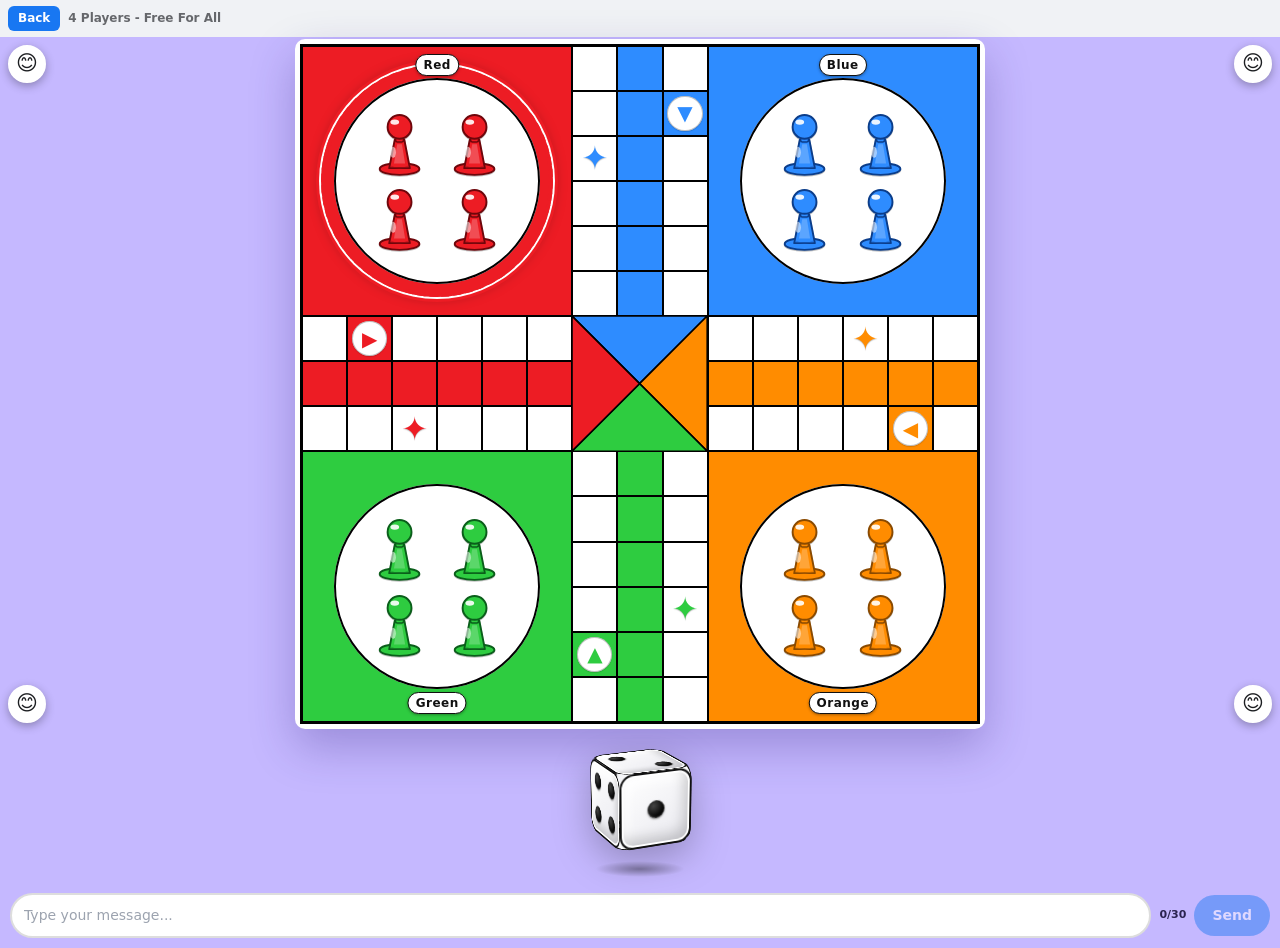
<file: Ludo-Game-Direct-English.html>
<!DOCTYPE html>
<html lang="en">
<head>
<meta charset="UTF-8">
<meta name="viewport" content="width=device-width, initial-scale=1, maximum-scale=1, user-scalable=no, viewport-fit=cover">
<title>Play Game</title>
<style>
/* ===== LOBBY (Style_1.css - unchanged) ===== */
*, ::before, ::after {
  --tw-border-spacing-x: 0;
  --tw-border-spacing-y: 0;
  --tw-translate-x: 0;
  --tw-translate-y: 0;
  --tw-rotate: 0;
  --tw-skew-x: 0;
  --tw-skew-y: 0;
  --tw-scale-x: 1;
  --tw-scale-y: 1;
  --tw-pan-x:  ;
  --tw-pan-y:  ;
  --tw-pinch-zoom:  ;
  --tw-scroll-snap-strictness: proximity;
  --tw-gradient-from-position:  ;
  --tw-gradient-via-position:  ;
  --tw-gradient-to-position:  ;
  --tw-ordinal:  ;
  --tw-slashed-zero:  ;
  --tw-numeric-figure:  ;
  --tw-numeric-spacing:  ;
  --tw-numeric-fraction:  ;
  --tw-ring-inset:  ;
  --tw-ring-offset-width: 0px;
  --tw-ring-offset-color: #fff;
  --tw-ring-color: rgb(59 130 246 / 0.5);
  --tw-ring-offset-shadow: 0 0 #0000;
  --tw-ring-shadow: 0 0 #0000;
  --tw-shadow: 0 0 #0000;
  --tw-shadow-colored: 0 0 #0000;
  --tw-blur:  ;
  --tw-brightness:  ;
  --tw-contrast:  ;
  --tw-grayscale:  ;
  --tw-hue-rotate:  ;
  --tw-invert:  ;
  --tw-saturate:  ;
  --tw-sepia:  ;
  --tw-drop-shadow:  ;
  --tw-backdrop-blur:  ;
  --tw-backdrop-brightness:  ;
  --tw-backdrop-contrast:  ;
  --tw-backdrop-grayscale:  ;
  --tw-backdrop-hue-rotate:  ;
  --tw-backdrop-invert:  ;
  --tw-backdrop-opacity:  ;
  --tw-backdrop-saturate:  ;
  --tw-backdrop-sepia:  ;
  --tw-contain-size:  ;
  --tw-contain-layout:  ;
  --tw-contain-paint:  ;
  --tw-contain-style:  ;
}

::backdrop {
  --tw-border-spacing-x: 0;
  --tw-border-spacing-y: 0;
  --tw-translate-x: 0;
  --tw-translate-y: 0;
  --tw-rotate: 0;
  --tw-skew-x: 0;
  --tw-skew-y: 0;
  --tw-scale-x: 1;
  --tw-scale-y: 1;
  --tw-pan-x:  ;
  --tw-pan-y:  ;
  --tw-pinch-zoom:  ;
  --tw-scroll-snap-strictness: proximity;
  --tw-gradient-from-position:  ;
  --tw-gradient-via-position:  ;
  --tw-gradient-to-position:  ;
  --tw-ordinal:  ;
  --tw-slashed-zero:  ;
  --tw-numeric-figure:  ;
  --tw-numeric-spacing:  ;
  --tw-numeric-fraction:  ;
  --tw-ring-inset:  ;
  --tw-ring-offset-width: 0px;
  --tw-ring-offset-color: #fff;
  --tw-ring-color: rgb(59 130 246 / 0.5);
  --tw-ring-offset-shadow: 0 0 #0000;
  --tw-ring-shadow: 0 0 #0000;
  --tw-shadow: 0 0 #0000;
  --tw-shadow-colored: 0 0 #0000;
  --tw-blur:  ;
  --tw-brightness:  ;
  --tw-contrast:  ;
  --tw-grayscale:  ;
  --tw-hue-rotate:  ;
  --tw-invert:  ;
  --tw-saturate:  ;
  --tw-sepia:  ;
  --tw-drop-shadow:  ;
  --tw-backdrop-blur:  ;
  --tw-backdrop-brightness:  ;
  --tw-backdrop-contrast:  ;
  --tw-backdrop-grayscale:  ;
  --tw-backdrop-hue-rotate:  ;
  --tw-backdrop-invert:  ;
  --tw-backdrop-opacity:  ;
  --tw-backdrop-saturate:  ;
  --tw-backdrop-sepia:  ;
  --tw-contain-size:  ;
  --tw-contain-layout:  ;
  --tw-contain-paint:  ;
  --tw-contain-style:  ;
}

/*
! tailwindcss v3.4.18 | MIT License | https://tailwindcss.com
*/

/*
1. Prevent padding and border from affecting element width. (https://github.com/mozdevs/cssremedy/issues/4)
2. Allow adding a border to an element by just adding a border-width. (https://github.com/tailwindcss/tailwindcss/pull/116)
*/

*,
::before,
::after {
  box-sizing: border-box;
  /* 1 */
  border-width: 0;
  /* 2 */
  border-style: solid;
  /* 2 */
  border-color: #e5e7eb;
  /* 2 */
}

::before,
::after {
  --tw-content: '';
}

/*
1. Use a consistent sensible line-height in all browsers.
2. Prevent adjustments of font size after orientation changes in iOS.
3. Use a more readable tab size.
4. Use the user's configured `sans` font-family by default.
5. Use the user's configured `sans` font-feature-settings by default.
6. Use the user's configured `sans` font-variation-settings by default.
7. Disable tap highlights on iOS
*/

html,
:host {
  line-height: 1.5;
  /* 1 */
  -webkit-text-size-adjust: 100%;
  /* 2 */
  -moz-tab-size: 4;
  /* 3 */
  -o-tab-size: 4;
     tab-size: 4;
  /* 3 */
  font-family: ui-sans-serif, system-ui, sans-serif, "Apple Color Emoji", "Segoe UI Emoji", "Segoe UI Symbol", "Noto Color Emoji";
  /* 4 */
  font-feature-settings: normal;
  /* 5 */
  font-variation-settings: normal;
  /* 6 */
  -webkit-tap-highlight-color: transparent;
  /* 7 */
}

/*
1. Remove the margin in all browsers.
2. Inherit line-height from `html` so users can set them as a class directly on the `html` element.
*/

body {
  margin: 0;
  /* 1 */
  line-height: inherit;
  /* 2 */
}

/*
1. Add the correct height in Firefox.
2. Correct the inheritance of border color in Firefox. (https://bugzilla.mozilla.org/show_bug.cgi?id=190655)
3. Ensure horizontal rules are visible by default.
*/

hr {
  height: 0;
  /* 1 */
  color: inherit;
  /* 2 */
  border-top-width: 1px;
  /* 3 */
}

/*
Add the correct text decoration in Chrome, Edge, and Safari.
*/

abbr:where([title]) {
  -webkit-text-decoration: underline dotted;
          text-decoration: underline dotted;
}

/*
Remove the default font size and weight for headings.
*/

h1,
h2,
h3,
h4,
h5,
h6 {
  font-size: inherit;
  font-weight: inherit;
}

/*
Reset links to optimize for opt-in styling instead of opt-out.
*/

a {
  color: inherit;
  text-decoration: inherit;
}

/*
Add the correct font weight in Edge and Safari.
*/

b,
strong {
  font-weight: bolder;
}

/*
1. Use the user's configured `mono` font-family by default.
2. Use the user's configured `mono` font-feature-settings by default.
3. Use the user's configured `mono` font-variation-settings by default.
4. Correct the odd `em` font sizing in all browsers.
*/

code,
kbd,
samp,
pre {
  font-family: ui-monospace, SFMono-Regular, Menlo, Monaco, Consolas, "Liberation Mono", "Courier New", monospace;
  /* 1 */
  font-feature-settings: normal;
  /* 2 */
  font-variation-settings: normal;
  /* 3 */
  font-size: 1em;
  /* 4 */
}

/*
Add the correct font size in all browsers.
*/

small {
  font-size: 80%;
}

/*
Prevent `sub` and `sup` elements from affecting the line height in all browsers.
*/

sub,
sup {
  font-size: 75%;
  line-height: 0;
  position: relative;
  vertical-align: baseline;
}

sub {
  bottom: -0.25em;
}

sup {
  top: -0.5em;
}

/*
1. Remove text indentation from table contents in Chrome and Safari. (https://bugs.chromium.org/p/chromium/issues/detail?id=999088, https://bugs.webkit.org/show_bug.cgi?id=201297)
2. Correct table border color inheritance in all Chrome and Safari. (https://bugs.chromium.org/p/chromium/issues/detail?id=935729, https://bugs.webkit.org/show_bug.cgi?id=195016)
3. Remove gaps between table borders by default.
*/

table {
  text-indent: 0;
  /* 1 */
  border-color: inherit;
  /* 2 */
  border-collapse: collapse;
  /* 3 */
}

/*
1. Change the font styles in all browsers.
2. Remove the margin in Firefox and Safari.
3. Remove default padding in all browsers.
*/

button,
input,
optgroup,
select,
textarea {
  font-family: inherit;
  /* 1 */
  font-feature-settings: inherit;
  /* 1 */
  font-variation-settings: inherit;
  /* 1 */
  font-size: 100%;
  /* 1 */
  font-weight: inherit;
  /* 1 */
  line-height: inherit;
  /* 1 */
  letter-spacing: inherit;
  /* 1 */
  color: inherit;
  /* 1 */
  margin: 0;
  /* 2 */
  padding: 0;
  /* 3 */
}

/*
Remove the inheritance of text transform in Edge and Firefox.
*/

button,
select {
  text-transform: none;
}

/*
1. Correct the inability to style clickable types in iOS and Safari.
2. Remove default button styles.
*/

button,
input:where([type='button']),
input:where([type='reset']),
input:where([type='submit']) {
  -webkit-appearance: button;
  /* 1 */
  background-color: transparent;
  /* 2 */
  background-image: none;
  /* 2 */
}

/*
Use the modern Firefox focus style for all focusable elements.
*/

:-moz-focusring {
  outline: auto;
}

/*
Remove the additional `:invalid` styles in Firefox. (https://github.com/mozilla/gecko-dev/blob/2f9eacd9d3d995c937b4251a5557d95d494c9be1/layout/style/res/forms.css#L728-L737)
*/

:-moz-ui-invalid {
  box-shadow: none;
}

/*
Add the correct vertical alignment in Chrome and Firefox.
*/

progress {
  vertical-align: baseline;
}

/*
Correct the cursor style of increment and decrement buttons in Safari.
*/

::-webkit-inner-spin-button,
::-webkit-outer-spin-button {
  height: auto;
}

/*
1. Correct the odd appearance in Chrome and Safari.
2. Correct the outline style in Safari.
*/

[type='search'] {
  -webkit-appearance: textfield;
  /* 1 */
  outline-offset: -2px;
  /* 2 */
}

/*
Remove the inner padding in Chrome and Safari on macOS.
*/

::-webkit-search-decoration {
  -webkit-appearance: none;
}

/*
1. Correct the inability to style clickable types in iOS and Safari.
2. Change font properties to `inherit` in Safari.
*/

::-webkit-file-upload-button {
  -webkit-appearance: button;
  /* 1 */
  font: inherit;
  /* 2 */
}

/*
Add the correct display in Chrome and Safari.
*/

summary {
  display: list-item;
}

/*
Removes the default spacing and border for appropriate elements.
*/

blockquote,
dl,
dd,
h1,
h2,
h3,
h4,
h5,
h6,
hr,
figure,
p,
pre {
  margin: 0;
}

fieldset {
  margin: 0;
  padding: 0;
}

legend {
  padding: 0;
}

ol,
ul,
menu {
  list-style: none;
  margin: 0;
  padding: 0;
}

/*
Reset default styling for dialogs.
*/

dialog {
  padding: 0;
}

/*
Prevent resizing textareas horizontally by default.
*/

textarea {
  resize: vertical;
}

/*
1. Reset the default placeholder opacity in Firefox. (https://github.com/tailwindlabs/tailwindcss/issues/3300)
2. Set the default placeholder color to the user's configured gray 400 color.
*/

input::-moz-placeholder, textarea::-moz-placeholder {
  opacity: 1;
  /* 1 */
  color: #9ca3af;
  /* 2 */
}

input::placeholder,
textarea::placeholder {
  opacity: 1;
  /* 1 */
  color: #9ca3af;
  /* 2 */
}

/*
Set the default cursor for buttons.
*/

button,
[role="button"] {
  cursor: pointer;
}

/*
Make sure disabled buttons don't get the pointer cursor.
*/

:disabled {
  cursor: default;
}

/*
1. Make replaced elements `display: block` by default. (https://github.com/mozdevs/cssremedy/issues/14)
2. Add `vertical-align: middle` to align replaced elements more sensibly by default. (https://github.com/jensimmons/cssremedy/issues/14#issuecomment-634934210)
   This can trigger a poorly considered lint error in some tools but is included by design.
*/

img,
svg,
video,
canvas,
audio,
iframe,
embed,
object {
  display: block;
  /* 1 */
  vertical-align: middle;
  /* 2 */
}

/*
Constrain images and videos to the parent width and preserve their intrinsic aspect ratio. (https://github.com/mozdevs/cssremedy/issues/14)
*/

img,
video {
  max-width: 100%;
  height: auto;
}

/* Make elements with the HTML hidden attribute stay hidden by default */

[hidden]:where(:not([hidden="until-found"])) {
  display: none;
}

.fixed {
  position: fixed;
}

.absolute {
  position: absolute;
}

.relative {
  position: relative;
}

.sticky {
  position: sticky;
}

.inset-0 {
  inset: 0px;
}

.bottom-5 {
  bottom: 1.25rem;
}

.left-1\/2 {
  left: 50%;
}

.right-3 {
  right: 0.75rem;
}

.top-1\/2 {
  top: 50%;
}

.top-\[var\(--safe-area-inset-top\)\] {
  top: var(--safe-area-inset-top);
}

.z-20 {
  z-index: 20;
}

.z-50 {
  z-index: 50;
}

.mx-auto {
  margin-left: auto;
  margin-right: auto;
}

.mb-2 {
  margin-bottom: 0.5rem;
}

.mb-4 {
  margin-bottom: 1rem;
}

.mb-5 {
  margin-bottom: 1.25rem;
}

.mt-1 {
  margin-top: 0.25rem;
}

.mt-2 {
  margin-top: 0.5rem;
}

.mt-3 {
  margin-top: 0.75rem;
}

.mt-4 {
  margin-top: 1rem;
}

.mt-5 {
  margin-top: 1.25rem;
}

.block {
  display: block;
}

.flex {
  display: flex;
}

.inline-flex {
  display: inline-flex;
}

.table {
  display: table;
}

.grid {
  display: grid;
}

.h-1\.5 {
  height: 0.375rem;
}

.h-11 {
  height: 2.75rem;
}

.h-12 {
  height: 3rem;
}

.h-14 {
  height: 3.5rem;
}

.h-2 {
  height: 0.5rem;
}

.h-9 {
  height: 2.25rem;
}

.h-full {
  height: 100%;
}

.max-h-\[560px\] {
  max-height: 560px;
}

.min-h-\[calc\(100vh-var\(--safe-area-inset-top\)\)\] {
  min-height: calc(100vh - var(--safe-area-inset-top));
}

.min-h-screen {
  min-height: 100vh;
}

.w-1\.5 {
  width: 0.375rem;
}

.w-11 {
  width: 2.75rem;
}

.w-12 {
  width: 3rem;
}

.w-14 {
  width: 3.5rem;
}

.w-2 {
  width: 0.5rem;
}

.w-9 {
  width: 2.25rem;
}

.w-\[calc\(100\%-2rem\)\] {
  width: calc(100% - 2rem);
}

.w-full {
  width: 100%;
}

.min-w-0 {
  min-width: 0px;
}

.min-w-\[560px\] {
  min-width: 560px;
}

.max-w-\[140px\] {
  max-width: 140px;
}

.max-w-\[240px\] {
  max-width: 240px;
}

.max-w-\[420px\] {
  max-width: 420px;
}

.max-w-\[680px\] {
  max-width: 680px;
}

.max-w-\[980px\] {
  max-width: 980px;
}

.max-w-md {
  max-width: 28rem;
}

.max-w-sm {
  max-width: 24rem;
}

.flex-1 {
  flex: 1 1 0%;
}

.shrink-0 {
  flex-shrink: 0;
}

.border-collapse {
  border-collapse: collapse;
}

.-translate-x-1\/2 {
  --tw-translate-x: -50%;
  transform: translate(var(--tw-translate-x), var(--tw-translate-y)) rotate(var(--tw-rotate)) skewX(var(--tw-skew-x)) skewY(var(--tw-skew-y)) scaleX(var(--tw-scale-x)) scaleY(var(--tw-scale-y));
}

.-translate-y-1\/2 {
  --tw-translate-y: -50%;
  transform: translate(var(--tw-translate-x), var(--tw-translate-y)) rotate(var(--tw-rotate)) skewX(var(--tw-skew-x)) skewY(var(--tw-skew-y)) scaleX(var(--tw-scale-x)) scaleY(var(--tw-scale-y));
}

@keyframes ping {
  75%, 100% {
    transform: scale(2);
    opacity: 0;
  }
}

.animate-ping {
  animation: ping 1s cubic-bezier(0, 0, 0.2, 1) infinite;
}

@keyframes spin {
  to {
    transform: rotate(360deg);
  }
}

.animate-spin {
  animation: spin 1s linear infinite;
}

.grid-cols-1 {
  grid-template-columns: repeat(1, minmax(0, 1fr));
}

.grid-cols-3 {
  grid-template-columns: repeat(3, minmax(0, 1fr));
}

.flex-col {
  flex-direction: column;
}

.items-start {
  align-items: flex-start;
}

.items-center {
  align-items: center;
}

.justify-center {
  justify-content: center;
}

.justify-between {
  justify-content: space-between;
}

.gap-1 {
  gap: 0.25rem;
}

.gap-1\.5 {
  gap: 0.375rem;
}

.gap-2 {
  gap: 0.5rem;
}

.gap-3 {
  gap: 0.75rem;
}

.gap-4 {
  gap: 1rem;
}

.gap-8 {
  gap: 2rem;
}

.space-y-3 > :not([hidden]) ~ :not([hidden]) {
  --tw-space-y-reverse: 0;
  margin-top: calc(0.75rem * calc(1 - var(--tw-space-y-reverse)));
  margin-bottom: calc(0.75rem * var(--tw-space-y-reverse));
}

.divide-y > :not([hidden]) ~ :not([hidden]) {
  --tw-divide-y-reverse: 0;
  border-top-width: calc(1px * calc(1 - var(--tw-divide-y-reverse)));
  border-bottom-width: calc(1px * var(--tw-divide-y-reverse));
}

.divide-\[\#eee\] > :not([hidden]) ~ :not([hidden]) {
  --tw-divide-opacity: 1;
  border-color: rgb(238 238 238 / var(--tw-divide-opacity, 1));
}

.overflow-auto {
  overflow: auto;
}

.overflow-hidden {
  overflow: hidden;
}

.overflow-x-clip {
  overflow-x: clip;
}

.truncate {
  overflow: hidden;
  text-overflow: ellipsis;
  white-space: nowrap;
}

.rounded {
  border-radius: 0.25rem;
}

.rounded-full {
  border-radius: 9999px;
}

.rounded-md {
  border-radius: 0.375rem;
}

.border {
  border-width: 1px;
}

.border-4 {
  border-width: 4px;
}

.border-b {
  border-bottom-width: 1px;
}

.border-t {
  border-top-width: 1px;
}

.border-\[\#ddd\] {
  --tw-border-opacity: 1;
  border-color: rgb(221 221 221 / var(--tw-border-opacity, 1));
}

.border-\[\#e4e6eb\] {
  --tw-border-opacity: 1;
  border-color: rgb(228 230 235 / var(--tw-border-opacity, 1));
}

.border-\[\#eee\] {
  --tw-border-opacity: 1;
  border-color: rgb(238 238 238 / var(--tw-border-opacity, 1));
}

.border-t-\[\#1877f2\] {
  --tw-border-opacity: 1;
  border-top-color: rgb(24 119 242 / var(--tw-border-opacity, 1));
}

.bg-\[\#1877f2\] {
  --tw-bg-opacity: 1;
  background-color: rgb(24 119 242 / var(--tw-bg-opacity, 1));
}

.bg-\[\#2f9e1f\] {
  --tw-bg-opacity: 1;
  background-color: rgb(47 158 31 / var(--tw-bg-opacity, 1));
}

.bg-\[\#42b72a\] {
  --tw-bg-opacity: 1;
  background-color: rgb(66 183 42 / var(--tw-bg-opacity, 1));
}

.bg-\[\#e4e6eb\] {
  --tw-bg-opacity: 1;
  background-color: rgb(228 230 235 / var(--tw-bg-opacity, 1));
}

.bg-\[\#e7f3ff\] {
  --tw-bg-opacity: 1;
  background-color: rgb(231 243 255 / var(--tw-bg-opacity, 1));
}

.bg-\[\#e7f9e2\] {
  --tw-bg-opacity: 1;
  background-color: rgb(231 249 226 / var(--tw-bg-opacity, 1));
}

.bg-\[\#f0f2f5\] {
  --tw-bg-opacity: 1;
  background-color: rgb(240 242 245 / var(--tw-bg-opacity, 1));
}

.bg-\[\#ffe7e7\] {
  --tw-bg-opacity: 1;
  background-color: rgb(255 231 231 / var(--tw-bg-opacity, 1));
}

.bg-black\/50 {
  background-color: rgb(0 0 0 / 0.5);
}

.bg-white {
  --tw-bg-opacity: 1;
  background-color: rgb(255 255 255 / var(--tw-bg-opacity, 1));
}

.p-1 {
  padding: 0.25rem;
}

.p-4 {
  padding: 1rem;
}

.p-5 {
  padding: 1.25rem;
}

.p-6 {
  padding: 1.5rem;
}

.px-1 {
  padding-left: 0.25rem;
  padding-right: 0.25rem;
}

.px-2 {
  padding-left: 0.5rem;
  padding-right: 0.5rem;
}

.px-2\.5 {
  padding-left: 0.625rem;
  padding-right: 0.625rem;
}

.px-3 {
  padding-left: 0.75rem;
  padding-right: 0.75rem;
}

.px-4 {
  padding-left: 1rem;
  padding-right: 1rem;
}

.px-5 {
  padding-left: 1.25rem;
  padding-right: 1.25rem;
}

.py-0\.5 {
  padding-top: 0.125rem;
  padding-bottom: 0.125rem;
}

.py-1 {
  padding-top: 0.25rem;
  padding-bottom: 0.25rem;
}

.py-1\.5 {
  padding-top: 0.375rem;
  padding-bottom: 0.375rem;
}

.py-2 {
  padding-top: 0.5rem;
  padding-bottom: 0.5rem;
}

.py-3 {
  padding-top: 0.75rem;
  padding-bottom: 0.75rem;
}

.py-6 {
  padding-top: 1.5rem;
  padding-bottom: 1.5rem;
}

.pr-12 {
  padding-right: 3rem;
}

.pt-\[var\(--safe-area-inset-top\)\] {
  padding-top: var(--safe-area-inset-top);
}

.text-left {
  text-align: left;
}

.text-center {
  text-align: center;
}

.text-right {
  text-align: right;
}

.text-2xl {
  font-size: 1.5rem;
  line-height: 2rem;
}

.text-3xl {
  font-size: 1.875rem;
  line-height: 2.25rem;
}

.text-5xl {
  font-size: 3rem;
  line-height: 1;
}

.text-\[10px\] {
  font-size: 10px;
}

.text-\[11px\] {
  font-size: 11px;
}

.text-base {
  font-size: 1rem;
  line-height: 1.5rem;
}

.text-lg {
  font-size: 1.125rem;
  line-height: 1.75rem;
}

.text-sm {
  font-size: 0.875rem;
  line-height: 1.25rem;
}

.text-xl {
  font-size: 1.25rem;
  line-height: 1.75rem;
}

.text-xs {
  font-size: 0.75rem;
  line-height: 1rem;
}

.font-bold {
  font-weight: 700;
}

.font-semibold {
  font-weight: 600;
}

.uppercase {
  text-transform: uppercase;
}

.leading-5 {
  line-height: 1.25rem;
}

.leading-6 {
  line-height: 1.5rem;
}

.leading-8 {
  line-height: 2rem;
}

.leading-none {
  line-height: 1;
}

.leading-tight {
  line-height: 1.25;
}

.text-\[\#1877f2\] {
  --tw-text-opacity: 1;
  color: rgb(24 119 242 / var(--tw-text-opacity, 1));
}

.text-\[\#1c1e21\] {
  --tw-text-opacity: 1;
  color: rgb(28 30 33 / var(--tw-text-opacity, 1));
}

.text-\[\#1d7a1d\] {
  --tw-text-opacity: 1;
  color: rgb(29 122 29 / var(--tw-text-opacity, 1));
}

.text-\[\#65676b\] {
  --tw-text-opacity: 1;
  color: rgb(101 103 107 / var(--tw-text-opacity, 1));
}

.text-\[\#b00020\] {
  --tw-text-opacity: 1;
  color: rgb(176 0 32 / var(--tw-text-opacity, 1));
}

.text-white {
  --tw-text-opacity: 1;
  color: rgb(255 255 255 / var(--tw-text-opacity, 1));
}

.opacity-75 {
  opacity: 0.75;
}

.shadow {
  --tw-shadow: 0 1px 3px 0 rgb(0 0 0 / 0.1), 0 1px 2px -1px rgb(0 0 0 / 0.1);
  --tw-shadow-colored: 0 1px 3px 0 var(--tw-shadow-color), 0 1px 2px -1px var(--tw-shadow-color);
  box-shadow: var(--tw-ring-offset-shadow, 0 0 #0000), var(--tw-ring-shadow, 0 0 #0000), var(--tw-shadow);
}

.filter {
  filter: var(--tw-blur) var(--tw-brightness) var(--tw-contrast) var(--tw-grayscale) var(--tw-hue-rotate) var(--tw-invert) var(--tw-saturate) var(--tw-sepia) var(--tw-drop-shadow);
}

.transition-all {
  transition-property: all;
  transition-timing-function: cubic-bezier(0.4, 0, 0.2, 1);
  transition-duration: 150ms;
}

.duration-500 {
  transition-duration: 500ms;
}

:root{
  --bg:#f0f2f5;
  --surface:#ffffff;
  --surface-2:#f0f2f5;
  --line:#ddd;
  --text:#1c1e21;
  --muted:#65676b;
  --blue:#1877f2;
  --green:#42b72a;
}

@media (prefers-color-scheme: dark){
  :root{
    --bg:#f0f2f5;
    --surface:#ffffff;
    --surface-2:#f0f2f5;
    --text:#1c1e21;
    --muted:#65676b;
  }
}

*{
  box-sizing:border-box;
}

html,body,#root{
  min-height:100%;
}

body{
  margin:0;
  background:var(--bg);
  color:var(--text);
  font-family:system-ui,-apple-system,BlinkMacSystemFont,"Segoe UI",Helvetica,Arial,sans-serif;
}

button,input{
  font:inherit;
}

button{
  cursor:pointer;
}

.card{
  background:#fff;
  border:1px solid #ddd;
  border-radius:8px;
  box-shadow:0 1px 2px rgba(0,0,0,.1);
}

.input{
  width:100%;
  background:#fff;
  border:1px solid #ddd;
  color:var(--text);
  border-radius:6px;
  padding:14px 15px;
  outline:none;
}

.input:focus{
  border-color:#1877f2;
  box-shadow:0 0 0 1px #1877f2;
}

.input::-moz-placeholder{
  color:#65676b;
}

.input::placeholder{
  color:#65676b;
}

.btn-main{
  background:#1877f2;
  color:#fff;
}

.btn-main:hover{
  background:#166fe5;
}

.btn-secondary{
  background:#e4e6eb;
  color:#1c1e21;
}

.btn-secondary:hover{
  background:#d8dadf;
}

.toggle{
  width:52px;
  height:28px;
  border-radius:99px;
  padding:3px;
  background:#ccd0d5;
  border:1px solid #ccd0d5;
  position:relative;
}

.toggle.on{
  background:#1877f2;
  border-color:#1877f2;
}

.toggle span{
  display:block;
  width:20px;
  height:20px;
  border-radius:50%;
  background:white;
}

.toggle.on span{
  transform:translateX(24px);
}

.hover\:bg-\[\#f0f2f5\]:hover {
  --tw-bg-opacity: 1;
  background-color: rgb(240 242 245 / var(--tw-bg-opacity, 1));
}

.hover\:bg-\[\#f5f6f7\]:hover {
  --tw-bg-opacity: 1;
  background-color: rgb(245 246 247 / var(--tw-bg-opacity, 1));
}

.hover\:underline:hover {
  text-decoration-line: underline;
}

@media (min-width: 640px) {
  .sm\:max-w-none {
    max-width: none;
  }

  .sm\:grid-cols-2 {
    grid-template-columns: repeat(2, minmax(0, 1fr));
  }

  .sm\:p-6 {
    padding: 1.5rem;
  }

  .sm\:text-2xl {
    font-size: 1.5rem;
    line-height: 2rem;
  }

  .sm\:text-3xl {
    font-size: 1.875rem;
    line-height: 2.25rem;
  }

  .sm\:text-6xl {
    font-size: 3.75rem;
    line-height: 1;
  }
}

@media (min-width: 768px) {
  .md\:mx-0 {
    margin-left: 0px;
    margin-right: 0px;
  }

  .md\:grid-cols-2 {
    grid-template-columns: repeat(2, minmax(0, 1fr));
  }

  .md\:text-left {
    text-align: left;
  }
}

/* ===== LUDO GAME (Style.css - unchanged) ===== */
*, ::before, ::after {
  --tw-border-spacing-x: 0;
  --tw-border-spacing-y: 0;
  --tw-translate-x: 0;
  --tw-translate-y: 0;
  --tw-rotate: 0;
  --tw-skew-x: 0;
  --tw-skew-y: 0;
  --tw-scale-x: 1;
  --tw-scale-y: 1;
  --tw-pan-x:  ;
  --tw-pan-y:  ;
  --tw-pinch-zoom:  ;
  --tw-scroll-snap-strictness: proximity;
  --tw-gradient-from-position:  ;
  --tw-gradient-via-position:  ;
  --tw-gradient-to-position:  ;
  --tw-ordinal:  ;
  --tw-slashed-zero:  ;
  --tw-numeric-figure:  ;
  --tw-numeric-spacing:  ;
  --tw-numeric-fraction:  ;
  --tw-ring-inset:  ;
  --tw-ring-offset-width: 0px;
  --tw-ring-offset-color: #fff;
  --tw-ring-color: rgb(59 130 246 / 0.5);
  --tw-ring-offset-shadow: 0 0 #0000;
  --tw-ring-shadow: 0 0 #0000;
  --tw-shadow: 0 0 #0000;
  --tw-shadow-colored: 0 0 #0000;
  --tw-blur:  ;
  --tw-brightness:  ;
  --tw-contrast:  ;
  --tw-grayscale:  ;
  --tw-hue-rotate:  ;
  --tw-invert:  ;
  --tw-saturate:  ;
  --tw-sepia:  ;
  --tw-drop-shadow:  ;
  --tw-backdrop-blur:  ;
  --tw-backdrop-brightness:  ;
  --tw-backdrop-contrast:  ;
  --tw-backdrop-grayscale:  ;
  --tw-backdrop-hue-rotate:  ;
  --tw-backdrop-invert:  ;
  --tw-backdrop-opacity:  ;
  --tw-backdrop-saturate:  ;
  --tw-backdrop-sepia:  ;
  --tw-contain-size:  ;
  --tw-contain-layout:  ;
  --tw-contain-paint:  ;
  --tw-contain-style:  ;
}

::backdrop {
  --tw-border-spacing-x: 0;
  --tw-border-spacing-y: 0;
  --tw-translate-x: 0;
  --tw-translate-y: 0;
  --tw-rotate: 0;
  --tw-skew-x: 0;
  --tw-skew-y: 0;
  --tw-scale-x: 1;
  --tw-scale-y: 1;
  --tw-pan-x:  ;
  --tw-pan-y:  ;
  --tw-pinch-zoom:  ;
  --tw-scroll-snap-strictness: proximity;
  --tw-gradient-from-position:  ;
  --tw-gradient-via-position:  ;
  --tw-gradient-to-position:  ;
  --tw-ordinal:  ;
  --tw-slashed-zero:  ;
  --tw-numeric-figure:  ;
  --tw-numeric-spacing:  ;
  --tw-numeric-fraction:  ;
  --tw-ring-inset:  ;
  --tw-ring-offset-width: 0px;
  --tw-ring-offset-color: #fff;
  --tw-ring-color: rgb(59 130 246 / 0.5);
  --tw-ring-offset-shadow: 0 0 #0000;
  --tw-ring-shadow: 0 0 #0000;
  --tw-shadow: 0 0 #0000;
  --tw-shadow-colored: 0 0 #0000;
  --tw-blur:  ;
  --tw-brightness:  ;
  --tw-contrast:  ;
  --tw-grayscale:  ;
  --tw-hue-rotate:  ;
  --tw-invert:  ;
  --tw-saturate:  ;
  --tw-sepia:  ;
  --tw-drop-shadow:  ;
  --tw-backdrop-blur:  ;
  --tw-backdrop-brightness:  ;
  --tw-backdrop-contrast:  ;
  --tw-backdrop-grayscale:  ;
  --tw-backdrop-hue-rotate:  ;
  --tw-backdrop-invert:  ;
  --tw-backdrop-opacity:  ;
  --tw-backdrop-saturate:  ;
  --tw-backdrop-sepia:  ;
  --tw-contain-size:  ;
  --tw-contain-layout:  ;
  --tw-contain-paint:  ;
  --tw-contain-style:  ;
}

/*
! tailwindcss v3.4.18 | MIT License | https://tailwindcss.com
*/

/*
1. Prevent padding and border from affecting element width. (https://github.com/mozdevs/cssremedy/issues/4)
2. Allow adding a border to an element by just adding a border-width. (https://github.com/tailwindcss/tailwindcss/pull/116)
*/

*,
::before,
::after {
  box-sizing: border-box;
  /* 1 */
  border-width: 0;
  /* 2 */
  border-style: solid;
  /* 2 */
  border-color: #e5e7eb;
  /* 2 */
}

::before,
::after {
  --tw-content: '';
}

/*
1. Use a consistent sensible line-height in all browsers.
2. Prevent adjustments of font size after orientation changes in iOS.
3. Use a more readable tab size.
4. Use the user's configured `sans` font-family by default.
5. Use the user's configured `sans` font-feature-settings by default.
6. Use the user's configured `sans` font-variation-settings by default.
7. Disable tap highlights on iOS
*/

html,
:host {
  line-height: 1.5;
  /* 1 */
  -webkit-text-size-adjust: 100%;
  /* 2 */
  -moz-tab-size: 4;
  /* 3 */
  -o-tab-size: 4;
     tab-size: 4;
  /* 3 */
  font-family: ui-sans-serif, system-ui, sans-serif, "Apple Color Emoji", "Segoe UI Emoji", "Segoe UI Symbol", "Noto Color Emoji";
  /* 4 */
  font-feature-settings: normal;
  /* 5 */
  font-variation-settings: normal;
  /* 6 */
  -webkit-tap-highlight-color: transparent;
  /* 7 */
}

/*
1. Remove the margin in all browsers.
2. Inherit line-height from `html` so users can set them as a class directly on the `html` element.
*/

body {
  margin: 0;
  /* 1 */
  line-height: inherit;
  /* 2 */
}

/*
1. Add the correct height in Firefox.
2. Correct the inheritance of border color in Firefox. (https://bugzilla.mozilla.org/show_bug.cgi?id=190655)
3. Ensure horizontal rules are visible by default.
*/

hr {
  height: 0;
  /* 1 */
  color: inherit;
  /* 2 */
  border-top-width: 1px;
  /* 3 */
}

/*
Add the correct text decoration in Chrome, Edge, and Safari.
*/

abbr:where([title]) {
  -webkit-text-decoration: underline dotted;
          text-decoration: underline dotted;
}

/*
Remove the default font size and weight for headings.
*/

h1,
h2,
h3,
h4,
h5,
h6 {
  font-size: inherit;
  font-weight: inherit;
}

/*
Reset links to optimize for opt-in styling instead of opt-out.
*/

a {
  color: inherit;
  text-decoration: inherit;
}

/*
Add the correct font weight in Edge and Safari.
*/

b,
strong {
  font-weight: bolder;
}

/*
1. Use the user's configured `mono` font-family by default.
2. Use the user's configured `mono` font-feature-settings by default.
3. Use the user's configured `mono` font-variation-settings by default.
4. Correct the odd `em` font sizing in all browsers.
*/

code,
kbd,
samp,
pre {
  font-family: ui-monospace, SFMono-Regular, Menlo, Monaco, Consolas, "Liberation Mono", "Courier New", monospace;
  /* 1 */
  font-feature-settings: normal;
  /* 2 */
  font-variation-settings: normal;
  /* 3 */
  font-size: 1em;
  /* 4 */
}

/*
Add the correct font size in all browsers.
*/

small {
  font-size: 80%;
}

/*
Prevent `sub` and `sup` elements from affecting the line height in all browsers.
*/

sub,
sup {
  font-size: 75%;
  line-height: 0;
  position: relative;
  vertical-align: baseline;
}

sub {
  bottom: -0.25em;
}

sup {
  top: -0.5em;
}

/*
1. Remove text indentation from table contents in Chrome and Safari. (https://bugs.chromium.org/p/chromium/issues/detail?id=999088, https://bugs.webkit.org/show_bug.cgi?id=201297)
2. Correct table border color inheritance in all Chrome and Safari. (https://bugs.chromium.org/p/chromium/issues/detail?id=935729, https://bugs.webkit.org/show_bug.cgi?id=195016)
3. Remove gaps between table borders by default.
*/

table {
  text-indent: 0;
  /* 1 */
  border-color: inherit;
  /* 2 */
  border-collapse: collapse;
  /* 3 */
}

/*
1. Change the font styles in all browsers.
2. Remove the margin in Firefox and Safari.
3. Remove default padding in all browsers.
*/

button,
input,
optgroup,
select,
textarea {
  font-family: inherit;
  /* 1 */
  font-feature-settings: inherit;
  /* 1 */
  font-variation-settings: inherit;
  /* 1 */
  font-size: 100%;
  /* 1 */
  font-weight: inherit;
  /* 1 */
  line-height: inherit;
  /* 1 */
  letter-spacing: inherit;
  /* 1 */
  color: inherit;
  /* 1 */
  margin: 0;
  /* 2 */
  padding: 0;
  /* 3 */
}

/*
Remove the inheritance of text transform in Edge and Firefox.
*/

button,
select {
  text-transform: none;
}

/*
1. Correct the inability to style clickable types in iOS and Safari.
2. Remove default button styles.
*/

button,
input:where([type='button']),
input:where([type='reset']),
input:where([type='submit']) {
  -webkit-appearance: button;
  /* 1 */
  background-color: transparent;
  /* 2 */
  background-image: none;
  /* 2 */
}

/*
Use the modern Firefox focus style for all focusable elements.
*/

:-moz-focusring {
  outline: auto;
}

/*
Remove the additional `:invalid` styles in Firefox. (https://github.com/mozilla/gecko-dev/blob/2f9eacd9d3d995c937b4251a5557d95d494c9be1/layout/style/res/forms.css#L728-L737)
*/

:-moz-ui-invalid {
  box-shadow: none;
}

/*
Add the correct vertical alignment in Chrome and Firefox.
*/

progress {
  vertical-align: baseline;
}

/*
Correct the cursor style of increment and decrement buttons in Safari.
*/

::-webkit-inner-spin-button,
::-webkit-outer-spin-button {
  height: auto;
}

/*
1. Correct the odd appearance in Chrome and Safari.
2. Correct the outline style in Safari.
*/

[type='search'] {
  -webkit-appearance: textfield;
  /* 1 */
  outline-offset: -2px;
  /* 2 */
}

/*
Remove the inner padding in Chrome and Safari on macOS.
*/

::-webkit-search-decoration {
  -webkit-appearance: none;
}

/*
1. Correct the inability to style clickable types in iOS and Safari.
2. Change font properties to `inherit` in Safari.
*/

::-webkit-file-upload-button {
  -webkit-appearance: button;
  /* 1 */
  font: inherit;
  /* 2 */
}

/*
Add the correct display in Chrome and Safari.
*/

summary {
  display: list-item;
}

/*
Removes the default spacing and border for appropriate elements.
*/

blockquote,
dl,
dd,
h1,
h2,
h3,
h4,
h5,
h6,
hr,
figure,
p,
pre {
  margin: 0;
}

fieldset {
  margin: 0;
  padding: 0;
}

legend {
  padding: 0;
}

ol,
ul,
menu {
  list-style: none;
  margin: 0;
  padding: 0;
}

/*
Reset default styling for dialogs.
*/

dialog {
  padding: 0;
}

/*
Prevent resizing textareas horizontally by default.
*/

textarea {
  resize: vertical;
}

/*
1. Reset the default placeholder opacity in Firefox. (https://github.com/tailwindlabs/tailwindcss/issues/3300)
2. Set the default placeholder color to the user's configured gray 400 color.
*/

input::-moz-placeholder, textarea::-moz-placeholder {
  opacity: 1;
  /* 1 */
  color: #9ca3af;
  /* 2 */
}

input::placeholder,
textarea::placeholder {
  opacity: 1;
  /* 1 */
  color: #9ca3af;
  /* 2 */
}

/*
Set the default cursor for buttons.
*/

button,
[role="button"] {
  cursor: pointer;
}

/*
Make sure disabled buttons don't get the pointer cursor.
*/

:disabled {
  cursor: default;
}

/*
1. Make replaced elements `display: block` by default. (https://github.com/mozdevs/cssremedy/issues/14)
2. Add `vertical-align: middle` to align replaced elements more sensibly by default. (https://github.com/jensimmons/cssremedy/issues/14#issuecomment-634934210)
   This can trigger a poorly considered lint error in some tools but is included by design.
*/

img,
svg,
video,
canvas,
audio,
iframe,
embed,
object {
  display: block;
  /* 1 */
  vertical-align: middle;
  /* 2 */
}

/*
Constrain images and videos to the parent width and preserve their intrinsic aspect ratio. (https://github.com/mozdevs/cssremedy/issues/14)
*/

img,
video {
  max-width: 100%;
  height: auto;
}

/* Make elements with the HTML hidden attribute stay hidden by default */

[hidden]:where(:not([hidden="until-found"])) {
  display: none;
}

.visible {
  visibility: visible;
}

.absolute {
  position: absolute;
}

.relative {
  position: relative;
}

.inset-0 {
  inset: 0px;
}

.z-10 {
  z-index: 10;
}

.block {
  display: block;
}

.flex {
  display: flex;
}

.grid {
  display: grid;
}

.hidden {
  display: none;
}

.aspect-square {
  aspect-ratio: 1 / 1;
}

.h-24 {
  height: 6rem;
}

.h-\[34\%\] {
  height: 34%;
}

.h-\[76\%\] {
  height: 76%;
}

.h-\[86\%\] {
  height: 86%;
}

.h-full {
  height: 100%;
}

.min-h-0 {
  min-height: 0px;
}

.min-h-screen {
  min-height: 100vh;
}

.w-24 {
  width: 6rem;
}

.w-\[22\%\] {
  width: 22%;
}

.w-\[76\%\] {
  width: 76%;
}

.w-\[86\%\] {
  width: 86%;
}

.w-full {
  width: 100%;
}

.min-w-0 {
  min-width: 0px;
}

.max-w-\[640px\] {
  max-width: 640px;
}

.shrink-0 {
  flex-shrink: 0;
}

.transform {
  transform: translate(var(--tw-translate-x), var(--tw-translate-y)) rotate(var(--tw-rotate)) skewX(var(--tw-skew-x)) skewY(var(--tw-skew-y)) scaleX(var(--tw-scale-x)) scaleY(var(--tw-scale-y));
}

.cursor-pointer {
  cursor: pointer;
}

.select-none {
  -webkit-user-select: none;
     -moz-user-select: none;
          user-select: none;
}

.grid-cols-2 {
  grid-template-columns: repeat(2, minmax(0, 1fr));
}

.grid-cols-3 {
  grid-template-columns: repeat(3, minmax(0, 1fr));
}

.grid-rows-2 {
  grid-template-rows: repeat(2, minmax(0, 1fr));
}

.grid-rows-3 {
  grid-template-rows: repeat(3, minmax(0, 1fr));
}

.flex-col {
  flex-direction: column;
}

.place-items-center {
  place-items: center;
}

.items-start {
  align-items: flex-start;
}

.items-center {
  align-items: center;
}

.justify-center {
  justify-content: center;
}

.gap-1 {
  gap: 0.25rem;
}

.gap-4 {
  gap: 1rem;
}

.gap-5 {
  gap: 1.25rem;
}

.overflow-hidden {
  overflow: hidden;
}

.rounded-2xl {
  border-radius: 1rem;
}

.rounded-full {
  border-radius: 9999px;
}

.border-2 {
  border-width: 2px;
}

.border-4 {
  border-width: 4px;
}

.border-black {
  --tw-border-opacity: 1;
  border-color: rgb(0 0 0 / var(--tw-border-opacity, 1));
}

.bg-\[var\(--lavender\)\] {
  background-color: var(--lavender);
}

.bg-black {
  --tw-bg-opacity: 1;
  background-color: rgb(0 0 0 / var(--tw-bg-opacity, 1));
}

.bg-transparent {
  background-color: transparent;
}

.bg-white {
  --tw-bg-opacity: 1;
  background-color: rgb(255 255 255 / var(--tw-bg-opacity, 1));
}

.p-3 {
  padding: 0.75rem;
}

.p-\[10\%\] {
  padding: 10%;
}

.p-\[14px\] {
  padding: 14px;
}

.p-\[2px\] {
  padding: 2px;
}

.px-3 {
  padding-left: 0.75rem;
  padding-right: 0.75rem;
}

.px-8 {
  padding-left: 2rem;
  padding-right: 2rem;
}

.py-3 {
  padding-top: 0.75rem;
  padding-bottom: 0.75rem;
}

.py-4 {
  padding-top: 1rem;
  padding-bottom: 1rem;
}

.text-base {
  font-size: 1rem;
  line-height: 1.5rem;
}

.font-black {
  font-weight: 900;
}

.leading-none {
  line-height: 1;
}

.text-white {
  --tw-text-opacity: 1;
  color: rgb(255 255 255 / var(--tw-text-opacity, 1));
}

.shadow-\[0_10px_24px_rgba\(0\2c 0\2c 0\2c 0\.25\)\] {
  --tw-shadow: 0 10px 24px rgba(0,0,0,0.25);
  --tw-shadow-colored: 0 10px 24px var(--tw-shadow-color);
  box-shadow: var(--tw-ring-offset-shadow, 0 0 #0000), var(--tw-ring-shadow, 0 0 #0000), var(--tw-shadow);
}

.shadow-\[0_18px_45px_rgba\(43\2c 24\2c 120\2c 0\.28\)\] {
  --tw-shadow: 0 18px 45px rgba(43,24,120,0.28);
  --tw-shadow-colored: 0 18px 45px var(--tw-shadow-color);
  box-shadow: var(--tw-ring-offset-shadow, 0 0 #0000), var(--tw-ring-shadow, 0 0 #0000), var(--tw-shadow);
}

.outline {
  outline-style: solid;
}

.drop-shadow {
  --tw-drop-shadow: drop-shadow(0 1px 2px rgb(0 0 0 / 0.1)) drop-shadow(0 1px 1px rgb(0 0 0 / 0.06));
  filter: var(--tw-blur) var(--tw-brightness) var(--tw-contrast) var(--tw-grayscale) var(--tw-hue-rotate) var(--tw-invert) var(--tw-saturate) var(--tw-sepia) var(--tw-drop-shadow);
}

.drop-shadow-\[0_1px_0_rgba\(0\2c 0\2c 0\2c 0\.25\)\] {
  --tw-drop-shadow: drop-shadow(0 1px 0 rgba(0,0,0,0.25));
  filter: var(--tw-blur) var(--tw-brightness) var(--tw-contrast) var(--tw-grayscale) var(--tw-hue-rotate) var(--tw-invert) var(--tw-saturate) var(--tw-sepia) var(--tw-drop-shadow);
}

.filter {
  filter: var(--tw-blur) var(--tw-brightness) var(--tw-contrast) var(--tw-grayscale) var(--tw-hue-rotate) var(--tw-invert) var(--tw-saturate) var(--tw-sepia) var(--tw-drop-shadow);
}

.transition {
  transition-property: color, background-color, border-color, text-decoration-color, fill, stroke, opacity, box-shadow, transform, filter, backdrop-filter;
  transition-timing-function: cubic-bezier(0.4, 0, 0.2, 1);
  transition-duration: 150ms;
}

.transition-transform {
  transition-property: transform;
  transition-timing-function: cubic-bezier(0.4, 0, 0.2, 1);
  transition-duration: 150ms;
}

:root {
  --lavender: #c5b8ff;
  --red: #ed1c24;
  --blue: #2e8cff;
  --green: #2ecc40;
  --orange: #ff8c00;
}

* {
  box-sizing: border-box;
}

html, body, #root {
  margin: 0;
  min-height: 100%;
}

body {
  background: var(--lavender);
  font-family: ui-sans-serif, system-ui, -apple-system, "Segoe UI", sans-serif;
}

.board-grid {
  display: grid;
  grid-template-columns: repeat(15, minmax(0, 1fr));
  grid-template-rows: repeat(15, minmax(0, 1fr));
}

.arm-cell {
  box-shadow: inset 0 0 0 1px #000;
  display: flex;
  align-items: center;
  justify-content: center;
  line-height: 1;
  min-width: 0;
  min-height: 0;
}

.base-circle {
  box-shadow: inset 0 0 0 2px #000;
}

@keyframes token-pulse {
  0%, 100% {
    transform: scale(1);
    filter: drop-shadow(0 0 0 rgba(0,0,0,0.35));
  }

  50% {
    transform: scale(1.08);
    filter: drop-shadow(0 0 6px rgba(0,0,0,0.55));
  }
}

@keyframes dice-shake {
  0%, 100% {
    transform: rotate(-4deg);
  }

  50% {
    transform: rotate(4deg) scale(1.04);
  }
}

@keyframes turn-spin{to{transform:rotate(360deg)}}
.turn-ring{position:absolute;width:86%;height:86%;border-radius:50%;border:4px dashed var(--ring-color,#111);box-shadow:0 0 0 2px #fff,0 0 0 5px var(--ring-color,#111),0 0 14px rgba(0,0,0,.35);animation:turn-spin 1.4s linear infinite;pointer-events:none;z-index:2}
.house-name.house-green,.house-name.house-orange{top:auto;bottom:3%}.house-name{position:absolute;left:50%;top:3%;transform:translateX(-50%);z-index:3;background:#fff;color:#111;font-weight:900;letter-spacing:.5px;white-space:nowrap;border-radius:9999px;padding:1px 7px;font-size:clamp(9px,2.1vw,12px);line-height:1.5;box-shadow:0 1px 3px rgba(0,0,0,.35);border:1.5px solid var(--ring-color,#111);pointer-events:none}
.token-movable {
  animation: token-pulse 0.85s ease-in-out infinite;
}

.dice-rolling {
  animation: dice-shake 0.18s linear infinite;
}

@media (prefers-color-scheme: dark) {
  :root {
    --lavender: #3b2f6b;
  }
}

.hover\:scale-105:hover {
  --tw-scale-x: 1.05;
  --tw-scale-y: 1.05;
  transform: translate(var(--tw-translate-x), var(--tw-translate-y)) rotate(var(--tw-rotate)) skewX(var(--tw-skew-x)) skewY(var(--tw-skew-y)) scaleX(var(--tw-scale-x)) scaleY(var(--tw-scale-y));
}

.hover\:opacity-90:hover {
  opacity: 0.9;
}

.active\:scale-95:active {
  --tw-scale-x: .95;
  --tw-scale-y: .95;
  transform: translate(var(--tw-translate-x), var(--tw-translate-y)) rotate(var(--tw-rotate)) skewX(var(--tw-skew-x)) skewY(var(--tw-skew-y)) scaleX(var(--tw-scale-x)) scaleY(var(--tw-scale-y));
}

.disabled\:cursor-not-allowed:disabled {
  cursor: not-allowed;
}

.disabled\:opacity-40:disabled {
  opacity: 0.4;
}

@media (min-width: 640px) {
  .sm\:items-center {
    align-items: center;
  }

  .sm\:p-\[16px\] {
    padding: 16px;
  }
}

@media (min-width: 1024px) {
  .lg\:w-\[640px\] {
    width: 640px;
  }
}

/* REAL 3D DICE */
.dice-stage{perspective:900px;width:110px;height:110px;display:flex;align-items:center;justify-content:center}
.dice-3d{position:relative;width:76px;height:76px;transform-style:preserve-3d;transition:transform .9s cubic-bezier(.2,.9,.25,1)}
.dice-3d.rolling{animation:dice-tumble .9s cubic-bezier(.3,.7,.4,1) infinite}
@keyframes dice-tumble{0%{transform:rotateX(0) rotateY(0) translateY(0)}25%{transform:rotateX(180deg) rotateY(90deg) translateY(-18px)}50%{transform:rotateX(360deg) rotateY(270deg) translateY(0)}75%{transform:rotateX(540deg) rotateY(360deg) translateY(-12px)}100%{transform:rotateX(720deg) rotateY(540deg) translateY(0)}}
.dice-face{position:absolute;inset:0;background:linear-gradient(145deg,#ffffff,#e8e8ee);border:2px solid #111;border-radius:14px;box-shadow:inset 0 0 0 2px #fff, inset -6px -8px 14px rgba(0,0,0,.18), inset 6px 8px 12px rgba(255,255,255,.9);display:grid;grid-template-columns:repeat(3,1fr);grid-template-rows:repeat(3,1fr);padding:10px;backface-visibility:visible}
.dice-face i{display:block;width:100%;height:100%;border-radius:9999px;background:radial-gradient(circle at 35% 30%, #444, #000 70%);box-shadow:0 1px 2px rgba(0,0,0,.5), inset 0 -1px 2px rgba(255,255,255,.2)}
.dice-face i.off{background:transparent;box-shadow:none}
.dice-face.f1{transform:translateZ(38px)}
.dice-face.f6{transform:rotateY(180deg) translateZ(38px)}
.dice-face.f3{transform:rotateY(90deg) translateZ(38px)}
.dice-face.f4{transform:rotateY(-90deg) translateZ(38px)}
.dice-face.f2{transform:rotateX(90deg) translateZ(38px)}
.dice-face.f5{transform:rotateX(-90deg) translateZ(38px)}
.dice-shadow{width:90px;height:16px;background:radial-gradient(ellipse,rgba(0,0,0,.35),transparent 70%);border-radius:50%;margin-top:2px;transition:transform .3s}
.dice-stage.rolling + .dice-shadow, .rolling-shadow{animation:shadow-pulse .9s infinite}
@keyframes shadow-pulse{0%,100%{transform:scaleX(1);opacity:.9}50%{transform:scaleX(.6);opacity:.4}}
.dice-wrap{display:flex;flex-direction:column;align-items:center;gap:6px}


/* --- MOBILE FIX: centered, no cut --- */
html,body,#root{width:100%;max-width:100%;overflow-x:hidden}
*,*::before,*::after{box-sizing:border-box}
@media (max-width: 640px){
  main{ padding-left:0 !important; padding-right:0 !important; padding-top:max(6px, env(safe-area-inset-top)) !important; width:100% !important; max-width:100% !important; margin:0 auto !important; overflow-x:hidden !important; }
  main > div{ width:100% !important; max-width:100% !important; margin:0 auto !important; padding-left:0 !important; padding-right:0 !important; }
  /* White card around board: tiny padding only, centered */
  main > div > div:first-child{ width:calc(100% - 12px) !important; max-width:calc(100% - 12px) !important; margin:0 auto !important; padding:6px !important; border-radius:14px !important; }
  /* Board: 100% of its card, NOT 100vw - so border+padding never push it off-screen */
  .board-grid{ width:100% !important; height:auto !important; max-width:100% !important; margin:0 auto !important; border-width:2px !important; }
  /* Dice centered - tap dice to roll */
  section[aria-label="Dice controls"]{ width:calc(100% - 12px) !important; margin:0 auto !important; }
  .dice-stage{ width:118px !important; height:118px !important; }
  .dice-3d{ width:84px !important; height:84px !important; }
  .dice-face.f1{ transform:translateZ(42px) !important; }
  .dice-face.f6{ transform:rotateY(180deg) translateZ(42px) !important; }
  .dice-face.f3{ transform:rotateY(90deg) translateZ(42px) !important; }
  .dice-face.f4{ transform:rotateY(-90deg) translateZ(42px) !important; }
  .dice-face.f2{ transform:rotateX(90deg) translateZ(42px) !important; }
  .dice-face.f5{ transform:rotateX(-90deg) translateZ(42px) !important; }
}

#game-topbar{display:flex;align-items:center;gap:8px;padding:6px 8px;background:#f0f2f5}
#back-to-lobby{padding:4px 10px;border:0;border-radius:6px;background:#1877f2;color:#fff;font-size:12px;font-weight:700;line-height:1.4;cursor:pointer}
#game-mode-label{font-size:12px;font-weight:700;color:#65676b}
#team-select{position:fixed;inset:0;z-index:9999;display:none;align-items:center;justify-content:center;background:rgba(0,0,0,.55);padding:16px}
.team-card{background:#fff;border-radius:14px;padding:20px;width:100%;max-width:360px;text-align:center}
.team-card h3{margin:0 0 4px;font-size:20px}
.team-sub{margin:0 0 14px;font-size:13px;color:#65676b}
.team-btn{display:block;width:100%;padding:12px;margin-bottom:8px;border:2px solid #ddd;border-radius:10px;background:#fff;font-size:16px;font-weight:700;cursor:pointer}
.team-btn span{display:block;font-size:12px;font-weight:600;color:#65676b;margin-top:2px}
.team-btn.selected{border-color:#1877f2;background:#e7f3ff}
.team-start{width:100%;padding:12px;border:0;border-radius:10px;background:#1877f2;color:#fff;font-size:16px;font-weight:700;cursor:pointer;margin-top:4px}
.team-start:disabled{opacity:.45;cursor:not-allowed}
.team-cancel{width:100%;padding:10px;border:0;background:none;color:#65676b;font-size:14px;font-weight:700;cursor:pointer;margin-top:2px}
#root>div{min-height:100dvh;display:flex;flex-direction:column}
#root main{flex:1!important;width:100%!important;display:flex!important;align-items:center!important;justify-content:center!important;margin:auto!important;min-height:0!important}
#root main>section{margin:auto!important}
#root main{padding-left:16px!important;padding-right:16px!important}
#root section{padding-left:6px!important;padding-right:6px!important}
#game-root{padding-left:0;padding-right:0}
/* ===== BOARD BIG: use the free space below ===== */
#game-wrap{min-height:100dvh;display:flex;flex-direction:column;background:var(--lavender)}
#game-wrap #game-root{flex:1;display:flex;flex-direction:column;justify-content:center}
#game-root main{min-height:0!important;padding:2px 0 6px!important;margin:0 auto!important;width:100%!important;max-width:100%!important;align-items:center!important;justify-content:center!important}
#game-root main>div{width:100%!important;max-width:100%!important;gap:10px!important}
#game-root main>div>div:first-child{width:min(calc(100vw - 8px),calc(100dvh - 210px))!important;max-width:calc(100vw - 8px)!important;margin:0 auto!important;padding:5px!important;border-radius:10px!important}
#game-root .board-grid{width:100%!important;max-width:100%!important}
#game-root section[aria-label="Dice controls"]{width:calc(100% - 8px)!important;margin:4px auto 0!important}
@media (max-width:640px){
  #game-root main>div>div:first-child{width:calc(100vw - 8px)!important;padding:5px!important}
  #game-root main{padding:2px 0 8px!important}
}
/* ===== CHAT: free space below ===== */
#game-chat{display:none}
.chat-row{display:flex;gap:8px;align-items:center;background:var(--lavender);padding:10px}
#chat-input{flex:1;padding:10px 12px;border:2px solid #ddd;border-radius:999px;font-size:14px;outline:none;min-width:0}
#chat-input:focus{border-color:#1877f2}
#chat-count{font-size:11px;font-weight:700;color:#2b2350;white-space:nowrap}
#chat-send{padding:10px 18px;border:0;border-radius:999px;background:#1877f2;color:#fff;font-size:14px;font-weight:800;cursor:pointer;white-space:nowrap}
#chat-send:active{transform:scale(.95)}
#chat-send:disabled{opacity:.45}
/* Message bubble near the house - for 7 seconds */
.chat-bubble{position:fixed;z-index:10010;pointer-events:none;max-width:170px;background:#fff;border:2px solid #111;border-radius:14px;padding:6px 10px;font-size:13px;font-weight:700;line-height:1.3;box-shadow:0 4px 14px rgba(0,0,0,.3);word-break:break-word;animation:chatPop .25s ease-out,chatFade 1s ease-in 6s forwards}
.chat-bubble::after{content:"";position:absolute;left:14px;bottom:-7px;width:12px;height:12px;background:#fff;border-right:2px solid #111;border-bottom:2px solid #111;transform:rotate(45deg)}
@keyframes chatPop{from{transform:scale(.7);opacity:0}to{transform:scale(1);opacity:1}}
@keyframes chatFade{to{opacity:0}}
</style>

<style id="emoji-only-css">
#emoji-houses{position:fixed;inset:0;pointer-events:none;z-index:9998;display:none}
.emoji-house{position:absolute;pointer-events:auto;text-align:center}
.eh-toggle{width:38px;height:38px;border-radius:50%;border:2px solid #fff;background:#fff;font-size:21px;line-height:1;cursor:pointer;box-shadow:0 3px 10px rgba(0,0,0,.3);padding:0}
.eh-toggle:active{transform:scale(.9)}
/* List: chhota box, 3 lines (rows) me, left-right */
.eh-list{display:none;position:absolute;top:42px;background:#fff;border-radius:14px;padding:7px;box-shadow:0 6px 20px rgba(0,0,0,.3);z-index:10;
  grid-template-columns:repeat(10,1fr);gap:4px;width:268px;justify-content:center}
.eh-list.open{display:grid}
/* Left houses open from the left edge, right houses from the right edge - so nothing gets cut off */
.eh-red .eh-list,.eh-green .eh-list{left:0}
.eh-blue .eh-list,.eh-orange .eh-list{right:0}
.eh-list button{font-size:20px;line-height:1;border:0;background:#f0f2f5;border-radius:999px;width:24px;height:24px;cursor:pointer;padding:0}
.eh-list button:active{transform:scale(.9)}
.eh-red{top:64px;left:8px}.eh-blue{top:64px;right:8px}.eh-green{left:8px}.eh-orange{right:8px} /* top JS se: board ke corner pe */
/* Bottom houses are inside the board at the bottom corner, so their list opens UPWARD (it will not go outside the board below) */
.eh-green .eh-list,.eh-orange .eh-list{top:auto;bottom:42px}
.emoji-fly{position:fixed;z-index:10003;pointer-events:none;font-size:22px;transition:all 2.8s ease-out;will-change:transform,opacity}
@media(max-width:480px){.eh-toggle{width:34px;height:34px;font-size:19px}.eh-list{width:236px;grid-template-columns:repeat(10,1fr)}.eh-list button{width:21px;height:21px;font-size:18px}}
</style>
</head>
<body>
<div id="root" style="display:none"></div>
<div id="game-wrap" style="display:none">
<div id="emoji-houses">
  <div class="emoji-house eh-red" data-house="red"><button class="eh-toggle" aria-label="Red emojis">😊</button><div class="eh-list"><button data-emoji="😊">😊</button><button data-emoji="😂">😂</button><button data-emoji="🤣">🤣</button><button data-emoji="😅">😅</button><button data-emoji="😬">😬</button><button data-emoji="😕">😕</button><button data-emoji="🙄">🙄</button><button data-emoji="🤕">🤕</button><button data-emoji="🥳">🥳</button><button data-emoji="😭">😭</button><button data-emoji="🤗">🤗</button><button data-emoji="☹">☹</button><button data-emoji="😢">😢</button><button data-emoji="😡">😡</button><button data-emoji="😤">😤</button><button data-emoji="👻">👻</button><button data-emoji="🙏">🙏</button><button data-emoji="🤝">🤝</button><button data-emoji="🐍">🐍</button><button data-emoji="🐢">🐢</button><button data-emoji="🔪">🔪</button><button data-emoji="😋">😋</button><button data-emoji="🤪">🤪</button><button data-emoji="😐">😐</button><button data-emoji="🤔">🤔</button><button data-emoji="😒">😒</button><button data-emoji="🤨">🤨</button><button data-emoji="😱">😱</button></div></div>
  <div class="emoji-house eh-blue" data-house="blue"><button class="eh-toggle" aria-label="Blue emojis">😊</button><div class="eh-list"><button data-emoji="😊">😊</button><button data-emoji="😂">😂</button><button data-emoji="🤣">🤣</button><button data-emoji="😅">😅</button><button data-emoji="😬">😬</button><button data-emoji="😕">😕</button><button data-emoji="🙄">🙄</button><button data-emoji="🤕">🤕</button><button data-emoji="🥳">🥳</button><button data-emoji="😭">😭</button><button data-emoji="🤗">🤗</button><button data-emoji="☹">☹</button><button data-emoji="😢">😢</button><button data-emoji="😡">😡</button><button data-emoji="😤">😤</button><button data-emoji="👻">👻</button><button data-emoji="🙏">🙏</button><button data-emoji="🤝">🤝</button><button data-emoji="🐍">🐍</button><button data-emoji="🐢">🐢</button><button data-emoji="🔪">🔪</button><button data-emoji="😋">😋</button><button data-emoji="🤪">🤪</button><button data-emoji="😐">😐</button><button data-emoji="🤔">🤔</button><button data-emoji="😒">😒</button><button data-emoji="🤨">🤨</button><button data-emoji="😱">😱</button></div></div>
  <div class="emoji-house eh-green" data-house="green"><button class="eh-toggle" aria-label="Green emojis">😊</button><div class="eh-list"><button data-emoji="😊">😊</button><button data-emoji="😂">😂</button><button data-emoji="🤣">🤣</button><button data-emoji="😅">😅</button><button data-emoji="😬">😬</button><button data-emoji="😕">😕</button><button data-emoji="🙄">🙄</button><button data-emoji="🤕">🤕</button><button data-emoji="🥳">🥳</button><button data-emoji="😭">😭</button><button data-emoji="🤗">🤗</button><button data-emoji="☹">☹</button><button data-emoji="😢">😢</button><button data-emoji="😡">😡</button><button data-emoji="😤">😤</button><button data-emoji="👻">👻</button><button data-emoji="🙏">🙏</button><button data-emoji="🤝">🤝</button><button data-emoji="🐍">🐍</button><button data-emoji="🐢">🐢</button><button data-emoji="🔪">🔪</button><button data-emoji="😋">😋</button><button data-emoji="🤪">🤪</button><button data-emoji="😐">😐</button><button data-emoji="🤔">🤔</button><button data-emoji="😒">😒</button><button data-emoji="🤨">🤨</button><button data-emoji="😱">😱</button></div></div>
  <div class="emoji-house eh-orange" data-house="orange"><button class="eh-toggle" aria-label="Orange emojis">😊</button><div class="eh-list"><button data-emoji="😊">😊</button><button data-emoji="😂">😂</button><button data-emoji="🤣">🤣</button><button data-emoji="😅">😅</button><button data-emoji="😬">😬</button><button data-emoji="😕">😕</button><button data-emoji="🙄">🙄</button><button data-emoji="🤕">🤕</button><button data-emoji="🥳">🥳</button><button data-emoji="😭">😭</button><button data-emoji="🤗">🤗</button><button data-emoji="☹">☹</button><button data-emoji="😢">😢</button><button data-emoji="😡">😡</button><button data-emoji="😤">😤</button><button data-emoji="👻">👻</button><button data-emoji="🙏">🙏</button><button data-emoji="🤝">🤝</button><button data-emoji="🐍">🐍</button><button data-emoji="🐢">🐢</button><button data-emoji="🔪">🔪</button><button data-emoji="😋">😋</button><button data-emoji="🤪">🤪</button><button data-emoji="😐">😐</button><button data-emoji="🤔">🤔</button><button data-emoji="😒">😒</button><button data-emoji="🤨">🤨</button><button data-emoji="😱">😱</button></div></div>
</div>

<div id="game-topbar"><button id="back-to-lobby" style="display:none">Back</button><span id="game-mode-label">Play Game</span></div>
<div id="game-root"></div>
<div id="game-chat">
  </div>
  <div class="chat-row">
    <input id="chat-input" type="text" maxlength="30" placeholder="Type your message..." autocomplete="off">
    <span id="chat-count">0/30</span>
    <button type="button" id="chat-send">Send</button>
  </div>
</div>
</div>
<div id="team-select" style="display:none">
<div class="team-card">
<h3>Select Your Team</h3>
<p class="team-sub">Select a team. Tap again to unselect it.</p>
<button type="button" id="team-btn-a" class="team-btn">Team A <span>Red + Orange</span></button>
<button type="button" id="team-btn-b" class="team-btn">Team B <span>Blue + Green</span></button>
<button type="button" id="team-start-btn" class="team-start" disabled>Start</button>
<button type="button" class="team-cancel">Cancel</button>
</div>
</div>
<script>
window.__ludoActive=["red","blue","orange","green"]; window.__teamChoice=null;
window.__launchLudo=function(active,label){window.__ludoActive=active;var r=document.getElementById("root");if(r)r.style.display="none";var w=document.getElementById("game-wrap");if(w)w.style.display="block";var l=document.getElementById("game-mode-label");if(l)l.textContent=label||"Play Game";if(window.__startLudoGame)window.__startLudoGame();};
window.__pickTeam=function(team){window.__teamChoice=(window.__teamChoice===team)?null:team;var a=document.getElementById("team-btn-a");var b=document.getElementById("team-btn-b");if(a)a.classList.toggle("selected",window.__teamChoice==="A");if(b)b.classList.toggle("selected",window.__teamChoice==="B");var s=document.getElementById("team-start-btn");if(s)s.disabled=!window.__teamChoice;};
window.__confirmTeam=function(){if(!window.__teamChoice)return;document.getElementById("team-select").style.display="none";var label=window.__teamChoice==="A"?"2 Vs 2 - You: Team A (Red + Orange) vs Team B (Blue + Green)":"2 Vs 2 - You: Team B (Blue + Green) vs Team A (Red + Orange)";window.__launchLudo(["red","blue","orange","green"],label);};
document.addEventListener("DOMContentLoaded",function(){var bk=document.getElementById("back-to-lobby");if(bk)bk.addEventListener("click",function(){if(window.__stopLudoGame)window.__stopLudoGame();document.getElementById("game-wrap").style.display="none";document.getElementById("root").style.display="block";});var a=document.getElementById("team-btn-a");if(a)a.addEventListener("click",function(){window.__pickTeam("A");});var b=document.getElementById("team-btn-b");if(b)b.addEventListener("click",function(){window.__pickTeam("B");});var st=document.getElementById("team-start-btn");if(st)st.addEventListener("click",window.__confirmTeam);var c=document.querySelector(".team-cancel");if(c)c.addEventListener("click",function(){document.getElementById("team-select").style.display="none";});});
</script>
<script>
/* ===== LOBBY (App.js - unchanged except 4 Players instant-start patch) ===== */
(function(){ 
var _f=Object.create;var{getPrototypeOf:Pf,defineProperty:jl,getOwnPropertyNames:zf}=Object;var Tf=Object.prototype.hasOwnProperty;var Qe=(e,t,n)=>{n=e!=null?_f(Pf(e)):{};let r=t||!e||!e.__esModule?jl(n,"default",{value:e,enumerable:!0}):n;for(let l of zf(e))if(!Tf.call(r,l))jl(r,l,{get:()=>e[l],enumerable:!0});return r};var Er=(e,t)=>()=>(t||e((t={exports:{}}).exports,t),t.exports);var Lf=(e,t)=>{for(var n in t)jl(e,n,{get:t[n],enumerable:!0,configurable:!0,set:(r)=>t[n]=()=>r})};var Mf=(e,t)=>()=>(e&&(t=e(e=0)),t);var xt=Er((Gf)=>{var kn=Symbol.for("react.element"),Rf=Symbol.for("react.portal"),Of=Symbol.for("react.fragment"),Ff=Symbol.for("react.strict_mode"),If=Symbol.for("react.profiler"),Df=Symbol.for("react.provider"),Uf=Symbol.for("react.context"),Af=Symbol.for("react.forward_ref"),Vf=Symbol.for("react.suspense"),Bf=Symbol.for("react.memo"),$f=Symbol.for("react.lazy"),Cu=Symbol.iterator;function Hf(e){if(e===null||typeof e!=="object")return null;return e=Cu&&e[Cu]||e["@@iterator"],typeof e==="function"?e:null}var zu={isMounted:function(){return!1},enqueueForceUpdate:function(){},enqueueReplaceState:function(){},enqueueSetState:function(){}},Tu=Object.assign,Lu={};function Ht(e,t,n){this.props=e,this.context=t,this.refs=Lu,this.updater=n||zu}Ht.prototype.isReactComponent={};Ht.prototype.setState=function(e,t){if(typeof e!=="object"&&typeof e!=="function"&&e!=null)throw Error("setState(...): takes an object of state variables to update or a function which returns an object of state variables.");this.updater.enqueueSetState(this,e,t,"setState")};Ht.prototype.forceUpdate=function(e){this.updater.enqueueForceUpdate(this,e,"forceUpdate")};function Mu(){}Mu.prototype=Ht.prototype;function eo(e,t,n){this.props=e,this.context=t,this.refs=Lu,this.updater=n||zu}var to=eo.prototype=new Mu;to.constructor=eo;Tu(to,Ht.prototype);to.isPureReactComponent=!0;var _u=Array.isArray,Ru=Object.prototype.hasOwnProperty,no={current:null},Ou={key:!0,ref:!0,__self:!0,__source:!0};function Fu(e,t,n){var r,l={},o=null,i=null;if(t!=null)for(r in t.ref!==void 0&&(i=t.ref),t.key!==void 0&&(o=""+t.key),t)Ru.call(t,r)&&!Ou.hasOwnProperty(r)&&(l[r]=t[r]);var u=arguments.length-2;if(u===1)l.children=n;else if(1<u){for(var a=Array(u),c=0;c<u;c++)a[c]=arguments[c+2];l.children=a}if(e&&e.defaultProps)for(r in u=e.defaultProps,u)l[r]===void 0&&(l[r]=u[r]);return{$$typeof:kn,type:e,key:o,ref:i,props:l,_owner:no.current}}function Qf(e,t){return{$$typeof:kn,type:e.type,key:t,ref:e.ref,props:e.props,_owner:e._owner}}function ro(e){return typeof e==="object"&&e!==null&&e.$$typeof===kn}function Wf(e){var t={"=":"=0",":":"=2"};return"$"+e.replace(/[=:]/g,function(n){return t[n]})}var Pu=/\/+/g;function bl(e,t){return typeof e==="object"&&e!==null&&e.key!=null?Wf(""+e.key):t.toString(36)}function _r(e,t,n,r,l){var o=typeof e;if(o==="undefined"||o==="boolean")e=null;var i=!1;if(e===null)i=!0;else switch(o){case"string":case"number":i=!0;break;case"object":switch(e.$$typeof){case kn:case Rf:i=!0}}if(i)return i=e,l=l(i),e=r===""?"."+bl(i,0):r,_u(l)?(n="",e!=null&&(n=e.replace(Pu,"$&/")+"/"),_r(l,t,n,"",function(c){return c})):l!=null&&(ro(l)&&(l=Qf(l,n+(!l.key||i&&i.key===l.key?"":(""+l.key).replace(Pu,"$&/")+"/")+e)),t.push(l)),1;if(i=0,r=r===""?".":r+":",_u(e))for(var u=0;u<e.length;u++){o=e[u];var a=r+bl(o,u);i+=_r(o,t,n,a,l)}else if(a=Hf(e),typeof a==="function")for(e=a.call(e),u=0;!(o=e.next()).done;)o=o.value,a=r+bl(o,u++),i+=_r(o,t,n,a,l);else if(o==="object")throw t=String(e),Error("Objects are not valid as a React child (found: "+(t==="[object Object]"?"object with keys {"+Object.keys(e).join(", ")+"}":t)+"). If you meant to render a collection of children, use an array instead.");return i}function Cr(e,t,n){if(e==null)return e;var r=[],l=0;return _r(e,r,"","",function(o){return t.call(n,o,l++)}),r}function Kf(e){if(e._status===-1){var t=e._result;t=t(),t.then(function(n){if(e._status===0||e._status===-1)e._status=1,e._result=n},function(n){if(e._status===0||e._status===-1)e._status=2,e._result=n}),e._status===-1&&(e._status=0,e._result=t)}if(e._status===1)return e._result.default;throw e._result}var ae={current:null},Pr={transition:null},Yf={ReactCurrentDispatcher:ae,ReactCurrentBatchConfig:Pr,ReactCurrentOwner:no};function Iu(){throw Error("act(...) is not supported in production builds of React.")}Gf.Children={map:Cr,forEach:function(e,t,n){Cr(e,function(){t.apply(this,arguments)},n)},count:function(e){var t=0;return Cr(e,function(){t++}),t},toArray:function(e){return Cr(e,function(t){return t})||[]},only:function(e){if(!ro(e))throw Error("React.Children.only expected to receive a single React element child.");return e}};Gf.Component=Ht;Gf.Fragment=Of;Gf.Profiler=If;Gf.PureComponent=eo;Gf.StrictMode=Ff;Gf.Suspense=Vf;Gf.__SECRET_INTERNALS_DO_NOT_USE_OR_YOU_WILL_BE_FIRED=Yf;Gf.act=Iu;Gf.cloneElement=function(e,t,n){if(e===null||e===void 0)throw Error("React.cloneElement(...): The argument must be a React element, but you passed "+e+".");var r=Tu({},e.props),l=e.key,o=e.ref,i=e._owner;if(t!=null){if(t.ref!==void 0&&(o=t.ref,i=no.current),t.key!==void 0&&(l=""+t.key),e.type&&e.type.defaultProps)var u=e.type.defaultProps;for(a in t)Ru.call(t,a)&&!Ou.hasOwnProperty(a)&&(r[a]=t[a]===void 0&&u!==void 0?u[a]:t[a])}var a=arguments.length-2;if(a===1)r.children=n;else if(1<a){u=Array(a);for(var c=0;c<a;c++)u[c]=arguments[c+2];r.children=u}return{$$typeof:kn,type:e.type,key:l,ref:o,props:r,_owner:i}};Gf.createContext=function(e){return e={$$typeof:Uf,_currentValue:e,_currentValue2:e,_threadCount:0,Provider:null,Consumer:null,_defaultValue:null,_globalName:null},e.Provider={$$typeof:Df,_context:e},e.Consumer=e};Gf.createElement=Fu;Gf.createFactory=function(e){var t=Fu.bind(null,e);return t.type=e,t};Gf.createRef=function(){return{current:null}};Gf.forwardRef=function(e){return{$$typeof:Af,render:e}};Gf.isValidElement=ro;Gf.lazy=function(e){return{$$typeof:$f,_payload:{_status:-1,_result:e},_init:Kf}};Gf.memo=function(e,t){return{$$typeof:Bf,type:e,compare:t===void 0?null:t}};Gf.startTransition=function(e){var t=Pr.transition;Pr.transition={};try{e()}finally{Pr.transition=t}};Gf.unstable_act=Iu;Gf.useCallback=function(e,t){return ae.current.useCallback(e,t)};Gf.useContext=function(e){return ae.current.useContext(e)};Gf.useDebugValue=function(){};Gf.useDeferredValue=function(e){return ae.current.useDeferredValue(e)};Gf.useEffect=function(e,t){return ae.current.useEffect(e,t)};Gf.useId=function(){return ae.current.useId()};Gf.useImperativeHandle=function(e,t,n){return ae.current.useImperativeHandle(e,t,n)};Gf.useInsertionEffect=function(e,t){return ae.current.useInsertionEffect(e,t)};Gf.useLayoutEffect=function(e,t){return ae.current.useLayoutEffect(e,t)};Gf.useMemo=function(e,t){return ae.current.useMemo(e,t)};Gf.useReducer=function(e,t,n){return ae.current.useReducer(e,t,n)};Gf.useRef=function(e){return ae.current.useRef(e)};Gf.useState=function(e){return ae.current.useState(e)};Gf.useSyncExternalStore=function(e,t,n){return ae.current.useSyncExternalStore(e,t,n)};Gf.useTransition=function(){return ae.current.useTransition()};Gf.version="18.3.1"});var Hu=Er((Md)=>{function oo(e,t){var n=e.length;e.push(t);e:for(;0<n;){var r=n-1>>>1,l=e[r];if(0<zr(l,t))e[r]=t,e[n]=l,n=r;else break e}}function Te(e){return e.length===0?null:e[0]}function Rr(e){if(e.length===0)return null;var t=e[0],n=e.pop();if(n!==t){e[0]=n;e:for(var r=0,l=e.length,o=l>>>1;r<o;){var i=2*(r+1)-1,u=e[i],a=i+1,c=e[a];if(0>zr(u,n))a<l&&0>zr(c,u)?(e[r]=c,e[a]=n,r=a):(e[r]=u,e[i]=n,r=i);else if(a<l&&0>zr(c,n))e[r]=c,e[a]=n,r=a;else break e}}return t}function zr(e,t){var n=e.sortIndex-t.sortIndex;return n!==0?n:e.id-t.id}if(typeof performance==="object"&&typeof performance.now==="function")io=performance,Md.unstable_now=function(){return io.now()};else Tr=Date,uo=Tr.now(),Md.unstable_now=function(){return Tr.now()-uo};var io,Tr,uo,Ue=[],tt=[],Ld=1,ke=null,ne=3,Or=!1,Nt=!1,Nn=!1,Uu=typeof setTimeout==="function"?setTimeout:null,Au=typeof clearTimeout==="function"?clearTimeout:null,Du=typeof setImmediate<"u"?setImmediate:null;typeof navigator<"u"&&navigator.scheduling!==void 0&&navigator.scheduling.isInputPending!==void 0&&navigator.scheduling.isInputPending.bind(navigator.scheduling);function ao(e){for(var t=Te(tt);t!==null;){if(t.callback===null)Rr(tt);else if(t.startTime<=e)Rr(tt),t.sortIndex=t.expirationTime,oo(Ue,t);else break;t=Te(tt)}}function co(e){if(Nn=!1,ao(e),!Nt)if(Te(Ue)!==null)Nt=!0,po(fo);else{var t=Te(tt);t!==null&&mo(co,t.startTime-e)}}function fo(e,t){Nt=!1,Nn&&(Nn=!1,Au(En),En=-1),Or=!0;var n=ne;try{ao(t);for(ke=Te(Ue);ke!==null&&(!(ke.expirationTime>t)||e&&!$u());){var r=ke.callback;if(typeof r==="function"){ke.callback=null,ne=ke.priorityLevel;var l=r(ke.expirationTime<=t);t=Md.unstable_now(),typeof l==="function"?ke.callback=l:ke===Te(Ue)&&Rr(Ue),ao(t)}else Rr(Ue);ke=Te(Ue)}if(ke!==null)var o=!0;else{var i=Te(tt);i!==null&&mo(co,i.startTime-t),o=!1}return o}finally{ke=null,ne=n,Or=!1}}var Fr=!1,Lr=null,En=-1,Vu=5,Bu=-1;function $u(){return Md.unstable_now()-Bu<Vu?!1:!0}function lo(){if(Lr!==null){var e=Md.unstable_now();Bu=e;var t=!0;try{t=Lr(!0,e)}finally{t?xn():(Fr=!1,Lr=null)}}else Fr=!1}var xn;if(typeof Du==="function")xn=function(){Du(lo)};else if(typeof MessageChannel<"u")Mr=new MessageChannel,so=Mr.port2,Mr.port1.onmessage=lo,xn=function(){so.postMessage(null)};else xn=function(){Uu(lo,0)};var Mr,so;function po(e){Lr=e,Fr||(Fr=!0,xn())}function mo(e,t){En=Uu(function(){e(Md.unstable_now())},t)}Md.unstable_IdlePriority=5;Md.unstable_ImmediatePriority=1;Md.unstable_LowPriority=4;Md.unstable_NormalPriority=3;Md.unstable_Profiling=null;Md.unstable_UserBlockingPriority=2;Md.unstable_cancelCallback=function(e){e.callback=null};Md.unstable_continueExecution=function(){Nt||Or||(Nt=!0,po(fo))};Md.unstable_forceFrameRate=function(e){0>e||125<e?console.error("forceFrameRate takes a positive int between 0 and 125, forcing frame rates higher than 125 fps is not supported"):Vu=0<e?Math.floor(1000/e):5};Md.unstable_getCurrentPriorityLevel=function(){return ne};Md.unstable_getFirstCallbackNode=function(){return Te(Ue)};Md.unstable_next=function(e){switch(ne){case 1:case 2:case 3:var t=3;break;default:t=ne}var n=ne;ne=t;try{return e()}finally{ne=n}};Md.unstable_pauseExecution=function(){};Md.unstable_requestPaint=function(){};Md.unstable_runWithPriority=function(e,t){switch(e){case 1:case 2:case 3:case 4:case 5:break;default:e=3}var n=ne;ne=e;try{return t()}finally{ne=n}};Md.unstable_scheduleCallback=function(e,t,n){var r=Md.unstable_now();switch(typeof n==="object"&&n!==null?(n=n.delay,n=typeof n==="number"&&0<n?r+n:r):n=r,e){case 1:var l=-1;break;case 2:l=250;break;case 5:l=1073741823;break;case 4:l=1e4;break;default:l=5000}return l=n+l,e={id:Ld++,callback:t,priorityLevel:e,startTime:n,expirationTime:l,sortIndex:-1},n>r?(e.sortIndex=n,oo(tt,e),Te(Ue)===null&&e===Te(tt)&&(Nn?(Au(En),En=-1):Nn=!0,mo(co,n-r))):(e.sortIndex=l,oo(Ue,e),Nt||Or||(Nt=!0,po(fo))),e};Md.unstable_shouldYield=$u;Md.unstable_wrapCallback=function(e){var t=ne;return function(){var n=ne;ne=t;try{return e.apply(this,arguments)}finally{ne=n}}}});var Su={};Lf(Su,{version:()=>nf,unstable_renderSubtreeIntoContainer:()=>tf,unstable_batchedUpdates:()=>ef,unmountComponentAtNode:()=>bc,render:()=>jc,hydrateRoot:()=>qc,hydrate:()=>Jc,flushSync:()=>Zc,findDOMNode:()=>Xc,createRoot:()=>Gc,createPortal:()=>Yc,__SECRET_INTERNALS_DO_NOT_USE_OR_YOU_WILL_BE_FIRED:()=>Kc});function g(e){for(var t="https://reactjs.org/docs/error-decoder.html?invariant="+e,n=1;n<arguments.length;n++)t+="&args[]="+encodeURIComponent(arguments[n]);return"Minified React error #"+e+"; visit "+t+" for the full message or use the non-minified dev environment for full errors and additional helpful warnings."}function Ut(e,t){fn(e,t),fn(e+"Capture",t)}function fn(e,t){Zn[e]=t;for(e=0;e<t.length;e++)Xa.add(t[e])}function qd(e){if(Do.call(Wu,e))return!0;if(Do.call(Qu,e))return!1;if(Jd.test(e))return Wu[e]=!0;return Qu[e]=!0,!1}function jd(e,t,n,r){if(n!==null&&n.type===0)return!1;switch(typeof t){case"function":case"symbol":return!0;case"boolean":if(r)return!1;if(n!==null)return!n.acceptsBooleans;return e=e.toLowerCase().slice(0,5),e!=="data-"&&e!=="aria-";default:return!1}}function bd(e,t,n,r){if(t===null||typeof t>"u"||jd(e,t,n,r))return!0;if(r)return!1;if(n!==null)switch(n.type){case 3:return!t;case 4:return t===!1;case 5:return isNaN(t);case 6:return isNaN(t)||1>t}return!1}function fe(e,t,n,r,l,o,i){this.acceptsBooleans=t===2||t===3||t===4,this.attributeName=r,this.attributeNamespace=l,this.mustUseProperty=n,this.propertyName=e,this.type=t,this.sanitizeURL=o,this.removeEmptyString=i}function Mi(e){return e[1].toUpperCase()}function Ri(e,t,n,r){var l=j.hasOwnProperty(t)?j[t]:null;if(l!==null?l.type!==0:r||!(2<t.length)||t[0]!=="o"&&t[0]!=="O"||t[1]!=="n"&&t[1]!=="N")bd(t,n,l,r)&&(n=null),r||l===null?qd(t)&&(n===null?e.removeAttribute(t):e.setAttribute(t,""+n)):l.mustUseProperty?e[l.propertyName]=n===null?l.type===3?!1:"":n:(t=l.attributeName,r=l.attributeNamespace,n===null?e.removeAttribute(t):(l=l.type,n=l===3||l===4&&n===!0?"":""+n,r?e.setAttributeNS(r,t,n):e.setAttribute(t,n)))}function Cn(e){if(e===null||typeof e!=="object")return null;return e=Ku&&e[Ku]||e["@@iterator"],typeof e==="function"?e:null}function Rn(e){if(ho===void 0)try{throw Error()}catch(n){var t=n.stack.trim().match(/\n( *(at )?)/);ho=t&&t[1]||""}return`
`+ho+e}function yo(e,t){if(!e||vo)return"";vo=!0;var n=Error.prepareStackTrace;Error.prepareStackTrace=void 0;try{if(t)if(t=function(){throw Error()},Object.defineProperty(t.prototype,"props",{set:function(){throw Error()}}),typeof Reflect==="object"&&Reflect.construct){try{Reflect.construct(t,[])}catch(c){var r=c}Reflect.construct(e,[],t)}else{try{t.call()}catch(c){r=c}e.call(t.prototype)}else{try{throw Error()}catch(c){r=c}e()}}catch(c){if(c&&r&&typeof c.stack==="string"){for(var l=c.stack.split(`
`),o=r.stack.split(`
`),i=l.length-1,u=o.length-1;1<=i&&0<=u&&l[i]!==o[u];)u--;for(;1<=i&&0<=u;i--,u--)if(l[i]!==o[u]){if(i!==1||u!==1)do if(i--,u--,0>u||l[i]!==o[u]){var a=`
`+l[i].replace(" at new "," at ");return e.displayName&&a.includes("<anonymous>")&&(a=a.replace("<anonymous>",e.displayName)),a}while(1<=i&&0<=u);break}}}finally{vo=!1,Error.prepareStackTrace=n}return(e=e?e.displayName||e.name:"")?Rn(e):""}function ep(e){switch(e.tag){case 5:return Rn(e.type);case 16:return Rn("Lazy");case 13:return Rn("Suspense");case 19:return Rn("SuspenseList");case 0:case 2:case 15:return e=yo(e.type,!1),e;case 11:return e=yo(e.type.render,!1),e;case 1:return e=yo(e.type,!0),e;default:return""}}function Bo(e){if(e==null)return null;if(typeof e==="function")return e.displayName||e.name||null;if(typeof e==="string")return e;switch(e){case Gt:return"Fragment";case Yt:return"Portal";case Uo:return"Profiler";case Oi:return"StrictMode";case Ao:return"Suspense";case Vo:return"SuspenseList"}if(typeof e==="object")switch(e.$$typeof){case Ja:return(e.displayName||"Context")+".Consumer";case Za:return(e._context.displayName||"Context")+".Provider";case Fi:var t=e.render;return e=e.displayName,e||(e=t.displayName||t.name||"",e=e!==""?"ForwardRef("+e+")":"ForwardRef"),e;case Ii:return t=e.displayName||null,t!==null?t:Bo(e.type)||"Memo";case rt:t=e._payload,e=e._init;try{return Bo(e(t))}catch(n){}}return null}function tp(e){var t=e.type;switch(e.tag){case 24:return"Cache";case 9:return(t.displayName||"Context")+".Consumer";case 10:return(t._context.displayName||"Context")+".Provider";case 18:return"DehydratedFragment";case 11:return e=t.render,e=e.displayName||e.name||"",t.displayName||(e!==""?"ForwardRef("+e+")":"ForwardRef");case 7:return"Fragment";case 5:return t;case 4:return"Portal";case 3:return"Root";case 6:return"Text";case 16:return Bo(t);case 8:return t===Oi?"StrictMode":"Mode";case 22:return"Offscreen";case 12:return"Profiler";case 21:return"Scope";case 13:return"Suspense";case 19:return"SuspenseList";case 25:return"TracingMarker";case 1:case 0:case 17:case 2:case 14:case 15:if(typeof t==="function")return t.displayName||t.name||null;if(typeof t==="string")return t}return null}function yt(e){switch(typeof e){case"boolean":case"number":case"string":case"undefined":return e;case"object":return e;default:return""}}function ja(e){var t=e.type;return(e=e.nodeName)&&e.toLowerCase()==="input"&&(t==="checkbox"||t==="radio")}function np(e){var t=ja(e)?"checked":"value",n=Object.getOwnPropertyDescriptor(e.constructor.prototype,t),r=""+e[t];if(!e.hasOwnProperty(t)&&typeof n<"u"&&typeof n.get==="function"&&typeof n.set==="function"){var{get:l,set:o}=n;return Object.defineProperty(e,t,{configurable:!0,get:function(){return l.call(this)},set:function(i){r=""+i,o.call(this,i)}}),Object.defineProperty(e,t,{enumerable:n.enumerable}),{getValue:function(){return r},setValue:function(i){r=""+i},stopTracking:function(){e._valueTracker=null,delete e[t]}}}}function Dr(e){e._valueTracker||(e._valueTracker=np(e))}function ba(e){if(!e)return!1;var t=e._valueTracker;if(!t)return!0;var n=t.getValue(),r="";return e&&(r=ja(e)?e.checked?"true":"false":e.value),e=r,e!==n?(t.setValue(e),!0):!1}function ul(e){if(e=e||(typeof document<"u"?document:void 0),typeof e>"u")return null;try{return e.activeElement||e.body}catch(t){return e.body}}function $o(e,t){var n=t.checked;return $({},t,{defaultChecked:void 0,defaultValue:void 0,value:void 0,checked:n!=null?n:e._wrapperState.initialChecked})}function Yu(e,t){var n=t.defaultValue==null?"":t.defaultValue,r=t.checked!=null?t.checked:t.defaultChecked;n=yt(t.value!=null?t.value:n),e._wrapperState={initialChecked:r,initialValue:n,controlled:t.type==="checkbox"||t.type==="radio"?t.checked!=null:t.value!=null}}function es(e,t){t=t.checked,t!=null&&Ri(e,"checked",t,!1)}function Ho(e,t){es(e,t);var n=yt(t.value),r=t.type;if(n!=null)if(r==="number"){if(n===0&&e.value===""||e.value!=n)e.value=""+n}else e.value!==""+n&&(e.value=""+n);else if(r==="submit"||r==="reset"){e.removeAttribute("value");return}t.hasOwnProperty("value")?Qo(e,t.type,n):t.hasOwnProperty("defaultValue")&&Qo(e,t.type,yt(t.defaultValue)),t.checked==null&&t.defaultChecked!=null&&(e.defaultChecked=!!t.defaultChecked)}function Gu(e,t,n){if(t.hasOwnProperty("value")||t.hasOwnProperty("defaultValue")){var r=t.type;if(!(r!=="submit"&&r!=="reset"||t.value!==void 0&&t.value!==null))return;t=""+e._wrapperState.initialValue,n||t===e.value||(e.value=t),e.defaultValue=t}n=e.name,n!==""&&(e.name=""),e.defaultChecked=!!e._wrapperState.initialChecked,n!==""&&(e.name=n)}function Qo(e,t,n){if(t!=="number"||ul(e.ownerDocument)!==e)n==null?e.defaultValue=""+e._wrapperState.initialValue:e.defaultValue!==""+n&&(e.defaultValue=""+n)}function ln(e,t,n,r){if(e=e.options,t){t={};for(var l=0;l<n.length;l++)t["$"+n[l]]=!0;for(n=0;n<e.length;n++)l=t.hasOwnProperty("$"+e[n].value),e[n].selected!==l&&(e[n].selected=l),l&&r&&(e[n].defaultSelected=!0)}else{n=""+yt(n),t=null;for(l=0;l<e.length;l++){if(e[l].value===n){e[l].selected=!0,r&&(e[l].defaultSelected=!0);return}t!==null||e[l].disabled||(t=e[l])}t!==null&&(t.selected=!0)}}function Wo(e,t){if(t.dangerouslySetInnerHTML!=null)throw Error(g(91));return $({},t,{value:void 0,defaultValue:void 0,children:""+e._wrapperState.initialValue})}function Xu(e,t){var n=t.value;if(n==null){if(n=t.children,t=t.defaultValue,n!=null){if(t!=null)throw Error(g(92));if(On(n)){if(1<n.length)throw Error(g(93));n=n[0]}t=n}t==null&&(t=""),n=t}e._wrapperState={initialValue:yt(n)}}function ts(e,t){var n=yt(t.value),r=yt(t.defaultValue);n!=null&&(n=""+n,n!==e.value&&(e.value=n),t.defaultValue==null&&e.defaultValue!==n&&(e.defaultValue=n)),r!=null&&(e.defaultValue=""+r)}function Zu(e){var t=e.textContent;t===e._wrapperState.initialValue&&t!==""&&t!==null&&(e.value=t)}function ns(e){switch(e){case"svg":return"http://www.w3.org/2000/svg";case"math":return"http://www.w3.org/1998/Math/MathML";default:return"http://www.w3.org/1999/xhtml"}}function Ko(e,t){return e==null||e==="http://www.w3.org/1999/xhtml"?ns(t):e==="http://www.w3.org/2000/svg"&&t==="foreignObject"?"http://www.w3.org/1999/xhtml":e}function Jn(e,t){if(t){var n=e.firstChild;if(n&&n===e.lastChild&&n.nodeType===3){n.nodeValue=t;return}}e.textContent=t}function ls(e,t,n){return t==null||typeof t==="boolean"||t===""?"":n||typeof t!=="number"||t===0||Bn.hasOwnProperty(e)&&Bn[e]?(""+t).trim():t+"px"}function os(e,t){e=e.style;for(var n in t)if(t.hasOwnProperty(n)){var r=n.indexOf("--")===0,l=ls(n,t[n],r);n==="float"&&(n="cssFloat"),r?e.setProperty(n,l):e[n]=l}}function Yo(e,t){if(t){if(lp[e]&&(t.children!=null||t.dangerouslySetInnerHTML!=null))throw Error(g(137,e));if(t.dangerouslySetInnerHTML!=null){if(t.children!=null)throw Error(g(60));if(typeof t.dangerouslySetInnerHTML!=="object"||!("__html"in t.dangerouslySetInnerHTML))throw Error(g(61))}if(t.style!=null&&typeof t.style!=="object")throw Error(g(62))}}function Go(e,t){if(e.indexOf("-")===-1)return typeof t.is==="string";switch(e){case"annotation-xml":case"color-profile":case"font-face":case"font-face-src":case"font-face-uri":case"font-face-format":case"font-face-name":case"missing-glyph":return!1;default:return!0}}function Di(e){return e=e.target||e.srcElement||window,e.correspondingUseElement&&(e=e.correspondingUseElement),e.nodeType===3?e.parentNode:e}function Ju(e){if(e=mr(e)){if(typeof Zo!=="function")throw Error(g(280));var t=e.stateNode;t&&(t=Il(t),Zo(e.stateNode,e.type,t))}}function is(e){on?un?un.push(e):un=[e]:on=e}function us(){if(on){var e=on,t=un;if(un=on=null,Ju(e),t)for(e=0;e<t.length;e++)Ju(t[e])}}function as(e,t){return e(t)}function ss(){}function cs(e,t,n){if(go)return e(t,n);go=!0;try{return as(e,t,n)}finally{if(go=!1,on!==null||un!==null)ss(),us()}}function qn(e,t){var n=e.stateNode;if(n===null)return null;var r=Il(n);if(r===null)return null;n=r[t];e:switch(t){case"onClick":case"onClickCapture":case"onDoubleClick":case"onDoubleClickCapture":case"onMouseDown":case"onMouseDownCapture":case"onMouseMove":case"onMouseMoveCapture":case"onMouseUp":case"onMouseUpCapture":case"onMouseEnter":(r=!r.disabled)||(e=e.type,r=!(e==="button"||e==="input"||e==="select"||e==="textarea")),e=!r;break e;default:e=!1}if(e)return null;if(n&&typeof n!=="function")throw Error(g(231,t,typeof n));return n}function op(e,t,n,r,l,o,i,u,a){var c=Array.prototype.slice.call(arguments,3);try{t.apply(n,c)}catch(m){this.onError(m)}}function up(e,t,n,r,l,o,i,u,a){$n=!1,al=null,op.apply(ip,arguments)}function ap(e,t,n,r,l,o,i,u,a){if(up.apply(this,arguments),$n){if($n){var c=al;$n=!1,al=null}else throw Error(g(198));sl||(sl=!0,qo=c)}}function At(e){var t=e,n=e;if(e.alternate)for(;t.return;)t=t.return;else{e=t;do t=e,(t.flags&4098)!==0&&(n=t.return),e=t.return;while(e)}return t.tag===3?n:null}function fs(e){if(e.tag===13){var t=e.memoizedState;if(t===null&&(e=e.alternate,e!==null&&(t=e.memoizedState)),t!==null)return t.dehydrated}return null}function qu(e){if(At(e)!==e)throw Error(g(188))}function sp(e){var t=e.alternate;if(!t){if(t=At(e),t===null)throw Error(g(188));return t!==e?null:e}for(var n=e,r=t;;){var l=n.return;if(l===null)break;var o=l.alternate;if(o===null){if(r=l.return,r!==null){n=r;continue}break}if(l.child===o.child){for(o=l.child;o;){if(o===n)return qu(l),e;if(o===r)return qu(l),t;o=o.sibling}throw Error(g(188))}if(n.return!==r.return)n=l,r=o;else{for(var i=!1,u=l.child;u;){if(u===n){i=!0,n=l,r=o;break}if(u===r){i=!0,r=l,n=o;break}u=u.sibling}if(!i){for(u=o.child;u;){if(u===n){i=!0,n=o,r=l;break}if(u===r){i=!0,r=o,n=l;break}u=u.sibling}if(!i)throw Error(g(189))}}if(n.alternate!==r)throw Error(g(190))}if(n.tag!==3)throw Error(g(188));return n.stateNode.current===n?e:t}function ds(e){return e=sp(e),e!==null?ps(e):null}function ps(e){if(e.tag===5||e.tag===6)return e;for(e=e.child;e!==null;){var t=ps(e);if(t!==null)return t;e=e.sibling}return null}function mp(e){if($e&&typeof $e.onCommitFiberRoot==="function")try{$e.onCommitFiberRoot(Ml,e,void 0,(e.current.flags&128)===128)}catch(t){}}function yp(e){return e>>>=0,e===0?32:31-(hp(e)/vp|0)|0}function Fn(e){switch(e&-e){case 1:return 1;case 2:return 2;case 4:return 4;case 8:return 8;case 16:return 16;case 32:return 32;case 64:case 128:case 256:case 512:case 1024:case 2048:case 4096:case 8192:case 16384:case 32768:case 65536:case 131072:case 262144:case 524288:case 1048576:case 2097152:return e&4194240;case 4194304:case 8388608:case 16777216:case 33554432:case 67108864:return e&130023424;case 134217728:return 134217728;case 268435456:return 268435456;case 536870912:return 536870912;case 1073741824:return 1073741824;default:return e}}function fl(e,t){var n=e.pendingLanes;if(n===0)return 0;var r=0,l=e.suspendedLanes,o=e.pingedLanes,i=n&268435455;if(i!==0){var u=i&~l;u!==0?r=Fn(u):(o&=i,o!==0&&(r=Fn(o)))}else i=n&~l,i!==0?r=Fn(i):o!==0&&(r=Fn(o));if(r===0)return 0;if(t!==0&&t!==r&&(t&l)===0&&(l=r&-r,o=t&-t,l>=o||l===16&&(o&4194240)!==0))return t;if((r&4)!==0&&(r|=n&16),t=e.entangledLanes,t!==0)for(e=e.entanglements,t&=r;0<t;)n=31-Fe(t),l=1<<n,r|=e[n],t&=~l;return r}function gp(e,t){switch(e){case 1:case 2:case 4:return t+250;case 8:case 16:case 32:case 64:case 128:case 256:case 512:case 1024:case 2048:case 4096:case 8192:case 16384:case 32768:case 65536:case 131072:case 262144:case 524288:case 1048576:case 2097152:return t+5000;case 4194304:case 8388608:case 16777216:case 33554432:case 67108864:return-1;case 134217728:case 268435456:case 536870912:case 1073741824:return-1;default:return-1}}function wp(e,t){for(var{suspendedLanes:n,pingedLanes:r,expirationTimes:l,pendingLanes:o}=e;0<o;){var i=31-Fe(o),u=1<<i,a=l[i];if(a===-1){if((u&n)===0||(u&r)!==0)l[i]=gp(u,t)}else a<=t&&(e.expiredLanes|=u);o&=~u}}function jo(e){return e=e.pendingLanes&-1073741825,e!==0?e:e&1073741824?1073741824:0}function ys(){var e=Ar;return Ar<<=1,(Ar&4194240)===0&&(Ar=64),e}function wo(e){for(var t=[],n=0;31>n;n++)t.push(e);return t}function dr(e,t,n){e.pendingLanes|=t,t!==536870912&&(e.suspendedLanes=0,e.pingedLanes=0),e=e.eventTimes,t=31-Fe(t),e[t]=n}function Sp(e,t){var n=e.pendingLanes&~t;e.pendingLanes=t,e.suspendedLanes=0,e.pingedLanes=0,e.expiredLanes&=t,e.mutableReadLanes&=t,e.entangledLanes&=t,t=e.entanglements;var r=e.eventTimes;for(e=e.expirationTimes;0<n;){var l=31-Fe(n),o=1<<l;t[l]=0,r[l]=-1,e[l]=-1,n&=~o}}function Ai(e,t){var n=e.entangledLanes|=t;for(e=e.entanglements;n;){var r=31-Fe(n),l=1<<r;l&t|e[r]&t&&(e[r]|=t),n&=~l}}function gs(e){return e&=-e,1<e?4<e?(e&268435455)!==0?16:536870912:4:1}function bu(e,t){switch(e){case"focusin":case"focusout":st=null;break;case"dragenter":case"dragleave":ct=null;break;case"mouseover":case"mouseout":ft=null;break;case"pointerover":case"pointerout":jn.delete(t.pointerId);break;case"gotpointercapture":case"lostpointercapture":bn.delete(t.pointerId)}}function _n(e,t,n,r,l,o){if(e===null||e.nativeEvent!==o)return e={blockedOn:t,domEventName:n,eventSystemFlags:r,nativeEvent:o,targetContainers:[l]},t!==null&&(t=mr(t),t!==null&&Vi(t)),e;return e.eventSystemFlags|=r,t=e.targetContainers,l!==null&&t.indexOf(l)===-1&&t.push(l),e}function xp(e,t,n,r,l){switch(t){case"focusin":return st=_n(st,e,t,n,r,l),!0;case"dragenter":return ct=_n(ct,e,t,n,r,l),!0;case"mouseover":return ft=_n(ft,e,t,n,r,l),!0;case"pointerover":var o=l.pointerId;return jn.set(o,_n(jn.get(o)||null,e,t,n,r,l)),!0;case"gotpointercapture":return o=l.pointerId,bn.set(o,_n(bn.get(o)||null,e,t,n,r,l)),!0}return!1}function Ns(e){var t=Pt(e.target);if(t!==null){var n=At(t);if(n!==null){if(t=n.tag,t===13){if(t=fs(n),t!==null){e.blockedOn=t,xs(e.priority,function(){Ss(n)});return}}else if(t===3&&n.stateNode.current.memoizedState.isDehydrated){e.blockedOn=n.tag===3?n.stateNode.containerInfo:null;return}}}e.blockedOn=null}function Jr(e){if(e.blockedOn!==null)return!1;for(var t=e.targetContainers;0<t.length;){var n=ei(e.domEventName,e.eventSystemFlags,t[0],e.nativeEvent);if(n===null){n=e.nativeEvent;var r=new n.constructor(n.type,n);Xo=r,n.target.dispatchEvent(r),Xo=null}else return t=mr(n),t!==null&&Vi(t),e.blockedOn=n,!1;t.shift()}return!0}function ea(e,t,n){Jr(e)&&n.delete(t)}function Np(){bo=!1,st!==null&&Jr(st)&&(st=null),ct!==null&&Jr(ct)&&(ct=null),ft!==null&&Jr(ft)&&(ft=null),jn.forEach(ea),bn.forEach(ea)}function Pn(e,t){e.blockedOn===t&&(e.blockedOn=null,bo||(bo=!0,U.unstable_scheduleCallback(U.unstable_NormalPriority,Np)))}function er(e){function t(l){return Pn(l,e)}if(0<Br.length){Pn(Br[0],e);for(var n=1;n<Br.length;n++){var r=Br[n];r.blockedOn===e&&(r.blockedOn=null)}}st!==null&&Pn(st,e),ct!==null&&Pn(ct,e),ft!==null&&Pn(ft,e),jn.forEach(t),bn.forEach(t);for(n=0;n<ot.length;n++)r=ot[n],r.blockedOn===e&&(r.blockedOn=null);for(;0<ot.length&&(n=ot[0],n.blockedOn===null);)Ns(n),n.blockedOn===null&&ot.shift()}function Ep(e,t,n,r){var l=M,o=an.transition;an.transition=null;try{M=1,Bi(e,t,n,r)}finally{M=l,an.transition=o}}function Cp(e,t,n,r){var l=M,o=an.transition;an.transition=null;try{M=4,Bi(e,t,n,r)}finally{M=l,an.transition=o}}function Bi(e,t,n,r){if(dl){var l=ei(e,t,n,r);if(l===null)Co(e,t,r,pl,n),bu(e,r);else if(xp(l,e,t,n,r))r.stopPropagation();else if(bu(e,r),t&4&&-1<kp.indexOf(e)){for(;l!==null;){var o=mr(l);if(o!==null&&ws(o),o=ei(e,t,n,r),o===null&&Co(e,t,r,pl,n),o===l)break;l=o}l!==null&&r.stopPropagation()}else Co(e,t,r,null,n)}}function ei(e,t,n,r){if(pl=null,e=Di(r),e=Pt(e),e!==null)if(t=At(e),t===null)e=null;else if(n=t.tag,n===13){if(e=fs(t),e!==null)return e;e=null}else if(n===3){if(t.stateNode.current.memoizedState.isDehydrated)return t.tag===3?t.stateNode.containerInfo:null;e=null}else t!==e&&(e=null);return pl=e,null}function Es(e){switch(e){case"cancel":case"click":case"close":case"contextmenu":case"copy":case"cut":case"auxclick":case"dblclick":case"dragend":case"dragstart":case"drop":case"focusin":case"focusout":case"input":case"invalid":case"keydown":case"keypress":case"keyup":case"mousedown":case"mouseup":case"paste":case"pause":case"play":case"pointercancel":case"pointerdown":case"pointerup":case"ratechange":case"reset":case"resize":case"seeked":case"submit":case"touchcancel":case"touchend":case"touchstart":case"volumechange":case"change":case"selectionchange":case"textInput":case"compositionstart":case"compositionend":case"compositionupdate":case"beforeblur":case"afterblur":case"beforeinput":case"blur":case"fullscreenchange":case"focus":case"hashchange":case"popstate":case"select":case"selectstart":return 1;case"drag":case"dragenter":case"dragexit":case"dragleave":case"dragover":case"mousemove":case"mouseout":case"mouseover":case"pointermove":case"pointerout":case"pointerover":case"scroll":case"toggle":case"touchmove":case"wheel":case"mouseenter":case"mouseleave":case"pointerenter":case"pointerleave":return 4;case"message":switch(dp()){case Ui:return 1;case hs:return 4;case cl:case pp:return 16;case vs:return 536870912;default:return 16}default:return 16}}function Cs(){if(qr)return qr;var e,t=$i,n=t.length,r,l="value"in ut?ut.value:ut.textContent,o=l.length;for(e=0;e<n&&t[e]===l[e];e++);var i=n-e;for(r=1;r<=i&&t[n-r]===l[o-r];r++);return qr=l.slice(e,1<r?1-r:void 0)}function jr(e){var t=e.keyCode;return"charCode"in e?(e=e.charCode,e===0&&t===13&&(e=13)):e=t,e===10&&(e=13),32<=e||e===13?e:0}function $r(){return!0}function ta(){return!1}function Se(e){function t(n,r,l,o,i){this._reactName=n,this._targetInst=l,this.type=r,this.nativeEvent=o,this.target=i,this.currentTarget=null;for(var u in e)e.hasOwnProperty(u)&&(n=e[u],this[u]=n?n(o):o[u]);return this.isDefaultPrevented=(o.defaultPrevented!=null?o.defaultPrevented:o.returnValue===!1)?$r:ta,this.isPropagationStopped=ta,this}return $(t.prototype,{preventDefault:function(){this.defaultPrevented=!0;var n=this.nativeEvent;n&&(n.preventDefault?n.preventDefault():typeof n.returnValue!=="unknown"&&(n.returnValue=!1),this.isDefaultPrevented=$r)},stopPropagation:function(){var n=this.nativeEvent;n&&(n.stopPropagation?n.stopPropagation():typeof n.cancelBubble!=="unknown"&&(n.cancelBubble=!0),this.isPropagationStopped=$r)},persist:function(){},isPersistent:$r}),t}function Ap(e){var t=this.nativeEvent;return t.getModifierState?t.getModifierState(e):(e=Up[e])?!!t[e]:!1}function Qi(){return Ap}function Ps(e,t){switch(e){case"keyup":return Xp.indexOf(t.keyCode)!==-1;case"keydown":return t.keyCode!==229;case"keypress":case"mousedown":case"focusout":return!0;default:return!1}}function zs(e){return e=e.detail,typeof e==="object"&&"data"in e?e.data:null}function Jp(e,t){switch(e){case"compositionend":return zs(t);case"keypress":if(t.which!==32)return null;return ia=!0,oa;case"textInput":return e=t.data,e===oa&&ia?null:e;default:return null}}function qp(e,t){if(Xt)return e==="compositionend"||!Wi&&Ps(e,t)?(e=Cs(),qr=$i=ut=null,Xt=!1,e):null;switch(e){case"paste":return null;case"keypress":if(!(t.ctrlKey||t.altKey||t.metaKey)||t.ctrlKey&&t.altKey){if(t.char&&1<t.char.length)return t.char;if(t.which)return String.fromCharCode(t.which)}return null;case"compositionend":return _s&&t.locale!=="ko"?null:t.data;default:return null}}function ua(e){var t=e&&e.nodeName&&e.nodeName.toLowerCase();return t==="input"?!!jp[e.type]:t==="textarea"?!0:!1}function Ts(e,t,n,r){is(r),t=ml(t,"onChange"),0<t.length&&(n=new Hi("onChange","change",null,n,r),e.push({event:n,listeners:t}))}function bp(e){Bs(e,0)}function Ol(e){var t=qt(e);if(ba(t))return e}function em(e,t){if(e==="change")return t}function aa(){Qn&&(Qn.detachEvent("onpropertychange",Ms),tr=Qn=null)}function Ms(e){if(e.propertyName==="value"&&Ol(tr)){var t=[];Ts(t,tr,e,Di(e)),cs(bp,t)}}function tm(e,t,n){e==="focusin"?(aa(),Qn=t,tr=n,Qn.attachEvent("onpropertychange",Ms)):e==="focusout"&&aa()}function nm(e){if(e==="selectionchange"||e==="keyup"||e==="keydown")return Ol(tr)}function rm(e,t){if(e==="click")return Ol(t)}function lm(e,t){if(e==="input"||e==="change")return Ol(t)}function om(e,t){return e===t&&(e!==0||1/e===1/t)||e!==e&&t!==t}function nr(e,t){if(De(e,t))return!0;if(typeof e!=="object"||e===null||typeof t!=="object"||t===null)return!1;var n=Object.keys(e),r=Object.keys(t);if(n.length!==r.length)return!1;for(r=0;r<n.length;r++){var l=n[r];if(!Do.call(t,l)||!De(e[l],t[l]))return!1}return!0}function sa(e){for(;e&&e.firstChild;)e=e.firstChild;return e}function ca(e,t){var n=sa(e);e=0;for(var r;n;){if(n.nodeType===3){if(r=e+n.textContent.length,e<=t&&r>=t)return{node:n,offset:t-e};e=r}e:{for(;n;){if(n.nextSibling){n=n.nextSibling;break e}n=n.parentNode}n=void 0}n=sa(n)}}function Rs(e,t){return e&&t?e===t?!0:e&&e.nodeType===3?!1:t&&t.nodeType===3?Rs(e,t.parentNode):("contains"in e)?e.contains(t):e.compareDocumentPosition?!!(e.compareDocumentPosition(t)&16):!1:!1}function Os(){for(var e=window,t=ul();t instanceof e.HTMLIFrameElement;){try{var n=typeof t.contentWindow.location.href==="string"}catch(r){n=!1}if(n)e=t.contentWindow;else break;t=ul(e.document)}return t}function Ki(e){var t=e&&e.nodeName&&e.nodeName.toLowerCase();return t&&(t==="input"&&(e.type==="text"||e.type==="search"||e.type==="tel"||e.type==="url"||e.type==="password")||t==="textarea"||e.contentEditable==="true")}function im(e){var t=Os(),n=e.focusedElem,r=e.selectionRange;if(t!==n&&n&&n.ownerDocument&&Rs(n.ownerDocument.documentElement,n)){if(r!==null&&Ki(n)){if(t=r.start,e=r.end,e===void 0&&(e=t),"selectionStart"in n)n.selectionStart=t,n.selectionEnd=Math.min(e,n.value.length);else if(e=(t=n.ownerDocument||document)&&t.defaultView||window,e.getSelection){e=e.getSelection();var l=n.textContent.length,o=Math.min(r.start,l);r=r.end===void 0?o:Math.min(r.end,l),!e.extend&&o>r&&(l=r,r=o,o=l),l=ca(n,o);var i=ca(n,r);l&&i&&(e.rangeCount!==1||e.anchorNode!==l.node||e.anchorOffset!==l.offset||e.focusNode!==i.node||e.focusOffset!==i.offset)&&(t=t.createRange(),t.setStart(l.node,l.offset),e.removeAllRanges(),o>r?(e.addRange(t),e.extend(i.node,i.offset)):(t.setEnd(i.node,i.offset),e.addRange(t)))}}t=[];for(e=n;e=e.parentNode;)e.nodeType===1&&t.push({element:e,left:e.scrollLeft,top:e.scrollTop});typeof n.focus==="function"&&n.focus();for(n=0;n<t.length;n++)e=t[n],e.element.scrollLeft=e.left,e.element.scrollTop=e.top}}function fa(e,t,n){var r=n.window===n?n.document:n.nodeType===9?n:n.ownerDocument;ni||Zt==null||Zt!==ul(r)||(r=Zt,("selectionStart"in r)&&Ki(r)?r={start:r.selectionStart,end:r.selectionEnd}:(r=(r.ownerDocument&&r.ownerDocument.defaultView||window).getSelection(),r={anchorNode:r.anchorNode,anchorOffset:r.anchorOffset,focusNode:r.focusNode,focusOffset:r.focusOffset}),Wn&&nr(Wn,r)||(Wn=r,r=ml(ti,"onSelect"),0<r.length&&(t=new Hi("onSelect","select",null,t,n),e.push({event:t,listeners:r}),t.target=Zt)))}function Hr(e,t){var n={};return n[e.toLowerCase()]=t.toLowerCase(),n["Webkit"+e]="webkit"+t,n["Moz"+e]="moz"+t,n}function Fl(e){if(No[e])return No[e];if(!Jt[e])return e;var t=Jt[e],n;for(n in t)if(t.hasOwnProperty(n)&&n in Fs)return No[e]=t[n];return e}function wt(e,t){Vs.set(e,t),Ut(t,[e])}function pa(e,t,n){var r=e.type||"unknown-event";e.currentTarget=n,ap(r,t,void 0,e),e.currentTarget=null}function Bs(e,t){t=(t&4)!==0;for(var n=0;n<e.length;n++){var r=e[n],l=r.event;r=r.listeners;e:{var o=void 0;if(t)for(var i=r.length-1;0<=i;i--){var u=r[i],a=u.instance,c=u.currentTarget;if(u=u.listener,a!==o&&l.isPropagationStopped())break e;pa(l,u,c),o=a}else for(i=0;i<r.length;i++){if(u=r[i],a=u.instance,c=u.currentTarget,u=u.listener,a!==o&&l.isPropagationStopped())break e;pa(l,u,c),o=a}}}if(sl)throw e=qo,sl=!1,qo=null,e}function O(e,t){var n=t[si];n===void 0&&(n=t[si]=new Set);var r=e+"__bubble";n.has(r)||($s(t,e,2,!1),n.add(r))}function Eo(e,t,n){var r=0;t&&(r|=4),$s(n,e,r,t)}function rr(e){if(!e[Qr]){e[Qr]=!0,Xa.forEach(function(n){n!=="selectionchange"&&(am.has(n)||Eo(n,!1,e),Eo(n,!0,e))});var t=e.nodeType===9?e:e.ownerDocument;t===null||t[Qr]||(t[Qr]=!0,Eo("selectionchange",!1,t))}}function $s(e,t,n,r){switch(Es(t)){case 1:var l=Ep;break;case 4:l=Cp;break;default:l=Bi}n=l.bind(null,t,n,e),l=void 0,!Jo||t!=="touchstart"&&t!=="touchmove"&&t!=="wheel"||(l=!0),r?l!==void 0?e.addEventListener(t,n,{capture:!0,passive:l}):e.addEventListener(t,n,!0):l!==void 0?e.addEventListener(t,n,{passive:l}):e.addEventListener(t,n,!1)}function Co(e,t,n,r,l){var o=r;if((t&1)===0&&(t&2)===0&&r!==null)e:for(;;){if(r===null)return;var i=r.tag;if(i===3||i===4){var u=r.stateNode.containerInfo;if(u===l||u.nodeType===8&&u.parentNode===l)break;if(i===4)for(i=r.return;i!==null;){var a=i.tag;if(a===3||a===4){if(a=i.stateNode.containerInfo,a===l||a.nodeType===8&&a.parentNode===l)return}i=i.return}for(;u!==null;){if(i=Pt(u),i===null)return;if(a=i.tag,a===5||a===6){r=o=i;continue e}u=u.parentNode}}r=r.return}cs(function(){var c=o,m=Di(n),v=[];e:{var p=Vs.get(e);if(p!==void 0){var w=Hi,S=e;switch(e){case"keypress":if(jr(n)===0)break e;case"keydown":case"keyup":w=Bp;break;case"focusin":S="focus",w=xo;break;case"focusout":S="blur",w=xo;break;case"beforeblur":case"afterblur":w=xo;break;case"click":if(n.button===2)break e;case"auxclick":case"dblclick":case"mousedown":case"mousemove":case"mouseup":case"mouseout":case"mouseover":case"contextmenu":w=na;break;case"drag":case"dragend":case"dragenter":case"dragexit":case"dragleave":case"dragover":case"dragstart":case"drop":w=zp;break;case"touchcancel":case"touchend":case"touchmove":case"touchstart":w=Qp;break;case Is:case Ds:case Us:w=Mp;break;case As:w=Kp;break;case"scroll":w=_p;break;case"wheel":w=Gp;break;case"copy":case"cut":case"paste":w=Op;break;case"gotpointercapture":case"lostpointercapture":case"pointercancel":case"pointerdown":case"pointermove":case"pointerout":case"pointerover":case"pointerup":w=la}var k=(t&4)!==0,A=!k&&e==="scroll",f=k?p!==null?p+"Capture":null:p;k=[];for(var s=c,d;s!==null;){d=s;var y=d.stateNode;if(d.tag===5&&y!==null&&(d=y,f!==null&&(y=qn(s,f),y!=null&&k.push(lr(s,y,d)))),A)break;s=s.return}0<k.length&&(p=new w(p,S,null,n,m),v.push({event:p,listeners:k}))}}if((t&7)===0){e:{if(p=e==="mouseover"||e==="pointerover",w=e==="mouseout"||e==="pointerout",p&&n!==Xo&&(S=n.relatedTarget||n.fromElement)&&(Pt(S)||S[Je]))break e;if(w||p){if(p=m.window===m?m:(p=m.ownerDocument)?p.defaultView||p.parentWindow:window,w){if(S=n.relatedTarget||n.toElement,w=c,S=S?Pt(S):null,S!==null&&(A=At(S),S!==A||S.tag!==5&&S.tag!==6))S=null}else w=null,S=c;if(w!==S){if(k=na,y="onMouseLeave",f="onMouseEnter",s="mouse",e==="pointerout"||e==="pointerover")k=la,y="onPointerLeave",f="onPointerEnter",s="pointer";if(A=w==null?p:qt(w),d=S==null?p:qt(S),p=new k(y,s+"leave",w,n,m),p.target=A,p.relatedTarget=d,y=null,Pt(m)===c&&(k=new k(f,s+"enter",S,n,m),k.target=d,k.relatedTarget=A,y=k),A=y,w&&S)t:{k=w,f=S,s=0;for(d=k;d;d=Wt(d))s++;d=0;for(y=f;y;y=Wt(y))d++;for(;0<s-d;)k=Wt(k),s--;for(;0<d-s;)f=Wt(f),d--;for(;s--;){if(k===f||f!==null&&k===f.alternate)break t;k=Wt(k),f=Wt(f)}k=null}else k=null;w!==null&&ma(v,p,w,k,!1),S!==null&&A!==null&&ma(v,A,S,k,!0)}}}e:{if(p=c?qt(c):window,w=p.nodeName&&p.nodeName.toLowerCase(),w==="select"||w==="input"&&p.type==="file")var x=em;else if(ua(p))if(Ls)x=lm;else{x=nm;var P=tm}else(w=p.nodeName)&&w.toLowerCase()==="input"&&(p.type==="checkbox"||p.type==="radio")&&(x=rm);if(x&&(x=x(e,c))){Ts(v,x,n,m);break e}P&&P(e,p,c),e==="focusout"&&(P=p._wrapperState)&&P.controlled&&p.type==="number"&&Qo(p,"number",p.value)}switch(P=c?qt(c):window,e){case"focusin":if(ua(P)||P.contentEditable==="true")Zt=P,ti=c,Wn=null;break;case"focusout":Wn=ti=Zt=null;break;case"mousedown":ni=!0;break;case"contextmenu":case"mouseup":case"dragend":ni=!1,fa(v,n,m);break;case"selectionchange":if(um)break;case"keydown":case"keyup":fa(v,n,m)}var C;if(Wi)e:{switch(e){case"compositionstart":var z="onCompositionStart";break e;case"compositionend":z="onCompositionEnd";break e;case"compositionupdate":z="onCompositionUpdate";break e}z=void 0}else Xt?Ps(e,n)&&(z="onCompositionEnd"):e==="keydown"&&n.keyCode===229&&(z="onCompositionStart");if(z&&(_s&&n.locale!=="ko"&&(Xt||z!=="onCompositionStart"?z==="onCompositionEnd"&&Xt&&(C=Cs()):(ut=m,$i=("value"in ut)?ut.value:ut.textContent,Xt=!0)),P=ml(c,z),0<P.length&&(z=new ra(z,e,null,n,m),v.push({event:z,listeners:P}),C?z.data=C:(C=zs(n),C!==null&&(z.data=C)))),C=Zp?Jp(e,n):qp(e,n))c=ml(c,"onBeforeInput"),0<c.length&&(m=new ra("onBeforeInput","beforeinput",null,n,m),v.push({event:m,listeners:c}),m.data=C)}Bs(v,t)})}function lr(e,t,n){return{instance:e,listener:t,currentTarget:n}}function ml(e,t){for(var n=t+"Capture",r=[];e!==null;){var l=e,o=l.stateNode;l.tag===5&&o!==null&&(l=o,o=qn(e,n),o!=null&&r.unshift(lr(e,o,l)),o=qn(e,t),o!=null&&r.push(lr(e,o,l))),e=e.return}return r}function Wt(e){if(e===null)return null;do e=e.return;while(e&&e.tag!==5);return e?e:null}function ma(e,t,n,r,l){for(var o=t._reactName,i=[];n!==null&&n!==r;){var u=n,a=u.alternate,c=u.stateNode;if(a!==null&&a===r)break;u.tag===5&&c!==null&&(u=c,l?(a=qn(n,o),a!=null&&i.unshift(lr(n,a,u))):l||(a=qn(n,o),a!=null&&i.push(lr(n,a,u)))),n=n.return}i.length!==0&&e.push({event:t,listeners:i})}function ha(e){return(typeof e==="string"?e:""+e).replace(sm,`
`).replace(cm,"")}function Wr(e,t,n){if(t=ha(t),ha(e)!==t&&n)throw Error(g(425))}function hl(){}function ui(e,t){return e==="textarea"||e==="noscript"||typeof t.children==="string"||typeof t.children==="number"||typeof t.dangerouslySetInnerHTML==="object"&&t.dangerouslySetInnerHTML!==null&&t.dangerouslySetInnerHTML.__html!=null}function pm(e){setTimeout(function(){throw e})}function _o(e,t){var n=t,r=0;do{var l=n.nextSibling;if(e.removeChild(n),l&&l.nodeType===8)if(n=l.data,n==="/$"){if(r===0){e.removeChild(l),er(t);return}r--}else n!=="$"&&n!=="$?"&&n!=="$!"||r++;n=l}while(n);er(t)}function dt(e){for(;e!=null;e=e.nextSibling){var t=e.nodeType;if(t===1||t===3)break;if(t===8){if(t=e.data,t==="$"||t==="$!"||t==="$?")break;if(t==="/$")return null}}return e}function ya(e){e=e.previousSibling;for(var t=0;e;){if(e.nodeType===8){var n=e.data;if(n==="$"||n==="$!"||n==="$?"){if(t===0)return e;t--}else n==="/$"&&t++}e=e.previousSibling}return null}function Pt(e){var t=e[Be];if(t)return t;for(var n=e.parentNode;n;){if(t=n[Je]||n[Be]){if(n=t.alternate,t.child!==null||n!==null&&n.child!==null)for(e=ya(e);e!==null;){if(n=e[Be])return n;e=ya(e)}return t}e=n,n=e.parentNode}return null}function mr(e){return e=e[Be]||e[Je],!e||e.tag!==5&&e.tag!==6&&e.tag!==13&&e.tag!==3?null:e}function qt(e){if(e.tag===5||e.tag===6)return e.stateNode;throw Error(g(33))}function Il(e){return e[or]||null}function St(e){return{current:e}}function F(e){0>jt||(e.current=ci[jt],ci[jt]=null,jt--)}function R(e,t){jt++,ci[jt]=e.current,e.current=t}function dn(e,t){var n=e.type.contextTypes;if(!n)return gt;var r=e.stateNode;if(r&&r.__reactInternalMemoizedUnmaskedChildContext===t)return r.__reactInternalMemoizedMaskedChildContext;var l={},o;for(o in n)l[o]=t[o];return r&&(e=e.stateNode,e.__reactInternalMemoizedUnmaskedChildContext=t,e.__reactInternalMemoizedMaskedChildContext=l),l}function he(e){return e=e.childContextTypes,e!==null&&e!==void 0}function vl(){F(me),F(ie)}function ga(e,t,n){if(ie.current!==gt)throw Error(g(168));R(ie,t),R(me,n)}function Hs(e,t,n){var r=e.stateNode;if(t=t.childContextTypes,typeof r.getChildContext!=="function")return n;r=r.getChildContext();for(var l in r)if(!(l in t))throw Error(g(108,tp(e)||"Unknown",l));return $({},n,r)}function yl(e){return e=(e=e.stateNode)&&e.__reactInternalMemoizedMergedChildContext||gt,Rt=ie.current,R(ie,e),R(me,me.current),!0}function wa(e,t,n){var r=e.stateNode;if(!r)throw Error(g(169));n?(e=Hs(e,t,Rt),r.__reactInternalMemoizedMergedChildContext=e,F(me),F(ie),R(ie,e)):F(me),R(me,n)}function Qs(e){Ke===null?Ke=[e]:Ke.push(e)}function vm(e){Dl=!0,Qs(e)}function kt(){if(!Po&&Ke!==null){Po=!0;var e=0,t=M;try{var n=Ke;for(M=1;e<n.length;e++){var r=n[e];do r=r(!0);while(r!==null)}Ke=null,Dl=!1}catch(l){throw Ke!==null&&(Ke=Ke.slice(e+1)),ms(Ui,kt),l}finally{M=t,Po=!1}}return null}function Ct(e,t){bt[en++]=wl,bt[en++]=gl,gl=e,wl=t}function Ws(e,t,n){xe[Ne++]=Ye,xe[Ne++]=Ge,xe[Ne++]=Ot,Ot=e;var r=Ye;e=Ge;var l=32-Fe(r)-1;r&=~(1<<l),n+=1;var o=32-Fe(t)+l;if(30<o){var i=l-l%5;o=(r&(1<<i)-1).toString(32),r>>=i,l-=i,Ye=1<<32-Fe(t)+l|n<<l|r,Ge=o+e}else Ye=1<<o|n<<l|r,Ge=e}function Yi(e){e.return!==null&&(Ct(e,1),Ws(e,1,0))}function Gi(e){for(;e===gl;)gl=bt[--en],bt[en]=null,wl=bt[--en],bt[en]=null;for(;e===Ot;)Ot=xe[--Ne],xe[Ne]=null,Ge=xe[--Ne],xe[Ne]=null,Ye=xe[--Ne],xe[Ne]=null}function Ks(e,t){var n=Ee(5,null,null,0);n.elementType="DELETED",n.stateNode=t,n.return=e,t=e.deletions,t===null?(e.deletions=[n],e.flags|=16):t.push(n)}function Sa(e,t){switch(e.tag){case 5:var n=e.type;return t=t.nodeType!==1||n.toLowerCase()!==t.nodeName.toLowerCase()?null:t,t!==null?(e.stateNode=t,we=e,ge=dt(t.firstChild),!0):!1;case 6:return t=e.pendingProps===""||t.nodeType!==3?null:t,t!==null?(e.stateNode=t,we=e,ge=null,!0):!1;case 13:return t=t.nodeType!==8?null:t,t!==null?(n=Ot!==null?{id:Ye,overflow:Ge}:null,e.memoizedState={dehydrated:t,treeContext:n,retryLane:1073741824},n=Ee(18,null,null,0),n.stateNode=t,n.return=e,e.child=n,we=e,ge=null,!0):!1;default:return!1}}function fi(e){return(e.mode&1)!==0&&(e.flags&128)===0}function di(e){if(D){var t=ge;if(t){var n=t;if(!Sa(e,t)){if(fi(e))throw Error(g(418));t=dt(n.nextSibling);var r=we;t&&Sa(e,t)?Ks(r,n):(e.flags=e.flags&-4097|2,D=!1,we=e)}}else{if(fi(e))throw Error(g(418));e.flags=e.flags&-4097|2,D=!1,we=e}}}function ka(e){for(e=e.return;e!==null&&e.tag!==5&&e.tag!==3&&e.tag!==13;)e=e.return;we=e}function Kr(e){if(e!==we)return!1;if(!D)return ka(e),D=!0,!1;var t;if((t=e.tag!==3)&&!(t=e.tag!==5)&&(t=e.type,t=t!=="head"&&t!=="body"&&!ui(e.type,e.memoizedProps)),t&&(t=ge)){if(fi(e))throw Ys(),Error(g(418));for(;t;)Ks(e,t),t=dt(t.nextSibling)}if(ka(e),e.tag===13){if(e=e.memoizedState,e=e!==null?e.dehydrated:null,!e)throw Error(g(317));e:{e=e.nextSibling;for(t=0;e;){if(e.nodeType===8){var n=e.data;if(n==="/$"){if(t===0){ge=dt(e.nextSibling);break e}t--}else n!=="$"&&n!=="$!"&&n!=="$?"||t++}e=e.nextSibling}ge=null}}else ge=we?dt(e.stateNode.nextSibling):null;return!0}function Ys(){for(var e=ge;e;)e=dt(e.nextSibling)}function pn(){ge=we=null,D=!1}function Xi(e){Oe===null?Oe=[e]:Oe.push(e)}function Tn(e,t,n){if(e=n.ref,e!==null&&typeof e!=="function"&&typeof e!=="object"){if(n._owner){if(n=n._owner,n){if(n.tag!==1)throw Error(g(309));var r=n.stateNode}if(!r)throw Error(g(147,e));var l=r,o=""+e;if(t!==null&&t.ref!==null&&typeof t.ref==="function"&&t.ref._stringRef===o)return t.ref;return t=function(i){var u=l.refs;i===null?delete u[o]:u[o]=i},t._stringRef=o,t}if(typeof e!=="string")throw Error(g(284));if(!n._owner)throw Error(g(290,e))}return e}function Yr(e,t){throw e=Object.prototype.toString.call(t),Error(g(31,e==="[object Object]"?"object with keys {"+Object.keys(t).join(", ")+"}":e))}function xa(e){var t=e._init;return t(e._payload)}function Gs(e){function t(f,s){if(e){var d=f.deletions;d===null?(f.deletions=[s],f.flags|=16):d.push(s)}}function n(f,s){if(!e)return null;for(;s!==null;)t(f,s),s=s.sibling;return null}function r(f,s){for(f=new Map;s!==null;)s.key!==null?f.set(s.key,s):f.set(s.index,s),s=s.sibling;return f}function l(f,s){return f=vt(f,s),f.index=0,f.sibling=null,f}function o(f,s,d){if(f.index=d,!e)return f.flags|=1048576,s;if(d=f.alternate,d!==null)return d=d.index,d<s?(f.flags|=2,s):d;return f.flags|=2,s}function i(f){return e&&f.alternate===null&&(f.flags|=2),f}function u(f,s,d,y){if(s===null||s.tag!==6)return s=Fo(d,f.mode,y),s.return=f,s;return s=l(s,d),s.return=f,s}function a(f,s,d,y){var x=d.type;if(x===Gt)return m(f,s,d.props.children,y,d.key);if(s!==null&&(s.elementType===x||typeof x==="object"&&x!==null&&x.$$typeof===rt&&xa(x)===s.type))return y=l(s,d.props),y.ref=Tn(f,s,d),y.return=f,y;return y=il(d.type,d.key,d.props,null,f.mode,y),y.ref=Tn(f,s,d),y.return=f,y}function c(f,s,d,y){if(s===null||s.tag!==4||s.stateNode.containerInfo!==d.containerInfo||s.stateNode.implementation!==d.implementation)return s=Io(d,f.mode,y),s.return=f,s;return s=l(s,d.children||[]),s.return=f,s}function m(f,s,d,y,x){if(s===null||s.tag!==7)return s=Mt(d,f.mode,y,x),s.return=f,s;return s=l(s,d),s.return=f,s}function v(f,s,d){if(typeof s==="string"&&s!==""||typeof s==="number")return s=Fo(""+s,f.mode,d),s.return=f,s;if(typeof s==="object"&&s!==null){switch(s.$$typeof){case Ir:return d=il(s.type,s.key,s.props,null,f.mode,d),d.ref=Tn(f,null,s),d.return=f,d;case Yt:return s=Io(s,f.mode,d),s.return=f,s;case rt:var y=s._init;return v(f,y(s._payload),d)}if(On(s)||Cn(s))return s=Mt(s,f.mode,d,null),s.return=f,s;Yr(f,s)}return null}function p(f,s,d,y){var x=s!==null?s.key:null;if(typeof d==="string"&&d!==""||typeof d==="number")return x!==null?null:u(f,s,""+d,y);if(typeof d==="object"&&d!==null){switch(d.$$typeof){case Ir:return d.key===x?a(f,s,d,y):null;case Yt:return d.key===x?c(f,s,d,y):null;case rt:return x=d._init,p(f,s,x(d._payload),y)}if(On(d)||Cn(d))return x!==null?null:m(f,s,d,y,null);Yr(f,d)}return null}function w(f,s,d,y,x){if(typeof y==="string"&&y!==""||typeof y==="number")return f=f.get(d)||null,u(s,f,""+y,x);if(typeof y==="object"&&y!==null){switch(y.$$typeof){case Ir:return f=f.get(y.key===null?d:y.key)||null,a(s,f,y,x);case Yt:return f=f.get(y.key===null?d:y.key)||null,c(s,f,y,x);case rt:var P=y._init;return w(f,s,d,P(y._payload),x)}if(On(y)||Cn(y))return f=f.get(d)||null,m(s,f,y,x,null);Yr(s,y)}return null}function S(f,s,d,y){for(var x=null,P=null,C=s,z=s=0,Q=null;C!==null&&z<d.length;z++){C.index>z?(Q=C,C=null):Q=C.sibling;var T=p(f,C,d[z],y);if(T===null){C===null&&(C=Q);break}e&&C&&T.alternate===null&&t(f,C),s=o(T,s,z),P===null?x=T:P.sibling=T,P=T,C=Q}if(z===d.length)return n(f,C),D&&Ct(f,z),x;if(C===null){for(;z<d.length;z++)C=v(f,d[z],y),C!==null&&(s=o(C,s,z),P===null?x=C:P.sibling=C,P=C);return D&&Ct(f,z),x}for(C=r(f,C);z<d.length;z++)Q=w(C,f,z,d[z],y),Q!==null&&(e&&Q.alternate!==null&&C.delete(Q.key===null?z:Q.key),s=o(Q,s,z),P===null?x=Q:P.sibling=Q,P=Q);return e&&C.forEach(function(ue){return t(f,ue)}),D&&Ct(f,z),x}function k(f,s,d,y){var x=Cn(d);if(typeof x!=="function")throw Error(g(150));if(d=x.call(d),d==null)throw Error(g(151));for(var P=x=null,C=s,z=s=0,Q=null,T=d.next();C!==null&&!T.done;z++,T=d.next()){C.index>z?(Q=C,C=null):Q=C.sibling;var ue=p(f,C,T.value,y);if(ue===null){C===null&&(C=Q);break}e&&C&&ue.alternate===null&&t(f,C),s=o(ue,s,z),P===null?x=ue:P.sibling=ue,P=ue,C=Q}if(T.done)return n(f,C),D&&Ct(f,z),x;if(C===null){for(;!T.done;z++,T=d.next())T=v(f,T.value,y),T!==null&&(s=o(T,s,z),P===null?x=T:P.sibling=T,P=T);return D&&Ct(f,z),x}for(C=r(f,C);!T.done;z++,T=d.next())T=w(C,f,z,T.value,y),T!==null&&(e&&T.alternate!==null&&C.delete(T.key===null?z:T.key),s=o(T,s,z),P===null?x=T:P.sibling=T,P=T);return e&&C.forEach(function(Vt){return t(f,Vt)}),D&&Ct(f,z),x}function A(f,s,d,y){if(typeof d==="object"&&d!==null&&d.type===Gt&&d.key===null&&(d=d.props.children),typeof d==="object"&&d!==null){switch(d.$$typeof){case Ir:e:{for(var x=d.key,P=s;P!==null;){if(P.key===x){if(x=d.type,x===Gt){if(P.tag===7){n(f,P.sibling),s=l(P,d.props.children),s.return=f,f=s;break e}}else if(P.elementType===x||typeof x==="object"&&x!==null&&x.$$typeof===rt&&xa(x)===P.type){n(f,P.sibling),s=l(P,d.props),s.ref=Tn(f,P,d),s.return=f,f=s;break e}n(f,P);break}else t(f,P);P=P.sibling}d.type===Gt?(s=Mt(d.props.children,f.mode,y,d.key),s.return=f,f=s):(y=il(d.type,d.key,d.props,null,f.mode,y),y.ref=Tn(f,s,d),y.return=f,f=y)}return i(f);case Yt:e:{for(P=d.key;s!==null;){if(s.key===P)if(s.tag===4&&s.stateNode.containerInfo===d.containerInfo&&s.stateNode.implementation===d.implementation){n(f,s.sibling),s=l(s,d.children||[]),s.return=f,f=s;break e}else{n(f,s);break}else t(f,s);s=s.sibling}s=Io(d,f.mode,y),s.return=f,f=s}return i(f);case rt:return P=d._init,A(f,s,P(d._payload),y)}if(On(d))return S(f,s,d,y);if(Cn(d))return k(f,s,d,y);Yr(f,d)}return typeof d==="string"&&d!==""||typeof d==="number"?(d=""+d,s!==null&&s.tag===6?(n(f,s.sibling),s=l(s,d),s.return=f,f=s):(n(f,s),s=Fo(d,f.mode,y),s.return=f,f=s),i(f)):n(f,s)}return A}function Ji(){Zi=tn=kl=null}function qi(e){var t=Sl.current;F(Sl),e._currentValue=t}function pi(e,t,n){for(;e!==null;){var r=e.alternate;if((e.childLanes&t)!==t?(e.childLanes|=t,r!==null&&(r.childLanes|=t)):r!==null&&(r.childLanes&t)!==t&&(r.childLanes|=t),e===n)break;e=e.return}}function sn(e,t){kl=e,Zi=tn=null,e=e.dependencies,e!==null&&e.firstContext!==null&&((e.lanes&t)!==0&&(pe=!0),e.firstContext=null)}function _e(e){var t=e._currentValue;if(Zi!==e)if(e={context:e,memoizedValue:t,next:null},tn===null){if(kl===null)throw Error(g(308));tn=e,kl.dependencies={lanes:0,firstContext:e}}else tn=tn.next=e;return t}function ji(e){zt===null?zt=[e]:zt.push(e)}function Zs(e,t,n,r){var l=t.interleaved;return l===null?(n.next=n,ji(t)):(n.next=l.next,l.next=n),t.interleaved=n,qe(e,r)}function qe(e,t){e.lanes|=t;var n=e.alternate;n!==null&&(n.lanes|=t),n=e;for(e=e.return;e!==null;)e.childLanes|=t,n=e.alternate,n!==null&&(n.childLanes|=t),n=e,e=e.return;return n.tag===3?n.stateNode:null}function bi(e){e.updateQueue={baseState:e.memoizedState,firstBaseUpdate:null,lastBaseUpdate:null,shared:{pending:null,interleaved:null,lanes:0},effects:null}}function Js(e,t){e=e.updateQueue,t.updateQueue===e&&(t.updateQueue={baseState:e.baseState,firstBaseUpdate:e.firstBaseUpdate,lastBaseUpdate:e.lastBaseUpdate,shared:e.shared,effects:e.effects})}function Xe(e,t){return{eventTime:e,lane:t,tag:0,payload:null,callback:null,next:null}}function pt(e,t,n){var r=e.updateQueue;if(r===null)return null;if(r=r.shared,(L&2)!==0){var l=r.pending;return l===null?t.next=t:(t.next=l.next,l.next=t),r.pending=t,qe(e,n)}return l=r.interleaved,l===null?(t.next=t,ji(r)):(t.next=l.next,l.next=t),r.interleaved=t,qe(e,n)}function el(e,t,n){if(t=t.updateQueue,t!==null&&(t=t.shared,(n&4194240)!==0)){var r=t.lanes;r&=e.pendingLanes,n|=r,t.lanes=n,Ai(e,n)}}function Na(e,t){var{updateQueue:n,alternate:r}=e;if(r!==null&&(r=r.updateQueue,n===r)){var l=null,o=null;if(n=n.firstBaseUpdate,n!==null){do{var i={eventTime:n.eventTime,lane:n.lane,tag:n.tag,payload:n.payload,callback:n.callback,next:null};o===null?l=o=i:o=o.next=i,n=n.next}while(n!==null);o===null?l=o=t:o=o.next=t}else l=o=t;n={baseState:r.baseState,firstBaseUpdate:l,lastBaseUpdate:o,shared:r.shared,effects:r.effects},e.updateQueue=n;return}e=n.lastBaseUpdate,e===null?n.firstBaseUpdate=t:e.next=t,n.lastBaseUpdate=t}function xl(e,t,n,r){var l=e.updateQueue;lt=!1;var{firstBaseUpdate:o,lastBaseUpdate:i}=l,u=l.shared.pending;if(u!==null){l.shared.pending=null;var a=u,c=a.next;a.next=null,i===null?o=c:i.next=c,i=a;var m=e.alternate;m!==null&&(m=m.updateQueue,u=m.lastBaseUpdate,u!==i&&(u===null?m.firstBaseUpdate=c:u.next=c,m.lastBaseUpdate=a))}if(o!==null){var v=l.baseState;i=0,m=c=a=null,u=o;do{var{lane:p,eventTime:w}=u;if((r&p)===p){m!==null&&(m=m.next={eventTime:w,lane:0,tag:u.tag,payload:u.payload,callback:u.callback,next:null});e:{var S=e,k=u;switch(p=t,w=n,k.tag){case 1:if(S=k.payload,typeof S==="function"){v=S.call(w,v,p);break e}v=S;break e;case 3:S.flags=S.flags&-65537|128;case 0:if(S=k.payload,p=typeof S==="function"?S.call(w,v,p):S,p===null||p===void 0)break e;v=$({},v,p);break e;case 2:lt=!0}}u.callback!==null&&u.lane!==0&&(e.flags|=64,p=l.effects,p===null?l.effects=[u]:p.push(u))}else w={eventTime:w,lane:p,tag:u.tag,payload:u.payload,callback:u.callback,next:null},m===null?(c=m=w,a=v):m=m.next=w,i|=p;if(u=u.next,u===null)if(u=l.shared.pending,u===null)break;else p=u,u=p.next,p.next=null,l.lastBaseUpdate=p,l.shared.pending=null}while(1);if(m===null&&(a=v),l.baseState=a,l.firstBaseUpdate=c,l.lastBaseUpdate=m,t=l.shared.interleaved,t!==null){l=t;do i|=l.lane,l=l.next;while(l!==t)}else o===null&&(l.shared.lanes=0);It|=i,e.lanes=i,e.memoizedState=v}}function Ea(e,t,n){if(e=t.effects,t.effects=null,e!==null)for(t=0;t<e.length;t++){var r=e[t],l=r.callback;if(l!==null){if(r.callback=null,r=n,typeof l!=="function")throw Error(g(191,l));l.call(r)}}}function Tt(e){if(e===hr)throw Error(g(174));return e}function eu(e,t){switch(R(ur,t),R(ir,e),R(He,hr),e=t.nodeType,e){case 9:case 11:t=(t=t.documentElement)?t.namespaceURI:Ko(null,"");break;default:e=e===8?t.parentNode:t,t=e.namespaceURI||null,e=e.tagName,t=Ko(t,e)}F(He),R(He,t)}function hn(){F(He),F(ir),F(ur)}function qs(e){Tt(ur.current);var t=Tt(He.current),n=Ko(t,e.type);t!==n&&(R(ir,e),R(He,n))}function tu(e){ir.current===e&&(F(He),F(ir))}function Nl(e){for(var t=e;t!==null;){if(t.tag===13){var n=t.memoizedState;if(n!==null&&(n=n.dehydrated,n===null||n.data==="$?"||n.data==="$!"))return t}else if(t.tag===19&&t.memoizedProps.revealOrder!==void 0){if((t.flags&128)!==0)return t}else if(t.child!==null){t.child.return=t,t=t.child;continue}if(t===e)break;for(;t.sibling===null;){if(t.return===null||t.return===e)return null;t=t.return}t.sibling.return=t.return,t=t.sibling}return null}function nu(){for(var e=0;e<zo.length;e++)zo[e]._workInProgressVersionPrimary=null;zo.length=0}function re(){throw Error(g(321))}function ru(e,t){if(t===null)return!1;for(var n=0;n<t.length&&n<e.length;n++)if(!De(e[n],t[n]))return!1;return!0}function lu(e,t,n,r,l,o){if(Ft=o,B=t,t.memoizedState=null,t.updateQueue=null,t.lanes=0,tl.current=e===null||e.memoizedState===null?xm:Nm,e=n(r,l),Kn){o=0;do{if(Kn=!1,ar=0,25<=o)throw Error(g(301));o+=1,X=Y=null,t.updateQueue=null,tl.current=Em,e=n(r,l)}while(Kn)}if(tl.current=Cl,t=Y!==null&&Y.next!==null,Ft=0,X=Y=B=null,El=!1,t)throw Error(g(300));return e}function ou(){var e=ar!==0;return ar=0,e}function Ve(){var e={memoizedState:null,baseState:null,baseQueue:null,queue:null,next:null};return X===null?B.memoizedState=X=e:X=X.next=e,X}function Pe(){if(Y===null){var e=B.alternate;e=e!==null?e.memoizedState:null}else e=Y.next;var t=X===null?B.memoizedState:X.next;if(t!==null)X=t,Y=e;else{if(e===null)throw Error(g(310));Y=e,e={memoizedState:Y.memoizedState,baseState:Y.baseState,baseQueue:Y.baseQueue,queue:Y.queue,next:null},X===null?B.memoizedState=X=e:X=X.next=e}return X}function sr(e,t){return typeof t==="function"?t(e):t}function Lo(e){var t=Pe(),n=t.queue;if(n===null)throw Error(g(311));n.lastRenderedReducer=e;var r=Y,l=r.baseQueue,o=n.pending;if(o!==null){if(l!==null){var i=l.next;l.next=o.next,o.next=i}r.baseQueue=l=o,n.pending=null}if(l!==null){o=l.next,r=r.baseState;var u=i=null,a=null,c=o;do{var m=c.lane;if((Ft&m)===m)a!==null&&(a=a.next={lane:0,action:c.action,hasEagerState:c.hasEagerState,eagerState:c.eagerState,next:null}),r=c.hasEagerState?c.eagerState:e(r,c.action);else{var v={lane:m,action:c.action,hasEagerState:c.hasEagerState,eagerState:c.eagerState,next:null};a===null?(u=a=v,i=r):a=a.next=v,B.lanes|=m,It|=m}c=c.next}while(c!==null&&c!==o);a===null?i=r:a.next=u,De(r,t.memoizedState)||(pe=!0),t.memoizedState=r,t.baseState=i,t.baseQueue=a,n.lastRenderedState=r}if(e=n.interleaved,e!==null){l=e;do o=l.lane,B.lanes|=o,It|=o,l=l.next;while(l!==e)}else l===null&&(n.lanes=0);return[t.memoizedState,n.dispatch]}function Mo(e){var t=Pe(),n=t.queue;if(n===null)throw Error(g(311));n.lastRenderedReducer=e;var{dispatch:r,pending:l}=n,o=t.memoizedState;if(l!==null){n.pending=null;var i=l=l.next;do o=e(o,i.action),i=i.next;while(i!==l);De(o,t.memoizedState)||(pe=!0),t.memoizedState=o,t.baseQueue===null&&(t.baseState=o),n.lastRenderedState=o}return[o,r]}function js(){}function bs(e,t){var n=B,r=Pe(),l=t(),o=!De(r.memoizedState,l);if(o&&(r.memoizedState=l,pe=!0),r=r.queue,iu(nc.bind(null,n,r,e),[e]),r.getSnapshot!==t||o||X!==null&&X.memoizedState.tag&1){if(n.flags|=2048,cr(9,tc.bind(null,n,r,l,t),void 0,null),Z===null)throw Error(g(349));(Ft&30)!==0||ec(n,t,l)}return l}function ec(e,t,n){e.flags|=16384,e={getSnapshot:t,value:n},t=B.updateQueue,t===null?(t={lastEffect:null,stores:null},B.updateQueue=t,t.stores=[e]):(n=t.stores,n===null?t.stores=[e]:n.push(e))}function tc(e,t,n,r){t.value=n,t.getSnapshot=r,rc(t)&&lc(e)}function nc(e,t,n){return n(function(){rc(t)&&lc(e)})}function rc(e){var t=e.getSnapshot;e=e.value;try{var n=t();return!De(e,n)}catch(r){return!0}}function lc(e){var t=qe(e,1);t!==null&&Ie(t,e,1,-1)}function Ca(e){var t=Ve();return typeof e==="function"&&(e=e()),t.memoizedState=t.baseState=e,e={pending:null,interleaved:null,lanes:0,dispatch:null,lastRenderedReducer:sr,lastRenderedState:e},t.queue=e,e=e.dispatch=km.bind(null,B,e),[t.memoizedState,e]}function cr(e,t,n,r){return e={tag:e,create:t,destroy:n,deps:r,next:null},t=B.updateQueue,t===null?(t={lastEffect:null,stores:null},B.updateQueue=t,t.lastEffect=e.next=e):(n=t.lastEffect,n===null?t.lastEffect=e.next=e:(r=n.next,n.next=e,e.next=r,t.lastEffect=e)),e}function oc(){return Pe().memoizedState}function nl(e,t,n,r){var l=Ve();B.flags|=e,l.memoizedState=cr(1|t,n,void 0,r===void 0?null:r)}function Ul(e,t,n,r){var l=Pe();r=r===void 0?null:r;var o=void 0;if(Y!==null){var i=Y.memoizedState;if(o=i.destroy,r!==null&&ru(r,i.deps)){l.memoizedState=cr(t,n,o,r);return}}B.flags|=e,l.memoizedState=cr(1|t,n,o,r)}function _a(e,t){return nl(8390656,8,e,t)}function iu(e,t){return Ul(2048,8,e,t)}function ic(e,t){return Ul(4,2,e,t)}function uc(e,t){return Ul(4,4,e,t)}function ac(e,t){if(typeof t==="function")return e=e(),t(e),function(){t(null)};if(t!==null&&t!==void 0)return e=e(),t.current=e,function(){t.current=null}}function sc(e,t,n){return n=n!==null&&n!==void 0?n.concat([e]):null,Ul(4,4,ac.bind(null,t,e),n)}function uu(){}function cc(e,t){var n=Pe();t=t===void 0?null:t;var r=n.memoizedState;if(r!==null&&t!==null&&ru(t,r[1]))return r[0];return n.memoizedState=[e,t],e}function fc(e,t){var n=Pe();t=t===void 0?null:t;var r=n.memoizedState;if(r!==null&&t!==null&&ru(t,r[1]))return r[0];return e=e(),n.memoizedState=[e,t],e}function dc(e,t,n){if((Ft&21)===0)return e.baseState&&(e.baseState=!1,pe=!0),e.memoizedState=n;return De(n,t)||(n=ys(),B.lanes|=n,It|=n,e.baseState=!0),t}function wm(e,t){var n=M;M=n!==0&&4>n?n:4,e(!0);var r=To.transition;To.transition={};try{e(!1),t()}finally{M=n,To.transition=r}}function pc(){return Pe().memoizedState}function Sm(e,t,n){var r=ht(e);if(n={lane:r,action:n,hasEagerState:!1,eagerState:null,next:null},mc(e))hc(t,n);else if(n=Zs(e,t,n,r),n!==null){var l=ce();Ie(n,e,r,l),vc(n,t,r)}}function km(e,t,n){var r=ht(e),l={lane:r,action:n,hasEagerState:!1,eagerState:null,next:null};if(mc(e))hc(t,l);else{var o=e.alternate;if(e.lanes===0&&(o===null||o.lanes===0)&&(o=t.lastRenderedReducer,o!==null))try{var i=t.lastRenderedState,u=o(i,n);if(l.hasEagerState=!0,l.eagerState=u,De(u,i)){var a=t.interleaved;a===null?(l.next=l,ji(t)):(l.next=a.next,a.next=l),t.interleaved=l;return}}catch(c){}finally{}n=Zs(e,t,l,r),n!==null&&(l=ce(),Ie(n,e,r,l),vc(n,t,r))}}function mc(e){var t=e.alternate;return e===B||t!==null&&t===B}function hc(e,t){Kn=El=!0;var n=e.pending;n===null?t.next=t:(t.next=n.next,n.next=t),e.pending=t}function vc(e,t,n){if((n&4194240)!==0){var r=t.lanes;r&=e.pendingLanes,n|=r,t.lanes=n,Ai(e,n)}}function Me(e,t){if(e&&e.defaultProps){t=$({},t),e=e.defaultProps;for(var n in e)t[n]===void 0&&(t[n]=e[n]);return t}return t}function mi(e,t,n,r){t=e.memoizedState,n=n(r,t),n=n===null||n===void 0?t:$({},t,n),e.memoizedState=n,e.lanes===0&&(e.updateQueue.baseState=n)}function Pa(e,t,n,r,l,o,i){return e=e.stateNode,typeof e.shouldComponentUpdate==="function"?e.shouldComponentUpdate(r,o,i):t.prototype&&t.prototype.isPureReactComponent?!nr(n,r)||!nr(l,o):!0}function yc(e,t,n){var r=!1,l=gt,o=t.contextType;return typeof o==="object"&&o!==null?o=_e(o):(l=he(t)?Rt:ie.current,r=t.contextTypes,o=(r=r!==null&&r!==void 0)?dn(e,l):gt),t=new t(n,o),e.memoizedState=t.state!==null&&t.state!==void 0?t.state:null,t.updater=Al,e.stateNode=t,t._reactInternals=e,r&&(e=e.stateNode,e.__reactInternalMemoizedUnmaskedChildContext=l,e.__reactInternalMemoizedMaskedChildContext=o),t}function za(e,t,n,r){e=t.state,typeof t.componentWillReceiveProps==="function"&&t.componentWillReceiveProps(n,r),typeof t.UNSAFE_componentWillReceiveProps==="function"&&t.UNSAFE_componentWillReceiveProps(n,r),t.state!==e&&Al.enqueueReplaceState(t,t.state,null)}function hi(e,t,n,r){var l=e.stateNode;l.props=n,l.state=e.memoizedState,l.refs={},bi(e);var o=t.contextType;typeof o==="object"&&o!==null?l.context=_e(o):(o=he(t)?Rt:ie.current,l.context=dn(e,o)),l.state=e.memoizedState,o=t.getDerivedStateFromProps,typeof o==="function"&&(mi(e,t,o,n),l.state=e.memoizedState),typeof t.getDerivedStateFromProps==="function"||typeof l.getSnapshotBeforeUpdate==="function"||typeof l.UNSAFE_componentWillMount!=="function"&&typeof l.componentWillMount!=="function"||(t=l.state,typeof l.componentWillMount==="function"&&l.componentWillMount(),typeof l.UNSAFE_componentWillMount==="function"&&l.UNSAFE_componentWillMount(),t!==l.state&&Al.enqueueReplaceState(l,l.state,null),xl(e,n,l,r),l.state=e.memoizedState),typeof l.componentDidMount==="function"&&(e.flags|=4194308)}function vn(e,t){try{var n="",r=t;do n+=ep(r),r=r.return;while(r);var l=n}catch(o){l=`
Error generating stack: `+o.message+`
`+o.stack}return{value:e,source:t,stack:l,digest:null}}function Ro(e,t,n){return{value:e,source:null,stack:n!=null?n:null,digest:t!=null?t:null}}function vi(e,t){try{console.error(t.value)}catch(n){setTimeout(function(){throw n})}}function gc(e,t,n){n=Xe(-1,n),n.tag=3,n.payload={element:null};var r=t.value;return n.callback=function(){Pl||(Pl=!0,_i=r),vi(e,t)},n}function wc(e,t,n){n=Xe(-1,n),n.tag=3;var r=e.type.getDerivedStateFromError;if(typeof r==="function"){var l=t.value;n.payload=function(){return r(l)},n.callback=function(){vi(e,t)}}var o=e.stateNode;return o!==null&&typeof o.componentDidCatch==="function"&&(n.callback=function(){vi(e,t),typeof r!=="function"&&(mt===null?mt=new Set([this]):mt.add(this));var i=t.stack;this.componentDidCatch(t.value,{componentStack:i!==null?i:""})}),n}function Ta(e,t,n){var r=e.pingCache;if(r===null){r=e.pingCache=new Cm;var l=new Set;r.set(t,l)}else l=r.get(t),l===void 0&&(l=new Set,r.set(t,l));l.has(n)||(l.add(n),e=Vm.bind(null,e,t,n),t.then(e,e))}function La(e){do{var t;if(t=e.tag===13)t=e.memoizedState,t=t!==null?t.dehydrated!==null?!0:!1:!0;if(t)return e;e=e.return}while(e!==null);return null}function Ma(e,t,n,r,l){if((e.mode&1)===0)return e===t?e.flags|=65536:(e.flags|=128,n.flags|=131072,n.flags&=-52805,n.tag===1&&(n.alternate===null?n.tag=17:(t=Xe(-1,1),t.tag=2,pt(n,t,1))),n.lanes|=1),e;return e.flags|=65536,e.lanes=l,e}function se(e,t,n,r){t.child=e===null?Xs(t,null,n,r):mn(t,e.child,n,r)}function Ra(e,t,n,r,l){n=n.render;var o=t.ref;if(sn(t,l),r=lu(e,t,n,r,o,l),n=ou(),e!==null&&!pe)return t.updateQueue=e.updateQueue,t.flags&=-2053,e.lanes&=~l,je(e,t,l);return D&&n&&Yi(t),t.flags|=1,se(e,t,r,l),t.child}function Oa(e,t,n,r,l){if(e===null){var o=n.type;if(typeof o==="function"&&!hu(o)&&o.defaultProps===void 0&&n.compare===null&&n.defaultProps===void 0)return t.tag=15,t.type=o,Sc(e,t,o,r,l);return e=il(n.type,null,r,t,t.mode,l),e.ref=t.ref,e.return=t,t.child=e}if(o=e.child,(e.lanes&l)===0){var i=o.memoizedProps;if(n=n.compare,n=n!==null?n:nr,n(i,r)&&e.ref===t.ref)return je(e,t,l)}return t.flags|=1,e=vt(o,r),e.ref=t.ref,e.return=t,t.child=e}function Sc(e,t,n,r,l){if(e!==null){var o=e.memoizedProps;if(nr(o,r)&&e.ref===t.ref)if(pe=!1,t.pendingProps=r=o,(e.lanes&l)!==0)(e.flags&131072)!==0&&(pe=!0);else return t.lanes=e.lanes,je(e,t,l)}return yi(e,t,n,r,l)}function kc(e,t,n){var r=t.pendingProps,l=r.children,o=e!==null?e.memoizedState:null;if(r.mode==="hidden")if((t.mode&1)===0)t.memoizedState={baseLanes:0,cachePool:null,transitions:null},R(rn,ye),ye|=n;else{if((n&1073741824)===0)return e=o!==null?o.baseLanes|n:n,t.lanes=t.childLanes=1073741824,t.memoizedState={baseLanes:e,cachePool:null,transitions:null},t.updateQueue=null,R(rn,ye),ye|=e,null;t.memoizedState={baseLanes:0,cachePool:null,transitions:null},r=o!==null?o.baseLanes:n,R(rn,ye),ye|=r}else o!==null?(r=o.baseLanes|n,t.memoizedState=null):r=n,R(rn,ye),ye|=r;return se(e,t,l,n),t.child}function xc(e,t){var n=t.ref;if(e===null&&n!==null||e!==null&&e.ref!==n)t.flags|=512,t.flags|=2097152}function yi(e,t,n,r,l){var o=he(n)?Rt:ie.current;if(o=dn(t,o),sn(t,l),n=lu(e,t,n,r,o,l),r=ou(),e!==null&&!pe)return t.updateQueue=e.updateQueue,t.flags&=-2053,e.lanes&=~l,je(e,t,l);return D&&r&&Yi(t),t.flags|=1,se(e,t,n,l),t.child}function Fa(e,t,n,r,l){if(he(n)){var o=!0;yl(t)}else o=!1;if(sn(t,l),t.stateNode===null)rl(e,t),yc(t,n,r),hi(t,n,r,l),r=!0;else if(e===null){var{stateNode:i,memoizedProps:u}=t;i.props=u;var a=i.context,c=n.contextType;typeof c==="object"&&c!==null?c=_e(c):(c=he(n)?Rt:ie.current,c=dn(t,c));var m=n.getDerivedStateFromProps,v=typeof m==="function"||typeof i.getSnapshotBeforeUpdate==="function";v||typeof i.UNSAFE_componentWillReceiveProps!=="function"&&typeof i.componentWillReceiveProps!=="function"||(u!==r||a!==c)&&za(t,i,r,c),lt=!1;var p=t.memoizedState;i.state=p,xl(t,r,i,l),a=t.memoizedState,u!==r||p!==a||me.current||lt?(typeof m==="function"&&(mi(t,n,m,r),a=t.memoizedState),(u=lt||Pa(t,n,u,r,p,a,c))?(v||typeof i.UNSAFE_componentWillMount!=="function"&&typeof i.componentWillMount!=="function"||(typeof i.componentWillMount==="function"&&i.componentWillMount(),typeof i.UNSAFE_componentWillMount==="function"&&i.UNSAFE_componentWillMount()),typeof i.componentDidMount==="function"&&(t.flags|=4194308)):(typeof i.componentDidMount==="function"&&(t.flags|=4194308),t.memoizedProps=r,t.memoizedState=a),i.props=r,i.state=a,i.context=c,r=u):(typeof i.componentDidMount==="function"&&(t.flags|=4194308),r=!1)}else{i=t.stateNode,Js(e,t),u=t.memoizedProps,c=t.type===t.elementType?u:Me(t.type,u),i.props=c,v=t.pendingProps,p=i.context,a=n.contextType,typeof a==="object"&&a!==null?a=_e(a):(a=he(n)?Rt:ie.current,a=dn(t,a));var w=n.getDerivedStateFromProps;(m=typeof w==="function"||typeof i.getSnapshotBeforeUpdate==="function")||typeof i.UNSAFE_componentWillReceiveProps!=="function"&&typeof i.componentWillReceiveProps!=="function"||(u!==v||p!==a)&&za(t,i,r,a),lt=!1,p=t.memoizedState,i.state=p,xl(t,r,i,l);var S=t.memoizedState;u!==v||p!==S||me.current||lt?(typeof w==="function"&&(mi(t,n,w,r),S=t.memoizedState),(c=lt||Pa(t,n,c,r,p,S,a)||!1)?(m||typeof i.UNSAFE_componentWillUpdate!=="function"&&typeof i.componentWillUpdate!=="function"||(typeof i.componentWillUpdate==="function"&&i.componentWillUpdate(r,S,a),typeof i.UNSAFE_componentWillUpdate==="function"&&i.UNSAFE_componentWillUpdate(r,S,a)),typeof i.componentDidUpdate==="function"&&(t.flags|=4),typeof i.getSnapshotBeforeUpdate==="function"&&(t.flags|=1024)):(typeof i.componentDidUpdate!=="function"||u===e.memoizedProps&&p===e.memoizedState||(t.flags|=4),typeof i.getSnapshotBeforeUpdate!=="function"||u===e.memoizedProps&&p===e.memoizedState||(t.flags|=1024),t.memoizedProps=r,t.memoizedState=S),i.props=r,i.state=S,i.context=a,r=c):(typeof i.componentDidUpdate!=="function"||u===e.memoizedProps&&p===e.memoizedState||(t.flags|=4),typeof i.getSnapshotBeforeUpdate!=="function"||u===e.memoizedProps&&p===e.memoizedState||(t.flags|=1024),r=!1)}return gi(e,t,n,r,o,l)}function gi(e,t,n,r,l,o){xc(e,t);var i=(t.flags&128)!==0;if(!r&&!i)return l&&wa(t,n,!1),je(e,t,o);r=t.stateNode,_m.current=t;var u=i&&typeof n.getDerivedStateFromError!=="function"?null:r.render();return t.flags|=1,e!==null&&i?(t.child=mn(t,e.child,null,o),t.child=mn(t,null,u,o)):se(e,t,u,o),t.memoizedState=r.state,l&&wa(t,n,!0),t.child}function Nc(e){var t=e.stateNode;t.pendingContext?ga(e,t.pendingContext,t.pendingContext!==t.context):t.context&&ga(e,t.context,!1),eu(e,t.containerInfo)}function Ia(e,t,n,r,l){return pn(),Xi(l),t.flags|=256,se(e,t,n,r),t.child}function Si(e){return{baseLanes:e,cachePool:null,transitions:null}}function Ec(e,t,n){var r=t.pendingProps,l=V.current,o=!1,i=(t.flags&128)!==0,u;if((u=i)||(u=e!==null&&e.memoizedState===null?!1:(l&2)!==0),u)o=!0,t.flags&=-129;else if(e===null||e.memoizedState!==null)l|=1;if(R(V,l&1),e===null){if(di(t),e=t.memoizedState,e!==null&&(e=e.dehydrated,e!==null))return(t.mode&1)===0?t.lanes=1:e.data==="$!"?t.lanes=8:t.lanes=1073741824,null;return i=r.children,e=r.fallback,o?(r=t.mode,o=t.child,i={mode:"hidden",children:i},(r&1)===0&&o!==null?(o.childLanes=0,o.pendingProps=i):o=$l(i,r,0,null),e=Mt(e,r,n,null),o.return=t,e.return=t,o.sibling=e,t.child=o,t.child.memoizedState=Si(n),t.memoizedState=wi,e):au(t,i)}if(l=e.memoizedState,l!==null&&(u=l.dehydrated,u!==null))return Pm(e,t,i,r,u,l,n);if(o){o=r.fallback,i=t.mode,l=e.child,u=l.sibling;var a={mode:"hidden",children:r.children};return(i&1)===0&&t.child!==l?(r=t.child,r.childLanes=0,r.pendingProps=a,t.deletions=null):(r=vt(l,a),r.subtreeFlags=l.subtreeFlags&14680064),u!==null?o=vt(u,o):(o=Mt(o,i,n,null),o.flags|=2),o.return=t,r.return=t,r.sibling=o,t.child=r,r=o,o=t.child,i=e.child.memoizedState,i=i===null?Si(n):{baseLanes:i.baseLanes|n,cachePool:null,transitions:i.transitions},o.memoizedState=i,o.childLanes=e.childLanes&~n,t.memoizedState=wi,r}return o=e.child,e=o.sibling,r=vt(o,{mode:"visible",children:r.children}),(t.mode&1)===0&&(r.lanes=n),r.return=t,r.sibling=null,e!==null&&(n=t.deletions,n===null?(t.deletions=[e],t.flags|=16):n.push(e)),t.child=r,t.memoizedState=null,r}function au(e,t){return t=$l({mode:"visible",children:t},e.mode,0,null),t.return=e,e.child=t}function Gr(e,t,n,r){return r!==null&&Xi(r),mn(t,e.child,null,n),e=au(t,t.pendingProps.children),e.flags|=2,t.memoizedState=null,e}function Pm(e,t,n,r,l,o,i){if(n){if(t.flags&256)return t.flags&=-257,r=Ro(Error(g(422))),Gr(e,t,i,r);if(t.memoizedState!==null)return t.child=e.child,t.flags|=128,null;return o=r.fallback,l=t.mode,r=$l({mode:"visible",children:r.children},l,0,null),o=Mt(o,l,i,null),o.flags|=2,r.return=t,o.return=t,r.sibling=o,t.child=r,(t.mode&1)!==0&&mn(t,e.child,null,i),t.child.memoizedState=Si(i),t.memoizedState=wi,o}if((t.mode&1)===0)return Gr(e,t,i,null);if(l.data==="$!"){if(r=l.nextSibling&&l.nextSibling.dataset,r)var u=r.dgst;return r=u,o=Error(g(419)),r=Ro(o,r,void 0),Gr(e,t,i,r)}if(u=(i&e.childLanes)!==0,pe||u){if(r=Z,r!==null){switch(i&-i){case 4:l=2;break;case 16:l=8;break;case 64:case 128:case 256:case 512:case 1024:case 2048:case 4096:case 8192:case 16384:case 32768:case 65536:case 131072:case 262144:case 524288:case 1048576:case 2097152:case 4194304:case 8388608:case 16777216:case 33554432:case 67108864:l=32;break;case 536870912:l=268435456;break;default:l=0}l=(l&(r.suspendedLanes|i))!==0?0:l,l!==0&&l!==o.retryLane&&(o.retryLane=l,qe(e,l),Ie(r,e,l,-1))}return mu(),r=Ro(Error(g(421))),Gr(e,t,i,r)}if(l.data==="$?")return t.flags|=128,t.child=e.child,t=Bm.bind(null,e),l._reactRetry=t,null;return e=o.treeContext,ge=dt(l.nextSibling),we=t,D=!0,Oe=null,e!==null&&(xe[Ne++]=Ye,xe[Ne++]=Ge,xe[Ne++]=Ot,Ye=e.id,Ge=e.overflow,Ot=t),t=au(t,r.children),t.flags|=4096,t}function Da(e,t,n){e.lanes|=t;var r=e.alternate;r!==null&&(r.lanes|=t),pi(e.return,t,n)}function Oo(e,t,n,r,l){var o=e.memoizedState;o===null?e.memoizedState={isBackwards:t,rendering:null,renderingStartTime:0,last:r,tail:n,tailMode:l}:(o.isBackwards=t,o.rendering=null,o.renderingStartTime=0,o.last=r,o.tail=n,o.tailMode=l)}function Cc(e,t,n){var r=t.pendingProps,l=r.revealOrder,o=r.tail;if(se(e,t,r.children,n),r=V.current,(r&2)!==0)r=r&1|2,t.flags|=128;else{if(e!==null&&(e.flags&128)!==0)e:for(e=t.child;e!==null;){if(e.tag===13)e.memoizedState!==null&&Da(e,n,t);else if(e.tag===19)Da(e,n,t);else if(e.child!==null){e.child.return=e,e=e.child;continue}if(e===t)break e;for(;e.sibling===null;){if(e.return===null||e.return===t)break e;e=e.return}e.sibling.return=e.return,e=e.sibling}r&=1}if(R(V,r),(t.mode&1)===0)t.memoizedState=null;else switch(l){case"forwards":n=t.child;for(l=null;n!==null;)e=n.alternate,e!==null&&Nl(e)===null&&(l=n),n=n.sibling;n=l,n===null?(l=t.child,t.child=null):(l=n.sibling,n.sibling=null),Oo(t,!1,l,n,o);break;case"backwards":n=null,l=t.child;for(t.child=null;l!==null;){if(e=l.alternate,e!==null&&Nl(e)===null){t.child=l;break}e=l.sibling,l.sibling=n,n=l,l=e}Oo(t,!0,n,null,o);break;case"together":Oo(t,!1,null,null,void 0);break;default:t.memoizedState=null}return t.child}function rl(e,t){(t.mode&1)===0&&e!==null&&(e.alternate=null,t.alternate=null,t.flags|=2)}function je(e,t,n){if(e!==null&&(t.dependencies=e.dependencies),It|=t.lanes,(n&t.childLanes)===0)return null;if(e!==null&&t.child!==e.child)throw Error(g(153));if(t.child!==null){e=t.child,n=vt(e,e.pendingProps),t.child=n;for(n.return=t;e.sibling!==null;)e=e.sibling,n=n.sibling=vt(e,e.pendingProps),n.return=t;n.sibling=null}return t.child}function zm(e,t,n){switch(t.tag){case 3:Nc(t),pn();break;case 5:qs(t);break;case 1:he(t.type)&&yl(t);break;case 4:eu(t,t.stateNode.containerInfo);break;case 10:var r=t.type._context,l=t.memoizedProps.value;R(Sl,r._currentValue),r._currentValue=l;break;case 13:if(r=t.memoizedState,r!==null){if(r.dehydrated!==null)return R(V,V.current&1),t.flags|=128,null;if((n&t.child.childLanes)!==0)return Ec(e,t,n);return R(V,V.current&1),e=je(e,t,n),e!==null?e.sibling:null}R(V,V.current&1);break;case 19:if(r=(n&t.childLanes)!==0,(e.flags&128)!==0){if(r)return Cc(e,t,n);t.flags|=128}if(l=t.memoizedState,l!==null&&(l.rendering=null,l.tail=null,l.lastEffect=null),R(V,V.current),r)break;else return null;case 22:case 23:return t.lanes=0,kc(e,t,n)}return je(e,t,n)}function Ln(e,t){if(!D)switch(e.tailMode){case"hidden":t=e.tail;for(var n=null;t!==null;)t.alternate!==null&&(n=t),t=t.sibling;n===null?e.tail=null:n.sibling=null;break;case"collapsed":n=e.tail;for(var r=null;n!==null;)n.alternate!==null&&(r=n),n=n.sibling;r===null?t||e.tail===null?e.tail=null:e.tail.sibling=null:r.sibling=null}}function le(e){var t=e.alternate!==null&&e.alternate.child===e.child,n=0,r=0;if(t)for(var l=e.child;l!==null;)n|=l.lanes|l.childLanes,r|=l.subtreeFlags&14680064,r|=l.flags&14680064,l.return=e,l=l.sibling;else for(l=e.child;l!==null;)n|=l.lanes|l.childLanes,r|=l.subtreeFlags,r|=l.flags,l.return=e,l=l.sibling;return e.subtreeFlags|=r,e.childLanes=n,t}function Tm(e,t,n){var r=t.pendingProps;switch(Gi(t),t.tag){case 2:case 16:case 15:case 0:case 11:case 7:case 8:case 12:case 9:case 14:return le(t),null;case 1:return he(t.type)&&vl(),le(t),null;case 3:if(r=t.stateNode,hn(),F(me),F(ie),nu(),r.pendingContext&&(r.context=r.pendingContext,r.pendingContext=null),e===null||e.child===null)Kr(t)?t.flags|=4:e===null||e.memoizedState.isDehydrated&&(t.flags&256)===0||(t.flags|=1024,Oe!==null&&(Ti(Oe),Oe=null));return ki(e,t),le(t),null;case 5:tu(t);var l=Tt(ur.current);if(n=t.type,e!==null&&t.stateNode!=null)Pc(e,t,n,r,l),e.ref!==t.ref&&(t.flags|=512,t.flags|=2097152);else{if(!r){if(t.stateNode===null)throw Error(g(166));return le(t),null}if(e=Tt(He.current),Kr(t)){r=t.stateNode,n=t.type;var o=t.memoizedProps;switch(r[Be]=t,r[or]=o,e=(t.mode&1)!==0,n){case"dialog":O("cancel",r),O("close",r);break;case"iframe":case"object":case"embed":O("load",r);break;case"video":case"audio":for(l=0;l<Vn.length;l++)O(Vn[l],r);break;case"source":O("error",r);break;case"img":case"image":case"link":O("error",r),O("load",r);break;case"details":O("toggle",r);break;case"input":Yu(r,o),O("invalid",r);break;case"select":r._wrapperState={wasMultiple:!!o.multiple},O("invalid",r);break;case"textarea":Xu(r,o),O("invalid",r)}Yo(n,o),l=null;for(var i in o)if(o.hasOwnProperty(i)){var u=o[i];i==="children"?typeof u==="string"?r.textContent!==u&&(o.suppressHydrationWarning!==!0&&Wr(r.textContent,u,e),l=["children",u]):typeof u==="number"&&r.textContent!==""+u&&(o.suppressHydrationWarning!==!0&&Wr(r.textContent,u,e),l=["children",""+u]):Zn.hasOwnProperty(i)&&u!=null&&i==="onScroll"&&O("scroll",r)}switch(n){case"input":Dr(r),Gu(r,o,!0);break;case"textarea":Dr(r),Zu(r);break;case"select":case"option":break;default:typeof o.onClick==="function"&&(r.onclick=hl)}r=l,t.updateQueue=r,r!==null&&(t.flags|=4)}else{i=l.nodeType===9?l:l.ownerDocument,e==="http://www.w3.org/1999/xhtml"&&(e=ns(n)),e==="http://www.w3.org/1999/xhtml"?n==="script"?(e=i.createElement("div"),e.innerHTML="<script><\/script>",e=e.removeChild(e.firstChild)):typeof r.is==="string"?e=i.createElement(n,{is:r.is}):(e=i.createElement(n),n==="select"&&(i=e,r.multiple?i.multiple=!0:r.size&&(i.size=r.size))):e=i.createElementNS(e,n),e[Be]=t,e[or]=r,_c(e,t,!1,!1),t.stateNode=e;e:{switch(i=Go(n,r),n){case"dialog":O("cancel",e),O("close",e),l=r;break;case"iframe":case"object":case"embed":O("load",e),l=r;break;case"video":case"audio":for(l=0;l<Vn.length;l++)O(Vn[l],e);l=r;break;case"source":O("error",e),l=r;break;case"img":case"image":case"link":O("error",e),O("load",e),l=r;break;case"details":O("toggle",e),l=r;break;case"input":Yu(e,r),l=$o(e,r),O("invalid",e);break;case"option":l=r;break;case"select":e._wrapperState={wasMultiple:!!r.multiple},l=$({},r,{value:void 0}),O("invalid",e);break;case"textarea":Xu(e,r),l=Wo(e,r),O("invalid",e);break;default:l=r}Yo(n,l),u=l;for(o in u)if(u.hasOwnProperty(o)){var a=u[o];o==="style"?os(e,a):o==="dangerouslySetInnerHTML"?(a=a?a.__html:void 0,a!=null&&rs(e,a)):o==="children"?typeof a==="string"?(n!=="textarea"||a!=="")&&Jn(e,a):typeof a==="number"&&Jn(e,""+a):o!=="suppressContentEditableWarning"&&o!=="suppressHydrationWarning"&&o!=="autoFocus"&&(Zn.hasOwnProperty(o)?a!=null&&o==="onScroll"&&O("scroll",e):a!=null&&Ri(e,o,a,i))}switch(n){case"input":Dr(e),Gu(e,r,!1);break;case"textarea":Dr(e),Zu(e);break;case"option":r.value!=null&&e.setAttribute("value",""+yt(r.value));break;case"select":e.multiple=!!r.multiple,o=r.value,o!=null?ln(e,!!r.multiple,o,!1):r.defaultValue!=null&&ln(e,!!r.multiple,r.defaultValue,!0);break;default:typeof l.onClick==="function"&&(e.onclick=hl)}switch(n){case"button":case"input":case"select":case"textarea":r=!!r.autoFocus;break e;case"img":r=!0;break e;default:r=!1}}r&&(t.flags|=4)}t.ref!==null&&(t.flags|=512,t.flags|=2097152)}return le(t),null;case 6:if(e&&t.stateNode!=null)zc(e,t,e.memoizedProps,r);else{if(typeof r!=="string"&&t.stateNode===null)throw Error(g(166));if(n=Tt(ur.current),Tt(He.current),Kr(t)){if(r=t.stateNode,n=t.memoizedProps,r[Be]=t,o=r.nodeValue!==n){if(e=we,e!==null)switch(e.tag){case 3:Wr(r.nodeValue,n,(e.mode&1)!==0);break;case 5:e.memoizedProps.suppressHydrationWarning!==!0&&Wr(r.nodeValue,n,(e.mode&1)!==0)}}o&&(t.flags|=4)}else r=(n.nodeType===9?n:n.ownerDocument).createTextNode(r),r[Be]=t,t.stateNode=r}return le(t),null;case 13:if(F(V),r=t.memoizedState,e===null||e.memoizedState!==null&&e.memoizedState.dehydrated!==null){if(D&&ge!==null&&(t.mode&1)!==0&&(t.flags&128)===0)Ys(),pn(),t.flags|=98560,o=!1;else if(o=Kr(t),r!==null&&r.dehydrated!==null){if(e===null){if(!o)throw Error(g(318));if(o=t.memoizedState,o=o!==null?o.dehydrated:null,!o)throw Error(g(317));o[Be]=t}else pn(),(t.flags&128)===0&&(t.memoizedState=null),t.flags|=4;le(t),o=!1}else Oe!==null&&(Ti(Oe),Oe=null),o=!0;if(!o)return t.flags&65536?t:null}if((t.flags&128)!==0)return t.lanes=n,t;return r=r!==null,r!==(e!==null&&e.memoizedState!==null)&&r&&(t.child.flags|=8192,(t.mode&1)!==0&&(e===null||(V.current&1)!==0?G===0&&(G=3):mu())),t.updateQueue!==null&&(t.flags|=4),le(t),null;case 4:return hn(),ki(e,t),e===null&&rr(t.stateNode.containerInfo),le(t),null;case 10:return qi(t.type._context),le(t),null;case 17:return he(t.type)&&vl(),le(t),null;case 19:if(F(V),o=t.memoizedState,o===null)return le(t),null;if(r=(t.flags&128)!==0,i=o.rendering,i===null)if(r)Ln(o,!1);else{if(G!==0||e!==null&&(e.flags&128)!==0)for(e=t.child;e!==null;){if(i=Nl(e),i!==null){t.flags|=128,Ln(o,!1),r=i.updateQueue,r!==null&&(t.updateQueue=r,t.flags|=4),t.subtreeFlags=0,r=n;for(n=t.child;n!==null;)o=n,e=r,o.flags&=14680066,i=o.alternate,i===null?(o.childLanes=0,o.lanes=e,o.child=null,o.subtreeFlags=0,o.memoizedProps=null,o.memoizedState=null,o.updateQueue=null,o.dependencies=null,o.stateNode=null):(o.childLanes=i.childLanes,o.lanes=i.lanes,o.child=i.child,o.subtreeFlags=0,o.deletions=null,o.memoizedProps=i.memoizedProps,o.memoizedState=i.memoizedState,o.updateQueue=i.updateQueue,o.type=i.type,e=i.dependencies,o.dependencies=e===null?null:{lanes:e.lanes,firstContext:e.firstContext}),n=n.sibling;return R(V,V.current&1|2),t.child}e=e.sibling}o.tail!==null&&W()>yn&&(t.flags|=128,r=!0,Ln(o,!1),t.lanes=4194304)}else{if(!r)if(e=Nl(i),e!==null){if(t.flags|=128,r=!0,n=e.updateQueue,n!==null&&(t.updateQueue=n,t.flags|=4),Ln(o,!0),o.tail===null&&o.tailMode==="hidden"&&!i.alternate&&!D)return le(t),null}else 2*W()-o.renderingStartTime>yn&&n!==1073741824&&(t.flags|=128,r=!0,Ln(o,!1),t.lanes=4194304);o.isBackwards?(i.sibling=t.child,t.child=i):(n=o.last,n!==null?n.sibling=i:t.child=i,o.last=i)}if(o.tail!==null)return t=o.tail,o.rendering=t,o.tail=t.sibling,o.renderingStartTime=W(),t.sibling=null,n=V.current,R(V,r?n&1|2:n&1),t;return le(t),null;case 22:case 23:return pu(),r=t.memoizedState!==null,e!==null&&e.memoizedState!==null!==r&&(t.flags|=8192),r&&(t.mode&1)!==0?(ye&1073741824)!==0&&(le(t),t.subtreeFlags&6&&(t.flags|=8192)):le(t),null;case 24:return null;case 25:return null}throw Error(g(156,t.tag))}function Lm(e,t){switch(Gi(t),t.tag){case 1:return he(t.type)&&vl(),e=t.flags,e&65536?(t.flags=e&-65537|128,t):null;case 3:return hn(),F(me),F(ie),nu(),e=t.flags,(e&65536)!==0&&(e&128)===0?(t.flags=e&-65537|128,t):null;case 5:return tu(t),null;case 13:if(F(V),e=t.memoizedState,e!==null&&e.dehydrated!==null){if(t.alternate===null)throw Error(g(340));pn()}return e=t.flags,e&65536?(t.flags=e&-65537|128,t):null;case 19:return F(V),null;case 4:return hn(),null;case 10:return qi(t.type._context),null;case 22:case 23:return pu(),null;case 24:return null;default:return null}}function nn(e,t){var n=e.ref;if(n!==null)if(typeof n==="function")try{n(null)}catch(r){H(e,t,r)}else n.current=null}function xi(e,t,n){try{n()}catch(r){H(e,t,r)}}function Rm(e,t){if(oi=dl,e=Os(),Ki(e)){if("selectionStart"in e)var n={start:e.selectionStart,end:e.selectionEnd};else e:{n=(n=e.ownerDocument)&&n.defaultView||window;var r=n.getSelection&&n.getSelection();if(r&&r.rangeCount!==0){n=r.anchorNode;var{anchorOffset:l,focusNode:o}=r;r=r.focusOffset;try{n.nodeType,o.nodeType}catch(y){n=null;break e}var i=0,u=-1,a=-1,c=0,m=0,v=e,p=null;t:for(;;){for(var w;;){if(v!==n||l!==0&&v.nodeType!==3||(u=i+l),v!==o||r!==0&&v.nodeType!==3||(a=i+r),v.nodeType===3&&(i+=v.nodeValue.length),(w=v.firstChild)===null)break;p=v,v=w}for(;;){if(v===e)break t;if(p===n&&++c===l&&(u=i),p===o&&++m===r&&(a=i),(w=v.nextSibling)!==null)break;v=p,p=v.parentNode}v=w}n=u===-1||a===-1?null:{start:u,end:a}}else n=null}n=n||{start:0,end:0}}else n=null;ii={focusedElem:e,selectionRange:n},dl=!1;for(N=t;N!==null;)if(t=N,e=t.child,(t.subtreeFlags&1028)!==0&&e!==null)e.return=t,N=e;else for(;N!==null;){t=N;try{var S=t.alternate;if((t.flags&1024)!==0)switch(t.tag){case 0:case 11:case 15:break;case 1:if(S!==null){var{memoizedProps:k,memoizedState:A}=S,f=t.stateNode,s=f.getSnapshotBeforeUpdate(t.elementType===t.type?k:Me(t.type,k),A);f.__reactInternalSnapshotBeforeUpdate=s}break;case 3:var d=t.stateNode.containerInfo;d.nodeType===1?d.textContent="":d.nodeType===9&&d.documentElement&&d.removeChild(d.documentElement);break;case 5:case 6:case 4:case 17:break;default:throw Error(g(163))}}catch(y){H(t,t.return,y)}if(e=t.sibling,e!==null){e.return=t.return,N=e;break}N=t.return}return S=Ua,Ua=!1,S}function Yn(e,t,n){var r=t.updateQueue;if(r=r!==null?r.lastEffect:null,r!==null){var l=r=r.next;do{if((l.tag&e)===e){var o=l.destroy;l.destroy=void 0,o!==void 0&&xi(t,n,o)}l=l.next}while(l!==r)}}function Vl(e,t){if(t=t.updateQueue,t=t!==null?t.lastEffect:null,t!==null){var n=t=t.next;do{if((n.tag&e)===e){var r=n.create;n.destroy=r()}n=n.next}while(n!==t)}}function Ni(e){var t=e.ref;if(t!==null){var n=e.stateNode;switch(e.tag){case 5:e=n;break;default:e=n}typeof t==="function"?t(e):t.current=e}}function Tc(e){var t=e.alternate;t!==null&&(e.alternate=null,Tc(t)),e.child=null,e.deletions=null,e.sibling=null,e.tag===5&&(t=e.stateNode,t!==null&&(delete t[Be],delete t[or],delete t[si],delete t[mm],delete t[hm])),e.stateNode=null,e.return=null,e.dependencies=null,e.memoizedProps=null,e.memoizedState=null,e.pendingProps=null,e.stateNode=null,e.updateQueue=null}function Lc(e){return e.tag===5||e.tag===3||e.tag===4}function Aa(e){e:for(;;){for(;e.sibling===null;){if(e.return===null||Lc(e.return))return null;e=e.return}e.sibling.return=e.return;for(e=e.sibling;e.tag!==5&&e.tag!==6&&e.tag!==18;){if(e.flags&2)continue e;if(e.child===null||e.tag===4)continue e;else e.child.return=e,e=e.child}if(!(e.flags&2))return e.stateNode}}function Ei(e,t,n){var r=e.tag;if(r===5||r===6)e=e.stateNode,t?n.nodeType===8?n.parentNode.insertBefore(e,t):n.insertBefore(e,t):(n.nodeType===8?(t=n.parentNode,t.insertBefore(e,n)):(t=n,t.appendChild(e)),n=n._reactRootContainer,n!==null&&n!==void 0||t.onclick!==null||(t.onclick=hl));else if(r!==4&&(e=e.child,e!==null))for(Ei(e,t,n),e=e.sibling;e!==null;)Ei(e,t,n),e=e.sibling}function Ci(e,t,n){var r=e.tag;if(r===5||r===6)e=e.stateNode,t?n.insertBefore(e,t):n.appendChild(e);else if(r!==4&&(e=e.child,e!==null))for(Ci(e,t,n),e=e.sibling;e!==null;)Ci(e,t,n),e=e.sibling}function nt(e,t,n){for(n=n.child;n!==null;)Mc(e,t,n),n=n.sibling}function Mc(e,t,n){if($e&&typeof $e.onCommitFiberUnmount==="function")try{$e.onCommitFiberUnmount(Ml,n)}catch(u){}switch(n.tag){case 5:oe||nn(n,t);case 6:var r=J,l=Re;J=null,nt(e,t,n),J=r,Re=l,J!==null&&(Re?(e=J,n=n.stateNode,e.nodeType===8?e.parentNode.removeChild(n):e.removeChild(n)):J.removeChild(n.stateNode));break;case 18:J!==null&&(Re?(e=J,n=n.stateNode,e.nodeType===8?_o(e.parentNode,n):e.nodeType===1&&_o(e,n),er(e)):_o(J,n.stateNode));break;case 4:r=J,l=Re,J=n.stateNode.containerInfo,Re=!0,nt(e,t,n),J=r,Re=l;break;case 0:case 11:case 14:case 15:if(!oe&&(r=n.updateQueue,r!==null&&(r=r.lastEffect,r!==null))){l=r=r.next;do{var o=l,i=o.destroy;o=o.tag,i!==void 0&&((o&2)!==0?xi(n,t,i):(o&4)!==0&&xi(n,t,i)),l=l.next}while(l!==r)}nt(e,t,n);break;case 1:if(!oe&&(nn(n,t),r=n.stateNode,typeof r.componentWillUnmount==="function"))try{r.props=n.memoizedProps,r.state=n.memoizedState,r.componentWillUnmount()}catch(u){H(n,t,u)}nt(e,t,n);break;case 21:nt(e,t,n);break;case 22:n.mode&1?(oe=(r=oe)||n.memoizedState!==null,nt(e,t,n),oe=r):nt(e,t,n);break;default:nt(e,t,n)}}function Va(e){var t=e.updateQueue;if(t!==null){e.updateQueue=null;var n=e.stateNode;n===null&&(n=e.stateNode=new Mm),t.forEach(function(r){var l=$m.bind(null,e,r);n.has(r)||(n.add(r),r.then(l,l))})}}function Le(e,t){var n=t.deletions;if(n!==null)for(var r=0;r<n.length;r++){var l=n[r];try{var o=e,i=t,u=i;e:for(;u!==null;){switch(u.tag){case 5:J=u.stateNode,Re=!1;break e;case 3:J=u.stateNode.containerInfo,Re=!0;break e;case 4:J=u.stateNode.containerInfo,Re=!0;break e}u=u.return}if(J===null)throw Error(g(160));Mc(o,i,l),J=null,Re=!1;var a=l.alternate;a!==null&&(a.return=null),l.return=null}catch(c){H(l,t,c)}}if(t.subtreeFlags&12854)for(t=t.child;t!==null;)Rc(t,e),t=t.sibling}function Rc(e,t){var{alternate:n,flags:r}=e;switch(e.tag){case 0:case 11:case 14:case 15:if(Le(t,e),Ae(e),r&4){try{Yn(3,e,e.return),Vl(3,e)}catch(k){H(e,e.return,k)}try{Yn(5,e,e.return)}catch(k){H(e,e.return,k)}}break;case 1:Le(t,e),Ae(e),r&512&&n!==null&&nn(n,n.return);break;case 5:if(Le(t,e),Ae(e),r&512&&n!==null&&nn(n,n.return),e.flags&32){var l=e.stateNode;try{Jn(l,"")}catch(k){H(e,e.return,k)}}if(r&4&&(l=e.stateNode,l!=null)){var o=e.memoizedProps,i=n!==null?n.memoizedProps:o,u=e.type,a=e.updateQueue;if(e.updateQueue=null,a!==null)try{u==="input"&&o.type==="radio"&&o.name!=null&&es(l,o),Go(u,i);var c=Go(u,o);for(i=0;i<a.length;i+=2){var m=a[i],v=a[i+1];m==="style"?os(l,v):m==="dangerouslySetInnerHTML"?rs(l,v):m==="children"?Jn(l,v):Ri(l,m,v,c)}switch(u){case"input":Ho(l,o);break;case"textarea":ts(l,o);break;case"select":var p=l._wrapperState.wasMultiple;l._wrapperState.wasMultiple=!!o.multiple;var w=o.value;w!=null?ln(l,!!o.multiple,w,!1):p!==!!o.multiple&&(o.defaultValue!=null?ln(l,!!o.multiple,o.defaultValue,!0):ln(l,!!o.multiple,o.multiple?[]:"",!1))}l[or]=o}catch(k){H(e,e.return,k)}}break;case 6:if(Le(t,e),Ae(e),r&4){if(e.stateNode===null)throw Error(g(162));l=e.stateNode,o=e.memoizedProps;try{l.nodeValue=o}catch(k){H(e,e.return,k)}}break;case 3:if(Le(t,e),Ae(e),r&4&&n!==null&&n.memoizedState.isDehydrated)try{er(t.containerInfo)}catch(k){H(e,e.return,k)}break;case 4:Le(t,e),Ae(e);break;case 13:Le(t,e),Ae(e),l=e.child,l.flags&8192&&(o=l.memoizedState!==null,l.stateNode.isHidden=o,!o||l.alternate!==null&&l.alternate.memoizedState!==null||(fu=W())),r&4&&Va(e);break;case 22:if(m=n!==null&&n.memoizedState!==null,e.mode&1?(oe=(c=oe)||m,Le(t,e),oe=c):Le(t,e),Ae(e),r&8192){if(c=e.memoizedState!==null,(e.stateNode.isHidden=c)&&!m&&(e.mode&1)!==0)for(N=e,m=e.child;m!==null;){for(v=N=m;N!==null;){switch(p=N,w=p.child,p.tag){case 0:case 11:case 14:case 15:Yn(4,p,p.return);break;case 1:nn(p,p.return);var S=p.stateNode;if(typeof S.componentWillUnmount==="function"){r=p,n=p.return;try{t=r,S.props=t.memoizedProps,S.state=t.memoizedState,S.componentWillUnmount()}catch(k){H(r,n,k)}}break;case 5:nn(p,p.return);break;case 22:if(p.memoizedState!==null){$a(v);continue}}w!==null?(w.return=p,N=w):$a(v)}m=m.sibling}e:for(m=null,v=e;;){if(v.tag===5){if(m===null){m=v;try{l=v.stateNode,c?(o=l.style,typeof o.setProperty==="function"?o.setProperty("display","none","important"):o.display="none"):(u=v.stateNode,a=v.memoizedProps.style,i=a!==void 0&&a!==null&&a.hasOwnProperty("display")?a.display:null,u.style.display=ls("display",i))}catch(k){H(e,e.return,k)}}}else if(v.tag===6){if(m===null)try{v.stateNode.nodeValue=c?"":v.memoizedProps}catch(k){H(e,e.return,k)}}else if((v.tag!==22&&v.tag!==23||v.memoizedState===null||v===e)&&v.child!==null){v.child.return=v,v=v.child;continue}if(v===e)break e;for(;v.sibling===null;){if(v.return===null||v.return===e)break e;m===v&&(m=null),v=v.return}m===v&&(m=null),v.sibling.return=v.return,v=v.sibling}}break;case 19:Le(t,e),Ae(e),r&4&&Va(e);break;case 21:break;default:Le(t,e),Ae(e)}}function Ae(e){var t=e.flags;if(t&2){try{e:{for(var n=e.return;n!==null;){if(Lc(n)){var r=n;break e}n=n.return}throw Error(g(160))}switch(r.tag){case 5:var l=r.stateNode;r.flags&32&&(Jn(l,""),r.flags&=-33);var o=Aa(e);Ci(e,o,l);break;case 3:case 4:var i=r.stateNode.containerInfo,u=Aa(e);Ei(e,u,i);break;default:throw Error(g(161))}}catch(a){H(e,e.return,a)}e.flags&=-3}t&4096&&(e.flags&=-4097)}function Om(e,t,n){N=e,Oc(e,t,n)}function Oc(e,t,n){for(var r=(e.mode&1)!==0;N!==null;){var l=N,o=l.child;if(l.tag===22&&r){var i=l.memoizedState!==null||Xr;if(!i){var u=l.alternate,a=u!==null&&u.memoizedState!==null||oe;u=Xr;var c=oe;if(Xr=i,(oe=a)&&!c)for(N=l;N!==null;)i=N,a=i.child,i.tag===22&&i.memoizedState!==null?Ha(l):a!==null?(a.return=i,N=a):Ha(l);for(;o!==null;)N=o,Oc(o,t,n),o=o.sibling;N=l,Xr=u,oe=c}Ba(e,t,n)}else(l.subtreeFlags&8772)!==0&&o!==null?(o.return=l,N=o):Ba(e,t,n)}}function Ba(e){for(;N!==null;){var t=N;if((t.flags&8772)!==0){var n=t.alternate;try{if((t.flags&8772)!==0)switch(t.tag){case 0:case 11:case 15:oe||Vl(5,t);break;case 1:var r=t.stateNode;if(t.flags&4&&!oe)if(n===null)r.componentDidMount();else{var l=t.elementType===t.type?n.memoizedProps:Me(t.type,n.memoizedProps);r.componentDidUpdate(l,n.memoizedState,r.__reactInternalSnapshotBeforeUpdate)}var o=t.updateQueue;o!==null&&Ea(t,o,r);break;case 3:var i=t.updateQueue;if(i!==null){if(n=null,t.child!==null)switch(t.child.tag){case 5:n=t.child.stateNode;break;case 1:n=t.child.stateNode}Ea(t,i,n)}break;case 5:var u=t.stateNode;if(n===null&&t.flags&4){n=u;var a=t.memoizedProps;switch(t.type){case"button":case"input":case"select":case"textarea":a.autoFocus&&n.focus();break;case"img":a.src&&(n.src=a.src)}}break;case 6:break;case 4:break;case 12:break;case 13:if(t.memoizedState===null){var c=t.alternate;if(c!==null){var m=c.memoizedState;if(m!==null){var v=m.dehydrated;v!==null&&er(v)}}}break;case 19:case 17:case 21:case 22:case 23:case 25:break;default:throw Error(g(163))}oe||t.flags&512&&Ni(t)}catch(p){H(t,t.return,p)}}if(t===e){N=null;break}if(n=t.sibling,n!==null){n.return=t.return,N=n;break}N=t.return}}function $a(e){for(;N!==null;){var t=N;if(t===e){N=null;break}var n=t.sibling;if(n!==null){n.return=t.return,N=n;break}N=t.return}}function Ha(e){for(;N!==null;){var t=N;try{switch(t.tag){case 0:case 11:case 15:var n=t.return;try{Vl(4,t)}catch(a){H(t,n,a)}break;case 1:var r=t.stateNode;if(typeof r.componentDidMount==="function"){var l=t.return;try{r.componentDidMount()}catch(a){H(t,l,a)}}var o=t.return;try{Ni(t)}catch(a){H(t,o,a)}break;case 5:var i=t.return;try{Ni(t)}catch(a){H(t,i,a)}}}catch(a){H(t,t.return,a)}if(t===e){N=null;break}var u=t.sibling;if(u!==null){u.return=t.return,N=u;break}N=t.return}}function ce(){return(L&6)!==0?W():ll!==-1?ll:ll=W()}function ht(e){if((e.mode&1)===0)return 1;if((L&2)!==0&&q!==0)return q&-q;if(ym.transition!==null)return ol===0&&(ol=ys()),ol;if(e=M,e!==0)return e;return e=window.event,e=e===void 0?16:Es(e.type),e}function Ie(e,t,n,r){if(50<Xn)throw Xn=0,Pi=null,Error(g(185));if(dr(e,n,r),(L&2)===0||e!==Z)e===Z&&((L&2)===0&&(Bl|=n),G===4&&it(e,q)),ve(e,r),n===1&&L===0&&(t.mode&1)===0&&(yn=W()+500,Dl&&kt())}function ve(e,t){var n=e.callbackNode;wp(e,t);var r=fl(e,e===Z?q:0);if(r===0)n!==null&&ju(n),e.callbackNode=null,e.callbackPriority=0;else if(t=r&-r,e.callbackPriority!==t){if(n!=null&&ju(n),t===1)e.tag===0?vm(Qa.bind(null,e)):Qs(Qa.bind(null,e)),dm(function(){(L&6)===0&&kt()}),n=null;else{switch(gs(r)){case 1:n=Ui;break;case 4:n=hs;break;case 16:n=cl;break;case 536870912:n=vs;break;default:n=cl}n=$c(n,Fc.bind(null,e))}e.callbackPriority=t,e.callbackNode=n}}function Fc(e,t){if(ll=-1,ol=0,(L&6)!==0)throw Error(g(327));var n=e.callbackNode;if(cn()&&e.callbackNode!==n)return null;var r=fl(e,e===Z?q:0);if(r===0)return null;if((r&30)!==0||(r&e.expiredLanes)!==0||t)t=Tl(e,r);else{t=r;var l=L;L|=2;var o=Dc();if(Z!==e||q!==t)We=null,yn=W()+500,Lt(e,t);do try{Um();break}catch(u){Ic(e,u)}while(1);Ji(),_l.current=o,L=l,K!==null?t=0:(Z=null,q=0,t=G)}if(t!==0){if(t===2&&(l=jo(e),l!==0&&(r=l,t=zi(e,l))),t===1)throw n=fr,Lt(e,0),it(e,r),ve(e,W()),n;if(t===6)it(e,r);else{if(l=e.current.alternate,(r&30)===0&&!Im(l)&&(t=Tl(e,r),t===2&&(o=jo(e),o!==0&&(r=o,t=zi(e,o))),t===1))throw n=fr,Lt(e,0),it(e,r),ve(e,W()),n;switch(e.finishedWork=l,e.finishedLanes=r,t){case 0:case 1:throw Error(g(345));case 2:_t(e,de,We);break;case 3:if(it(e,r),(r&130023424)===r&&(t=fu+500-W(),10<t)){if(fl(e,0)!==0)break;if(l=e.suspendedLanes,(l&r)!==r){ce(),e.pingedLanes|=e.suspendedLanes&l;break}e.timeoutHandle=ai(_t.bind(null,e,de,We),t);break}_t(e,de,We);break;case 4:if(it(e,r),(r&4194240)===r)break;t=e.eventTimes;for(l=-1;0<r;){var i=31-Fe(r);o=1<<i,i=t[i],i>l&&(l=i),r&=~o}if(r=l,r=W()-r,r=(120>r?120:480>r?480:1080>r?1080:1920>r?1920:3000>r?3000:4320>r?4320:1960*Fm(r/1960))-r,10<r){e.timeoutHandle=ai(_t.bind(null,e,de,We),r);break}_t(e,de,We);break;case 5:_t(e,de,We);break;default:throw Error(g(329))}}}return ve(e,W()),e.callbackNode===n?Fc.bind(null,e):null}function zi(e,t){var n=Gn;return e.current.memoizedState.isDehydrated&&(Lt(e,t).flags|=256),e=Tl(e,t),e!==2&&(t=de,de=n,t!==null&&Ti(t)),e}function Ti(e){de===null?de=e:de.push.apply(de,e)}function Im(e){for(var t=e;;){if(t.flags&16384){var n=t.updateQueue;if(n!==null&&(n=n.stores,n!==null))for(var r=0;r<n.length;r++){var l=n[r],o=l.getSnapshot;l=l.value;try{if(!De(o(),l))return!1}catch(i){return!1}}}if(n=t.child,t.subtreeFlags&16384&&n!==null)n.return=t,t=n;else{if(t===e)break;for(;t.sibling===null;){if(t.return===null||t.return===e)return!0;t=t.return}t.sibling.return=t.return,t=t.sibling}}return!0}function it(e,t){t&=~cu,t&=~Bl,e.suspendedLanes|=t,e.pingedLanes&=~t;for(e=e.expirationTimes;0<t;){var n=31-Fe(t),r=1<<n;e[n]=-1,t&=~r}}function Qa(e){if((L&6)!==0)throw Error(g(327));cn();var t=fl(e,0);if((t&1)===0)return ve(e,W()),null;var n=Tl(e,t);if(e.tag!==0&&n===2){var r=jo(e);r!==0&&(t=r,n=zi(e,r))}if(n===1)throw n=fr,Lt(e,0),it(e,t),ve(e,W()),n;if(n===6)throw Error(g(345));return e.finishedWork=e.current.alternate,e.finishedLanes=t,_t(e,de,We),ve(e,W()),null}function du(e,t){var n=L;L|=1;try{return e(t)}finally{L=n,L===0&&(yn=W()+500,Dl&&kt())}}function Dt(e){at!==null&&at.tag===0&&(L&6)===0&&cn();var t=L;L|=1;var n=Ce.transition,r=M;try{if(Ce.transition=null,M=1,e)return e()}finally{M=r,Ce.transition=n,L=t,(L&6)===0&&kt()}}function pu(){ye=rn.current,F(rn)}function Lt(e,t){e.finishedWork=null,e.finishedLanes=0;var n=e.timeoutHandle;if(n!==-1&&(e.timeoutHandle=-1,fm(n)),K!==null)for(n=K.return;n!==null;){var r=n;switch(Gi(r),r.tag){case 1:r=r.type.childContextTypes,r!==null&&r!==void 0&&vl();break;case 3:hn(),F(me),F(ie),nu();break;case 5:tu(r);break;case 4:hn();break;case 13:F(V);break;case 19:F(V);break;case 10:qi(r.type._context);break;case 22:case 23:pu()}n=n.return}if(Z=e,K=e=vt(e.current,null),q=ye=t,G=0,fr=null,cu=Bl=It=0,de=Gn=null,zt!==null){for(t=0;t<zt.length;t++)if(n=zt[t],r=n.interleaved,r!==null){n.interleaved=null;var l=r.next,o=n.pending;if(o!==null){var i=o.next;o.next=l,r.next=i}n.pending=r}zt=null}return e}function Ic(e,t){do{var n=K;try{if(Ji(),tl.current=Cl,El){for(var r=B.memoizedState;r!==null;){var l=r.queue;l!==null&&(l.pending=null),r=r.next}El=!1}if(Ft=0,X=Y=B=null,Kn=!1,ar=0,su.current=null,n===null||n.return===null){G=1,fr=t,K=null;break}e:{var o=e,i=n.return,u=n,a=t;if(t=q,u.flags|=32768,a!==null&&typeof a==="object"&&typeof a.then==="function"){var c=a,m=u,v=m.tag;if((m.mode&1)===0&&(v===0||v===11||v===15)){var p=m.alternate;p?(m.updateQueue=p.updateQueue,m.memoizedState=p.memoizedState,m.lanes=p.lanes):(m.updateQueue=null,m.memoizedState=null)}var w=La(i);if(w!==null){w.flags&=-257,Ma(w,i,u,o,t),w.mode&1&&Ta(o,c,t),t=w,a=c;var S=t.updateQueue;if(S===null){var k=new Set;k.add(a),t.updateQueue=k}else S.add(a);break e}else{if((t&1)===0){Ta(o,c,t),mu();break e}a=Error(g(426))}}else if(D&&u.mode&1){var A=La(i);if(A!==null){(A.flags&65536)===0&&(A.flags|=256),Ma(A,i,u,o,t),Xi(vn(a,u));break e}}o=a=vn(a,u),G!==4&&(G=2),Gn===null?Gn=[o]:Gn.push(o),o=i;do{switch(o.tag){case 3:o.flags|=65536,t&=-t,o.lanes|=t;var f=gc(o,a,t);Na(o,f);break e;case 1:u=a;var{type:s,stateNode:d}=o;if((o.flags&128)===0&&(typeof s.getDerivedStateFromError==="function"||d!==null&&typeof d.componentDidCatch==="function"&&(mt===null||!mt.has(d)))){o.flags|=65536,t&=-t,o.lanes|=t;var y=wc(o,u,t);Na(o,y);break e}}o=o.return}while(o!==null)}Ac(n)}catch(x){t=x,K===n&&n!==null&&(K=n=n.return);continue}break}while(1)}function Dc(){var e=_l.current;return _l.current=Cl,e===null?Cl:e}function mu(){if(G===0||G===3||G===2)G=4;Z===null||(It&268435455)===0&&(Bl&268435455)===0||it(Z,q)}function Tl(e,t){var n=L;L|=2;var r=Dc();if(Z!==e||q!==t)We=null,Lt(e,t);do try{Dm();break}catch(l){Ic(e,l)}while(1);if(Ji(),L=n,_l.current=r,K!==null)throw Error(g(261));return Z=null,q=0,G}function Dm(){for(;K!==null;)Uc(K)}function Um(){for(;K!==null&&!cp();)Uc(K)}function Uc(e){var t=Bc(e.alternate,e,ye);e.memoizedProps=e.pendingProps,t===null?Ac(e):K=t,su.current=null}function Ac(e){var t=e;do{var n=t.alternate;if(e=t.return,(t.flags&32768)===0){if(n=Tm(n,t,ye),n!==null){K=n;return}}else{if(n=Lm(n,t),n!==null){n.flags&=32767,K=n;return}if(e!==null)e.flags|=32768,e.subtreeFlags=0,e.deletions=null;else{G=6,K=null;return}}if(t=t.sibling,t!==null){K=t;return}K=t=e}while(t!==null);G===0&&(G=5)}function _t(e,t,n){var r=M,l=Ce.transition;try{Ce.transition=null,M=1,Am(e,t,n,r)}finally{Ce.transition=l,M=r}return null}function Am(e,t,n,r){do cn();while(at!==null);if((L&6)!==0)throw Error(g(327));n=e.finishedWork;var l=e.finishedLanes;if(n===null)return null;if(e.finishedWork=null,e.finishedLanes=0,n===e.current)throw Error(g(177));e.callbackNode=null,e.callbackPriority=0;var o=n.lanes|n.childLanes;if(Sp(e,o),e===Z&&(K=Z=null,q=0),(n.subtreeFlags&2064)===0&&(n.flags&2064)===0||Zr||(Zr=!0,$c(cl,function(){return cn(),null})),o=(n.flags&15990)!==0,(n.subtreeFlags&15990)!==0||o){o=Ce.transition,Ce.transition=null;var i=M;M=1;var u=L;L|=4,su.current=null,Rm(e,n),Rc(n,e),im(ii),dl=!!oi,ii=oi=null,e.current=n,Om(n,e,l),fp(),L=u,M=i,Ce.transition=o}else e.current=n;if(Zr&&(Zr=!1,at=e,zl=l),o=e.pendingLanes,o===0&&(mt=null),mp(n.stateNode,r),ve(e,W()),t!==null)for(r=e.onRecoverableError,n=0;n<t.length;n++)l=t[n],r(l.value,{componentStack:l.stack,digest:l.digest});if(Pl)throw Pl=!1,e=_i,_i=null,e;return(zl&1)!==0&&e.tag!==0&&cn(),o=e.pendingLanes,(o&1)!==0?e===Pi?Xn++:(Xn=0,Pi=e):Xn=0,kt(),null}function cn(){if(at!==null){var e=gs(zl),t=Ce.transition,n=M;try{if(Ce.transition=null,M=16>e?16:e,at===null)var r=!1;else{if(e=at,at=null,zl=0,(L&6)!==0)throw Error(g(331));var l=L;L|=4;for(N=e.current;N!==null;){var o=N,i=o.child;if((N.flags&16)!==0){var u=o.deletions;if(u!==null){for(var a=0;a<u.length;a++){var c=u[a];for(N=c;N!==null;){var m=N;switch(m.tag){case 0:case 11:case 15:Yn(8,m,o)}var v=m.child;if(v!==null)v.return=m,N=v;else for(;N!==null;){m=N;var{sibling:p,return:w}=m;if(Tc(m),m===c){N=null;break}if(p!==null){p.return=w,N=p;break}N=w}}}var S=o.alternate;if(S!==null){var k=S.child;if(k!==null){S.child=null;do{var A=k.sibling;k.sibling=null,k=A}while(k!==null)}}N=o}}if((o.subtreeFlags&2064)!==0&&i!==null)i.return=o,N=i;else e:for(;N!==null;){if(o=N,(o.flags&2048)!==0)switch(o.tag){case 0:case 11:case 15:Yn(9,o,o.return)}var f=o.sibling;if(f!==null){f.return=o.return,N=f;break e}N=o.return}}var s=e.current;for(N=s;N!==null;){i=N;var d=i.child;if((i.subtreeFlags&2064)!==0&&d!==null)d.return=i,N=d;else e:for(i=s;N!==null;){if(u=N,(u.flags&2048)!==0)try{switch(u.tag){case 0:case 11:case 15:Vl(9,u)}}catch(x){H(u,u.return,x)}if(u===i){N=null;break e}var y=u.sibling;if(y!==null){y.return=u.return,N=y;break e}N=u.return}}if(L=l,kt(),$e&&typeof $e.onPostCommitFiberRoot==="function")try{$e.onPostCommitFiberRoot(Ml,e)}catch(x){}r=!0}return r}finally{M=n,Ce.transition=t}}return!1}function Wa(e,t,n){t=vn(n,t),t=gc(e,t,1),e=pt(e,t,1),t=ce(),e!==null&&(dr(e,1,t),ve(e,t))}function H(e,t,n){if(e.tag===3)Wa(e,e,n);else for(;t!==null;){if(t.tag===3){Wa(t,e,n);break}else if(t.tag===1){var r=t.stateNode;if(typeof t.type.getDerivedStateFromError==="function"||typeof r.componentDidCatch==="function"&&(mt===null||!mt.has(r))){e=vn(n,e),e=wc(t,e,1),t=pt(t,e,1),e=ce(),t!==null&&(dr(t,1,e),ve(t,e));break}}t=t.return}}function Vm(e,t,n){var r=e.pingCache;r!==null&&r.delete(t),t=ce(),e.pingedLanes|=e.suspendedLanes&n,Z===e&&(q&n)===n&&(G===4||G===3&&(q&130023424)===q&&500>W()-fu?Lt(e,0):cu|=n),ve(e,t)}function Vc(e,t){t===0&&((e.mode&1)===0?t=1:(t=Vr,Vr<<=1,(Vr&130023424)===0&&(Vr=4194304)));var n=ce();e=qe(e,t),e!==null&&(dr(e,t,n),ve(e,n))}function Bm(e){var t=e.memoizedState,n=0;t!==null&&(n=t.retryLane),Vc(e,n)}function $m(e,t){var n=0;switch(e.tag){case 13:var{stateNode:r,memoizedState:l}=e;l!==null&&(n=l.retryLane);break;case 19:r=e.stateNode;break;default:throw Error(g(314))}r!==null&&r.delete(t),Vc(e,n)}function $c(e,t){return ms(e,t)}function Hm(e,t,n,r){this.tag=e,this.key=n,this.sibling=this.child=this.return=this.stateNode=this.type=this.elementType=null,this.index=0,this.ref=null,this.pendingProps=t,this.dependencies=this.memoizedState=this.updateQueue=this.memoizedProps=null,this.mode=r,this.subtreeFlags=this.flags=0,this.deletions=null,this.childLanes=this.lanes=0,this.alternate=null}function Ee(e,t,n,r){return new Hm(e,t,n,r)}function hu(e){return e=e.prototype,!(!e||!e.isReactComponent)}function Qm(e){if(typeof e==="function")return hu(e)?1:0;if(e!==void 0&&e!==null){if(e=e.$$typeof,e===Fi)return 11;if(e===Ii)return 14}return 2}function vt(e,t){var n=e.alternate;return n===null?(n=Ee(e.tag,t,e.key,e.mode),n.elementType=e.elementType,n.type=e.type,n.stateNode=e.stateNode,n.alternate=e,e.alternate=n):(n.pendingProps=t,n.type=e.type,n.flags=0,n.subtreeFlags=0,n.deletions=null),n.flags=e.flags&14680064,n.childLanes=e.childLanes,n.lanes=e.lanes,n.child=e.child,n.memoizedProps=e.memoizedProps,n.memoizedState=e.memoizedState,n.updateQueue=e.updateQueue,t=e.dependencies,n.dependencies=t===null?null:{lanes:t.lanes,firstContext:t.firstContext},n.sibling=e.sibling,n.index=e.index,n.ref=e.ref,n}function il(e,t,n,r,l,o){var i=2;if(r=e,typeof e==="function")hu(e)&&(i=1);else if(typeof e==="string")i=5;else e:switch(e){case Gt:return Mt(n.children,l,o,t);case Oi:i=8,l|=8;break;case Uo:return e=Ee(12,n,t,l|2),e.elementType=Uo,e.lanes=o,e;case Ao:return e=Ee(13,n,t,l),e.elementType=Ao,e.lanes=o,e;case Vo:return e=Ee(19,n,t,l),e.elementType=Vo,e.lanes=o,e;case qa:return $l(n,l,o,t);default:if(typeof e==="object"&&e!==null)switch(e.$$typeof){case Za:i=10;break e;case Ja:i=9;break e;case Fi:i=11;break e;case Ii:i=14;break e;case rt:i=16,r=null;break e}throw Error(g(130,e==null?e:typeof e,""))}return t=Ee(i,n,t,l),t.elementType=e,t.type=r,t.lanes=o,t}function Mt(e,t,n,r){return e=Ee(7,e,r,t),e.lanes=n,e}function $l(e,t,n,r){return e=Ee(22,e,r,t),e.elementType=qa,e.lanes=n,e.stateNode={isHidden:!1},e}function Fo(e,t,n){return e=Ee(6,e,null,t),e.lanes=n,e}function Io(e,t,n){return t=Ee(4,e.children!==null?e.children:[],e.key,t),t.lanes=n,t.stateNode={containerInfo:e.containerInfo,pendingChildren:null,implementation:e.implementation},t}function Wm(e,t,n,r,l){this.tag=t,this.containerInfo=e,this.finishedWork=this.pingCache=this.current=this.pendingChildren=null,this.timeoutHandle=-1,this.callbackNode=this.pendingContext=this.context=null,this.callbackPriority=0,this.eventTimes=wo(0),this.expirationTimes=wo(-1),this.entangledLanes=this.finishedLanes=this.mutableReadLanes=this.expiredLanes=this.pingedLanes=this.suspendedLanes=this.pendingLanes=0,this.entanglements=wo(0),this.identifierPrefix=r,this.onRecoverableError=l,this.mutableSourceEagerHydrationData=null}function vu(e,t,n,r,l,o,i,u,a){return e=new Wm(e,t,n,u,a),t===1?(t=1,o===!0&&(t|=8)):t=0,o=Ee(3,null,null,t),e.current=o,o.stateNode=e,o.memoizedState={element:r,isDehydrated:n,cache:null,transitions:null,pendingSuspenseBoundaries:null},bi(o),e}function Km(e,t,n){var r=3<arguments.length&&arguments[3]!==void 0?arguments[3]:null;return{$$typeof:Yt,key:r==null?null:""+r,children:e,containerInfo:t,implementation:n}}function Hc(e){if(!e)return gt;e=e._reactInternals;e:{if(At(e)!==e||e.tag!==1)throw Error(g(170));var t=e;do{switch(t.tag){case 3:t=t.stateNode.context;break e;case 1:if(he(t.type)){t=t.stateNode.__reactInternalMemoizedMergedChildContext;break e}}t=t.return}while(t!==null);throw Error(g(171))}if(e.tag===1){var n=e.type;if(he(n))return Hs(e,n,t)}return t}function Qc(e,t,n,r,l,o,i,u,a){return e=vu(n,r,!0,e,l,o,i,u,a),e.context=Hc(null),n=e.current,r=ce(),l=ht(n),o=Xe(r,l),o.callback=t!==void 0&&t!==null?t:null,pt(n,o,l),e.current.lanes=l,dr(e,l,r),ve(e,r),e}function Hl(e,t,n,r){var l=t.current,o=ce(),i=ht(l);return n=Hc(n),t.context===null?t.context=n:t.pendingContext=n,t=Xe(o,i),t.payload={element:e},r=r===void 0?null:r,r!==null&&(t.callback=r),e=pt(l,t,i),e!==null&&(Ie(e,l,i,o),el(e,l,i)),i}function Ll(e){if(e=e.current,!e.child)return null;switch(e.child.tag){case 5:return e.child.stateNode;default:return e.child.stateNode}}function Ka(e,t){if(e=e.memoizedState,e!==null&&e.dehydrated!==null){var n=e.retryLane;e.retryLane=n!==0&&n<t?n:t}}function yu(e,t){Ka(e,t),(e=e.alternate)&&Ka(e,t)}function Ym(){return null}function gu(e){this._internalRoot=e}function Ql(e){this._internalRoot=e}function wu(e){return!(!e||e.nodeType!==1&&e.nodeType!==9&&e.nodeType!==11)}function Wl(e){return!(!e||e.nodeType!==1&&e.nodeType!==9&&e.nodeType!==11&&(e.nodeType!==8||e.nodeValue!==" react-mount-point-unstable "))}function Ya(){}function Gm(e,t,n,r,l){if(l){if(typeof r==="function"){var o=r;r=function(){var c=Ll(i);o.call(c)}}var i=Qc(t,r,e,0,null,!1,!1,"",Ya);return e._reactRootContainer=i,e[Je]=i.current,rr(e.nodeType===8?e.parentNode:e),Dt(),i}for(;l=e.lastChild;)e.removeChild(l);if(typeof r==="function"){var u=r;r=function(){var c=Ll(a);u.call(c)}}var a=vu(e,0,!1,null,null,!1,!1,"",Ya);return e._reactRootContainer=a,e[Je]=a.current,rr(e.nodeType===8?e.parentNode:e),Dt(function(){Hl(t,a,n,r)}),a}function Kl(e,t,n,r,l){var o=n._reactRootContainer;if(o){var i=o;if(typeof l==="function"){var u=l;l=function(){var a=Ll(i);u.call(a)}}Hl(t,i,e,l)}else i=Gm(n,t,e,l,r);return Ll(i)}var Ga,U,Xa,Zn,Ze,Do,Jd,Qu,Wu,j,Li,be,Ir,Yt,Gt,Oi,Uo,Za,Ja,Fi,Ao,Vo,Ii,rt,qa,Ku,$,ho,vo=!1,On,Ur,rs,Bn,rp,lp,Xo=null,Zo=null,on=null,un=null,go=!1,Jo=!1,Et,$n=!1,al=null,sl=!1,qo=null,ip,ms,ju,cp,fp,W,dp,Ui,hs,cl,pp,vs,Ml=null,$e=null,Fe,hp,vp,Ar=64,Vr=4194304,M=0,ws,Vi,Ss,ks,xs,bo=!1,Br,st=null,ct=null,ft=null,jn,bn,ot,kp,an,dl=!0,pl=null,ut=null,$i=null,qr=null,gn,Hi,pr,_p,So,ko,zn,Rl,na,Pp,zp,Tp,xo,Lp,Mp,Rp,Op,Fp,ra,Ip,Dp,Up,Vp,Bp,$p,la,Hp,Qp,Wp,Kp,Yp,Gp,Xp,Wi,Hn=null,Zp,_s,oa,ia=!1,Xt=!1,jp,Qn=null,tr=null,Ls=!1,In,Dn,br,De,um,Zt=null,ti=null,Wn=null,ni=!1,Jt,No,Fs,Is,Ds,Us,As,Vs,da,An,ri,li,Un,Vn,am,Qr,sm,cm,oi=null,ii=null,ai,fm,va,dm,wn,Be,or,Je,si,mm,hm,ci,jt=-1,gt,ie,me,Rt,Ke=null,Dl=!1,Po=!1,bt,en=0,gl=null,wl=0,xe,Ne=0,Ot=null,Ye=1,Ge="",we=null,ge=null,D=!1,Oe=null,ym,mn,Xs,Sl,kl=null,tn=null,Zi=null,zt=null,lt=!1,hr,He,ir,ur,V,zo,tl,To,Ft=0,B=null,Y=null,X=null,El=!1,Kn=!1,ar=0,gm=0,Cl,xm,Nm,Em,Al,Cm,_m,pe=!1,wi,_c,ki,Pc,zc,Xr=!1,oe=!1,Mm,N=null,Ua=!1,J=null,Re=!1,Fm,_l,su,Ce,L=0,Z=null,K=null,q=0,ye=0,rn,G=0,fr=null,It=0,Bl=0,cu=0,Gn=null,de=null,fu=0,yn=1/0,We=null,Pl=!1,_i=null,mt=null,Zr=!1,at=null,zl=0,Xn=0,Pi=null,ll=-1,ol=0,Bc,Wc,Xm,Mn,Zm,Kt,Kc,Yc=function(e,t){var n=2<arguments.length&&arguments[2]!==void 0?arguments[2]:null;if(!wu(t))throw Error(g(200));return Km(e,t,null,n)},Gc=function(e,t){if(!wu(e))throw Error(g(299));var n=!1,r="",l=Wc;return t!==null&&t!==void 0&&(t.unstable_strictMode===!0&&(n=!0),t.identifierPrefix!==void 0&&(r=t.identifierPrefix),t.onRecoverableError!==void 0&&(l=t.onRecoverableError)),t=vu(e,1,!1,null,null,n,!1,r,l),e[Je]=t.current,rr(e.nodeType===8?e.parentNode:e),new gu(t)},Xc=function(e){if(e==null)return null;if(e.nodeType===1)return e;var t=e._reactInternals;if(t===void 0){if(typeof e.render==="function")throw Error(g(188));throw e=Object.keys(e).join(","),Error(g(268,e))}return e=ds(t),e=e===null?null:e.stateNode,e},Zc=function(e){return Dt(e)},Jc=function(e,t,n){if(!Wl(t))throw Error(g(200));return Kl(null,e,t,!0,n)},qc=function(e,t,n){if(!wu(e))throw Error(g(405));var r=n!=null&&n.hydratedSources||null,l=!1,o="",i=Wc;if(n!==null&&n!==void 0&&(n.unstable_strictMode===!0&&(l=!0),n.identifierPrefix!==void 0&&(o=n.identifierPrefix),n.onRecoverableError!==void 0&&(i=n.onRecoverableError)),t=Qc(t,null,e,1,n!=null?n:null,l,!1,o,i),e[Je]=t.current,rr(e),r)for(e=0;e<r.length;e++)n=r[e],l=n._getVersion,l=l(n._source),t.mutableSourceEagerHydrationData==null?t.mutableSourceEagerHydrationData=[n,l]:t.mutableSourceEagerHydrationData.push(n,l);return new Ql(t)},jc=function(e,t,n){if(!Wl(t))throw Error(g(200));return Kl(null,e,t,!1,n)},bc=function(e){if(!Wl(e))throw Error(g(40));return e._reactRootContainer?(Dt(function(){Kl(null,null,e,!1,function(){e._reactRootContainer=null,e[Je]=null})}),!0):!1},ef,tf=function(e,t,n,r){if(!Wl(n))throw Error(g(200));if(e==null||e._reactInternals===void 0)throw Error(g(38));return Kl(e,t,n,!1,r)},nf="18.3.1-next-f1338f8080-20240426";var rf=Mf(()=>{Ga=Qe(xt(),1),U=Qe(Hu(),1);Xa=new Set,Zn={};Ze=!(typeof window>"u"||typeof window.document>"u"||typeof window.document.createElement>"u"),Do=Object.prototype.hasOwnProperty,Jd=/^[:A-Z_a-z\u00C0-\u00D6\u00D8-\u00F6\u00F8-\u02FF\u0370-\u037D\u037F-\u1FFF\u200C-\u200D\u2070-\u218F\u2C00-\u2FEF\u3001-\uD7FF\uF900-\uFDCF\uFDF0-\uFFFD][:A-Z_a-z\u00C0-\u00D6\u00D8-\u00F6\u00F8-\u02FF\u0370-\u037D\u037F-\u1FFF\u200C-\u200D\u2070-\u218F\u2C00-\u2FEF\u3001-\uD7FF\uF900-\uFDCF\uFDF0-\uFFFD\-.0-9\u00B7\u0300-\u036F\u203F-\u2040]*$/,Qu={},Wu={};j={};"children dangerouslySetInnerHTML defaultValue defaultChecked innerHTML suppressContentEditableWarning suppressHydrationWarning style".split(" ").forEach(function(e){j[e]=new fe(e,0,!1,e,null,!1,!1)});[["acceptCharset","accept-charset"],["className","class"],["htmlFor","for"],["httpEquiv","http-equiv"]].forEach(function(e){var t=e[0];j[t]=new fe(t,1,!1,e[1],null,!1,!1)});["contentEditable","draggable","spellCheck","value"].forEach(function(e){j[e]=new fe(e,2,!1,e.toLowerCase(),null,!1,!1)});["autoReverse","externalResourcesRequired","focusable","preserveAlpha"].forEach(function(e){j[e]=new fe(e,2,!1,e,null,!1,!1)});"allowFullScreen async autoFocus autoPlay controls default defer disabled disablePictureInPicture disableRemotePlayback formNoValidate hidden loop noModule noValidate open playsInline readOnly required reversed scoped seamless itemScope".split(" ").forEach(function(e){j[e]=new fe(e,3,!1,e.toLowerCase(),null,!1,!1)});["checked","multiple","muted","selected"].forEach(function(e){j[e]=new fe(e,3,!0,e,null,!1,!1)});["capture","download"].forEach(function(e){j[e]=new fe(e,4,!1,e,null,!1,!1)});["cols","rows","size","span"].forEach(function(e){j[e]=new fe(e,6,!1,e,null,!1,!1)});["rowSpan","start"].forEach(function(e){j[e]=new fe(e,5,!1,e.toLowerCase(),null,!1,!1)});Li=/[\-:]([a-z])/g;"accent-height alignment-baseline arabic-form baseline-shift cap-height clip-path clip-rule color-interpolation color-interpolation-filters color-profile color-rendering dominant-baseline enable-background fill-opacity fill-rule flood-color flood-opacity font-family font-size font-size-adjust font-stretch font-style font-variant font-weight glyph-name glyph-orientation-horizontal glyph-orientation-vertical horiz-adv-x horiz-origin-x image-rendering letter-spacing lighting-color marker-end marker-mid marker-start overline-position overline-thickness paint-order panose-1 pointer-events rendering-intent shape-rendering stop-color stop-opacity strikethrough-position strikethrough-thickness stroke-dasharray stroke-dashoffset stroke-linecap stroke-linejoin stroke-miterlimit stroke-opacity stroke-width text-anchor text-decoration text-rendering underline-position underline-thickness unicode-bidi unicode-range units-per-em v-alphabetic v-hanging v-ideographic v-mathematical vector-effect vert-adv-y vert-origin-x vert-origin-y word-spacing writing-mode xmlns:xlink x-height".split(" ").forEach(function(e){var t=e.replace(Li,Mi);j[t]=new fe(t,1,!1,e,null,!1,!1)});"xlink:actuate xlink:arcrole xlink:role xlink:show xlink:title xlink:type".split(" ").forEach(function(e){var t=e.replace(Li,Mi);j[t]=new fe(t,1,!1,e,"http://www.w3.org/1999/xlink",!1,!1)});["xml:base","xml:lang","xml:space"].forEach(function(e){var t=e.replace(Li,Mi);j[t]=new fe(t,1,!1,e,"http://www.w3.org/XML/1998/namespace",!1,!1)});["tabIndex","crossOrigin"].forEach(function(e){j[e]=new fe(e,1,!1,e.toLowerCase(),null,!1,!1)});j.xlinkHref=new fe("xlinkHref",1,!1,"xlink:href","http://www.w3.org/1999/xlink",!0,!1);["src","href","action","formAction"].forEach(function(e){j[e]=new fe(e,1,!1,e.toLowerCase(),null,!0,!0)});be=Ga.__SECRET_INTERNALS_DO_NOT_USE_OR_YOU_WILL_BE_FIRED,Ir=Symbol.for("react.element"),Yt=Symbol.for("react.portal"),Gt=Symbol.for("react.fragment"),Oi=Symbol.for("react.strict_mode"),Uo=Symbol.for("react.profiler"),Za=Symbol.for("react.provider"),Ja=Symbol.for("react.context"),Fi=Symbol.for("react.forward_ref"),Ao=Symbol.for("react.suspense"),Vo=Symbol.for("react.suspense_list"),Ii=Symbol.for("react.memo"),rt=Symbol.for("react.lazy"),qa=Symbol.for("react.offscreen"),Ku=Symbol.iterator;$=Object.assign;On=Array.isArray;rs=function(e){return typeof MSApp<"u"&&MSApp.execUnsafeLocalFunction?function(t,n,r,l){MSApp.execUnsafeLocalFunction(function(){return e(t,n,r,l)})}:e}(function(e,t){if(e.namespaceURI!=="http://www.w3.org/2000/svg"||"innerHTML"in e)e.innerHTML=t;else{Ur=Ur||document.createElement("div"),Ur.innerHTML="<svg>"+t.valueOf().toString()+"</svg>";for(t=Ur.firstChild;e.firstChild;)e.removeChild(e.firstChild);for(;t.firstChild;)e.appendChild(t.firstChild)}});Bn={animationIterationCount:!0,aspectRatio:!0,borderImageOutset:!0,borderImageSlice:!0,borderImageWidth:!0,boxFlex:!0,boxFlexGroup:!0,boxOrdinalGroup:!0,columnCount:!0,columns:!0,flex:!0,flexGrow:!0,flexPositive:!0,flexShrink:!0,flexNegative:!0,flexOrder:!0,gridArea:!0,gridRow:!0,gridRowEnd:!0,gridRowSpan:!0,gridRowStart:!0,gridColumn:!0,gridColumnEnd:!0,gridColumnSpan:!0,gridColumnStart:!0,fontWeight:!0,lineClamp:!0,lineHeight:!0,opacity:!0,order:!0,orphans:!0,tabSize:!0,widows:!0,zIndex:!0,zoom:!0,fillOpacity:!0,floodOpacity:!0,stopOpacity:!0,strokeDasharray:!0,strokeDashoffset:!0,strokeMiterlimit:!0,strokeOpacity:!0,strokeWidth:!0},rp=["Webkit","ms","Moz","O"];Object.keys(Bn).forEach(function(e){rp.forEach(function(t){t=t+e.charAt(0).toUpperCase()+e.substring(1),Bn[t]=Bn[e]})});lp=$({menuitem:!0},{area:!0,base:!0,br:!0,col:!0,embed:!0,hr:!0,img:!0,input:!0,keygen:!0,link:!0,meta:!0,param:!0,source:!0,track:!0,wbr:!0});if(Ze)try{Et={},Object.defineProperty(Et,"passive",{get:function(){Jo=!0}}),window.addEventListener("test",Et,Et),window.removeEventListener("test",Et,Et)}catch(e){Jo=!1}ip={onError:function(e){$n=!0,al=e}};ms=U.unstable_scheduleCallback,ju=U.unstable_cancelCallback,cp=U.unstable_shouldYield,fp=U.unstable_requestPaint,W=U.unstable_now,dp=U.unstable_getCurrentPriorityLevel,Ui=U.unstable_ImmediatePriority,hs=U.unstable_UserBlockingPriority,cl=U.unstable_NormalPriority,pp=U.unstable_LowPriority,vs=U.unstable_IdlePriority;Fe=Math.clz32?Math.clz32:yp,hp=Math.log,vp=Math.LN2;Br=[],jn=new Map,bn=new Map,ot=[],kp="mousedown mouseup touchcancel touchend touchstart auxclick dblclick pointercancel pointerdown pointerup dragend dragstart drop compositionend compositionstart keydown keypress keyup input textInput copy cut paste click change contextmenu reset submit".split(" ");an=be.ReactCurrentBatchConfig;gn={eventPhase:0,bubbles:0,cancelable:0,timeStamp:function(e){return e.timeStamp||Date.now()},defaultPrevented:0,isTrusted:0},Hi=Se(gn),pr=$({},gn,{view:0,detail:0}),_p=Se(pr),Rl=$({},pr,{screenX:0,screenY:0,clientX:0,clientY:0,pageX:0,pageY:0,ctrlKey:0,shiftKey:0,altKey:0,metaKey:0,getModifierState:Qi,button:0,buttons:0,relatedTarget:function(e){return e.relatedTarget===void 0?e.fromElement===e.srcElement?e.toElement:e.fromElement:e.relatedTarget},movementX:function(e){if("movementX"in e)return e.movementX;return e!==zn&&(zn&&e.type==="mousemove"?(So=e.screenX-zn.screenX,ko=e.screenY-zn.screenY):ko=So=0,zn=e),So},movementY:function(e){return"movementY"in e?e.movementY:ko}}),na=Se(Rl),Pp=$({},Rl,{dataTransfer:0}),zp=Se(Pp),Tp=$({},pr,{relatedTarget:0}),xo=Se(Tp),Lp=$({},gn,{animationName:0,elapsedTime:0,pseudoElement:0}),Mp=Se(Lp),Rp=$({},gn,{clipboardData:function(e){return"clipboardData"in e?e.clipboardData:window.clipboardData}}),Op=Se(Rp),Fp=$({},gn,{data:0}),ra=Se(Fp),Ip={Esc:"Escape",Spacebar:" ",Left:"ArrowLeft",Up:"ArrowUp",Right:"ArrowRight",Down:"ArrowDown",Del:"Delete",Win:"OS",Menu:"ContextMenu",Apps:"ContextMenu",Scroll:"ScrollLock",MozPrintableKey:"Unidentified"},Dp={8:"Backspace",9:"Tab",12:"Clear",13:"Enter",16:"Shift",17:"Control",18:"Alt",19:"Pause",20:"CapsLock",27:"Escape",32:" ",33:"PageUp",34:"PageDown",35:"End",36:"Home",37:"ArrowLeft",38:"ArrowUp",39:"ArrowRight",40:"ArrowDown",45:"Insert",46:"Delete",112:"F1",113:"F2",114:"F3",115:"F4",116:"F5",117:"F6",118:"F7",119:"F8",120:"F9",121:"F10",122:"F11",123:"F12",144:"NumLock",145:"ScrollLock",224:"Meta"},Up={Alt:"altKey",Control:"ctrlKey",Meta:"metaKey",Shift:"shiftKey"};Vp=$({},pr,{key:function(e){if(e.key){var t=Ip[e.key]||e.key;if(t!=="Unidentified")return t}return e.type==="keypress"?(e=jr(e),e===13?"Enter":String.fromCharCode(e)):e.type==="keydown"||e.type==="keyup"?Dp[e.keyCode]||"Unidentified":""},code:0,location:0,ctrlKey:0,shiftKey:0,altKey:0,metaKey:0,repeat:0,locale:0,getModifierState:Qi,charCode:function(e){return e.type==="keypress"?jr(e):0},keyCode:function(e){return e.type==="keydown"||e.type==="keyup"?e.keyCode:0},which:function(e){return e.type==="keypress"?jr(e):e.type==="keydown"||e.type==="keyup"?e.keyCode:0}}),Bp=Se(Vp),$p=$({},Rl,{pointerId:0,width:0,height:0,pressure:0,tangentialPressure:0,tiltX:0,tiltY:0,twist:0,pointerType:0,isPrimary:0}),la=Se($p),Hp=$({},pr,{touches:0,targetTouches:0,changedTouches:0,altKey:0,metaKey:0,ctrlKey:0,shiftKey:0,getModifierState:Qi}),Qp=Se(Hp),Wp=$({},gn,{propertyName:0,elapsedTime:0,pseudoElement:0}),Kp=Se(Wp),Yp=$({},Rl,{deltaX:function(e){return"deltaX"in e?e.deltaX:("wheelDeltaX"in e)?-e.wheelDeltaX:0},deltaY:function(e){return"deltaY"in e?e.deltaY:("wheelDeltaY"in e)?-e.wheelDeltaY:("wheelDelta"in e)?-e.wheelDelta:0},deltaZ:0,deltaMode:0}),Gp=Se(Yp),Xp=[9,13,27,32],Wi=Ze&&"CompositionEvent"in window;Ze&&"documentMode"in document&&(Hn=document.documentMode);Zp=Ze&&"TextEvent"in window&&!Hn,_s=Ze&&(!Wi||Hn&&8<Hn&&11>=Hn),oa=String.fromCharCode(32);jp={color:!0,date:!0,datetime:!0,"datetime-local":!0,email:!0,month:!0,number:!0,password:!0,range:!0,search:!0,tel:!0,text:!0,time:!0,url:!0,week:!0};if(Ze){if(Ze){if(Dn="oninput"in document,!Dn)br=document.createElement("div"),br.setAttribute("oninput","return;"),Dn=typeof br.oninput==="function";In=Dn}else In=!1;Ls=In&&(!document.documentMode||9<document.documentMode)}De=typeof Object.is==="function"?Object.is:om;um=Ze&&"documentMode"in document&&11>=document.documentMode;Jt={animationend:Hr("Animation","AnimationEnd"),animationiteration:Hr("Animation","AnimationIteration"),animationstart:Hr("Animation","AnimationStart"),transitionend:Hr("Transition","TransitionEnd")},No={},Fs={};Ze&&(Fs=document.createElement("div").style,("AnimationEvent"in window)||(delete Jt.animationend.animation,delete Jt.animationiteration.animation,delete Jt.animationstart.animation),("TransitionEvent"in window)||delete Jt.transitionend.transition);Is=Fl("animationend"),Ds=Fl("animationiteration"),Us=Fl("animationstart"),As=Fl("transitionend"),Vs=new Map,da="abort auxClick cancel canPlay canPlayThrough click close contextMenu copy cut drag dragEnd dragEnter dragExit dragLeave dragOver dragStart drop durationChange emptied encrypted ended error gotPointerCapture input invalid keyDown keyPress keyUp load loadedData loadedMetadata loadStart lostPointerCapture mouseDown mouseMove mouseOut mouseOver mouseUp paste pause play playing pointerCancel pointerDown pointerMove pointerOut pointerOver pointerUp progress rateChange reset resize seeked seeking stalled submit suspend timeUpdate touchCancel touchEnd touchStart volumeChange scroll toggle touchMove waiting wheel".split(" ");for(Un=0;Un<da.length;Un++)An=da[Un],ri=An.toLowerCase(),li=An[0].toUpperCase()+An.slice(1),wt(ri,"on"+li);wt(Is,"onAnimationEnd");wt(Ds,"onAnimationIteration");wt(Us,"onAnimationStart");wt("dblclick","onDoubleClick");wt("focusin","onFocus");wt("focusout","onBlur");wt(As,"onTransitionEnd");fn("onMouseEnter",["mouseout","mouseover"]);fn("onMouseLeave",["mouseout","mouseover"]);fn("onPointerEnter",["pointerout","pointerover"]);fn("onPointerLeave",["pointerout","pointerover"]);Ut("onChange","change click focusin focusout input keydown keyup selectionchange".split(" "));Ut("onSelect","focusout contextmenu dragend focusin keydown keyup mousedown mouseup selectionchange".split(" "));Ut("onBeforeInput",["compositionend","keypress","textInput","paste"]);Ut("onCompositionEnd","compositionend focusout keydown keypress keyup mousedown".split(" "));Ut("onCompositionStart","compositionstart focusout keydown keypress keyup mousedown".split(" "));Ut("onCompositionUpdate","compositionupdate focusout keydown keypress keyup mousedown".split(" "));Vn="abort canplay canplaythrough durationchange emptied encrypted ended error loadeddata loadedmetadata loadstart pause play playing progress ratechange resize seeked seeking stalled suspend timeupdate volumechange waiting".split(" "),am=new Set("cancel close invalid load scroll toggle".split(" ").concat(Vn));Qr="_reactListening"+Math.random().toString(36).slice(2);sm=/\r\n?/g,cm=/\u0000|\uFFFD/g;ai=typeof setTimeout==="function"?setTimeout:void 0,fm=typeof clearTimeout==="function"?clearTimeout:void 0,va=typeof Promise==="function"?Promise:void 0,dm=typeof queueMicrotask==="function"?queueMicrotask:typeof va<"u"?function(e){return va.resolve(null).then(e).catch(pm)}:ai;wn=Math.random().toString(36).slice(2),Be="__reactFiber$"+wn,or="__reactProps$"+wn,Je="__reactContainer$"+wn,si="__reactEvents$"+wn,mm="__reactListeners$"+wn,hm="__reactHandles$"+wn;ci=[];gt={},ie=St(gt),me=St(!1),Rt=gt;bt=[],xe=[];ym=be.ReactCurrentBatchConfig;mn=Gs(!0),Xs=Gs(!1),Sl=St(null);hr={},He=St(hr),ir=St(hr),ur=St(hr);V=St(0);zo=[];tl=be.ReactCurrentDispatcher,To=be.ReactCurrentBatchConfig;Cl={readContext:_e,useCallback:re,useContext:re,useEffect:re,useImperativeHandle:re,useInsertionEffect:re,useLayoutEffect:re,useMemo:re,useReducer:re,useRef:re,useState:re,useDebugValue:re,useDeferredValue:re,useTransition:re,useMutableSource:re,useSyncExternalStore:re,useId:re,unstable_isNewReconciler:!1},xm={readContext:_e,useCallback:function(e,t){return Ve().memoizedState=[e,t===void 0?null:t],e},useContext:_e,useEffect:_a,useImperativeHandle:function(e,t,n){return n=n!==null&&n!==void 0?n.concat([e]):null,nl(4194308,4,ac.bind(null,t,e),n)},useLayoutEffect:function(e,t){return nl(4194308,4,e,t)},useInsertionEffect:function(e,t){return nl(4,2,e,t)},useMemo:function(e,t){var n=Ve();return t=t===void 0?null:t,e=e(),n.memoizedState=[e,t],e},useReducer:function(e,t,n){var r=Ve();return t=n!==void 0?n(t):t,r.memoizedState=r.baseState=t,e={pending:null,interleaved:null,lanes:0,dispatch:null,lastRenderedReducer:e,lastRenderedState:t},r.queue=e,e=e.dispatch=Sm.bind(null,B,e),[r.memoizedState,e]},useRef:function(e){var t=Ve();return e={current:e},t.memoizedState=e},useState:Ca,useDebugValue:uu,useDeferredValue:function(e){return Ve().memoizedState=e},useTransition:function(){var e=Ca(!1),t=e[0];return e=wm.bind(null,e[1]),Ve().memoizedState=e,[t,e]},useMutableSource:function(){},useSyncExternalStore:function(e,t,n){var r=B,l=Ve();if(D){if(n===void 0)throw Error(g(407));n=n()}else{if(n=t(),Z===null)throw Error(g(349));(Ft&30)!==0||ec(r,t,n)}l.memoizedState=n;var o={value:n,getSnapshot:t};return l.queue=o,_a(nc.bind(null,r,o,e),[e]),r.flags|=2048,cr(9,tc.bind(null,r,o,n,t),void 0,null),n},useId:function(){var e=Ve(),t=Z.identifierPrefix;if(D){var n=Ge,r=Ye;n=(r&~(1<<32-Fe(r)-1)).toString(32)+n,t=":"+t+"R"+n,n=ar++,0<n&&(t+="H"+n.toString(32)),t+=":"}else n=gm++,t=":"+t+"r"+n.toString(32)+":";return e.memoizedState=t},unstable_isNewReconciler:!1},Nm={readContext:_e,useCallback:cc,useContext:_e,useEffect:iu,useImperativeHandle:sc,useInsertionEffect:ic,useLayoutEffect:uc,useMemo:fc,useReducer:Lo,useRef:oc,useState:function(){return Lo(sr)},useDebugValue:uu,useDeferredValue:function(e){var t=Pe();return dc(t,Y.memoizedState,e)},useTransition:function(){var e=Lo(sr)[0],t=Pe().memoizedState;return[e,t]},useMutableSource:js,useSyncExternalStore:bs,useId:pc,unstable_isNewReconciler:!1},Em={readContext:_e,useCallback:cc,useContext:_e,useEffect:iu,useImperativeHandle:sc,useInsertionEffect:ic,useLayoutEffect:uc,useMemo:fc,useReducer:Mo,useRef:oc,useState:function(){return Mo(sr)},useDebugValue:uu,useDeferredValue:function(e){var t=Pe();return Y===null?t.memoizedState=e:dc(t,Y.memoizedState,e)},useTransition:function(){var e=Mo(sr)[0],t=Pe().memoizedState;return[e,t]},useMutableSource:js,useSyncExternalStore:bs,useId:pc,unstable_isNewReconciler:!1};Al={isMounted:function(e){return(e=e._reactInternals)?At(e)===e:!1},enqueueSetState:function(e,t,n){e=e._reactInternals;var r=ce(),l=ht(e),o=Xe(r,l);o.payload=t,n!==void 0&&n!==null&&(o.callback=n),t=pt(e,o,l),t!==null&&(Ie(t,e,l,r),el(t,e,l))},enqueueReplaceState:function(e,t,n){e=e._reactInternals;var r=ce(),l=ht(e),o=Xe(r,l);o.tag=1,o.payload=t,n!==void 0&&n!==null&&(o.callback=n),t=pt(e,o,l),t!==null&&(Ie(t,e,l,r),el(t,e,l))},enqueueForceUpdate:function(e,t){e=e._reactInternals;var n=ce(),r=ht(e),l=Xe(n,r);l.tag=2,t!==void 0&&t!==null&&(l.callback=t),t=pt(e,l,r),t!==null&&(Ie(t,e,r,n),el(t,e,r))}};Cm=typeof WeakMap==="function"?WeakMap:Map;_m=be.ReactCurrentOwner;wi={dehydrated:null,treeContext:null,retryLane:0};_c=function(e,t){for(var n=t.child;n!==null;){if(n.tag===5||n.tag===6)e.appendChild(n.stateNode);else if(n.tag!==4&&n.child!==null){n.child.return=n,n=n.child;continue}if(n===t)break;for(;n.sibling===null;){if(n.return===null||n.return===t)return;n=n.return}n.sibling.return=n.return,n=n.sibling}};ki=function(){};Pc=function(e,t,n,r){var l=e.memoizedProps;if(l!==r){e=t.stateNode,Tt(He.current);var o=null;switch(n){case"input":l=$o(e,l),r=$o(e,r),o=[];break;case"select":l=$({},l,{value:void 0}),r=$({},r,{value:void 0}),o=[];break;case"textarea":l=Wo(e,l),r=Wo(e,r),o=[];break;default:typeof l.onClick!=="function"&&typeof r.onClick==="function"&&(e.onclick=hl)}Yo(n,r);var i;n=null;for(c in l)if(!r.hasOwnProperty(c)&&l.hasOwnProperty(c)&&l[c]!=null)if(c==="style"){var u=l[c];for(i in u)u.hasOwnProperty(i)&&(n||(n={}),n[i]="")}else c!=="dangerouslySetInnerHTML"&&c!=="children"&&c!=="suppressContentEditableWarning"&&c!=="suppressHydrationWarning"&&c!=="autoFocus"&&(Zn.hasOwnProperty(c)?o||(o=[]):(o=o||[]).push(c,null));for(c in r){var a=r[c];if(u=l!=null?l[c]:void 0,r.hasOwnProperty(c)&&a!==u&&(a!=null||u!=null))if(c==="style")if(u){for(i in u)!u.hasOwnProperty(i)||a&&a.hasOwnProperty(i)||(n||(n={}),n[i]="");for(i in a)a.hasOwnProperty(i)&&u[i]!==a[i]&&(n||(n={}),n[i]=a[i])}else n||(o||(o=[]),o.push(c,n)),n=a;else c==="dangerouslySetInnerHTML"?(a=a?a.__html:void 0,u=u?u.__html:void 0,a!=null&&u!==a&&(o=o||[]).push(c,a)):c==="children"?typeof a!=="string"&&typeof a!=="number"||(o=o||[]).push(c,""+a):c!=="suppressContentEditableWarning"&&c!=="suppressHydrationWarning"&&(Zn.hasOwnProperty(c)?(a!=null&&c==="onScroll"&&O("scroll",e),o||u===a||(o=[])):(o=o||[]).push(c,a))}n&&(o=o||[]).push("style",n);var c=o;if(t.updateQueue=c)t.flags|=4}};zc=function(e,t,n,r){n!==r&&(t.flags|=4)};Mm=typeof WeakSet==="function"?WeakSet:Set;Fm=Math.ceil,_l=be.ReactCurrentDispatcher,su=be.ReactCurrentOwner,Ce=be.ReactCurrentBatchConfig,rn=St(0);Bc=function(e,t,n){if(e!==null)if(e.memoizedProps!==t.pendingProps||me.current)pe=!0;else{if((e.lanes&n)===0&&(t.flags&128)===0)return pe=!1,zm(e,t,n);pe=(e.flags&131072)!==0?!0:!1}else pe=!1,D&&(t.flags&1048576)!==0&&Ws(t,wl,t.index);switch(t.lanes=0,t.tag){case 2:var r=t.type;rl(e,t),e=t.pendingProps;var l=dn(t,ie.current);sn(t,n),l=lu(null,t,r,e,l,n);var o=ou();return t.flags|=1,typeof l==="object"&&l!==null&&typeof l.render==="function"&&l.$$typeof===void 0?(t.tag=1,t.memoizedState=null,t.updateQueue=null,he(r)?(o=!0,yl(t)):o=!1,t.memoizedState=l.state!==null&&l.state!==void 0?l.state:null,bi(t),l.updater=Al,t.stateNode=l,l._reactInternals=t,hi(t,r,e,n),t=gi(null,t,r,!0,o,n)):(t.tag=0,D&&o&&Yi(t),se(null,t,l,n),t=t.child),t;case 16:r=t.elementType;e:{switch(rl(e,t),e=t.pendingProps,l=r._init,r=l(r._payload),t.type=r,l=t.tag=Qm(r),e=Me(r,e),l){case 0:t=yi(null,t,r,e,n);break e;case 1:t=Fa(null,t,r,e,n);break e;case 11:t=Ra(null,t,r,e,n);break e;case 14:t=Oa(null,t,r,Me(r.type,e),n);break e}throw Error(g(306,r,""))}return t;case 0:return r=t.type,l=t.pendingProps,l=t.elementType===r?l:Me(r,l),yi(e,t,r,l,n);case 1:return r=t.type,l=t.pendingProps,l=t.elementType===r?l:Me(r,l),Fa(e,t,r,l,n);case 3:e:{if(Nc(t),e===null)throw Error(g(387));r=t.pendingProps,o=t.memoizedState,l=o.element,Js(e,t),xl(t,r,null,n);var i=t.memoizedState;if(r=i.element,o.isDehydrated)if(o={element:r,isDehydrated:!1,cache:i.cache,pendingSuspenseBoundaries:i.pendingSuspenseBoundaries,transitions:i.transitions},t.updateQueue.baseState=o,t.memoizedState=o,t.flags&256){l=vn(Error(g(423)),t),t=Ia(e,t,r,n,l);break e}else if(r!==l){l=vn(Error(g(424)),t),t=Ia(e,t,r,n,l);break e}else for(ge=dt(t.stateNode.containerInfo.firstChild),we=t,D=!0,Oe=null,n=Xs(t,null,r,n),t.child=n;n;)n.flags=n.flags&-3|4096,n=n.sibling;else{if(pn(),r===l){t=je(e,t,n);break e}se(e,t,r,n)}t=t.child}return t;case 5:return qs(t),e===null&&di(t),r=t.type,l=t.pendingProps,o=e!==null?e.memoizedProps:null,i=l.children,ui(r,l)?i=null:o!==null&&ui(r,o)&&(t.flags|=32),xc(e,t),se(e,t,i,n),t.child;case 6:return e===null&&di(t),null;case 13:return Ec(e,t,n);case 4:return eu(t,t.stateNode.containerInfo),r=t.pendingProps,e===null?t.child=mn(t,null,r,n):se(e,t,r,n),t.child;case 11:return r=t.type,l=t.pendingProps,l=t.elementType===r?l:Me(r,l),Ra(e,t,r,l,n);case 7:return se(e,t,t.pendingProps,n),t.child;case 8:return se(e,t,t.pendingProps.children,n),t.child;case 12:return se(e,t,t.pendingProps.children,n),t.child;case 10:e:{if(r=t.type._context,l=t.pendingProps,o=t.memoizedProps,i=l.value,R(Sl,r._currentValue),r._currentValue=i,o!==null)if(De(o.value,i)){if(o.children===l.children&&!me.current){t=je(e,t,n);break e}}else for(o=t.child,o!==null&&(o.return=t);o!==null;){var u=o.dependencies;if(u!==null){i=o.child;for(var a=u.firstContext;a!==null;){if(a.context===r){if(o.tag===1){a=Xe(-1,n&-n),a.tag=2;var c=o.updateQueue;if(c!==null){c=c.shared;var m=c.pending;m===null?a.next=a:(a.next=m.next,m.next=a),c.pending=a}}o.lanes|=n,a=o.alternate,a!==null&&(a.lanes|=n),pi(o.return,n,t),u.lanes|=n;break}a=a.next}}else if(o.tag===10)i=o.type===t.type?null:o.child;else if(o.tag===18){if(i=o.return,i===null)throw Error(g(341));i.lanes|=n,u=i.alternate,u!==null&&(u.lanes|=n),pi(i,n,t),i=o.sibling}else i=o.child;if(i!==null)i.return=o;else for(i=o;i!==null;){if(i===t){i=null;break}if(o=i.sibling,o!==null){o.return=i.return,i=o;break}i=i.return}o=i}se(e,t,l.children,n),t=t.child}return t;case 9:return l=t.type,r=t.pendingProps.children,sn(t,n),l=_e(l),r=r(l),t.flags|=1,se(e,t,r,n),t.child;case 14:return r=t.type,l=Me(r,t.pendingProps),l=Me(r.type,l),Oa(e,t,r,l,n);case 15:return Sc(e,t,t.type,t.pendingProps,n);case 17:return r=t.type,l=t.pendingProps,l=t.elementType===r?l:Me(r,l),rl(e,t),t.tag=1,he(r)?(e=!0,yl(t)):e=!1,sn(t,n),yc(t,r,l),hi(t,r,l,n),gi(null,t,r,!0,e,n);case 19:return Cc(e,t,n);case 22:return kc(e,t,n)}throw Error(g(156,t.tag))};Wc=typeof reportError==="function"?reportError:function(e){console.error(e)};Ql.prototype.render=gu.prototype.render=function(e){var t=this._internalRoot;if(t===null)throw Error(g(409));Hl(e,t,null,null)};Ql.prototype.unmount=gu.prototype.unmount=function(){var e=this._internalRoot;if(e!==null){this._internalRoot=null;var t=e.containerInfo;Dt(function(){Hl(null,e,null,null)}),t[Je]=null}};Ql.prototype.unstable_scheduleHydration=function(e){if(e){var t=ks();e={blockedOn:null,target:e,priority:t};for(var n=0;n<ot.length&&t!==0&&t<ot[n].priority;n++);ot.splice(n,0,e),n===0&&Ns(e)}};ws=function(e){switch(e.tag){case 3:var t=e.stateNode;if(t.current.memoizedState.isDehydrated){var n=Fn(t.pendingLanes);n!==0&&(Ai(t,n|1),ve(t,W()),(L&6)===0&&(yn=W()+500,kt()))}break;case 13:Dt(function(){var r=qe(e,1);if(r!==null){var l=ce();Ie(r,e,1,l)}}),yu(e,1)}};Vi=function(e){if(e.tag===13){var t=qe(e,134217728);if(t!==null){var n=ce();Ie(t,e,134217728,n)}yu(e,134217728)}};Ss=function(e){if(e.tag===13){var t=ht(e),n=qe(e,t);if(n!==null){var r=ce();Ie(n,e,t,r)}yu(e,t)}};ks=function(){return M};xs=function(e,t){var n=M;try{return M=e,t()}finally{M=n}};Zo=function(e,t,n){switch(t){case"input":if(Ho(e,n),t=n.name,n.type==="radio"&&t!=null){for(n=e;n.parentNode;)n=n.parentNode;n=n.querySelectorAll("input[name="+JSON.stringify(""+t)+'][type="radio"]');for(t=0;t<n.length;t++){var r=n[t];if(r!==e&&r.form===e.form){var l=Il(r);if(!l)throw Error(g(90));ba(r),Ho(r,l)}}}break;case"textarea":ts(e,n);break;case"select":t=n.value,t!=null&&ln(e,!!n.multiple,t,!1)}};as=du;ss=Dt;Xm={usingClientEntryPoint:!1,Events:[mr,qt,Il,is,us,du]},Mn={findFiberByHostInstance:Pt,bundleType:0,version:"18.3.1",rendererPackageName:"react-dom"},Zm={bundleType:Mn.bundleType,version:Mn.version,rendererPackageName:Mn.rendererPackageName,rendererConfig:Mn.rendererConfig,overrideHookState:null,overrideHookStateDeletePath:null,overrideHookStateRenamePath:null,overrideProps:null,overridePropsDeletePath:null,overridePropsRenamePath:null,setErrorHandler:null,setSuspenseHandler:null,scheduleUpdate:null,currentDispatcherRef:be.ReactCurrentDispatcher,findHostInstanceByFiber:function(e){return e=ds(e),e===null?null:e.stateNode},findFiberByHostInstance:Mn.findFiberByHostInstance||Ym,findHostInstancesForRefresh:null,scheduleRefresh:null,scheduleRoot:null,setRefreshHandler:null,getCurrentFiber:null,reconcilerVersion:"18.3.1-next-f1338f8080-20240426"};if(typeof __REACT_DEVTOOLS_GLOBAL_HOOK__<"u"){if(Kt=__REACT_DEVTOOLS_GLOBAL_HOOK__,!Kt.isDisabled&&Kt.supportsFiber)try{Ml=Kt.inject(Zm),$e=Kt}catch(e){}}Kc=Xm,ef=du});var uf=Er((s0,of)=>{rf();function lf(){if(typeof __REACT_DEVTOOLS_GLOBAL_HOOK__>"u"||typeof __REACT_DEVTOOLS_GLOBAL_HOOK__.checkDCE!=="function")return;try{__REACT_DEVTOOLS_GLOBAL_HOOK__.checkDCE(lf)}catch(e){console.error(e)}}lf(),of.exports=Su});var af=Er((qm)=>{var vr=Qe(uf(),1);qm.createRoot=vr.createRoot,qm.hydrateRoot=vr.hydrateRoot;var Jm});var hf=Qe(xt(),1),vf=Qe(af(),1);var I=Qe(xt(),1);var Gl=Qe(xt(),1);var sf=(e)=>e.replace(/([a-z0-9])([A-Z])/g,"$1-$2").toLowerCase(),Yl=(...e)=>e.filter((t,n,r)=>{return Boolean(t)&&t.trim()!==""&&r.indexOf(t)===n}).join(" ").trim();var yr=Qe(xt(),1);var cf={xmlns:"http://www.w3.org/2000/svg",width:24,height:24,viewBox:"0 0 24 24",fill:"none",stroke:"currentColor",strokeWidth:2,strokeLinecap:"round",strokeLinejoin:"round"};var ff=yr.forwardRef(({color:e="currentColor",size:t=24,strokeWidth:n=2,absoluteStrokeWidth:r,className:l="",children:o,iconNode:i,...u},a)=>{return yr.createElement("svg",{ref:a,...cf,width:t,height:t,stroke:e,strokeWidth:r?Number(n)*24/Number(t):n,className:Yl("lucide",l),...u},[...i.map(([c,m])=>yr.createElement(c,m)),...Array.isArray(o)?o:[o]])});var ze=(e,t)=>{let n=Gl.forwardRef(({className:r,...l},o)=>Gl.createElement(ff,{ref:o,iconNode:t,className:Yl(`lucide-${sf(e)}`,r),...l}));return n.displayName=`${e}`,n};var gr=ze("Check",[["path",{d:"M20 6 9 17l-5-5",key:"1gmf2c"}]]);var wr=ze("EyeOff",[["path",{d:"M10.733 5.076a10.744 10.744 0 0 1 11.205 6.575 1 1 0 0 1 0 .696 10.747 10.747 0 0 1-1.444 2.49",key:"ct8e1f"}],["path",{d:"M14.084 14.158a3 3 0 0 1-4.242-4.242",key:"151rxh"}],["path",{d:"M17.479 17.499a10.75 10.75 0 0 1-15.417-5.151 1 1 0 0 1 0-.696 10.75 10.75 0 0 1 4.446-5.143",key:"13bj9a"}],["path",{d:"m2 2 20 20",key:"1ooewy"}]]);var Sr=ze("Eye",[["path",{d:"M2.062 12.348a1 1 0 0 1 0-.696 10.75 10.75 0 0 1 19.876 0 1 1 0 0 1 0 .696 10.75 10.75 0 0 1-19.876 0",key:"1nclc0"}],["circle",{cx:"12",cy:"12",r:"3",key:"1v7zrd"}]]);var kr=ze("Users",[["path",{d:"M16 21v-2a4 4 0 0 0-4-4H6a4 4 0 0 0-4 4v2",key:"1yyitq"}],["circle",{cx:"9",cy:"7",r:"4",key:"nufk8"}],["path",{d:"M22 21v-2a4 4 0 0 0-3-3.87",key:"kshegd"}],["path",{d:"M16 3.13a4 4 0 0 1 0 7.75",key:"1da9ce"}]]);var xr=ze("Volume2",[["path",{d:"M11 4.702a.705.705 0 0 0-1.203-.498L6.413 7.587A1.4 1.4 0 0 1 5.416 8H3a1 1 0 0 0-1 1v6a1 1 0 0 0 1 1h2.416a1.4 1.4 0 0 1 .997.413l3.383 3.384A.705.705 0 0 0 11 19.298z",key:"uqj9uw"}],["path",{d:"M16 9a5 5 0 0 1 0 6",key:"1q6k2b"}],["path",{d:"M19.364 18.364a9 9 0 0 0 0-12.728",key:"ijwkga"}]]);var Nr=ze("VolumeX",[["path",{d:"M11 4.702a.705.705 0 0 0-1.203-.498L6.413 7.587A1.4 1.4 0 0 1 5.416 8H3a1 1 0 0 0-1 1v6a1 1 0 0 0 1 1h2.416a1.4 1.4 0 0 1 .997.413l3.383 3.384A.705.705 0 0 0 11 19.298z",key:"uqj9uw"}],["line",{x1:"22",x2:"16",y1:"9",y2:"15",key:"1ewh16"}],["line",{x1:"16",x2:"22",y1:"9",y2:"15",key:"5ykzw1"}]]);var df=Qe(xt(),1),jm=Symbol.for("react.element");var bm=Object.prototype.hasOwnProperty,e0=df.__SECRET_INTERNALS_DO_NOT_USE_OR_YOU_WILL_BE_FIRED.ReactCurrentOwner,t0={key:!0,ref:!0,__self:!0,__source:!0};function pf(e,t,n){var r,l={},o=null,i=null;n!==void 0&&(o=""+n),t.key!==void 0&&(o=""+t.key),t.ref!==void 0&&(i=t.ref);for(r in t)bm.call(t,r)&&!t0.hasOwnProperty(r)&&(l[r]=t[r]);if(e&&e.defaultProps)for(r in t=e.defaultProps,t)l[r]===void 0&&(l[r]=t[r]);return{$$typeof:jm,type:e,key:o,ref:i,props:l,_owner:e0.current}}var h=pf,E=pf;var mf=[{id:"1v1",title:"One Vs One",short:"1v1",desc:"Classic head-to-head. Just you and your opponent — no excuses!",players:"2 Players"},{id:"2v2",title:"Two Vs Two",short:"2v2",desc:"Team Match. Build the perfect combination with your partner.",players:"4 Players"},{id:"4p",title:"4 Players",short:"4P",desc:"Free For All. Everyone plays alone — survive until the end!",players:"4 Players"}],ku={"1v1":[1200,1500],"2v2":[800,1000],"4p":[2000,2400]},Xl=(e)=>{let[t,n]=ku[e]||[1000,1200];return t+Math.floor(Math.random()*(n-t+1))},n0=["AhmedKhan","Sara_786","BilalGamer","AyeshaPro","Usman_OP","FatimaX","AliRaza"],r0=["Connecting to server...","Searching for online players...","Players found! Creating match..."],l0=[{name:"AhmedKhan",one:45,two:30,four:25,total:100},{name:"Sara_786",one:40,two:28,four:22,total:90},{name:"BilalGamer",one:38,two:25,four:20,total:83},{name:"AyeshaPro",one:35,two:22,four:18,total:75},{name:"Usman_OP",one:30,two:20,four:15,total:65},{name:"FatimaX",one:28,two:18,four:12,total:58},{name:"AliRaza",one:25,two:15,four:10,total:50},{name:"HassanRaza",one:24,two:14,four:9,total:47},{name:"MahnoorK",one:24,two:14,four:8,total:46},{name:"ZainAli",one:22,two:13,four:8,total:43},{name:"Hira_99",one:21,two:13,four:7,total:41},{name:"DanishKing",one:20,two:12,four:7,total:39},{name:"KiranPro",one:19,two:12,four:6,total:37},{name:"Shayan_OP",one:18,two:11,four:6,total:35},{name:"NimraX",one:17,two:11,four:5,total:33},{name:"ArhamGamer",one:16,two:10,four:5,total:31},{name:"Sana_786",one:15,two:10,four:5,total:30},{name:"OmarKhan",one:14,two:9,four:5,total:28},{name:"LaibaQueen",one:13,two:9,four:4,total:26},{name:"FahadOP",one:12,two:8,four:4,total:24},{name:"IqraStar",one:11,two:8,four:3,total:22},{name:"Taha_007",one:10,two:7,four:3,total:20},{name:"AimanPro",one:9,two:7,four:3,total:19},{name:"HamzaKing",one:8,two:6,four:3,total:17},{name:"ZoyaPlay",one:7,two:6,four:2,total:15},{name:"RayyanX",one:6,two:5,four:2,total:13},{name:"Noor_786",one:5,two:4,four:2,total:11}];function o0({text:e,icon:t}){if(!e)return null;return E("div",{className:"fixed left-1/2 bottom-5 z-50 w-[calc(100%-2rem)] max-w-md -translate-x-1/2 rounded-md border border-[#ddd] bg-white px-4 py-3 text-center text-sm font-semibold text-[#1c1e21] shadow",role:"status",children:[t," ",e]})}function xu(){let[e,t]=I.useState("play"),[n,r]=I.useState(""),[l,o]=I.useState(""),[i,u]=I.useState(!1),[a,c]=I.useState(""),[m,v]=I.useState(!0),[p,w]=I.useState(null),[S,k]=I.useState(""),[A,f]=I.useState(""),[s,d]=I.useState(()=>({"1v1":Xl("1v1"),"2v2":Xl("2v2"),"4p":Xl("4p")})),[y,x]=I.useState(!1),[P,C]=I.useState(0),[z,Q]=I.useState(0),[T,ue]=I.useState(!1),[Vt,Sn]=I.useState(!1),Zl=I.useRef([]),Bt=()=>{Zl.current.forEach((_)=>window.clearTimeout(_)),Zl.current=[]};I.useEffect(()=>{let _=window.setInterval(()=>{d((b)=>{let ee={...b};return mf.forEach((te)=>{let[et,Ef]=ku[te.id],Cf=Math.floor(Math.random()*25)-12;ee[te.id]=Math.min(Ef,Math.max(et,(b[te.id]||et)+Cf))}),ee})},3000);return()=>window.clearInterval(_)},[]),I.useEffect(()=>()=>Bt(),[]);let Nu=(_)=>{f(_),window.setTimeout(()=>f(""),2600)},Jl=()=>{let _=n.trim();if(!_||!l){c("Please enter your username and password.");return}c(""),t("play"),Nu(`Welcome back, ${_}!`)},yf=()=>{Bt(),x(!1),ue(!1),Sn(!1),t("play"),r(""),o(""),u(!1),c(""),w(null),k("")},Eu=()=>{Bt(),x(!1),ue(!1),Sn(!1),t("play"),k("")},gf=(_)=>{Bt();w(_);k("");Sn(!1);C(0);Q(s[_.id]||0);ue(!1);x(!1);if(_&&_.id==="1v1"){Sn(!0);k("Game Started! Good Luck!");window.__teamChoice=null;window.__launchLudo(["red","orange"],"1 Vs 1 - You: Red vs Opponent: Orange");return}if(_&&_.id==="4p"){Sn(!0);k("Game Started! Good Luck!");window.__teamChoice=null;window.__launchLudo(["red","blue","orange","green"],"4 Players - Free For All");return}if(_&&_.id==="2v2"){Sn(!0);k("Game Started! Good Luck!");window.__teamChoice=null;var _a2=document.getElementById("team-btn-a");if(_a2)_a2.classList.remove("selected");var _b2=document.getElementById("team-btn-b");if(_b2)_b2.classList.remove("selected");var _s2=document.getElementById("team-start-btn");if(_s2)_s2.disabled=true;var _ts=document.getElementById("team-select");if(_ts)_ts.style.display="flex";return}Sn(!0);k("Game Started! Good Luck!")},wf=()=>{Bt(),x(!1),ue(!1),C(0),t("play")},Sf=()=>{Bt(),x(!1),ue(!1),Sn(!1),t("play")},kf=()=>{if(p&&p.id==="1v1"){Sn(!0),k("Game Started! Good Luck!");window.__teamChoice=null,window.__launchLudo(["red","orange"],"1 Vs 1 - You: Red vs Opponent: Orange");return}if(p&&p.id==="4p"){Sn(!0),k("Game Started! Good Luck!");window.__teamChoice=null,window.__launchLudo(["red","blue","orange","green"],"4 Players - Free For All");return}if(p&&p.id==="2v2"){Sn(!0),k("Game Started! Good Luck!");window.__teamChoice=null;var _a2=document.getElementById("team-btn-a");if(_a2)_a2.classList.remove("selected");var _b2=document.getElementById("team-btn-b");if(_b2)_b2.classList.remove("selected");var _s2=document.getElementById("team-start-btn");if(_s2)_s2.disabled=true;var _ts=document.getElementById("team-select");if(_ts)_ts.style.display="flex";return}Sn(!0),k("Game Started! Good Luck!")},xf=I.useMemo(()=>{let _={name:n.trim()||"You",one:22,two:14,four:9,total:45};return[...l0,_].filter((b)=>b.total>=1).sort((b,ee)=>ee.total-b.total)},[n]),Nf=I.useMemo(()=>{if(!p)return[];let _=n.trim()||"You",b=n0.filter((et)=>et.toLowerCase()!==_.toLowerCase()),ee=p.id==="2v2"?2:p.id==="4p"?4:0,te=[0,1,2].map((et)=>b[(ee+et)%b.length]);if(p.id==="1v1")return[{name:_,role:"You",color:"#1877f2"},{name:te[0],role:"Opponent",color:"#e91e63"}];if(p.id==="2v2")return[{name:_,role:"You • Team A",color:"#1877f2"},{name:te[0],role:"Teammate • Team A",color:"#42b72a"},{name:te[1],role:"Opponent • Team B",color:"#f5c33b"},{name:te[2],role:"Opponent • Team B",color:"#e91e63"}];return[{name:_,role:"You",color:"#1877f2"},{name:te[0],role:"Opponent",color:"#42b72a"},{name:te[1],role:"Opponent",color:"#f5c33b"},{name:te[2],role:"Opponent",color:"#e91e63"}]},[p,n]);I.useEffect(()=>{if(!y)return;let _=window.setInterval(()=>{Q((b)=>{if(!p)return b;let[ee,te]=ku[p.id],et=Math.floor(Math.random()*15)-7;return Math.min(te,Math.max(ee,b+et))})},600);return()=>window.clearInterval(_)},[y,p]);let $t=(_)=>_<=3?"font-bold":"",ql=h("button",{onClick:Eu,className:"mb-4 inline-flex items-center gap-1 rounded-md px-1 py-2 text-sm font-semibold text-[#1877f2] hover:underline",children:"< Back"});return E("div",{className:"min-h-screen overflow-x-clip bg-[#f0f2f5] pt-[var(--safe-area-inset-top)] text-[#1c1e21]",children:[null,E("main",{className:"mx-auto flex min-h-[calc(100vh-var(--safe-area-inset-top))] w-full max-w-[980px] flex-col justify-center px-4 py-6",children:[e==="login"&&E("section",{className:"mx-auto w-full max-w-[420px]",children:[null,E("div",{className:"card p-5 sm:p-6",children:[E("div",{className:"mb-4",children:[h("label",{className:"mb-2 block text-sm font-semibold",htmlFor:"username",children:"Username"}),h("input",{id:"username",value:n,onChange:(_)=>{r(_.target.value),c("")},onKeyDown:(_)=>_.key==="Enter"&&Jl(),placeholder:"Enter your username",className:"input",autoComplete:"username"})]}),E("div",{className:"mb-2",children:[h("label",{className:"mb-2 block text-sm font-semibold",htmlFor:"password",children:"Password"}),E("div",{className:"relative",children:[h("input",{id:"password",type:i?"text":"password",value:l,onChange:(_)=>{o(_.target.value),c("")},onKeyDown:(_)=>_.key==="Enter"&&Jl(),placeholder:"Enter your password",className:"input pr-12",autoComplete:"current-password"}),h("button",{type:"button",onClick:()=>u((_)=>!_),className:"absolute right-3 top-1/2 -translate-y-1/2 rounded p-1 text-[#65676b] hover:bg-[#f0f2f5]","aria-label":i?"Hide password":"Show password",children:i?h(wr,{size:20}):h(Sr,{size:20})})]})]}),a&&h("p",{className:"rounded-md bg-[#ffe7e7] px-3 py-2 text-center text-sm font-semibold text-[#b00020]",role:"alert",children:a}),h("button",{onClick:Jl,className:"btn-main mt-5 flex w-full items-center justify-center gap-2 rounded-md px-5 py-3 text-base font-bold",children:"Login"})]})]}),e==="__removed_home__"&&E("section",{className:"mx-auto w-full max-w-[680px]",children:[E("div",{className:"grid grid-cols-1 gap-3 sm:grid-cols-2",children:[E("button",{onClick:()=>t("play"),className:"card p-5 text-left hover:bg-[#f5f6f7]",children:[h("span",{className:"block text-lg font-bold",children:"Play Game"}),h("span",{className:"text-sm text-[#65676b]",children:"Start a match"}),h("span",{className:"btn-main mt-4 block rounded-md px-4 py-2 text-center text-sm font-bold",children:"PLAY"})]}),E("button",{onClick:yf,className:"card p-5 text-left hover:bg-[#f5f6f7]",children:[h("span",{className:"block text-lg font-bold",children:"Logout"}),h("span",{className:"text-sm text-[#65676b]",children:"End your session"}),h("span",{className:"btn-secondary mt-4 block rounded-md px-4 py-2 text-center text-sm font-bold",children:"EXIT"})]})]})]}),e==="play"&&E("section",{className:"mx-auto w-full max-w-[680px]",children:[null,null,h("div",{className:"space-y-3",children:mf.map((_)=>{return E("button",{onClick:()=>gf(_),className:"card w-full p-5 text-left hover:bg-[#f5f6f7]",children:[E("div",{className:"flex items-start justify-between gap-3",children:[E("div",{children:[h("h2",{className:"text-xl font-bold",children:_.title}),h("p",{className:"text-sm leading-6 text-[#65676b]",children:_.desc})]}),h("span",{className:"shrink-0 rounded-md bg-[#e4e6eb] px-3 py-1 text-xs font-bold",children:_.short})]}),E("div",{className:"mt-4 flex items-center justify-between",children:[E("span",{className:"inline-flex items-center gap-1 text-sm text-[#65676b]",children:[h(kr,{size:15})," ",_.players]}),h("span",{className:"text-sm font-bold text-[#1877f2]",children:"Start"})]})]},_.id)})}),h("p",{className:"mt-3 text-center text-sm text-[#65676b]",children:"Tap a mode to start a match."})]}),e==="__removed_match__"&&p&&E("section",{className:"mx-auto w-full max-w-[680px]",children:[h("button",{onClick:Sf,className:"mb-4 inline-flex items-center gap-1 rounded-md px-1 py-2 text-sm font-semibold text-[#1877f2] hover:underline",children:"< Back"}),E("div",{className:"mb-5",children:[E("h1",{className:"text-3xl font-bold",children:[p.title," - Match Found"]}),E("p",{className:"text-sm text-[#65676b]",children:["Your opponents are ready, ",n.trim(),"!"]})]}),E("div",{className:"card overflow-hidden",children:[h("div",{className:"border-b border-[#ddd] bg-[#f0f2f5] px-5 py-3 text-sm font-bold",children:"Matched Players"}),h("div",{className:"divide-y divide-[#eee]",children:Nf.map((_)=>E("div",{className:"flex items-center gap-3 px-5 py-3",children:[h("span",{className:"flex h-11 w-11 shrink-0 items-center justify-center rounded-full text-base font-bold text-white",style:{backgroundColor:_.color},children:_.name.charAt(0).toUpperCase()}),E("div",{className:"min-w-0 flex-1",children:[h("p",{className:"truncate font-bold",children:_.name}),h("p",{className:"text-xs text-[#65676b]",children:_.role})]}),E("span",{className:"inline-flex shrink-0 items-center gap-1.5 rounded-full bg-[#e7f9e2] px-2.5 py-1 text-[11px] font-bold text-[#1d7a1d]",children:[h("span",{className:"h-1.5 w-1.5 rounded-full bg-[#2f9e1f]"}),"Online"]})]},_.name))})]}),E("div",{className:"card mt-4 p-5 text-center",role:"status",children:[!Vt?h("p",{className:"font-bold",children:"Game Starting..."}):h("p",{className:"font-bold text-[#1d7a1d]",children:"Game Started! Good Luck!"}),h("p",{className:"mt-1 text-sm text-[#65676b]",children:Vt?`Good luck, ${n.trim()}!`:"Everyone is connected. Press Start Game when you are ready."}),!Vt&&h("button",{onClick:kf,className:"btn-main mt-4 w-full rounded-md px-5 py-3 font-bold",children:"Start Game"}),S&&Vt&&h("div",{className:"mt-4 rounded-md border border-[#ddd] bg-[#f0f2f5] px-4 py-3 text-center font-bold text-[#1c1e21]",role:"status",children:S})]})]})]}),false&&h("div",{className:"fixed inset-0 z-50 flex items-center justify-center bg-black/50 px-4",role:"dialog","aria-modal":"true","aria-label":"Finding match",children:E("div",{className:"card w-full max-w-sm p-6 text-center",children:[T?h("span",{className:"mx-auto flex h-14 w-14 items-center justify-center rounded-full bg-[#e7f9e2] text-[#1d7a1d]",children:h(gr,{size:32,strokeWidth:3})}):h("div",{className:"mx-auto h-14 w-14 animate-spin rounded-full border-4 border-[#e4e6eb] border-t-[#1877f2]","aria-label":"Loading"}),h("h2",{className:"mt-4 text-xl font-bold",children:T?"Match Found!":`Finding Match — ${p?.title||""}`}),h("p",{className:"mt-2 text-sm font-semibold text-[#1c1e21]",role:"status",children:T?"Match Found! Creating match...":r0[P]}),h("div",{className:"mx-auto mt-4 h-2 w-full max-w-[240px] overflow-hidden rounded-full bg-[#e4e6eb]",children:h("div",{className:"h-full rounded-full bg-[#1877f2] transition-all duration-500",style:{width:T?"100%":P===0?"33%":P===1?"66%":"90%"}})}),h("p",{className:"mt-3 text-sm text-[#65676b]",children:"Finding opponents..."}),E("div",{className:"mt-4 inline-flex items-center gap-2 rounded-md bg-[#e7f9e2] px-3 py-1.5 text-xs font-bold text-[#1d7a1d]",children:[E("span",{className:"relative flex h-2 w-2",children:[h("span",{className:"absolute inline-flex h-full w-full animate-ping rounded-full bg-[#42b72a] opacity-75"}),h("span",{className:"relative inline-flex h-2 w-2 rounded-full bg-[#2f9e1f]"})]}),"Online Players: ",z.toLocaleString()]}),h("button",{onClick:wf,className:"btn-secondary mt-5 w-full rounded-md px-5 py-3 text-sm font-bold",children:"Cancel Search"})]})}),h(o0,{text:A,icon:""})]})}vf.createRoot(document.getElementById("root")).render(h(hf.default.StrictMode,{children:h(xu,{})}));

/* ---- link-handler ---- */
(function(){function m(a){var h=a.getAttribute("href");if(!h)return;try{var u=new URL(h,document.baseURI);if(((u.protocol==="http:"||u.protocol==="https:")&&u.host!==location.host)||u.protocol==="mailto:"||u.protocol==="tel:"||u.protocol==="sms:"){a.target="_blank";a.rel="noopener noreferrer";}}catch(e){}}function s(){document.querySelectorAll("a[href]").forEach(m);}if(document.readyState!=="loading"){s();}else{document.addEventListener("DOMContentLoaded",s);}document.addEventListener("click",function(e){var a=e.target&&e.target.closest&&e.target.closest("a[href]");if(a){m(a);}},true);})();

})();
</script>
<script>
/* ===== LUDO GAME (Script.js - unchanged except lazy-start patch) ===== */
(function(){ 
var kf=Object.create;var{getPrototypeOf:Sf,defineProperty:uu,getOwnPropertyNames:Ef}=Object;var Cf=Object.prototype.hasOwnProperty;var Mn=(e,n,t)=>{t=e!=null?kf(Sf(e)):{};let r=n||!e||!e.__esModule?uu(t,"default",{value:e,enumerable:!0}):t;for(let l of Ef(e))if(!Cf.call(r,l))uu(r,l,{get:()=>e[l],enumerable:!0});return r};var Mr=(e,n)=>()=>(n||e((n={exports:{}}).exports,n),n.exports);var _f=(e,n)=>{for(var t in n)uu(e,t,{get:n[t],enumerable:!0,configurable:!0,set:(r)=>n[t]=()=>r})};var xf=(e,n)=>()=>(e&&(n=e(e=0)),n);var Rt=Mr((Wf)=>{var Mt=Symbol.for("react.element"),zf=Symbol.for("react.portal"),Nf=Symbol.for("react.fragment"),Pf=Symbol.for("react.strict_mode"),Tf=Symbol.for("react.profiler"),Lf=Symbol.for("react.provider"),Mf=Symbol.for("react.context"),Rf=Symbol.for("react.forward_ref"),Ff=Symbol.for("react.suspense"),Df=Symbol.for("react.memo"),Uf=Symbol.for("react.lazy"),Lo=Symbol.iterator;function Of(e){if(e===null||typeof e!=="object")return null;return e=Lo&&e[Lo]||e["@@iterator"],typeof e==="function"?e:null}var Fo={isMounted:function(){return!1},enqueueForceUpdate:function(){},enqueueReplaceState:function(){},enqueueSetState:function(){}},Do=Object.assign,Uo={};function Jn(e,n,t){this.props=e,this.context=n,this.refs=Uo,this.updater=t||Fo}Jn.prototype.isReactComponent={};Jn.prototype.setState=function(e,n){if(typeof e!=="object"&&typeof e!=="function"&&e!=null)throw Error("setState(...): takes an object of state variables to update or a function which returns an object of state variables.");this.updater.enqueueSetState(this,e,n,"setState")};Jn.prototype.forceUpdate=function(e){this.updater.enqueueForceUpdate(this,e,"forceUpdate")};function Oo(){}Oo.prototype=Jn.prototype;function ou(e,n,t){this.props=e,this.context=n,this.refs=Uo,this.updater=t||Fo}var su=ou.prototype=new Oo;su.constructor=ou;Do(su,Jn.prototype);su.isPureReactComponent=!0;var Mo=Array.isArray,Io=Object.prototype.hasOwnProperty,au={current:null},jo={key:!0,ref:!0,__self:!0,__source:!0};function $o(e,n,t){var r,l={},u=null,i=null;if(n!=null)for(r in n.ref!==void 0&&(i=n.ref),n.key!==void 0&&(u=""+n.key),n)Io.call(n,r)&&!jo.hasOwnProperty(r)&&(l[r]=n[r]);var o=arguments.length-2;if(o===1)l.children=t;else if(1<o){for(var s=Array(o),c=0;c<o;c++)s[c]=arguments[c+2];l.children=s}if(e&&e.defaultProps)for(r in o=e.defaultProps,o)l[r]===void 0&&(l[r]=o[r]);return{$$typeof:Mt,type:e,key:u,ref:i,props:l,_owner:au.current}}function If(e,n){return{$$typeof:Mt,type:e.type,key:n,ref:e.ref,props:e.props,_owner:e._owner}}function cu(e){return typeof e==="object"&&e!==null&&e.$$typeof===Mt}function jf(e){var n={"=":"=0",":":"=2"};return"$"+e.replace(/[=:]/g,function(t){return n[t]})}var Ro=/\/+/g;function iu(e,n){return typeof e==="object"&&e!==null&&e.key!=null?jf(""+e.key):n.toString(36)}function Fr(e,n,t,r,l){var u=typeof e;if(u==="undefined"||u==="boolean")e=null;var i=!1;if(e===null)i=!0;else switch(u){case"string":case"number":i=!0;break;case"object":switch(e.$$typeof){case Mt:case zf:i=!0}}if(i)return i=e,l=l(i),e=r===""?"."+iu(i,0):r,Mo(l)?(t="",e!=null&&(t=e.replace(Ro,"$&/")+"/"),Fr(l,n,t,"",function(c){return c})):l!=null&&(cu(l)&&(l=If(l,t+(!l.key||i&&i.key===l.key?"":(""+l.key).replace(Ro,"$&/")+"/")+e)),n.push(l)),1;if(i=0,r=r===""?".":r+":",Mo(e))for(var o=0;o<e.length;o++){u=e[o];var s=r+iu(u,o);i+=Fr(u,n,t,s,l)}else if(s=Of(e),typeof s==="function")for(e=s.call(e),o=0;!(u=e.next()).done;)u=u.value,s=r+iu(u,o++),i+=Fr(u,n,t,s,l);else if(u==="object")throw n=String(e),Error("Objects are not valid as a React child (found: "+(n==="[object Object]"?"object with keys {"+Object.keys(e).join(", ")+"}":n)+"). If you meant to render a collection of children, use an array instead.");return i}function Rr(e,n,t){if(e==null)return e;var r=[],l=0;return Fr(e,r,"","",function(u){return n.call(t,u,l++)}),r}function $f(e){if(e._status===-1){var n=e._result;n=n(),n.then(function(t){if(e._status===0||e._status===-1)e._status=1,e._result=t},function(t){if(e._status===0||e._status===-1)e._status=2,e._result=t}),e._status===-1&&(e._status=0,e._result=n)}if(e._status===1)return e._result.default;throw e._result}var ae={current:null},Dr={transition:null},Vf={ReactCurrentDispatcher:ae,ReactCurrentBatchConfig:Dr,ReactCurrentOwner:au};function Vo(){throw Error("act(...) is not supported in production builds of React.")}Wf.Children={map:Rr,forEach:function(e,n,t){Rr(e,function(){n.apply(this,arguments)},t)},count:function(e){var n=0;return Rr(e,function(){n++}),n},toArray:function(e){return Rr(e,function(n){return n})||[]},only:function(e){if(!cu(e))throw Error("React.Children.only expected to receive a single React element child.");return e}};Wf.Component=Jn;Wf.Fragment=Nf;Wf.Profiler=Tf;Wf.PureComponent=ou;Wf.StrictMode=Pf;Wf.Suspense=Ff;Wf.__SECRET_INTERNALS_DO_NOT_USE_OR_YOU_WILL_BE_FIRED=Vf;Wf.act=Vo;Wf.cloneElement=function(e,n,t){if(e===null||e===void 0)throw Error("React.cloneElement(...): The argument must be a React element, but you passed "+e+".");var r=Do({},e.props),l=e.key,u=e.ref,i=e._owner;if(n!=null){if(n.ref!==void 0&&(u=n.ref,i=au.current),n.key!==void 0&&(l=""+n.key),e.type&&e.type.defaultProps)var o=e.type.defaultProps;for(s in n)Io.call(n,s)&&!jo.hasOwnProperty(s)&&(r[s]=n[s]===void 0&&o!==void 0?o[s]:n[s])}var s=arguments.length-2;if(s===1)r.children=t;else if(1<s){o=Array(s);for(var c=0;c<s;c++)o[c]=arguments[c+2];r.children=o}return{$$typeof:Mt,type:e.type,key:l,ref:u,props:r,_owner:i}};Wf.createContext=function(e){return e={$$typeof:Mf,_currentValue:e,_currentValue2:e,_threadCount:0,Provider:null,Consumer:null,_defaultValue:null,_globalName:null},e.Provider={$$typeof:Lf,_context:e},e.Consumer=e};Wf.createElement=$o;Wf.createFactory=function(e){var n=$o.bind(null,e);return n.type=e,n};Wf.createRef=function(){return{current:null}};Wf.forwardRef=function(e){return{$$typeof:Rf,render:e}};Wf.isValidElement=cu;Wf.lazy=function(e){return{$$typeof:Uf,_payload:{_status:-1,_result:e},_init:$f}};Wf.memo=function(e,n){return{$$typeof:Df,type:e,compare:n===void 0?null:n}};Wf.startTransition=function(e){var n=Dr.transition;Dr.transition={};try{e()}finally{Dr.transition=n}};Wf.unstable_act=Vo;Wf.useCallback=function(e,n){return ae.current.useCallback(e,n)};Wf.useContext=function(e){return ae.current.useContext(e)};Wf.useDebugValue=function(){};Wf.useDeferredValue=function(e){return ae.current.useDeferredValue(e)};Wf.useEffect=function(e,n){return ae.current.useEffect(e,n)};Wf.useId=function(){return ae.current.useId()};Wf.useImperativeHandle=function(e,n,t){return ae.current.useImperativeHandle(e,n,t)};Wf.useInsertionEffect=function(e,n){return ae.current.useInsertionEffect(e,n)};Wf.useLayoutEffect=function(e,n){return ae.current.useLayoutEffect(e,n)};Wf.useMemo=function(e,n){return ae.current.useMemo(e,n)};Wf.useReducer=function(e,n,t){return ae.current.useReducer(e,n,t)};Wf.useRef=function(e){return ae.current.useRef(e)};Wf.useState=function(e){return ae.current.useState(e)};Wf.useSyncExternalStore=function(e,n,t){return ae.current.useSyncExternalStore(e,n,t)};Wf.useTransition=function(){return ae.current.useTransition()};Wf.version="18.3.1"});var Xo=Mr((xd)=>{function du(e,n){var t=e.length;e.push(n);e:for(;0<t;){var r=t-1>>>1,l=e[r];if(0<Ur(l,n))e[r]=n,e[t]=l,t=r;else break e}}function Re(e){return e.length===0?null:e[0]}function $r(e){if(e.length===0)return null;var n=e[0],t=e.pop();if(t!==n){e[0]=t;e:for(var r=0,l=e.length,u=l>>>1;r<u;){var i=2*(r+1)-1,o=e[i],s=i+1,c=e[s];if(0>Ur(o,t))s<l&&0>Ur(c,o)?(e[r]=c,e[s]=t,r=s):(e[r]=o,e[i]=t,r=i);else if(s<l&&0>Ur(c,t))e[r]=c,e[s]=t,r=s;else break e}}return n}function Ur(e,n){var t=e.sortIndex-n.sortIndex;return t!==0?t:e.id-n.id}if(typeof performance==="object"&&typeof performance.now==="function")pu=performance,xd.unstable_now=function(){return pu.now()};else Or=Date,mu=Or.now(),xd.unstable_now=function(){return Or.now()-mu};var pu,Or,mu,Be=[],sn=[],_d=1,Ce=null,le=3,Vr=!1,Rn=!1,Dt=!1,Qo=typeof setTimeout==="function"?setTimeout:null,Bo=typeof clearTimeout==="function"?clearTimeout:null,Wo=typeof setImmediate<"u"?setImmediate:null;typeof navigator<"u"&&navigator.scheduling!==void 0&&navigator.scheduling.isInputPending!==void 0&&navigator.scheduling.isInputPending.bind(navigator.scheduling);function hu(e){for(var n=Re(sn);n!==null;){if(n.callback===null)$r(sn);else if(n.startTime<=e)$r(sn),n.sortIndex=n.expirationTime,du(Be,n);else break;n=Re(sn)}}function yu(e){if(Dt=!1,hu(e),!Rn)if(Re(Be)!==null)Rn=!0,wu(gu);else{var n=Re(sn);n!==null&&ku(yu,n.startTime-e)}}function gu(e,n){Rn=!1,Dt&&(Dt=!1,Bo(Ut),Ut=-1),Vr=!0;var t=le;try{hu(n);for(Ce=Re(Be);Ce!==null&&(!(Ce.expirationTime>n)||e&&!Yo());){var r=Ce.callback;if(typeof r==="function"){Ce.callback=null,le=Ce.priorityLevel;var l=r(Ce.expirationTime<=n);n=xd.unstable_now(),typeof l==="function"?Ce.callback=l:Ce===Re(Be)&&$r(Be),hu(n)}else $r(Be);Ce=Re(Be)}if(Ce!==null)var u=!0;else{var i=Re(sn);i!==null&&ku(yu,i.startTime-n),u=!1}return u}finally{Ce=null,le=t,Vr=!1}}var Wr=!1,Ir=null,Ut=-1,Ho=5,Ao=-1;function Yo(){return xd.unstable_now()-Ao<Ho?!1:!0}function fu(){if(Ir!==null){var e=xd.unstable_now();Ao=e;var n=!0;try{n=Ir(!0,e)}finally{n?Ft():(Wr=!1,Ir=null)}}else Wr=!1}var Ft;if(typeof Wo==="function")Ft=function(){Wo(fu)};else if(typeof MessageChannel<"u")jr=new MessageChannel,vu=jr.port2,jr.port1.onmessage=fu,Ft=function(){vu.postMessage(null)};else Ft=function(){Qo(fu,0)};var jr,vu;function wu(e){Ir=e,Wr||(Wr=!0,Ft())}function ku(e,n){Ut=Qo(function(){e(xd.unstable_now())},n)}xd.unstable_IdlePriority=5;xd.unstable_ImmediatePriority=1;xd.unstable_LowPriority=4;xd.unstable_NormalPriority=3;xd.unstable_Profiling=null;xd.unstable_UserBlockingPriority=2;xd.unstable_cancelCallback=function(e){e.callback=null};xd.unstable_continueExecution=function(){Rn||Vr||(Rn=!0,wu(gu))};xd.unstable_forceFrameRate=function(e){0>e||125<e?console.error("forceFrameRate takes a positive int between 0 and 125, forcing frame rates higher than 125 fps is not supported"):Ho=0<e?Math.floor(1000/e):5};xd.unstable_getCurrentPriorityLevel=function(){return le};xd.unstable_getFirstCallbackNode=function(){return Re(Be)};xd.unstable_next=function(e){switch(le){case 1:case 2:case 3:var n=3;break;default:n=le}var t=le;le=n;try{return e()}finally{le=t}};xd.unstable_pauseExecution=function(){};xd.unstable_requestPaint=function(){};xd.unstable_runWithPriority=function(e,n){switch(e){case 1:case 2:case 3:case 4:case 5:break;default:e=3}var t=le;le=e;try{return n()}finally{le=t}};xd.unstable_scheduleCallback=function(e,n,t){var r=xd.unstable_now();switch(typeof t==="object"&&t!==null?(t=t.delay,t=typeof t==="number"&&0<t?r+t:r):t=r,e){case 1:var l=-1;break;case 2:l=250;break;case 5:l=1073741823;break;case 4:l=1e4;break;default:l=5000}return l=t+l,e={id:_d++,callback:n,priorityLevel:e,startTime:t,expirationTime:l,sortIndex:-1},t>r?(e.sortIndex=t,du(sn,e),Re(Be)===null&&e===Re(sn)&&(Dt?(Bo(Ut),Ut=-1):Dt=!0,ku(yu,t-r))):(e.sortIndex=l,du(Be,e),Rn||Vr||(Rn=!0,wu(gu))),e};xd.unstable_shouldYield=Yo;xd.unstable_wrapCallback=function(e){var n=le;return function(){var t=le;le=n;try{return e.apply(this,arguments)}finally{le=t}}}});var No={};_f(No,{version:()=>sf,unstable_renderSubtreeIntoContainer:()=>of,unstable_batchedUpdates:()=>uf,unmountComponentAtNode:()=>lf,render:()=>rf,hydrateRoot:()=>tf,hydrate:()=>nf,flushSync:()=>ef,findDOMNode:()=>bc,createRoot:()=>qc,createPortal:()=>Jc,__SECRET_INTERNALS_DO_NOT_USE_OR_YOU_WILL_BE_FIRED:()=>Gc});function v(e){for(var n="https://reactjs.org/docs/error-decoder.html?invariant="+e,t=1;t<arguments.length;t++)n+="&args[]="+encodeURIComponent(arguments[t]);return"Minified React error #"+e+"; visit "+n+" for the full message or use the non-minified dev environment for full errors and additional helpful warnings."}function Yn(e,n){wt(e,n),wt(e+"Capture",n)}function wt(e,n){ir[e]=n;for(e=0;e<n.length;e++)bs.add(n[e])}function Ad(e){if(Qu.call(Zo,e))return!0;if(Qu.call(Ko,e))return!1;if(Hd.test(e))return Zo[e]=!0;return Ko[e]=!0,!1}function Yd(e,n,t,r){if(t!==null&&t.type===0)return!1;switch(typeof n){case"function":case"symbol":return!0;case"boolean":if(r)return!1;if(t!==null)return!t.acceptsBooleans;return e=e.toLowerCase().slice(0,5),e!=="data-"&&e!=="aria-";default:return!1}}function Xd(e,n,t,r){if(n===null||typeof n>"u"||Yd(e,n,t,r))return!0;if(r)return!1;if(t!==null)switch(t.type){case 3:return!n;case 4:return n===!1;case 5:return isNaN(n);case 6:return isNaN(n)||1>n}return!1}function de(e,n,t,r,l,u,i){this.acceptsBooleans=n===2||n===3||n===4,this.attributeName=r,this.attributeNamespace=l,this.mustUseProperty=t,this.propertyName=e,this.type=n,this.sanitizeURL=u,this.removeEmptyString=i}function Ii(e){return e[1].toUpperCase()}function ji(e,n,t,r){var l=re.hasOwnProperty(n)?re[n]:null;if(l!==null?l.type!==0:r||!(2<n.length)||n[0]!=="o"&&n[0]!=="O"||n[1]!=="n"&&n[1]!=="N")Xd(n,t,l,r)&&(t=null),r||l===null?Ad(n)&&(t===null?e.removeAttribute(n):e.setAttribute(n,""+t)):l.mustUseProperty?e[l.propertyName]=t===null?l.type===3?!1:"":t:(n=l.attributeName,r=l.attributeNamespace,t===null?e.removeAttribute(n):(l=l.type,t=l===3||l===4&&t===!0?"":""+t,r?e.setAttributeNS(r,n,t):e.setAttribute(n,t)))}function Ot(e){if(e===null||typeof e!=="object")return null;return e=Go&&e[Go]||e["@@iterator"],typeof e==="function"?e:null}function Bt(e){if(Su===void 0)try{throw Error()}catch(t){var n=t.stack.trim().match(/\n( *(at )?)/);Su=n&&n[1]||""}return`
`+Su+e}function Cu(e,n){if(!e||Eu)return"";Eu=!0;var t=Error.prepareStackTrace;Error.prepareStackTrace=void 0;try{if(n)if(n=function(){throw Error()},Object.defineProperty(n.prototype,"props",{set:function(){throw Error()}}),typeof Reflect==="object"&&Reflect.construct){try{Reflect.construct(n,[])}catch(c){var r=c}Reflect.construct(e,[],n)}else{try{n.call()}catch(c){r=c}e.call(n.prototype)}else{try{throw Error()}catch(c){r=c}e()}}catch(c){if(c&&r&&typeof c.stack==="string"){for(var l=c.stack.split(`
`),u=r.stack.split(`
`),i=l.length-1,o=u.length-1;1<=i&&0<=o&&l[i]!==u[o];)o--;for(;1<=i&&0<=o;i--,o--)if(l[i]!==u[o]){if(i!==1||o!==1)do if(i--,o--,0>o||l[i]!==u[o]){var s=`
`+l[i].replace(" at new "," at ");return e.displayName&&s.includes("<anonymous>")&&(s=s.replace("<anonymous>",e.displayName)),s}while(1<=i&&0<=o);break}}}finally{Eu=!1,Error.prepareStackTrace=t}return(e=e?e.displayName||e.name:"")?Bt(e):""}function Kd(e){switch(e.tag){case 5:return Bt(e.type);case 16:return Bt("Lazy");case 13:return Bt("Suspense");case 19:return Bt("SuspenseList");case 0:case 2:case 15:return e=Cu(e.type,!1),e;case 11:return e=Cu(e.type.render,!1),e;case 1:return e=Cu(e.type,!0),e;default:return""}}function Yu(e){if(e==null)return null;if(typeof e==="function")return e.displayName||e.name||null;if(typeof e==="string")return e;switch(e){case tt:return"Fragment";case nt:return"Portal";case Bu:return"Profiler";case $i:return"StrictMode";case Hu:return"Suspense";case Au:return"SuspenseList"}if(typeof e==="object")switch(e.$$typeof){case na:return(e.displayName||"Context")+".Consumer";case ea:return(e._context.displayName||"Context")+".Provider";case Vi:var n=e.render;return e=e.displayName,e||(e=n.displayName||n.name||"",e=e!==""?"ForwardRef("+e+")":"ForwardRef"),e;case Wi:return n=e.displayName||null,n!==null?n:Yu(e.type)||"Memo";case cn:n=e._payload,e=e._init;try{return Yu(e(n))}catch(t){}}return null}function Zd(e){var n=e.type;switch(e.tag){case 24:return"Cache";case 9:return(n.displayName||"Context")+".Consumer";case 10:return(n._context.displayName||"Context")+".Provider";case 18:return"DehydratedFragment";case 11:return e=n.render,e=e.displayName||e.name||"",n.displayName||(e!==""?"ForwardRef("+e+")":"ForwardRef");case 7:return"Fragment";case 5:return n;case 4:return"Portal";case 3:return"Root";case 6:return"Text";case 16:return Yu(n);case 8:return n===$i?"StrictMode":"Mode";case 22:return"Offscreen";case 12:return"Profiler";case 21:return"Scope";case 13:return"Suspense";case 19:return"SuspenseList";case 25:return"TracingMarker";case 1:case 0:case 17:case 2:case 14:case 15:if(typeof n==="function")return n.displayName||n.name||null;if(typeof n==="string")return n}return null}function _n(e){switch(typeof e){case"boolean":case"number":case"string":case"undefined":return e;case"object":return e;default:return""}}function ra(e){var n=e.type;return(e=e.nodeName)&&e.toLowerCase()==="input"&&(n==="checkbox"||n==="radio")}function Gd(e){var n=ra(e)?"checked":"value",t=Object.getOwnPropertyDescriptor(e.constructor.prototype,n),r=""+e[n];if(!e.hasOwnProperty(n)&&typeof t<"u"&&typeof t.get==="function"&&typeof t.set==="function"){var{get:l,set:u}=t;return Object.defineProperty(e,n,{configurable:!0,get:function(){return l.call(this)},set:function(i){r=""+i,u.call(this,i)}}),Object.defineProperty(e,n,{enumerable:t.enumerable}),{getValue:function(){return r},setValue:function(i){r=""+i},stopTracking:function(){e._valueTracker=null,delete e[n]}}}}function Br(e){e._valueTracker||(e._valueTracker=Gd(e))}function la(e){if(!e)return!1;var n=e._valueTracker;if(!n)return!0;var t=n.getValue(),r="";return e&&(r=ra(e)?e.checked?"true":"false":e.value),e=r,e!==t?(n.setValue(e),!0):!1}function ml(e){if(e=e||(typeof document<"u"?document:void 0),typeof e>"u")return null;try{return e.activeElement||e.body}catch(n){return e.body}}function Xu(e,n){var t=n.checked;return H({},n,{defaultChecked:void 0,defaultValue:void 0,value:void 0,checked:t!=null?t:e._wrapperState.initialChecked})}function Jo(e,n){var t=n.defaultValue==null?"":n.defaultValue,r=n.checked!=null?n.checked:n.defaultChecked;t=_n(n.value!=null?n.value:t),e._wrapperState={initialChecked:r,initialValue:t,controlled:n.type==="checkbox"||n.type==="radio"?n.checked!=null:n.value!=null}}function ua(e,n){n=n.checked,n!=null&&ji(e,"checked",n,!1)}function Ku(e,n){ua(e,n);var t=_n(n.value),r=n.type;if(t!=null)if(r==="number"){if(t===0&&e.value===""||e.value!=t)e.value=""+t}else e.value!==""+t&&(e.value=""+t);else if(r==="submit"||r==="reset"){e.removeAttribute("value");return}n.hasOwnProperty("value")?Zu(e,n.type,t):n.hasOwnProperty("defaultValue")&&Zu(e,n.type,_n(n.defaultValue)),n.checked==null&&n.defaultChecked!=null&&(e.defaultChecked=!!n.defaultChecked)}function qo(e,n,t){if(n.hasOwnProperty("value")||n.hasOwnProperty("defaultValue")){var r=n.type;if(!(r!=="submit"&&r!=="reset"||n.value!==void 0&&n.value!==null))return;n=""+e._wrapperState.initialValue,t||n===e.value||(e.value=n),e.defaultValue=n}t=e.name,t!==""&&(e.name=""),e.defaultChecked=!!e._wrapperState.initialChecked,t!==""&&(e.name=t)}function Zu(e,n,t){if(n!=="number"||ml(e.ownerDocument)!==e)t==null?e.defaultValue=""+e._wrapperState.initialValue:e.defaultValue!==""+t&&(e.defaultValue=""+t)}function pt(e,n,t,r){if(e=e.options,n){n={};for(var l=0;l<t.length;l++)n["$"+t[l]]=!0;for(t=0;t<e.length;t++)l=n.hasOwnProperty("$"+e[t].value),e[t].selected!==l&&(e[t].selected=l),l&&r&&(e[t].defaultSelected=!0)}else{t=""+_n(t),n=null;for(l=0;l<e.length;l++){if(e[l].value===t){e[l].selected=!0,r&&(e[l].defaultSelected=!0);return}n!==null||e[l].disabled||(n=e[l])}n!==null&&(n.selected=!0)}}function Gu(e,n){if(n.dangerouslySetInnerHTML!=null)throw Error(v(91));return H({},n,{value:void 0,defaultValue:void 0,children:""+e._wrapperState.initialValue})}function bo(e,n){var t=n.value;if(t==null){if(t=n.children,n=n.defaultValue,t!=null){if(n!=null)throw Error(v(92));if(Ht(t)){if(1<t.length)throw Error(v(93));t=t[0]}n=t}n==null&&(n=""),t=n}e._wrapperState={initialValue:_n(t)}}function ia(e,n){var t=_n(n.value),r=_n(n.defaultValue);t!=null&&(t=""+t,t!==e.value&&(e.value=t),n.defaultValue==null&&e.defaultValue!==t&&(e.defaultValue=t)),r!=null&&(e.defaultValue=""+r)}function es(e){var n=e.textContent;n===e._wrapperState.initialValue&&n!==""&&n!==null&&(e.value=n)}function oa(e){switch(e){case"svg":return"http://www.w3.org/2000/svg";case"math":return"http://www.w3.org/1998/Math/MathML";default:return"http://www.w3.org/1999/xhtml"}}function Ju(e,n){return e==null||e==="http://www.w3.org/1999/xhtml"?oa(n):e==="http://www.w3.org/2000/svg"&&n==="foreignObject"?"http://www.w3.org/1999/xhtml":e}function or(e,n){if(n){var t=e.firstChild;if(t&&t===e.lastChild&&t.nodeType===3){t.nodeValue=n;return}}e.textContent=n}function aa(e,n,t){return n==null||typeof n==="boolean"||n===""?"":t||typeof n!=="number"||n===0||Jt.hasOwnProperty(e)&&Jt[e]?(""+n).trim():n+"px"}function ca(e,n){e=e.style;for(var t in n)if(n.hasOwnProperty(t)){var r=t.indexOf("--")===0,l=aa(t,n[t],r);t==="float"&&(t="cssFloat"),r?e.setProperty(t,l):e[t]=l}}function qu(e,n){if(n){if(qd[e]&&(n.children!=null||n.dangerouslySetInnerHTML!=null))throw Error(v(137,e));if(n.dangerouslySetInnerHTML!=null){if(n.children!=null)throw Error(v(60));if(typeof n.dangerouslySetInnerHTML!=="object"||!("__html"in n.dangerouslySetInnerHTML))throw Error(v(61))}if(n.style!=null&&typeof n.style!=="object")throw Error(v(62))}}function bu(e,n){if(e.indexOf("-")===-1)return typeof n.is==="string";switch(e){case"annotation-xml":case"color-profile":case"font-face":case"font-face-src":case"font-face-uri":case"font-face-format":case"font-face-name":case"missing-glyph":return!1;default:return!0}}function Qi(e){return e=e.target||e.srcElement||window,e.correspondingUseElement&&(e=e.correspondingUseElement),e.nodeType===3?e.parentNode:e}function ns(e){if(e=xr(e)){if(typeof ni!=="function")throw Error(v(280));var n=e.stateNode;n&&(n=Ql(n),ni(e.stateNode,e.type,n))}}function fa(e){mt?ht?ht.push(e):ht=[e]:mt=e}function da(){if(mt){var e=mt,n=ht;if(ht=mt=null,ns(e),n)for(e=0;e<n.length;e++)ns(n[e])}}function pa(e,n){return e(n)}function ma(){}function ha(e,n,t){if(_u)return e(n,t);_u=!0;try{return pa(e,n,t)}finally{if(_u=!1,mt!==null||ht!==null)ma(),da()}}function sr(e,n){var t=e.stateNode;if(t===null)return null;var r=Ql(t);if(r===null)return null;t=r[n];e:switch(n){case"onClick":case"onClickCapture":case"onDoubleClick":case"onDoubleClickCapture":case"onMouseDown":case"onMouseDownCapture":case"onMouseMove":case"onMouseMoveCapture":case"onMouseUp":case"onMouseUpCapture":case"onMouseEnter":(r=!r.disabled)||(e=e.type,r=!(e==="button"||e==="input"||e==="select"||e==="textarea")),e=!r;break e;default:e=!1}if(e)return null;if(t&&typeof t!=="function")throw Error(v(231,n,typeof t));return t}function bd(e,n,t,r,l,u,i,o,s){var c=Array.prototype.slice.call(arguments,3);try{n.apply(t,c)}catch(m){this.onError(m)}}function np(e,n,t,r,l,u,i,o,s){qt=!1,hl=null,bd.apply(ep,arguments)}function tp(e,n,t,r,l,u,i,o,s){if(np.apply(this,arguments),qt){if(qt){var c=hl;qt=!1,hl=null}else throw Error(v(198));vl||(vl=!0,ri=c)}}function Xn(e){var n=e,t=e;if(e.alternate)for(;n.return;)n=n.return;else{e=n;do n=e,(n.flags&4098)!==0&&(t=n.return),e=n.return;while(e)}return n.tag===3?t:null}function va(e){if(e.tag===13){var n=e.memoizedState;if(n===null&&(e=e.alternate,e!==null&&(n=e.memoizedState)),n!==null)return n.dehydrated}return null}function ts(e){if(Xn(e)!==e)throw Error(v(188))}function rp(e){var n=e.alternate;if(!n){if(n=Xn(e),n===null)throw Error(v(188));return n!==e?null:e}for(var t=e,r=n;;){var l=t.return;if(l===null)break;var u=l.alternate;if(u===null){if(r=l.return,r!==null){t=r;continue}break}if(l.child===u.child){for(u=l.child;u;){if(u===t)return ts(l),e;if(u===r)return ts(l),n;u=u.sibling}throw Error(v(188))}if(t.return!==r.return)t=l,r=u;else{for(var i=!1,o=l.child;o;){if(o===t){i=!0,t=l,r=u;break}if(o===r){i=!0,r=l,t=u;break}o=o.sibling}if(!i){for(o=u.child;o;){if(o===t){i=!0,t=u,r=l;break}if(o===r){i=!0,r=u,t=l;break}o=o.sibling}if(!i)throw Error(v(189))}}if(t.alternate!==r)throw Error(v(190))}if(t.tag!==3)throw Error(v(188));return t.stateNode.current===t?e:n}function ya(e){return e=rp(e),e!==null?ga(e):null}function ga(e){if(e.tag===5||e.tag===6)return e;for(e=e.child;e!==null;){var n=ga(e);if(n!==null)return n;e=e.sibling}return null}function sp(e){if(Xe&&typeof Xe.onCommitFiberRoot==="function")try{Xe.onCommitFiberRoot(jl,e,void 0,(e.current.flags&128)===128)}catch(n){}}function fp(e){return e>>>=0,e===0?32:31-(ap(e)/cp|0)|0}function At(e){switch(e&-e){case 1:return 1;case 2:return 2;case 4:return 4;case 8:return 8;case 16:return 16;case 32:return 32;case 64:case 128:case 256:case 512:case 1024:case 2048:case 4096:case 8192:case 16384:case 32768:case 65536:case 131072:case 262144:case 524288:case 1048576:case 2097152:return e&4194240;case 4194304:case 8388608:case 16777216:case 33554432:case 67108864:return e&130023424;case 134217728:return 134217728;case 268435456:return 268435456;case 536870912:return 536870912;case 1073741824:return 1073741824;default:return e}}function gl(e,n){var t=e.pendingLanes;if(t===0)return 0;var r=0,l=e.suspendedLanes,u=e.pingedLanes,i=t&268435455;if(i!==0){var o=i&~l;o!==0?r=At(o):(u&=i,u!==0&&(r=At(u)))}else i=t&~l,i!==0?r=At(i):u!==0&&(r=At(u));if(r===0)return 0;if(n!==0&&n!==r&&(n&l)===0&&(l=r&-r,u=n&-n,l>=u||l===16&&(u&4194240)!==0))return n;if((r&4)!==0&&(r|=t&16),n=e.entangledLanes,n!==0)for(e=e.entanglements,n&=r;0<n;)t=31-Ie(n),l=1<<t,r|=e[t],n&=~l;return r}function dp(e,n){switch(e){case 1:case 2:case 4:return n+250;case 8:case 16:case 32:case 64:case 128:case 256:case 512:case 1024:case 2048:case 4096:case 8192:case 16384:case 32768:case 65536:case 131072:case 262144:case 524288:case 1048576:case 2097152:return n+5000;case 4194304:case 8388608:case 16777216:case 33554432:case 67108864:return-1;case 134217728:case 268435456:case 536870912:case 1073741824:return-1;default:return-1}}function pp(e,n){for(var{suspendedLanes:t,pingedLanes:r,expirationTimes:l,pendingLanes:u}=e;0<u;){var i=31-Ie(u),o=1<<i,s=l[i];if(s===-1){if((o&t)===0||(o&r)!==0)l[i]=dp(o,n)}else s<=n&&(e.expiredLanes|=o);u&=~o}}function li(e){return e=e.pendingLanes&-1073741825,e!==0?e:e&1073741824?1073741824:0}function Ea(){var e=Ar;return Ar<<=1,(Ar&4194240)===0&&(Ar=64),e}function xu(e){for(var n=[],t=0;31>t;t++)n.push(e);return n}function Cr(e,n,t){e.pendingLanes|=n,n!==536870912&&(e.suspendedLanes=0,e.pingedLanes=0),e=e.eventTimes,n=31-Ie(n),e[n]=t}function mp(e,n){var t=e.pendingLanes&~n;e.pendingLanes=n,e.suspendedLanes=0,e.pingedLanes=0,e.expiredLanes&=n,e.mutableReadLanes&=n,e.entangledLanes&=n,n=e.entanglements;var r=e.eventTimes;for(e=e.expirationTimes;0<t;){var l=31-Ie(t),u=1<<l;n[l]=0,r[l]=-1,e[l]=-1,t&=~u}}function Hi(e,n){var t=e.entangledLanes|=n;for(e=e.entanglements;t;){var r=31-Ie(t),l=1<<r;l&n|e[r]&n&&(e[r]|=n),t&=~l}}function Ca(e){return e&=-e,1<e?4<e?(e&268435455)!==0?16:536870912:4:1}function ls(e,n){switch(e){case"focusin":case"focusout":vn=null;break;case"dragenter":case"dragleave":yn=null;break;case"mouseover":case"mouseout":gn=null;break;case"pointerover":case"pointerout":ar.delete(n.pointerId);break;case"gotpointercapture":case"lostpointercapture":cr.delete(n.pointerId)}}function It(e,n,t,r,l,u){if(e===null||e.nativeEvent!==u)return e={blockedOn:n,domEventName:t,eventSystemFlags:r,nativeEvent:u,targetContainers:[l]},n!==null&&(n=xr(n),n!==null&&Ai(n)),e;return e.eventSystemFlags|=r,n=e.targetContainers,l!==null&&n.indexOf(l)===-1&&n.push(l),e}function vp(e,n,t,r,l){switch(n){case"focusin":return vn=It(vn,e,n,t,r,l),!0;case"dragenter":return yn=It(yn,e,n,t,r,l),!0;case"mouseover":return gn=It(gn,e,n,t,r,l),!0;case"pointerover":var u=l.pointerId;return ar.set(u,It(ar.get(u)||null,e,n,t,r,l)),!0;case"gotpointercapture":return u=l.pointerId,cr.set(u,It(cr.get(u)||null,e,n,t,r,l)),!0}return!1}function Pa(e){var n=On(e.target);if(n!==null){var t=Xn(n);if(t!==null){if(n=t.tag,n===13){if(n=va(t),n!==null){e.blockedOn=n,Na(e.priority,function(){xa(t)});return}}else if(n===3&&t.stateNode.current.memoizedState.isDehydrated){e.blockedOn=t.tag===3?t.stateNode.containerInfo:null;return}}}e.blockedOn=null}function rl(e){if(e.blockedOn!==null)return!1;for(var n=e.targetContainers;0<n.length;){var t=ii(e.domEventName,e.eventSystemFlags,n[0],e.nativeEvent);if(t===null){t=e.nativeEvent;var r=new t.constructor(t.type,t);ei=r,t.target.dispatchEvent(r),ei=null}else return n=xr(t),n!==null&&Ai(n),e.blockedOn=t,!1;n.shift()}return!0}function us(e,n,t){rl(e)&&t.delete(n)}function yp(){ui=!1,vn!==null&&rl(vn)&&(vn=null),yn!==null&&rl(yn)&&(yn=null),gn!==null&&rl(gn)&&(gn=null),ar.forEach(us),cr.forEach(us)}function jt(e,n){e.blockedOn===n&&(e.blockedOn=null,ui||(ui=!0,W.unstable_scheduleCallback(W.unstable_NormalPriority,yp)))}function fr(e){function n(l){return jt(l,e)}if(0<Xr.length){jt(Xr[0],e);for(var t=1;t<Xr.length;t++){var r=Xr[t];r.blockedOn===e&&(r.blockedOn=null)}}vn!==null&&jt(vn,e),yn!==null&&jt(yn,e),gn!==null&&jt(gn,e),ar.forEach(n),cr.forEach(n);for(t=0;t<dn.length;t++)r=dn[t],r.blockedOn===e&&(r.blockedOn=null);for(;0<dn.length&&(t=dn[0],t.blockedOn===null);)Pa(t),t.blockedOn===null&&dn.shift()}function gp(e,n,t,r){var l=D,u=vt.transition;vt.transition=null;try{D=1,Yi(e,n,t,r)}finally{D=l,vt.transition=u}}function wp(e,n,t,r){var l=D,u=vt.transition;vt.transition=null;try{D=4,Yi(e,n,t,r)}finally{D=l,vt.transition=u}}function Yi(e,n,t,r){if(wl){var l=ii(e,n,t,r);if(l===null)Mu(e,n,r,kl,t),ls(e,r);else if(vp(l,e,n,t,r))r.stopPropagation();else if(ls(e,r),n&4&&-1<hp.indexOf(e)){for(;l!==null;){var u=xr(l);if(u!==null&&_a(u),u=ii(e,n,t,r),u===null&&Mu(e,n,r,kl,t),u===l)break;l=u}l!==null&&r.stopPropagation()}else Mu(e,n,r,null,t)}}function ii(e,n,t,r){if(kl=null,e=Qi(r),e=On(e),e!==null)if(n=Xn(e),n===null)e=null;else if(t=n.tag,t===13){if(e=va(n),e!==null)return e;e=null}else if(t===3){if(n.stateNode.current.memoizedState.isDehydrated)return n.tag===3?n.stateNode.containerInfo:null;e=null}else n!==e&&(e=null);return kl=e,null}function Ta(e){switch(e){case"cancel":case"click":case"close":case"contextmenu":case"copy":case"cut":case"auxclick":case"dblclick":case"dragend":case"dragstart":case"drop":case"focusin":case"focusout":case"input":case"invalid":case"keydown":case"keypress":case"keyup":case"mousedown":case"mouseup":case"paste":case"pause":case"play":case"pointercancel":case"pointerdown":case"pointerup":case"ratechange":case"reset":case"resize":case"seeked":case"submit":case"touchcancel":case"touchend":case"touchstart":case"volumechange":case"change":case"selectionchange":case"textInput":case"compositionstart":case"compositionend":case"compositionupdate":case"beforeblur":case"afterblur":case"beforeinput":case"blur":case"fullscreenchange":case"focus":case"hashchange":case"popstate":case"select":case"selectstart":return 1;case"drag":case"dragenter":case"dragexit":case"dragleave":case"dragover":case"mousemove":case"mouseout":case"mouseover":case"pointermove":case"pointerout":case"pointerover":case"scroll":case"toggle":case"touchmove":case"wheel":case"mouseenter":case"mouseleave":case"pointerenter":case"pointerleave":return 4;case"message":switch(ip()){case Bi:return 1;case ka:return 4;case yl:case op:return 16;case Sa:return 536870912;default:return 16}default:return 16}}function La(){if(ll)return ll;var e,n=Xi,t=n.length,r,l="value"in mn?mn.value:mn.textContent,u=l.length;for(e=0;e<t&&n[e]===l[e];e++);var i=t-e;for(r=1;r<=i&&n[t-r]===l[u-r];r++);return ll=l.slice(e,1<r?1-r:void 0)}function ul(e){var n=e.keyCode;return"charCode"in e?(e=e.charCode,e===0&&n===13&&(e=13)):e=n,e===10&&(e=13),32<=e||e===13?e:0}function Kr(){return!0}function is(){return!1}function Se(e){function n(t,r,l,u,i){this._reactName=t,this._targetInst=l,this.type=r,this.nativeEvent=u,this.target=i,this.currentTarget=null;for(var o in e)e.hasOwnProperty(o)&&(t=e[o],this[o]=t?t(u):u[o]);return this.isDefaultPrevented=(u.defaultPrevented!=null?u.defaultPrevented:u.returnValue===!1)?Kr:is,this.isPropagationStopped=is,this}return H(n.prototype,{preventDefault:function(){this.defaultPrevented=!0;var t=this.nativeEvent;t&&(t.preventDefault?t.preventDefault():typeof t.returnValue!=="unknown"&&(t.returnValue=!1),this.isDefaultPrevented=Kr)},stopPropagation:function(){var t=this.nativeEvent;t&&(t.stopPropagation?t.stopPropagation():typeof t.cancelBubble!=="unknown"&&(t.cancelBubble=!0),this.isPropagationStopped=Kr)},persist:function(){},isPersistent:Kr}),n}function Rp(e){var n=this.nativeEvent;return n.getModifierState?n.getModifierState(e):(e=Mp[e])?!!n[e]:!1}function Zi(){return Rp}function Ra(e,n){switch(e){case"keyup":return Qp.indexOf(n.keyCode)!==-1;case"keydown":return n.keyCode!==229;case"keypress":case"mousedown":case"focusout":return!0;default:return!1}}function Fa(e){return e=e.detail,typeof e==="object"&&"data"in e?e.data:null}function Hp(e,n){switch(e){case"compositionend":return Fa(n);case"keypress":if(n.which!==32)return null;return fs=!0,cs;case"textInput":return e=n.data,e===cs&&fs?null:e;default:return null}}function Ap(e,n){if(rt)return e==="compositionend"||!Gi&&Ra(e,n)?(e=La(),ll=Xi=mn=null,rt=!1,e):null;switch(e){case"paste":return null;case"keypress":if(!(n.ctrlKey||n.altKey||n.metaKey)||n.ctrlKey&&n.altKey){if(n.char&&1<n.char.length)return n.char;if(n.which)return String.fromCharCode(n.which)}return null;case"compositionend":return Ma&&n.locale!=="ko"?null:n.data;default:return null}}function ds(e){var n=e&&e.nodeName&&e.nodeName.toLowerCase();return n==="input"?!!Yp[e.type]:n==="textarea"?!0:!1}function Da(e,n,t,r){fa(r),n=Sl(n,"onChange"),0<n.length&&(t=new Ki("onChange","change",null,t,r),e.push({event:t,listeners:n}))}function Xp(e){Aa(e,0)}function Vl(e){var n=it(e);if(la(n))return e}function Kp(e,n){if(e==="change")return n}function ps(){er&&(er.detachEvent("onpropertychange",Oa),dr=er=null)}function Oa(e){if(e.propertyName==="value"&&Vl(dr)){var n=[];Da(n,dr,e,Qi(e)),ha(Xp,n)}}function Zp(e,n,t){e==="focusin"?(ps(),er=n,dr=t,er.attachEvent("onpropertychange",Oa)):e==="focusout"&&ps()}function Gp(e){if(e==="selectionchange"||e==="keyup"||e==="keydown")return Vl(dr)}function Jp(e,n){if(e==="click")return Vl(n)}function qp(e,n){if(e==="input"||e==="change")return Vl(n)}function bp(e,n){return e===n&&(e!==0||1/e===1/n)||e!==e&&n!==n}function pr(e,n){if($e(e,n))return!0;if(typeof e!=="object"||e===null||typeof n!=="object"||n===null)return!1;var t=Object.keys(e),r=Object.keys(n);if(t.length!==r.length)return!1;for(r=0;r<t.length;r++){var l=t[r];if(!Qu.call(n,l)||!$e(e[l],n[l]))return!1}return!0}function ms(e){for(;e&&e.firstChild;)e=e.firstChild;return e}function hs(e,n){var t=ms(e);e=0;for(var r;t;){if(t.nodeType===3){if(r=e+t.textContent.length,e<=n&&r>=n)return{node:t,offset:n-e};e=r}e:{for(;t;){if(t.nextSibling){t=t.nextSibling;break e}t=t.parentNode}t=void 0}t=ms(t)}}function Ia(e,n){return e&&n?e===n?!0:e&&e.nodeType===3?!1:n&&n.nodeType===3?Ia(e,n.parentNode):("contains"in e)?e.contains(n):e.compareDocumentPosition?!!(e.compareDocumentPosition(n)&16):!1:!1}function ja(){for(var e=window,n=ml();n instanceof e.HTMLIFrameElement;){try{var t=typeof n.contentWindow.location.href==="string"}catch(r){t=!1}if(t)e=n.contentWindow;else break;n=ml(e.document)}return n}function Ji(e){var n=e&&e.nodeName&&e.nodeName.toLowerCase();return n&&(n==="input"&&(e.type==="text"||e.type==="search"||e.type==="tel"||e.type==="url"||e.type==="password")||n==="textarea"||e.contentEditable==="true")}function e0(e){var n=ja(),t=e.focusedElem,r=e.selectionRange;if(n!==t&&t&&t.ownerDocument&&Ia(t.ownerDocument.documentElement,t)){if(r!==null&&Ji(t)){if(n=r.start,e=r.end,e===void 0&&(e=n),"selectionStart"in t)t.selectionStart=n,t.selectionEnd=Math.min(e,t.value.length);else if(e=(n=t.ownerDocument||document)&&n.defaultView||window,e.getSelection){e=e.getSelection();var l=t.textContent.length,u=Math.min(r.start,l);r=r.end===void 0?u:Math.min(r.end,l),!e.extend&&u>r&&(l=r,r=u,u=l),l=hs(t,u);var i=hs(t,r);l&&i&&(e.rangeCount!==1||e.anchorNode!==l.node||e.anchorOffset!==l.offset||e.focusNode!==i.node||e.focusOffset!==i.offset)&&(n=n.createRange(),n.setStart(l.node,l.offset),e.removeAllRanges(),u>r?(e.addRange(n),e.extend(i.node,i.offset)):(n.setEnd(i.node,i.offset),e.addRange(n)))}}n=[];for(e=t;e=e.parentNode;)e.nodeType===1&&n.push({element:e,left:e.scrollLeft,top:e.scrollTop});typeof t.focus==="function"&&t.focus();for(t=0;t<n.length;t++)e=n[t],e.element.scrollLeft=e.left,e.element.scrollTop=e.top}}function vs(e,n,t){var r=t.window===t?t.document:t.nodeType===9?t:t.ownerDocument;si||lt==null||lt!==ml(r)||(r=lt,("selectionStart"in r)&&Ji(r)?r={start:r.selectionStart,end:r.selectionEnd}:(r=(r.ownerDocument&&r.ownerDocument.defaultView||window).getSelection(),r={anchorNode:r.anchorNode,anchorOffset:r.anchorOffset,focusNode:r.focusNode,focusOffset:r.focusOffset}),nr&&pr(nr,r)||(nr=r,r=Sl(oi,"onSelect"),0<r.length&&(n=new Ki("onSelect","select",null,n,t),e.push({event:n,listeners:r}),n.target=lt)))}function Zr(e,n){var t={};return t[e.toLowerCase()]=n.toLowerCase(),t["Webkit"+e]="webkit"+n,t["Moz"+e]="moz"+n,t}function Wl(e){if(Tu[e])return Tu[e];if(!ut[e])return e;var n=ut[e],t;for(t in n)if(n.hasOwnProperty(t)&&t in $a)return Tu[e]=n[t];return e}function zn(e,n){Ha.set(e,n),Yn(n,[e])}function gs(e,n,t){var r=e.type||"unknown-event";e.currentTarget=t,tp(r,n,void 0,e),e.currentTarget=null}function Aa(e,n){n=(n&4)!==0;for(var t=0;t<e.length;t++){var r=e[t],l=r.event;r=r.listeners;e:{var u=void 0;if(n)for(var i=r.length-1;0<=i;i--){var o=r[i],s=o.instance,c=o.currentTarget;if(o=o.listener,s!==u&&l.isPropagationStopped())break e;gs(l,o,c),u=s}else for(i=0;i<r.length;i++){if(o=r[i],s=o.instance,c=o.currentTarget,o=o.listener,s!==u&&l.isPropagationStopped())break e;gs(l,o,c),u=s}}}if(vl)throw e=ri,vl=!1,ri=null,e}function j(e,n){var t=n[hi];t===void 0&&(t=n[hi]=new Set);var r=e+"__bubble";t.has(r)||(Ya(n,e,2,!1),t.add(r))}function Lu(e,n,t){var r=0;n&&(r|=4),Ya(t,e,r,n)}function mr(e){if(!e[Gr]){e[Gr]=!0,bs.forEach(function(t){t!=="selectionchange"&&(t0.has(t)||Lu(t,!1,e),Lu(t,!0,e))});var n=e.nodeType===9?e:e.ownerDocument;n===null||n[Gr]||(n[Gr]=!0,Lu("selectionchange",!1,n))}}function Ya(e,n,t,r){switch(Ta(n)){case 1:var l=gp;break;case 4:l=wp;break;default:l=Yi}t=l.bind(null,n,t,e),l=void 0,!ti||n!=="touchstart"&&n!=="touchmove"&&n!=="wheel"||(l=!0),r?l!==void 0?e.addEventListener(n,t,{capture:!0,passive:l}):e.addEventListener(n,t,!0):l!==void 0?e.addEventListener(n,t,{passive:l}):e.addEventListener(n,t,!1)}function Mu(e,n,t,r,l){var u=r;if((n&1)===0&&(n&2)===0&&r!==null)e:for(;;){if(r===null)return;var i=r.tag;if(i===3||i===4){var o=r.stateNode.containerInfo;if(o===l||o.nodeType===8&&o.parentNode===l)break;if(i===4)for(i=r.return;i!==null;){var s=i.tag;if(s===3||s===4){if(s=i.stateNode.containerInfo,s===l||s.nodeType===8&&s.parentNode===l)return}i=i.return}for(;o!==null;){if(i=On(o),i===null)return;if(s=i.tag,s===5||s===6){r=u=i;continue e}o=o.parentNode}}r=r.return}ha(function(){var c=u,m=Qi(t),h=[];e:{var p=Ha.get(e);if(p!==void 0){var g=Ki,k=e;switch(e){case"keypress":if(ul(t)===0)break e;case"keydown":case"keyup":g=Dp;break;case"focusin":k="focus",g=Pu;break;case"focusout":k="blur",g=Pu;break;case"beforeblur":case"afterblur":g=Pu;break;case"click":if(t.button===2)break e;case"auxclick":case"dblclick":case"mousedown":case"mousemove":case"mouseup":case"mouseout":case"mouseover":case"contextmenu":g=os;break;case"drag":case"dragend":case"dragenter":case"dragexit":case"dragleave":case"dragover":case"dragstart":case"drop":g=Ep;break;case"touchcancel":case"touchend":case"touchmove":case"touchstart":g=Ip;break;case Va:case Wa:case Qa:g=xp;break;case Ba:g=$p;break;case"scroll":g=kp;break;case"wheel":g=Wp;break;case"copy":case"cut":case"paste":g=Np;break;case"gotpointercapture":case"lostpointercapture":case"pointercancel":case"pointerdown":case"pointermove":case"pointerout":case"pointerover":case"pointerup":g=as}var w=(n&4)!==0,F=!w&&e==="scroll",f=w?p!==null?p+"Capture":null:p;w=[];for(var a=c,d;a!==null;){d=a;var y=d.stateNode;if(d.tag===5&&y!==null&&(d=y,f!==null&&(y=sr(a,f),y!=null&&w.push(hr(a,y,d)))),F)break;a=a.return}0<w.length&&(p=new g(p,k,null,t,m),h.push({event:p,listeners:w}))}}if((n&7)===0){e:{if(p=e==="mouseover"||e==="pointerover",g=e==="mouseout"||e==="pointerout",p&&t!==ei&&(k=t.relatedTarget||t.fromElement)&&(On(k)||k[tn]))break e;if(g||p){if(p=m.window===m?m:(p=m.ownerDocument)?p.defaultView||p.parentWindow:window,g){if(k=t.relatedTarget||t.toElement,g=c,k=k?On(k):null,k!==null&&(F=Xn(k),k!==F||k.tag!==5&&k.tag!==6))k=null}else g=null,k=c;if(g!==k){if(w=os,y="onMouseLeave",f="onMouseEnter",a="mouse",e==="pointerout"||e==="pointerover")w=as,y="onPointerLeave",f="onPointerEnter",a="pointer";if(F=g==null?p:it(g),d=k==null?p:it(k),p=new w(y,a+"leave",g,t,m),p.target=F,p.relatedTarget=d,y=null,On(m)===c&&(w=new w(f,a+"enter",k,t,m),w.target=d,w.relatedTarget=F,y=w),F=y,g&&k)n:{w=g,f=k,a=0;for(d=w;d;d=bn(d))a++;d=0;for(y=f;y;y=bn(y))d++;for(;0<a-d;)w=bn(w),a--;for(;0<d-a;)f=bn(f),d--;for(;a--;){if(w===f||f!==null&&w===f.alternate)break n;w=bn(w),f=bn(f)}w=null}else w=null;g!==null&&ws(h,p,g,w,!1),k!==null&&F!==null&&ws(h,F,k,w,!0)}}}e:{if(p=c?it(c):window,g=p.nodeName&&p.nodeName.toLowerCase(),g==="select"||g==="input"&&p.type==="file")var C=Kp;else if(ds(p))if(Ua)C=qp;else{C=Gp;var E=Zp}else(g=p.nodeName)&&g.toLowerCase()==="input"&&(p.type==="checkbox"||p.type==="radio")&&(C=Jp);if(C&&(C=C(e,c))){Da(h,C,t,m);break e}E&&E(e,p,c),e==="focusout"&&(E=p._wrapperState)&&E.controlled&&p.type==="number"&&Zu(p,"number",p.value)}switch(E=c?it(c):window,e){case"focusin":if(ds(E)||E.contentEditable==="true")lt=E,oi=c,nr=null;break;case"focusout":nr=oi=lt=null;break;case"mousedown":si=!0;break;case"contextmenu":case"mouseup":case"dragend":si=!1,vs(h,t,m);break;case"selectionchange":if(n0)break;case"keydown":case"keyup":vs(h,t,m)}var x;if(Gi)e:{switch(e){case"compositionstart":var z="onCompositionStart";break e;case"compositionend":z="onCompositionEnd";break e;case"compositionupdate":z="onCompositionUpdate";break e}z=void 0}else rt?Ra(e,t)&&(z="onCompositionEnd"):e==="keydown"&&t.keyCode===229&&(z="onCompositionStart");if(z&&(Ma&&t.locale!=="ko"&&(rt||z!=="onCompositionStart"?z==="onCompositionEnd"&&rt&&(x=La()):(mn=m,Xi=("value"in mn)?mn.value:mn.textContent,rt=!0)),E=Sl(c,z),0<E.length&&(z=new ss(z,e,null,t,m),h.push({event:z,listeners:E}),x?z.data=x:(x=Fa(t),x!==null&&(z.data=x)))),x=Bp?Hp(e,t):Ap(e,t))c=Sl(c,"onBeforeInput"),0<c.length&&(m=new ss("onBeforeInput","beforeinput",null,t,m),h.push({event:m,listeners:c}),m.data=x)}Aa(h,n)})}function hr(e,n,t){return{instance:e,listener:n,currentTarget:t}}function Sl(e,n){for(var t=n+"Capture",r=[];e!==null;){var l=e,u=l.stateNode;l.tag===5&&u!==null&&(l=u,u=sr(e,t),u!=null&&r.unshift(hr(e,u,l)),u=sr(e,n),u!=null&&r.push(hr(e,u,l))),e=e.return}return r}function bn(e){if(e===null)return null;do e=e.return;while(e&&e.tag!==5);return e?e:null}function ws(e,n,t,r,l){for(var u=n._reactName,i=[];t!==null&&t!==r;){var o=t,s=o.alternate,c=o.stateNode;if(s!==null&&s===r)break;o.tag===5&&c!==null&&(o=c,l?(s=sr(t,u),s!=null&&i.unshift(hr(t,s,o))):l||(s=sr(t,u),s!=null&&i.push(hr(t,s,o)))),t=t.return}i.length!==0&&e.push({event:n,listeners:i})}function ks(e){return(typeof e==="string"?e:""+e).replace(r0,`
`).replace(l0,"")}function Jr(e,n,t){if(n=ks(n),ks(e)!==n&&t)throw Error(v(425))}function El(){}function pi(e,n){return e==="textarea"||e==="noscript"||typeof n.children==="string"||typeof n.children==="number"||typeof n.dangerouslySetInnerHTML==="object"&&n.dangerouslySetInnerHTML!==null&&n.dangerouslySetInnerHTML.__html!=null}function o0(e){setTimeout(function(){throw e})}function Ru(e,n){var t=n,r=0;do{var l=t.nextSibling;if(e.removeChild(t),l&&l.nodeType===8)if(t=l.data,t==="/$"){if(r===0){e.removeChild(l),fr(n);return}r--}else t!=="$"&&t!=="$?"&&t!=="$!"||r++;t=l}while(t);fr(n)}function wn(e){for(;e!=null;e=e.nextSibling){var n=e.nodeType;if(n===1||n===3)break;if(n===8){if(n=e.data,n==="$"||n==="$!"||n==="$?")break;if(n==="/$")return null}}return e}function Es(e){e=e.previousSibling;for(var n=0;e;){if(e.nodeType===8){var t=e.data;if(t==="$"||t==="$!"||t==="$?"){if(n===0)return e;n--}else t==="/$"&&n++}e=e.previousSibling}return null}function On(e){var n=e[Ye];if(n)return n;for(var t=e.parentNode;t;){if(n=t[tn]||t[Ye]){if(t=n.alternate,n.child!==null||t!==null&&t.child!==null)for(e=Es(e);e!==null;){if(t=e[Ye])return t;e=Es(e)}return n}e=t,t=e.parentNode}return null}function xr(e){return e=e[Ye]||e[tn],!e||e.tag!==5&&e.tag!==6&&e.tag!==13&&e.tag!==3?null:e}function it(e){if(e.tag===5||e.tag===6)return e.stateNode;throw Error(v(33))}function Ql(e){return e[vr]||null}function Nn(e){return{current:e}}function $(e){0>ot||(e.current=vi[ot],vi[ot]=null,ot--)}function O(e,n){ot++,vi[ot]=e.current,e.current=n}function kt(e,n){var t=e.type.contextTypes;if(!t)return xn;var r=e.stateNode;if(r&&r.__reactInternalMemoizedUnmaskedChildContext===n)return r.__reactInternalMemoizedMaskedChildContext;var l={},u;for(u in t)l[u]=n[u];return r&&(e=e.stateNode,e.__reactInternalMemoizedUnmaskedChildContext=n,e.__reactInternalMemoizedMaskedChildContext=l),l}function ve(e){return e=e.childContextTypes,e!==null&&e!==void 0}function Cl(){$(he),$(se)}function Cs(e,n,t){if(se.current!==xn)throw Error(v(168));O(se,n),O(he,t)}function Xa(e,n,t){var r=e.stateNode;if(n=n.childContextTypes,typeof r.getChildContext!=="function")return t;r=r.getChildContext();for(var l in r)if(!(l in n))throw Error(v(108,Zd(e)||"Unknown",l));return H({},t,r)}function _l(e){return e=(e=e.stateNode)&&e.__reactInternalMemoizedMergedChildContext||xn,Wn=se.current,O(se,e),O(he,he.current),!0}function _s(e,n,t){var r=e.stateNode;if(!r)throw Error(v(169));t?(e=Xa(e,n,Wn),r.__reactInternalMemoizedMergedChildContext=e,$(he),$(se),O(se,e)):$(he),O(he,t)}function Ka(e){Je===null?Je=[e]:Je.push(e)}function c0(e){Bl=!0,Ka(e)}function Pn(){if(!Fu&&Je!==null){Fu=!0;var e=0,n=D;try{var t=Je;for(D=1;e<t.length;e++){var r=t[e];do r=r(!0);while(r!==null)}Je=null,Bl=!1}catch(l){throw Je!==null&&(Je=Je.slice(e+1)),wa(Bi,Pn),l}finally{D=n,Fu=!1}}return null}function Dn(e,n){st[at++]=zl,st[at++]=xl,xl=e,zl=n}function Za(e,n,t){_e[xe++]=qe,_e[xe++]=be,_e[xe++]=Qn,Qn=e;var r=qe;e=be;var l=32-Ie(r)-1;r&=~(1<<l),t+=1;var u=32-Ie(n)+l;if(30<u){var i=l-l%5;u=(r&(1<<i)-1).toString(32),r>>=i,l-=i,qe=1<<32-Ie(n)+l|t<<l|r,be=u+e}else qe=1<<u|t<<l|r,be=e}function qi(e){e.return!==null&&(Dn(e,1),Za(e,1,0))}function bi(e){for(;e===xl;)xl=st[--at],st[at]=null,zl=st[--at],st[at]=null;for(;e===Qn;)Qn=_e[--xe],_e[xe]=null,be=_e[--xe],_e[xe]=null,qe=_e[--xe],_e[xe]=null}function Ga(e,n){var t=ze(5,null,null,0);t.elementType="DELETED",t.stateNode=n,t.return=e,n=e.deletions,n===null?(e.deletions=[t],e.flags|=16):n.push(t)}function xs(e,n){switch(e.tag){case 5:var t=e.type;return n=n.nodeType!==1||t.toLowerCase()!==n.nodeName.toLowerCase()?null:n,n!==null?(e.stateNode=n,ke=e,we=wn(n.firstChild),!0):!1;case 6:return n=e.pendingProps===""||n.nodeType!==3?null:n,n!==null?(e.stateNode=n,ke=e,we=null,!0):!1;case 13:return n=n.nodeType!==8?null:n,n!==null?(t=Qn!==null?{id:qe,overflow:be}:null,e.memoizedState={dehydrated:n,treeContext:t,retryLane:1073741824},t=ze(18,null,null,0),t.stateNode=n,t.return=e,e.child=t,ke=e,we=null,!0):!1;default:return!1}}function yi(e){return(e.mode&1)!==0&&(e.flags&128)===0}function gi(e){if(V){var n=we;if(n){var t=n;if(!xs(e,n)){if(yi(e))throw Error(v(418));n=wn(t.nextSibling);var r=ke;n&&xs(e,n)?Ga(r,t):(e.flags=e.flags&-4097|2,V=!1,ke=e)}}else{if(yi(e))throw Error(v(418));e.flags=e.flags&-4097|2,V=!1,ke=e}}}function zs(e){for(e=e.return;e!==null&&e.tag!==5&&e.tag!==3&&e.tag!==13;)e=e.return;ke=e}function qr(e){if(e!==ke)return!1;if(!V)return zs(e),V=!0,!1;var n;if((n=e.tag!==3)&&!(n=e.tag!==5)&&(n=e.type,n=n!=="head"&&n!=="body"&&!pi(e.type,e.memoizedProps)),n&&(n=we)){if(yi(e))throw Ja(),Error(v(418));for(;n;)Ga(e,n),n=wn(n.nextSibling)}if(zs(e),e.tag===13){if(e=e.memoizedState,e=e!==null?e.dehydrated:null,!e)throw Error(v(317));e:{e=e.nextSibling;for(n=0;e;){if(e.nodeType===8){var t=e.data;if(t==="/$"){if(n===0){we=wn(e.nextSibling);break e}n--}else t!=="$"&&t!=="$!"&&t!=="$?"||n++}e=e.nextSibling}we=null}}else we=ke?wn(e.stateNode.nextSibling):null;return!0}function Ja(){for(var e=we;e;)e=wn(e.nextSibling)}function St(){we=ke=null,V=!1}function eo(e){Oe===null?Oe=[e]:Oe.push(e)}function Vt(e,n,t){if(e=t.ref,e!==null&&typeof e!=="function"&&typeof e!=="object"){if(t._owner){if(t=t._owner,t){if(t.tag!==1)throw Error(v(309));var r=t.stateNode}if(!r)throw Error(v(147,e));var l=r,u=""+e;if(n!==null&&n.ref!==null&&typeof n.ref==="function"&&n.ref._stringRef===u)return n.ref;return n=function(i){var o=l.refs;i===null?delete o[u]:o[u]=i},n._stringRef=u,n}if(typeof e!=="string")throw Error(v(284));if(!t._owner)throw Error(v(290,e))}return e}function br(e,n){throw e=Object.prototype.toString.call(n),Error(v(31,e==="[object Object]"?"object with keys {"+Object.keys(n).join(", ")+"}":e))}function Ns(e){var n=e._init;return n(e._payload)}function qa(e){function n(f,a){if(e){var d=f.deletions;d===null?(f.deletions=[a],f.flags|=16):d.push(a)}}function t(f,a){if(!e)return null;for(;a!==null;)n(f,a),a=a.sibling;return null}function r(f,a){for(f=new Map;a!==null;)a.key!==null?f.set(a.key,a):f.set(a.index,a),a=a.sibling;return f}function l(f,a){return f=Cn(f,a),f.index=0,f.sibling=null,f}function u(f,a,d){if(f.index=d,!e)return f.flags|=1048576,a;if(d=f.alternate,d!==null)return d=d.index,d<a?(f.flags|=2,a):d;return f.flags|=2,a}function i(f){return e&&f.alternate===null&&(f.flags|=2),f}function o(f,a,d,y){if(a===null||a.tag!==6)return a=Vu(d,f.mode,y),a.return=f,a;return a=l(a,d),a.return=f,a}function s(f,a,d,y){var C=d.type;if(C===tt)return m(f,a,d.props.children,y,d.key);if(a!==null&&(a.elementType===C||typeof C==="object"&&C!==null&&C.$$typeof===cn&&Ns(C)===a.type))return y=l(a,d.props),y.ref=Vt(f,a,d),y.return=f,y;return y=pl(d.type,d.key,d.props,null,f.mode,y),y.ref=Vt(f,a,d),y.return=f,y}function c(f,a,d,y){if(a===null||a.tag!==4||a.stateNode.containerInfo!==d.containerInfo||a.stateNode.implementation!==d.implementation)return a=Wu(d,f.mode,y),a.return=f,a;return a=l(a,d.children||[]),a.return=f,a}function m(f,a,d,y,C){if(a===null||a.tag!==7)return a=Vn(d,f.mode,y,C),a.return=f,a;return a=l(a,d),a.return=f,a}function h(f,a,d){if(typeof a==="string"&&a!==""||typeof a==="number")return a=Vu(""+a,f.mode,d),a.return=f,a;if(typeof a==="object"&&a!==null){switch(a.$$typeof){case Qr:return d=pl(a.type,a.key,a.props,null,f.mode,d),d.ref=Vt(f,null,a),d.return=f,d;case nt:return a=Wu(a,f.mode,d),a.return=f,a;case cn:var y=a._init;return h(f,y(a._payload),d)}if(Ht(a)||Ot(a))return a=Vn(a,f.mode,d,null),a.return=f,a;br(f,a)}return null}function p(f,a,d,y){var C=a!==null?a.key:null;if(typeof d==="string"&&d!==""||typeof d==="number")return C!==null?null:o(f,a,""+d,y);if(typeof d==="object"&&d!==null){switch(d.$$typeof){case Qr:return d.key===C?s(f,a,d,y):null;case nt:return d.key===C?c(f,a,d,y):null;case cn:return C=d._init,p(f,a,C(d._payload),y)}if(Ht(d)||Ot(d))return C!==null?null:m(f,a,d,y,null);br(f,d)}return null}function g(f,a,d,y,C){if(typeof y==="string"&&y!==""||typeof y==="number")return f=f.get(d)||null,o(a,f,""+y,C);if(typeof y==="object"&&y!==null){switch(y.$$typeof){case Qr:return f=f.get(y.key===null?d:y.key)||null,s(a,f,y,C);case nt:return f=f.get(y.key===null?d:y.key)||null,c(a,f,y,C);case cn:var E=y._init;return g(f,a,d,E(y._payload),C)}if(Ht(y)||Ot(y))return f=f.get(d)||null,m(a,f,y,C,null);br(a,y)}return null}function k(f,a,d,y){for(var C=null,E=null,x=a,z=a=0,A=null;x!==null&&z<d.length;z++){x.index>z?(A=x,x=null):A=x.sibling;var T=p(f,x,d[z],y);if(T===null){x===null&&(x=A);break}e&&x&&T.alternate===null&&n(f,x),a=u(T,a,z),E===null?C=T:E.sibling=T,E=T,x=A}if(z===d.length)return t(f,x),V&&Dn(f,z),C;if(x===null){for(;z<d.length;z++)x=h(f,d[z],y),x!==null&&(a=u(x,a,z),E===null?C=x:E.sibling=x,E=x);return V&&Dn(f,z),C}for(x=r(f,x);z<d.length;z++)A=g(x,f,z,d[z],y),A!==null&&(e&&A.alternate!==null&&x.delete(A.key===null?z:A.key),a=u(A,a,z),E===null?C=A:E.sibling=A,E=A);return e&&x.forEach(function(Ve){return n(f,Ve)}),V&&Dn(f,z),C}function w(f,a,d,y){var C=Ot(d);if(typeof C!=="function")throw Error(v(150));if(d=C.call(d),d==null)throw Error(v(151));for(var E=C=null,x=a,z=a=0,A=null,T=d.next();x!==null&&!T.done;z++,T=d.next()){x.index>z?(A=x,x=null):A=x.sibling;var Ve=p(f,x,T.value,y);if(Ve===null){x===null&&(x=A);break}e&&x&&Ve.alternate===null&&n(f,x),a=u(Ve,a,z),E===null?C=Ve:E.sibling=Ve,E=Ve,x=A}if(T.done)return t(f,x),V&&Dn(f,z),C;if(x===null){for(;!T.done;z++,T=d.next())T=h(f,T.value,y),T!==null&&(a=u(T,a,z),E===null?C=T:E.sibling=T,E=T);return V&&Dn(f,z),C}for(x=r(f,x);!T.done;z++,T=d.next())T=g(x,f,z,T.value,y),T!==null&&(e&&T.alternate!==null&&x.delete(T.key===null?z:T.key),a=u(T,a,z),E===null?C=T:E.sibling=T,E=T);return e&&x.forEach(function(Lr){return n(f,Lr)}),V&&Dn(f,z),C}function F(f,a,d,y){if(typeof d==="object"&&d!==null&&d.type===tt&&d.key===null&&(d=d.props.children),typeof d==="object"&&d!==null){switch(d.$$typeof){case Qr:e:{for(var C=d.key,E=a;E!==null;){if(E.key===C){if(C=d.type,C===tt){if(E.tag===7){t(f,E.sibling),a=l(E,d.props.children),a.return=f,f=a;break e}}else if(E.elementType===C||typeof C==="object"&&C!==null&&C.$$typeof===cn&&Ns(C)===E.type){t(f,E.sibling),a=l(E,d.props),a.ref=Vt(f,E,d),a.return=f,f=a;break e}t(f,E);break}else n(f,E);E=E.sibling}d.type===tt?(a=Vn(d.props.children,f.mode,y,d.key),a.return=f,f=a):(y=pl(d.type,d.key,d.props,null,f.mode,y),y.ref=Vt(f,a,d),y.return=f,f=y)}return i(f);case nt:e:{for(E=d.key;a!==null;){if(a.key===E)if(a.tag===4&&a.stateNode.containerInfo===d.containerInfo&&a.stateNode.implementation===d.implementation){t(f,a.sibling),a=l(a,d.children||[]),a.return=f,f=a;break e}else{t(f,a);break}else n(f,a);a=a.sibling}a=Wu(d,f.mode,y),a.return=f,f=a}return i(f);case cn:return E=d._init,F(f,a,E(d._payload),y)}if(Ht(d))return k(f,a,d,y);if(Ot(d))return w(f,a,d,y);br(f,d)}return typeof d==="string"&&d!==""||typeof d==="number"?(d=""+d,a!==null&&a.tag===6?(t(f,a.sibling),a=l(a,d),a.return=f,f=a):(t(f,a),a=Vu(d,f.mode,y),a.return=f,f=a),i(f)):t(f,a)}return F}function to(){no=ct=Pl=null}function ro(e){var n=Nl.current;$(Nl),e._currentValue=n}function wi(e,n,t){for(;e!==null;){var r=e.alternate;if((e.childLanes&n)!==n?(e.childLanes|=n,r!==null&&(r.childLanes|=n)):r!==null&&(r.childLanes&n)!==n&&(r.childLanes|=n),e===t)break;e=e.return}}function yt(e,n){Pl=e,no=ct=null,e=e.dependencies,e!==null&&e.firstContext!==null&&((e.lanes&n)!==0&&(me=!0),e.firstContext=null)}function Pe(e){var n=e._currentValue;if(no!==e)if(e={context:e,memoizedValue:n,next:null},ct===null){if(Pl===null)throw Error(v(308));ct=e,Pl.dependencies={lanes:0,firstContext:e}}else ct=ct.next=e;return n}function lo(e){In===null?In=[e]:In.push(e)}function ec(e,n,t,r){var l=n.interleaved;return l===null?(t.next=t,lo(n)):(t.next=l.next,l.next=t),n.interleaved=t,rn(e,r)}function rn(e,n){e.lanes|=n;var t=e.alternate;t!==null&&(t.lanes|=n),t=e;for(e=e.return;e!==null;)e.childLanes|=n,t=e.alternate,t!==null&&(t.childLanes|=n),t=e,e=e.return;return t.tag===3?t.stateNode:null}function uo(e){e.updateQueue={baseState:e.memoizedState,firstBaseUpdate:null,lastBaseUpdate:null,shared:{pending:null,interleaved:null,lanes:0},effects:null}}function nc(e,n){e=e.updateQueue,n.updateQueue===e&&(n.updateQueue={baseState:e.baseState,firstBaseUpdate:e.firstBaseUpdate,lastBaseUpdate:e.lastBaseUpdate,shared:e.shared,effects:e.effects})}function en(e,n){return{eventTime:e,lane:n,tag:0,payload:null,callback:null,next:null}}function kn(e,n,t){var r=e.updateQueue;if(r===null)return null;if(r=r.shared,(R&2)!==0){var l=r.pending;return l===null?n.next=n:(n.next=l.next,l.next=n),r.pending=n,rn(e,t)}return l=r.interleaved,l===null?(n.next=n,lo(r)):(n.next=l.next,l.next=n),r.interleaved=n,rn(e,t)}function ol(e,n,t){if(n=n.updateQueue,n!==null&&(n=n.shared,(t&4194240)!==0)){var r=n.lanes;r&=e.pendingLanes,t|=r,n.lanes=t,Hi(e,t)}}function Ps(e,n){var{updateQueue:t,alternate:r}=e;if(r!==null&&(r=r.updateQueue,t===r)){var l=null,u=null;if(t=t.firstBaseUpdate,t!==null){do{var i={eventTime:t.eventTime,lane:t.lane,tag:t.tag,payload:t.payload,callback:t.callback,next:null};u===null?l=u=i:u=u.next=i,t=t.next}while(t!==null);u===null?l=u=n:u=u.next=n}else l=u=n;t={baseState:r.baseState,firstBaseUpdate:l,lastBaseUpdate:u,shared:r.shared,effects:r.effects},e.updateQueue=t;return}e=t.lastBaseUpdate,e===null?t.firstBaseUpdate=n:e.next=n,t.lastBaseUpdate=n}function Tl(e,n,t,r){var l=e.updateQueue;fn=!1;var{firstBaseUpdate:u,lastBaseUpdate:i}=l,o=l.shared.pending;if(o!==null){l.shared.pending=null;var s=o,c=s.next;s.next=null,i===null?u=c:i.next=c,i=s;var m=e.alternate;m!==null&&(m=m.updateQueue,o=m.lastBaseUpdate,o!==i&&(o===null?m.firstBaseUpdate=c:o.next=c,m.lastBaseUpdate=s))}if(u!==null){var h=l.baseState;i=0,m=c=s=null,o=u;do{var{lane:p,eventTime:g}=o;if((r&p)===p){m!==null&&(m=m.next={eventTime:g,lane:0,tag:o.tag,payload:o.payload,callback:o.callback,next:null});e:{var k=e,w=o;switch(p=n,g=t,w.tag){case 1:if(k=w.payload,typeof k==="function"){h=k.call(g,h,p);break e}h=k;break e;case 3:k.flags=k.flags&-65537|128;case 0:if(k=w.payload,p=typeof k==="function"?k.call(g,h,p):k,p===null||p===void 0)break e;h=H({},h,p);break e;case 2:fn=!0}}o.callback!==null&&o.lane!==0&&(e.flags|=64,p=l.effects,p===null?l.effects=[o]:p.push(o))}else g={eventTime:g,lane:p,tag:o.tag,payload:o.payload,callback:o.callback,next:null},m===null?(c=m=g,s=h):m=m.next=g,i|=p;if(o=o.next,o===null)if(o=l.shared.pending,o===null)break;else p=o,o=p.next,p.next=null,l.lastBaseUpdate=p,l.shared.pending=null}while(1);if(m===null&&(s=h),l.baseState=s,l.firstBaseUpdate=c,l.lastBaseUpdate=m,n=l.shared.interleaved,n!==null){l=n;do i|=l.lane,l=l.next;while(l!==n)}else u===null&&(l.shared.lanes=0);Hn|=i,e.lanes=i,e.memoizedState=h}}function Ts(e,n,t){if(e=n.effects,n.effects=null,e!==null)for(n=0;n<e.length;n++){var r=e[n],l=r.callback;if(l!==null){if(r.callback=null,r=t,typeof l!=="function")throw Error(v(191,l));l.call(r)}}}function jn(e){if(e===zr)throw Error(v(174));return e}function io(e,n){switch(O(gr,n),O(yr,e),O(Ke,zr),e=n.nodeType,e){case 9:case 11:n=(n=n.documentElement)?n.namespaceURI:Ju(null,"");break;default:e=e===8?n.parentNode:n,n=e.namespaceURI||null,e=e.tagName,n=Ju(n,e)}$(Ke),O(Ke,n)}function Ct(){$(Ke),$(yr),$(gr)}function tc(e){jn(gr.current);var n=jn(Ke.current),t=Ju(n,e.type);n!==t&&(O(yr,e),O(Ke,t))}function oo(e){yr.current===e&&($(Ke),$(yr))}function Ll(e){for(var n=e;n!==null;){if(n.tag===13){var t=n.memoizedState;if(t!==null&&(t=t.dehydrated,t===null||t.data==="$?"||t.data==="$!"))return n}else if(n.tag===19&&n.memoizedProps.revealOrder!==void 0){if((n.flags&128)!==0)return n}else if(n.child!==null){n.child.return=n,n=n.child;continue}if(n===e)break;for(;n.sibling===null;){if(n.return===null||n.return===e)return null;n=n.return}n.sibling.return=n.return,n=n.sibling}return null}function so(){for(var e=0;e<Du.length;e++)Du[e]._workInProgressVersionPrimary=null;Du.length=0}function ue(){throw Error(v(321))}function ao(e,n){if(n===null)return!1;for(var t=0;t<n.length&&t<e.length;t++)if(!$e(e[t],n[t]))return!1;return!0}function co(e,n,t,r,l,u){if(Bn=u,B=n,n.memoizedState=null,n.updateQueue=null,n.lanes=0,sl.current=e===null||e.memoizedState===null?v0:y0,e=t(r,l),tr){u=0;do{if(tr=!1,wr=0,25<=u)throw Error(v(301));u+=1,q=G=null,n.updateQueue=null,sl.current=g0,e=t(r,l)}while(tr)}if(sl.current=Rl,n=G!==null&&G.next!==null,Bn=0,q=G=B=null,Ml=!1,n)throw Error(v(300));return e}function fo(){var e=wr!==0;return wr=0,e}function Ae(){var e={memoizedState:null,baseState:null,baseQueue:null,queue:null,next:null};return q===null?B.memoizedState=q=e:q=q.next=e,q}function Te(){if(G===null){var e=B.alternate;e=e!==null?e.memoizedState:null}else e=G.next;var n=q===null?B.memoizedState:q.next;if(n!==null)q=n,G=e;else{if(e===null)throw Error(v(310));G=e,e={memoizedState:G.memoizedState,baseState:G.baseState,baseQueue:G.baseQueue,queue:G.queue,next:null},q===null?B.memoizedState=q=e:q=q.next=e}return q}function kr(e,n){return typeof n==="function"?n(e):n}function Ou(e){var n=Te(),t=n.queue;if(t===null)throw Error(v(311));t.lastRenderedReducer=e;var r=G,l=r.baseQueue,u=t.pending;if(u!==null){if(l!==null){var i=l.next;l.next=u.next,u.next=i}r.baseQueue=l=u,t.pending=null}if(l!==null){u=l.next,r=r.baseState;var o=i=null,s=null,c=u;do{var m=c.lane;if((Bn&m)===m)s!==null&&(s=s.next={lane:0,action:c.action,hasEagerState:c.hasEagerState,eagerState:c.eagerState,next:null}),r=c.hasEagerState?c.eagerState:e(r,c.action);else{var h={lane:m,action:c.action,hasEagerState:c.hasEagerState,eagerState:c.eagerState,next:null};s===null?(o=s=h,i=r):s=s.next=h,B.lanes|=m,Hn|=m}c=c.next}while(c!==null&&c!==u);s===null?i=r:s.next=o,$e(r,n.memoizedState)||(me=!0),n.memoizedState=r,n.baseState=i,n.baseQueue=s,t.lastRenderedState=r}if(e=t.interleaved,e!==null){l=e;do u=l.lane,B.lanes|=u,Hn|=u,l=l.next;while(l!==e)}else l===null&&(t.lanes=0);return[n.memoizedState,t.dispatch]}function Iu(e){var n=Te(),t=n.queue;if(t===null)throw Error(v(311));t.lastRenderedReducer=e;var{dispatch:r,pending:l}=t,u=n.memoizedState;if(l!==null){t.pending=null;var i=l=l.next;do u=e(u,i.action),i=i.next;while(i!==l);$e(u,n.memoizedState)||(me=!0),n.memoizedState=u,n.baseQueue===null&&(n.baseState=u),t.lastRenderedState=u}return[u,r]}function rc(){}function lc(e,n){var t=B,r=Te(),l=n(),u=!$e(r.memoizedState,l);if(u&&(r.memoizedState=l,me=!0),r=r.queue,po(oc.bind(null,t,r,e),[e]),r.getSnapshot!==n||u||q!==null&&q.memoizedState.tag&1){if(t.flags|=2048,Sr(9,ic.bind(null,t,r,l,n),void 0,null),b===null)throw Error(v(349));(Bn&30)!==0||uc(t,n,l)}return l}function uc(e,n,t){e.flags|=16384,e={getSnapshot:n,value:t},n=B.updateQueue,n===null?(n={lastEffect:null,stores:null},B.updateQueue=n,n.stores=[e]):(t=n.stores,t===null?n.stores=[e]:t.push(e))}function ic(e,n,t,r){n.value=t,n.getSnapshot=r,sc(n)&&ac(e)}function oc(e,n,t){return t(function(){sc(n)&&ac(e)})}function sc(e){var n=e.getSnapshot;e=e.value;try{var t=n();return!$e(e,t)}catch(r){return!0}}function ac(e){var n=rn(e,1);n!==null&&je(n,e,1,-1)}function Ls(e){var n=Ae();return typeof e==="function"&&(e=e()),n.memoizedState=n.baseState=e,e={pending:null,interleaved:null,lanes:0,dispatch:null,lastRenderedReducer:kr,lastRenderedState:e},n.queue=e,e=e.dispatch=h0.bind(null,B,e),[n.memoizedState,e]}function Sr(e,n,t,r){return e={tag:e,create:n,destroy:t,deps:r,next:null},n=B.updateQueue,n===null?(n={lastEffect:null,stores:null},B.updateQueue=n,n.lastEffect=e.next=e):(t=n.lastEffect,t===null?n.lastEffect=e.next=e:(r=t.next,t.next=e,e.next=r,n.lastEffect=e)),e}function cc(){return Te().memoizedState}function al(e,n,t,r){var l=Ae();B.flags|=e,l.memoizedState=Sr(1|n,t,void 0,r===void 0?null:r)}function Hl(e,n,t,r){var l=Te();r=r===void 0?null:r;var u=void 0;if(G!==null){var i=G.memoizedState;if(u=i.destroy,r!==null&&ao(r,i.deps)){l.memoizedState=Sr(n,t,u,r);return}}B.flags|=e,l.memoizedState=Sr(1|n,t,u,r)}function Ms(e,n){return al(8390656,8,e,n)}function po(e,n){return Hl(2048,8,e,n)}function fc(e,n){return Hl(4,2,e,n)}function dc(e,n){return Hl(4,4,e,n)}function pc(e,n){if(typeof n==="function")return e=e(),n(e),function(){n(null)};if(n!==null&&n!==void 0)return e=e(),n.current=e,function(){n.current=null}}function mc(e,n,t){return t=t!==null&&t!==void 0?t.concat([e]):null,Hl(4,4,pc.bind(null,n,e),t)}function mo(){}function hc(e,n){var t=Te();n=n===void 0?null:n;var r=t.memoizedState;if(r!==null&&n!==null&&ao(n,r[1]))return r[0];return t.memoizedState=[e,n],e}function vc(e,n){var t=Te();n=n===void 0?null:n;var r=t.memoizedState;if(r!==null&&n!==null&&ao(n,r[1]))return r[0];return e=e(),t.memoizedState=[e,n],e}function yc(e,n,t){if((Bn&21)===0)return e.baseState&&(e.baseState=!1,me=!0),e.memoizedState=t;return $e(t,n)||(t=Ea(),B.lanes|=t,Hn|=t,e.baseState=!0),n}function p0(e,n){var t=D;D=t!==0&&4>t?t:4,e(!0);var r=Uu.transition;Uu.transition={};try{e(!1),n()}finally{D=t,Uu.transition=r}}function gc(){return Te().memoizedState}function m0(e,n,t){var r=En(e);if(t={lane:r,action:t,hasEagerState:!1,eagerState:null,next:null},wc(e))kc(n,t);else if(t=ec(e,n,t,r),t!==null){var l=fe();je(t,e,r,l),Sc(t,n,r)}}function h0(e,n,t){var r=En(e),l={lane:r,action:t,hasEagerState:!1,eagerState:null,next:null};if(wc(e))kc(n,l);else{var u=e.alternate;if(e.lanes===0&&(u===null||u.lanes===0)&&(u=n.lastRenderedReducer,u!==null))try{var i=n.lastRenderedState,o=u(i,t);if(l.hasEagerState=!0,l.eagerState=o,$e(o,i)){var s=n.interleaved;s===null?(l.next=l,lo(n)):(l.next=s.next,s.next=l),n.interleaved=l;return}}catch(c){}finally{}t=ec(e,n,l,r),t!==null&&(l=fe(),je(t,e,r,l),Sc(t,n,r))}}function wc(e){var n=e.alternate;return e===B||n!==null&&n===B}function kc(e,n){tr=Ml=!0;var t=e.pending;t===null?n.next=n:(n.next=t.next,t.next=n),e.pending=n}function Sc(e,n,t){if((t&4194240)!==0){var r=n.lanes;r&=e.pendingLanes,t|=r,n.lanes=t,Hi(e,t)}}function De(e,n){if(e&&e.defaultProps){n=H({},n),e=e.defaultProps;for(var t in e)n[t]===void 0&&(n[t]=e[t]);return n}return n}function ki(e,n,t,r){n=e.memoizedState,t=t(r,n),t=t===null||t===void 0?n:H({},n,t),e.memoizedState=t,e.lanes===0&&(e.updateQueue.baseState=t)}function Rs(e,n,t,r,l,u,i){return e=e.stateNode,typeof e.shouldComponentUpdate==="function"?e.shouldComponentUpdate(r,u,i):n.prototype&&n.prototype.isPureReactComponent?!pr(t,r)||!pr(l,u):!0}function Ec(e,n,t){var r=!1,l=xn,u=n.contextType;return typeof u==="object"&&u!==null?u=Pe(u):(l=ve(n)?Wn:se.current,r=n.contextTypes,u=(r=r!==null&&r!==void 0)?kt(e,l):xn),n=new n(t,u),e.memoizedState=n.state!==null&&n.state!==void 0?n.state:null,n.updater=Al,e.stateNode=n,n._reactInternals=e,r&&(e=e.stateNode,e.__reactInternalMemoizedUnmaskedChildContext=l,e.__reactInternalMemoizedMaskedChildContext=u),n}function Fs(e,n,t,r){e=n.state,typeof n.componentWillReceiveProps==="function"&&n.componentWillReceiveProps(t,r),typeof n.UNSAFE_componentWillReceiveProps==="function"&&n.UNSAFE_componentWillReceiveProps(t,r),n.state!==e&&Al.enqueueReplaceState(n,n.state,null)}function Si(e,n,t,r){var l=e.stateNode;l.props=t,l.state=e.memoizedState,l.refs={},uo(e);var u=n.contextType;typeof u==="object"&&u!==null?l.context=Pe(u):(u=ve(n)?Wn:se.current,l.context=kt(e,u)),l.state=e.memoizedState,u=n.getDerivedStateFromProps,typeof u==="function"&&(ki(e,n,u,t),l.state=e.memoizedState),typeof n.getDerivedStateFromProps==="function"||typeof l.getSnapshotBeforeUpdate==="function"||typeof l.UNSAFE_componentWillMount!=="function"&&typeof l.componentWillMount!=="function"||(n=l.state,typeof l.componentWillMount==="function"&&l.componentWillMount(),typeof l.UNSAFE_componentWillMount==="function"&&l.UNSAFE_componentWillMount(),n!==l.state&&Al.enqueueReplaceState(l,l.state,null),Tl(e,t,l,r),l.state=e.memoizedState),typeof l.componentDidMount==="function"&&(e.flags|=4194308)}function _t(e,n){try{var t="",r=n;do t+=Kd(r),r=r.return;while(r);var l=t}catch(u){l=`
Error generating stack: `+u.message+`
`+u.stack}return{value:e,source:n,stack:l,digest:null}}function ju(e,n,t){return{value:e,source:null,stack:t!=null?t:null,digest:n!=null?n:null}}function Ei(e,n){try{console.error(n.value)}catch(t){setTimeout(function(){throw t})}}function Cc(e,n,t){t=en(-1,t),t.tag=3,t.payload={element:null};var r=n.value;return t.callback=function(){Dl||(Dl=!0,Ri=r),Ei(e,n)},t}function _c(e,n,t){t=en(-1,t),t.tag=3;var r=e.type.getDerivedStateFromError;if(typeof r==="function"){var l=n.value;t.payload=function(){return r(l)},t.callback=function(){Ei(e,n)}}var u=e.stateNode;return u!==null&&typeof u.componentDidCatch==="function"&&(t.callback=function(){Ei(e,n),typeof r!=="function"&&(Sn===null?Sn=new Set([this]):Sn.add(this));var i=n.stack;this.componentDidCatch(n.value,{componentStack:i!==null?i:""})}),t}function Ds(e,n,t){var r=e.pingCache;if(r===null){r=e.pingCache=new w0;var l=new Set;r.set(n,l)}else l=r.get(n),l===void 0&&(l=new Set,r.set(n,l));l.has(t)||(l.add(t),e=F0.bind(null,e,n,t),n.then(e,e))}function Us(e){do{var n;if(n=e.tag===13)n=e.memoizedState,n=n!==null?n.dehydrated!==null?!0:!1:!0;if(n)return e;e=e.return}while(e!==null);return null}function Os(e,n,t,r,l){if((e.mode&1)===0)return e===n?e.flags|=65536:(e.flags|=128,t.flags|=131072,t.flags&=-52805,t.tag===1&&(t.alternate===null?t.tag=17:(n=en(-1,1),n.tag=2,kn(t,n,1))),t.lanes|=1),e;return e.flags|=65536,e.lanes=l,e}function ce(e,n,t,r){n.child=e===null?ba(n,null,t,r):Et(n,e.child,t,r)}function Is(e,n,t,r,l){t=t.render;var u=n.ref;if(yt(n,l),r=co(e,n,t,r,u,l),t=fo(),e!==null&&!me)return n.updateQueue=e.updateQueue,n.flags&=-2053,e.lanes&=~l,ln(e,n,l);return V&&t&&qi(n),n.flags|=1,ce(e,n,r,l),n.child}function js(e,n,t,r,l){if(e===null){var u=t.type;if(typeof u==="function"&&!Eo(u)&&u.defaultProps===void 0&&t.compare===null&&t.defaultProps===void 0)return n.tag=15,n.type=u,xc(e,n,u,r,l);return e=pl(t.type,null,r,n,n.mode,l),e.ref=n.ref,e.return=n,n.child=e}if(u=e.child,(e.lanes&l)===0){var i=u.memoizedProps;if(t=t.compare,t=t!==null?t:pr,t(i,r)&&e.ref===n.ref)return ln(e,n,l)}return n.flags|=1,e=Cn(u,r),e.ref=n.ref,e.return=n,n.child=e}function xc(e,n,t,r,l){if(e!==null){var u=e.memoizedProps;if(pr(u,r)&&e.ref===n.ref)if(me=!1,n.pendingProps=r=u,(e.lanes&l)!==0)(e.flags&131072)!==0&&(me=!0);else return n.lanes=e.lanes,ln(e,n,l)}return Ci(e,n,t,r,l)}function zc(e,n,t){var r=n.pendingProps,l=r.children,u=e!==null?e.memoizedState:null;if(r.mode==="hidden")if((n.mode&1)===0)n.memoizedState={baseLanes:0,cachePool:null,transitions:null},O(dt,ge),ge|=t;else{if((t&1073741824)===0)return e=u!==null?u.baseLanes|t:t,n.lanes=n.childLanes=1073741824,n.memoizedState={baseLanes:e,cachePool:null,transitions:null},n.updateQueue=null,O(dt,ge),ge|=e,null;n.memoizedState={baseLanes:0,cachePool:null,transitions:null},r=u!==null?u.baseLanes:t,O(dt,ge),ge|=r}else u!==null?(r=u.baseLanes|t,n.memoizedState=null):r=t,O(dt,ge),ge|=r;return ce(e,n,l,t),n.child}function Nc(e,n){var t=n.ref;if(e===null&&t!==null||e!==null&&e.ref!==t)n.flags|=512,n.flags|=2097152}function Ci(e,n,t,r,l){var u=ve(t)?Wn:se.current;if(u=kt(n,u),yt(n,l),t=co(e,n,t,r,u,l),r=fo(),e!==null&&!me)return n.updateQueue=e.updateQueue,n.flags&=-2053,e.lanes&=~l,ln(e,n,l);return V&&r&&qi(n),n.flags|=1,ce(e,n,t,l),n.child}function $s(e,n,t,r,l){if(ve(t)){var u=!0;_l(n)}else u=!1;if(yt(n,l),n.stateNode===null)cl(e,n),Ec(n,t,r),Si(n,t,r,l),r=!0;else if(e===null){var{stateNode:i,memoizedProps:o}=n;i.props=o;var s=i.context,c=t.contextType;typeof c==="object"&&c!==null?c=Pe(c):(c=ve(t)?Wn:se.current,c=kt(n,c));var m=t.getDerivedStateFromProps,h=typeof m==="function"||typeof i.getSnapshotBeforeUpdate==="function";h||typeof i.UNSAFE_componentWillReceiveProps!=="function"&&typeof i.componentWillReceiveProps!=="function"||(o!==r||s!==c)&&Fs(n,i,r,c),fn=!1;var p=n.memoizedState;i.state=p,Tl(n,r,i,l),s=n.memoizedState,o!==r||p!==s||he.current||fn?(typeof m==="function"&&(ki(n,t,m,r),s=n.memoizedState),(o=fn||Rs(n,t,o,r,p,s,c))?(h||typeof i.UNSAFE_componentWillMount!=="function"&&typeof i.componentWillMount!=="function"||(typeof i.componentWillMount==="function"&&i.componentWillMount(),typeof i.UNSAFE_componentWillMount==="function"&&i.UNSAFE_componentWillMount()),typeof i.componentDidMount==="function"&&(n.flags|=4194308)):(typeof i.componentDidMount==="function"&&(n.flags|=4194308),n.memoizedProps=r,n.memoizedState=s),i.props=r,i.state=s,i.context=c,r=o):(typeof i.componentDidMount==="function"&&(n.flags|=4194308),r=!1)}else{i=n.stateNode,nc(e,n),o=n.memoizedProps,c=n.type===n.elementType?o:De(n.type,o),i.props=c,h=n.pendingProps,p=i.context,s=t.contextType,typeof s==="object"&&s!==null?s=Pe(s):(s=ve(t)?Wn:se.current,s=kt(n,s));var g=t.getDerivedStateFromProps;(m=typeof g==="function"||typeof i.getSnapshotBeforeUpdate==="function")||typeof i.UNSAFE_componentWillReceiveProps!=="function"&&typeof i.componentWillReceiveProps!=="function"||(o!==h||p!==s)&&Fs(n,i,r,s),fn=!1,p=n.memoizedState,i.state=p,Tl(n,r,i,l);var k=n.memoizedState;o!==h||p!==k||he.current||fn?(typeof g==="function"&&(ki(n,t,g,r),k=n.memoizedState),(c=fn||Rs(n,t,c,r,p,k,s)||!1)?(m||typeof i.UNSAFE_componentWillUpdate!=="function"&&typeof i.componentWillUpdate!=="function"||(typeof i.componentWillUpdate==="function"&&i.componentWillUpdate(r,k,s),typeof i.UNSAFE_componentWillUpdate==="function"&&i.UNSAFE_componentWillUpdate(r,k,s)),typeof i.componentDidUpdate==="function"&&(n.flags|=4),typeof i.getSnapshotBeforeUpdate==="function"&&(n.flags|=1024)):(typeof i.componentDidUpdate!=="function"||o===e.memoizedProps&&p===e.memoizedState||(n.flags|=4),typeof i.getSnapshotBeforeUpdate!=="function"||o===e.memoizedProps&&p===e.memoizedState||(n.flags|=1024),n.memoizedProps=r,n.memoizedState=k),i.props=r,i.state=k,i.context=s,r=c):(typeof i.componentDidUpdate!=="function"||o===e.memoizedProps&&p===e.memoizedState||(n.flags|=4),typeof i.getSnapshotBeforeUpdate!=="function"||o===e.memoizedProps&&p===e.memoizedState||(n.flags|=1024),r=!1)}return _i(e,n,t,r,u,l)}function _i(e,n,t,r,l,u){Nc(e,n);var i=(n.flags&128)!==0;if(!r&&!i)return l&&_s(n,t,!1),ln(e,n,u);r=n.stateNode,k0.current=n;var o=i&&typeof t.getDerivedStateFromError!=="function"?null:r.render();return n.flags|=1,e!==null&&i?(n.child=Et(n,e.child,null,u),n.child=Et(n,null,o,u)):ce(e,n,o,u),n.memoizedState=r.state,l&&_s(n,t,!0),n.child}function Pc(e){var n=e.stateNode;n.pendingContext?Cs(e,n.pendingContext,n.pendingContext!==n.context):n.context&&Cs(e,n.context,!1),io(e,n.containerInfo)}function Vs(e,n,t,r,l){return St(),eo(l),n.flags|=256,ce(e,n,t,r),n.child}function zi(e){return{baseLanes:e,cachePool:null,transitions:null}}function Tc(e,n,t){var r=n.pendingProps,l=Q.current,u=!1,i=(n.flags&128)!==0,o;if((o=i)||(o=e!==null&&e.memoizedState===null?!1:(l&2)!==0),o)u=!0,n.flags&=-129;else if(e===null||e.memoizedState!==null)l|=1;if(O(Q,l&1),e===null){if(gi(n),e=n.memoizedState,e!==null&&(e=e.dehydrated,e!==null))return(n.mode&1)===0?n.lanes=1:e.data==="$!"?n.lanes=8:n.lanes=1073741824,null;return i=r.children,e=r.fallback,u?(r=n.mode,u=n.child,i={mode:"hidden",children:i},(r&1)===0&&u!==null?(u.childLanes=0,u.pendingProps=i):u=Kl(i,r,0,null),e=Vn(e,r,t,null),u.return=n,e.return=n,u.sibling=e,n.child=u,n.child.memoizedState=zi(t),n.memoizedState=xi,e):ho(n,i)}if(l=e.memoizedState,l!==null&&(o=l.dehydrated,o!==null))return S0(e,n,i,r,o,l,t);if(u){u=r.fallback,i=n.mode,l=e.child,o=l.sibling;var s={mode:"hidden",children:r.children};return(i&1)===0&&n.child!==l?(r=n.child,r.childLanes=0,r.pendingProps=s,n.deletions=null):(r=Cn(l,s),r.subtreeFlags=l.subtreeFlags&14680064),o!==null?u=Cn(o,u):(u=Vn(u,i,t,null),u.flags|=2),u.return=n,r.return=n,r.sibling=u,n.child=r,r=u,u=n.child,i=e.child.memoizedState,i=i===null?zi(t):{baseLanes:i.baseLanes|t,cachePool:null,transitions:i.transitions},u.memoizedState=i,u.childLanes=e.childLanes&~t,n.memoizedState=xi,r}return u=e.child,e=u.sibling,r=Cn(u,{mode:"visible",children:r.children}),(n.mode&1)===0&&(r.lanes=t),r.return=n,r.sibling=null,e!==null&&(t=n.deletions,t===null?(n.deletions=[e],n.flags|=16):t.push(e)),n.child=r,n.memoizedState=null,r}function ho(e,n){return n=Kl({mode:"visible",children:n},e.mode,0,null),n.return=e,e.child=n}function el(e,n,t,r){return r!==null&&eo(r),Et(n,e.child,null,t),e=ho(n,n.pendingProps.children),e.flags|=2,n.memoizedState=null,e}function S0(e,n,t,r,l,u,i){if(t){if(n.flags&256)return n.flags&=-257,r=ju(Error(v(422))),el(e,n,i,r);if(n.memoizedState!==null)return n.child=e.child,n.flags|=128,null;return u=r.fallback,l=n.mode,r=Kl({mode:"visible",children:r.children},l,0,null),u=Vn(u,l,i,null),u.flags|=2,r.return=n,u.return=n,r.sibling=u,n.child=r,(n.mode&1)!==0&&Et(n,e.child,null,i),n.child.memoizedState=zi(i),n.memoizedState=xi,u}if((n.mode&1)===0)return el(e,n,i,null);if(l.data==="$!"){if(r=l.nextSibling&&l.nextSibling.dataset,r)var o=r.dgst;return r=o,u=Error(v(419)),r=ju(u,r,void 0),el(e,n,i,r)}if(o=(i&e.childLanes)!==0,me||o){if(r=b,r!==null){switch(i&-i){case 4:l=2;break;case 16:l=8;break;case 64:case 128:case 256:case 512:case 1024:case 2048:case 4096:case 8192:case 16384:case 32768:case 65536:case 131072:case 262144:case 524288:case 1048576:case 2097152:case 4194304:case 8388608:case 16777216:case 33554432:case 67108864:l=32;break;case 536870912:l=268435456;break;default:l=0}l=(l&(r.suspendedLanes|i))!==0?0:l,l!==0&&l!==u.retryLane&&(u.retryLane=l,rn(e,l),je(r,e,l,-1))}return So(),r=ju(Error(v(421))),el(e,n,i,r)}if(l.data==="$?")return n.flags|=128,n.child=e.child,n=D0.bind(null,e),l._reactRetry=n,null;return e=u.treeContext,we=wn(l.nextSibling),ke=n,V=!0,Oe=null,e!==null&&(_e[xe++]=qe,_e[xe++]=be,_e[xe++]=Qn,qe=e.id,be=e.overflow,Qn=n),n=ho(n,r.children),n.flags|=4096,n}function Ws(e,n,t){e.lanes|=n;var r=e.alternate;r!==null&&(r.lanes|=n),wi(e.return,n,t)}function $u(e,n,t,r,l){var u=e.memoizedState;u===null?e.memoizedState={isBackwards:n,rendering:null,renderingStartTime:0,last:r,tail:t,tailMode:l}:(u.isBackwards=n,u.rendering=null,u.renderingStartTime=0,u.last=r,u.tail=t,u.tailMode=l)}function Lc(e,n,t){var r=n.pendingProps,l=r.revealOrder,u=r.tail;if(ce(e,n,r.children,t),r=Q.current,(r&2)!==0)r=r&1|2,n.flags|=128;else{if(e!==null&&(e.flags&128)!==0)e:for(e=n.child;e!==null;){if(e.tag===13)e.memoizedState!==null&&Ws(e,t,n);else if(e.tag===19)Ws(e,t,n);else if(e.child!==null){e.child.return=e,e=e.child;continue}if(e===n)break e;for(;e.sibling===null;){if(e.return===null||e.return===n)break e;e=e.return}e.sibling.return=e.return,e=e.sibling}r&=1}if(O(Q,r),(n.mode&1)===0)n.memoizedState=null;else switch(l){case"forwards":t=n.child;for(l=null;t!==null;)e=t.alternate,e!==null&&Ll(e)===null&&(l=t),t=t.sibling;t=l,t===null?(l=n.child,n.child=null):(l=t.sibling,t.sibling=null),$u(n,!1,l,t,u);break;case"backwards":t=null,l=n.child;for(n.child=null;l!==null;){if(e=l.alternate,e!==null&&Ll(e)===null){n.child=l;break}e=l.sibling,l.sibling=t,t=l,l=e}$u(n,!0,t,null,u);break;case"together":$u(n,!1,null,null,void 0);break;default:n.memoizedState=null}return n.child}function cl(e,n){(n.mode&1)===0&&e!==null&&(e.alternate=null,n.alternate=null,n.flags|=2)}function ln(e,n,t){if(e!==null&&(n.dependencies=e.dependencies),Hn|=n.lanes,(t&n.childLanes)===0)return null;if(e!==null&&n.child!==e.child)throw Error(v(153));if(n.child!==null){e=n.child,t=Cn(e,e.pendingProps),n.child=t;for(t.return=n;e.sibling!==null;)e=e.sibling,t=t.sibling=Cn(e,e.pendingProps),t.return=n;t.sibling=null}return n.child}function E0(e,n,t){switch(n.tag){case 3:Pc(n),St();break;case 5:tc(n);break;case 1:ve(n.type)&&_l(n);break;case 4:io(n,n.stateNode.containerInfo);break;case 10:var r=n.type._context,l=n.memoizedProps.value;O(Nl,r._currentValue),r._currentValue=l;break;case 13:if(r=n.memoizedState,r!==null){if(r.dehydrated!==null)return O(Q,Q.current&1),n.flags|=128,null;if((t&n.child.childLanes)!==0)return Tc(e,n,t);return O(Q,Q.current&1),e=ln(e,n,t),e!==null?e.sibling:null}O(Q,Q.current&1);break;case 19:if(r=(t&n.childLanes)!==0,(e.flags&128)!==0){if(r)return Lc(e,n,t);n.flags|=128}if(l=n.memoizedState,l!==null&&(l.rendering=null,l.tail=null,l.lastEffect=null),O(Q,Q.current),r)break;else return null;case 22:case 23:return n.lanes=0,zc(e,n,t)}return ln(e,n,t)}function Wt(e,n){if(!V)switch(e.tailMode){case"hidden":n=e.tail;for(var t=null;n!==null;)n.alternate!==null&&(t=n),n=n.sibling;t===null?e.tail=null:t.sibling=null;break;case"collapsed":t=e.tail;for(var r=null;t!==null;)t.alternate!==null&&(r=t),t=t.sibling;r===null?n||e.tail===null?e.tail=null:e.tail.sibling=null:r.sibling=null}}function ie(e){var n=e.alternate!==null&&e.alternate.child===e.child,t=0,r=0;if(n)for(var l=e.child;l!==null;)t|=l.lanes|l.childLanes,r|=l.subtreeFlags&14680064,r|=l.flags&14680064,l.return=e,l=l.sibling;else for(l=e.child;l!==null;)t|=l.lanes|l.childLanes,r|=l.subtreeFlags,r|=l.flags,l.return=e,l=l.sibling;return e.subtreeFlags|=r,e.childLanes=t,n}function C0(e,n,t){var r=n.pendingProps;switch(bi(n),n.tag){case 2:case 16:case 15:case 0:case 11:case 7:case 8:case 12:case 9:case 14:return ie(n),null;case 1:return ve(n.type)&&Cl(),ie(n),null;case 3:if(r=n.stateNode,Ct(),$(he),$(se),so(),r.pendingContext&&(r.context=r.pendingContext,r.pendingContext=null),e===null||e.child===null)qr(n)?n.flags|=4:e===null||e.memoizedState.isDehydrated&&(n.flags&256)===0||(n.flags|=1024,Oe!==null&&(Ui(Oe),Oe=null));return Ni(e,n),ie(n),null;case 5:oo(n);var l=jn(gr.current);if(t=n.type,e!==null&&n.stateNode!=null)Rc(e,n,t,r,l),e.ref!==n.ref&&(n.flags|=512,n.flags|=2097152);else{if(!r){if(n.stateNode===null)throw Error(v(166));return ie(n),null}if(e=jn(Ke.current),qr(n)){r=n.stateNode,t=n.type;var u=n.memoizedProps;switch(r[Ye]=n,r[vr]=u,e=(n.mode&1)!==0,t){case"dialog":j("cancel",r),j("close",r);break;case"iframe":case"object":case"embed":j("load",r);break;case"video":case"audio":for(l=0;l<Gt.length;l++)j(Gt[l],r);break;case"source":j("error",r);break;case"img":case"image":case"link":j("error",r),j("load",r);break;case"details":j("toggle",r);break;case"input":Jo(r,u),j("invalid",r);break;case"select":r._wrapperState={wasMultiple:!!u.multiple},j("invalid",r);break;case"textarea":bo(r,u),j("invalid",r)}qu(t,u),l=null;for(var i in u)if(u.hasOwnProperty(i)){var o=u[i];i==="children"?typeof o==="string"?r.textContent!==o&&(u.suppressHydrationWarning!==!0&&Jr(r.textContent,o,e),l=["children",o]):typeof o==="number"&&r.textContent!==""+o&&(u.suppressHydrationWarning!==!0&&Jr(r.textContent,o,e),l=["children",""+o]):ir.hasOwnProperty(i)&&o!=null&&i==="onScroll"&&j("scroll",r)}switch(t){case"input":Br(r),qo(r,u,!0);break;case"textarea":Br(r),es(r);break;case"select":case"option":break;default:typeof u.onClick==="function"&&(r.onclick=El)}r=l,n.updateQueue=r,r!==null&&(n.flags|=4)}else{i=l.nodeType===9?l:l.ownerDocument,e==="http://www.w3.org/1999/xhtml"&&(e=oa(t)),e==="http://www.w3.org/1999/xhtml"?t==="script"?(e=i.createElement("div"),e.innerHTML="<script><\/script>",e=e.removeChild(e.firstChild)):typeof r.is==="string"?e=i.createElement(t,{is:r.is}):(e=i.createElement(t),t==="select"&&(i=e,r.multiple?i.multiple=!0:r.size&&(i.size=r.size))):e=i.createElementNS(e,t),e[Ye]=n,e[vr]=r,Mc(e,n,!1,!1),n.stateNode=e;e:{switch(i=bu(t,r),t){case"dialog":j("cancel",e),j("close",e),l=r;break;case"iframe":case"object":case"embed":j("load",e),l=r;break;case"video":case"audio":for(l=0;l<Gt.length;l++)j(Gt[l],e);l=r;break;case"source":j("error",e),l=r;break;case"img":case"image":case"link":j("error",e),j("load",e),l=r;break;case"details":j("toggle",e),l=r;break;case"input":Jo(e,r),l=Xu(e,r),j("invalid",e);break;case"option":l=r;break;case"select":e._wrapperState={wasMultiple:!!r.multiple},l=H({},r,{value:void 0}),j("invalid",e);break;case"textarea":bo(e,r),l=Gu(e,r),j("invalid",e);break;default:l=r}qu(t,l),o=l;for(u in o)if(o.hasOwnProperty(u)){var s=o[u];u==="style"?ca(e,s):u==="dangerouslySetInnerHTML"?(s=s?s.__html:void 0,s!=null&&sa(e,s)):u==="children"?typeof s==="string"?(t!=="textarea"||s!=="")&&or(e,s):typeof s==="number"&&or(e,""+s):u!=="suppressContentEditableWarning"&&u!=="suppressHydrationWarning"&&u!=="autoFocus"&&(ir.hasOwnProperty(u)?s!=null&&u==="onScroll"&&j("scroll",e):s!=null&&ji(e,u,s,i))}switch(t){case"input":Br(e),qo(e,r,!1);break;case"textarea":Br(e),es(e);break;case"option":r.value!=null&&e.setAttribute("value",""+_n(r.value));break;case"select":e.multiple=!!r.multiple,u=r.value,u!=null?pt(e,!!r.multiple,u,!1):r.defaultValue!=null&&pt(e,!!r.multiple,r.defaultValue,!0);break;default:typeof l.onClick==="function"&&(e.onclick=El)}switch(t){case"button":case"input":case"select":case"textarea":r=!!r.autoFocus;break e;case"img":r=!0;break e;default:r=!1}}r&&(n.flags|=4)}n.ref!==null&&(n.flags|=512,n.flags|=2097152)}return ie(n),null;case 6:if(e&&n.stateNode!=null)Fc(e,n,e.memoizedProps,r);else{if(typeof r!=="string"&&n.stateNode===null)throw Error(v(166));if(t=jn(gr.current),jn(Ke.current),qr(n)){if(r=n.stateNode,t=n.memoizedProps,r[Ye]=n,u=r.nodeValue!==t){if(e=ke,e!==null)switch(e.tag){case 3:Jr(r.nodeValue,t,(e.mode&1)!==0);break;case 5:e.memoizedProps.suppressHydrationWarning!==!0&&Jr(r.nodeValue,t,(e.mode&1)!==0)}}u&&(n.flags|=4)}else r=(t.nodeType===9?t:t.ownerDocument).createTextNode(r),r[Ye]=n,n.stateNode=r}return ie(n),null;case 13:if($(Q),r=n.memoizedState,e===null||e.memoizedState!==null&&e.memoizedState.dehydrated!==null){if(V&&we!==null&&(n.mode&1)!==0&&(n.flags&128)===0)Ja(),St(),n.flags|=98560,u=!1;else if(u=qr(n),r!==null&&r.dehydrated!==null){if(e===null){if(!u)throw Error(v(318));if(u=n.memoizedState,u=u!==null?u.dehydrated:null,!u)throw Error(v(317));u[Ye]=n}else St(),(n.flags&128)===0&&(n.memoizedState=null),n.flags|=4;ie(n),u=!1}else Oe!==null&&(Ui(Oe),Oe=null),u=!0;if(!u)return n.flags&65536?n:null}if((n.flags&128)!==0)return n.lanes=t,n;return r=r!==null,r!==(e!==null&&e.memoizedState!==null)&&r&&(n.child.flags|=8192,(n.mode&1)!==0&&(e===null||(Q.current&1)!==0?J===0&&(J=3):So())),n.updateQueue!==null&&(n.flags|=4),ie(n),null;case 4:return Ct(),Ni(e,n),e===null&&mr(n.stateNode.containerInfo),ie(n),null;case 10:return ro(n.type._context),ie(n),null;case 17:return ve(n.type)&&Cl(),ie(n),null;case 19:if($(Q),u=n.memoizedState,u===null)return ie(n),null;if(r=(n.flags&128)!==0,i=u.rendering,i===null)if(r)Wt(u,!1);else{if(J!==0||e!==null&&(e.flags&128)!==0)for(e=n.child;e!==null;){if(i=Ll(e),i!==null){n.flags|=128,Wt(u,!1),r=i.updateQueue,r!==null&&(n.updateQueue=r,n.flags|=4),n.subtreeFlags=0,r=t;for(t=n.child;t!==null;)u=t,e=r,u.flags&=14680066,i=u.alternate,i===null?(u.childLanes=0,u.lanes=e,u.child=null,u.subtreeFlags=0,u.memoizedProps=null,u.memoizedState=null,u.updateQueue=null,u.dependencies=null,u.stateNode=null):(u.childLanes=i.childLanes,u.lanes=i.lanes,u.child=i.child,u.subtreeFlags=0,u.deletions=null,u.memoizedProps=i.memoizedProps,u.memoizedState=i.memoizedState,u.updateQueue=i.updateQueue,u.type=i.type,e=i.dependencies,u.dependencies=e===null?null:{lanes:e.lanes,firstContext:e.firstContext}),t=t.sibling;return O(Q,Q.current&1|2),n.child}e=e.sibling}u.tail!==null&&X()>xt&&(n.flags|=128,r=!0,Wt(u,!1),n.lanes=4194304)}else{if(!r)if(e=Ll(i),e!==null){if(n.flags|=128,r=!0,t=e.updateQueue,t!==null&&(n.updateQueue=t,n.flags|=4),Wt(u,!0),u.tail===null&&u.tailMode==="hidden"&&!i.alternate&&!V)return ie(n),null}else 2*X()-u.renderingStartTime>xt&&t!==1073741824&&(n.flags|=128,r=!0,Wt(u,!1),n.lanes=4194304);u.isBackwards?(i.sibling=n.child,n.child=i):(t=u.last,t!==null?t.sibling=i:n.child=i,u.last=i)}if(u.tail!==null)return n=u.tail,u.rendering=n,u.tail=n.sibling,u.renderingStartTime=X(),n.sibling=null,t=Q.current,O(Q,r?t&1|2:t&1),n;return ie(n),null;case 22:case 23:return ko(),r=n.memoizedState!==null,e!==null&&e.memoizedState!==null!==r&&(n.flags|=8192),r&&(n.mode&1)!==0?(ge&1073741824)!==0&&(ie(n),n.subtreeFlags&6&&(n.flags|=8192)):ie(n),null;case 24:return null;case 25:return null}throw Error(v(156,n.tag))}function _0(e,n){switch(bi(n),n.tag){case 1:return ve(n.type)&&Cl(),e=n.flags,e&65536?(n.flags=e&-65537|128,n):null;case 3:return Ct(),$(he),$(se),so(),e=n.flags,(e&65536)!==0&&(e&128)===0?(n.flags=e&-65537|128,n):null;case 5:return oo(n),null;case 13:if($(Q),e=n.memoizedState,e!==null&&e.dehydrated!==null){if(n.alternate===null)throw Error(v(340));St()}return e=n.flags,e&65536?(n.flags=e&-65537|128,n):null;case 19:return $(Q),null;case 4:return Ct(),null;case 10:return ro(n.type._context),null;case 22:case 23:return ko(),null;case 24:return null;default:return null}}function ft(e,n){var t=e.ref;if(t!==null)if(typeof t==="function")try{t(null)}catch(r){Y(e,n,r)}else t.current=null}function Pi(e,n,t){try{t()}catch(r){Y(e,n,r)}}function z0(e,n){if(fi=wl,e=ja(),Ji(e)){if("selectionStart"in e)var t={start:e.selectionStart,end:e.selectionEnd};else e:{t=(t=e.ownerDocument)&&t.defaultView||window;var r=t.getSelection&&t.getSelection();if(r&&r.rangeCount!==0){t=r.anchorNode;var{anchorOffset:l,focusNode:u}=r;r=r.focusOffset;try{t.nodeType,u.nodeType}catch(y){t=null;break e}var i=0,o=-1,s=-1,c=0,m=0,h=e,p=null;n:for(;;){for(var g;;){if(h!==t||l!==0&&h.nodeType!==3||(o=i+l),h!==u||r!==0&&h.nodeType!==3||(s=i+r),h.nodeType===3&&(i+=h.nodeValue.length),(g=h.firstChild)===null)break;p=h,h=g}for(;;){if(h===e)break n;if(p===t&&++c===l&&(o=i),p===u&&++m===r&&(s=i),(g=h.nextSibling)!==null)break;h=p,p=h.parentNode}h=g}t=o===-1||s===-1?null:{start:o,end:s}}else t=null}t=t||{start:0,end:0}}else t=null;di={focusedElem:e,selectionRange:t},wl=!1;for(S=n;S!==null;)if(n=S,e=n.child,(n.subtreeFlags&1028)!==0&&e!==null)e.return=n,S=e;else for(;S!==null;){n=S;try{var k=n.alternate;if((n.flags&1024)!==0)switch(n.tag){case 0:case 11:case 15:break;case 1:if(k!==null){var{memoizedProps:w,memoizedState:F}=k,f=n.stateNode,a=f.getSnapshotBeforeUpdate(n.elementType===n.type?w:De(n.type,w),F);f.__reactInternalSnapshotBeforeUpdate=a}break;case 3:var d=n.stateNode.containerInfo;d.nodeType===1?d.textContent="":d.nodeType===9&&d.documentElement&&d.removeChild(d.documentElement);break;case 5:case 6:case 4:case 17:break;default:throw Error(v(163))}}catch(y){Y(n,n.return,y)}if(e=n.sibling,e!==null){e.return=n.return,S=e;break}S=n.return}return k=Qs,Qs=!1,k}function rr(e,n,t){var r=n.updateQueue;if(r=r!==null?r.lastEffect:null,r!==null){var l=r=r.next;do{if((l.tag&e)===e){var u=l.destroy;l.destroy=void 0,u!==void 0&&Pi(n,t,u)}l=l.next}while(l!==r)}}function Yl(e,n){if(n=n.updateQueue,n=n!==null?n.lastEffect:null,n!==null){var t=n=n.next;do{if((t.tag&e)===e){var r=t.create;t.destroy=r()}t=t.next}while(t!==n)}}function Ti(e){var n=e.ref;if(n!==null){var t=e.stateNode;switch(e.tag){case 5:e=t;break;default:e=t}typeof n==="function"?n(e):n.current=e}}function Dc(e){var n=e.alternate;n!==null&&(e.alternate=null,Dc(n)),e.child=null,e.deletions=null,e.sibling=null,e.tag===5&&(n=e.stateNode,n!==null&&(delete n[Ye],delete n[vr],delete n[hi],delete n[s0],delete n[a0])),e.stateNode=null,e.return=null,e.dependencies=null,e.memoizedProps=null,e.memoizedState=null,e.pendingProps=null,e.stateNode=null,e.updateQueue=null}function Uc(e){return e.tag===5||e.tag===3||e.tag===4}function Bs(e){e:for(;;){for(;e.sibling===null;){if(e.return===null||Uc(e.return))return null;e=e.return}e.sibling.return=e.return;for(e=e.sibling;e.tag!==5&&e.tag!==6&&e.tag!==18;){if(e.flags&2)continue e;if(e.child===null||e.tag===4)continue e;else e.child.return=e,e=e.child}if(!(e.flags&2))return e.stateNode}}function Li(e,n,t){var r=e.tag;if(r===5||r===6)e=e.stateNode,n?t.nodeType===8?t.parentNode.insertBefore(e,n):t.insertBefore(e,n):(t.nodeType===8?(n=t.parentNode,n.insertBefore(e,t)):(n=t,n.appendChild(e)),t=t._reactRootContainer,t!==null&&t!==void 0||n.onclick!==null||(n.onclick=El));else if(r!==4&&(e=e.child,e!==null))for(Li(e,n,t),e=e.sibling;e!==null;)Li(e,n,t),e=e.sibling}function Mi(e,n,t){var r=e.tag;if(r===5||r===6)e=e.stateNode,n?t.insertBefore(e,n):t.appendChild(e);else if(r!==4&&(e=e.child,e!==null))for(Mi(e,n,t),e=e.sibling;e!==null;)Mi(e,n,t),e=e.sibling}function an(e,n,t){for(t=t.child;t!==null;)Oc(e,n,t),t=t.sibling}function Oc(e,n,t){if(Xe&&typeof Xe.onCommitFiberUnmount==="function")try{Xe.onCommitFiberUnmount(jl,t)}catch(o){}switch(t.tag){case 5:oe||ft(t,n);case 6:var r=ne,l=Ue;ne=null,an(e,n,t),ne=r,Ue=l,ne!==null&&(Ue?(e=ne,t=t.stateNode,e.nodeType===8?e.parentNode.removeChild(t):e.removeChild(t)):ne.removeChild(t.stateNode));break;case 18:ne!==null&&(Ue?(e=ne,t=t.stateNode,e.nodeType===8?Ru(e.parentNode,t):e.nodeType===1&&Ru(e,t),fr(e)):Ru(ne,t.stateNode));break;case 4:r=ne,l=Ue,ne=t.stateNode.containerInfo,Ue=!0,an(e,n,t),ne=r,Ue=l;break;case 0:case 11:case 14:case 15:if(!oe&&(r=t.updateQueue,r!==null&&(r=r.lastEffect,r!==null))){l=r=r.next;do{var u=l,i=u.destroy;u=u.tag,i!==void 0&&((u&2)!==0?Pi(t,n,i):(u&4)!==0&&Pi(t,n,i)),l=l.next}while(l!==r)}an(e,n,t);break;case 1:if(!oe&&(ft(t,n),r=t.stateNode,typeof r.componentWillUnmount==="function"))try{r.props=t.memoizedProps,r.state=t.memoizedState,r.componentWillUnmount()}catch(o){Y(t,n,o)}an(e,n,t);break;case 21:an(e,n,t);break;case 22:t.mode&1?(oe=(r=oe)||t.memoizedState!==null,an(e,n,t),oe=r):an(e,n,t);break;default:an(e,n,t)}}function Hs(e){var n=e.updateQueue;if(n!==null){e.updateQueue=null;var t=e.stateNode;t===null&&(t=e.stateNode=new x0),n.forEach(function(r){var l=U0.bind(null,e,r);t.has(r)||(t.add(r),r.then(l,l))})}}function Fe(e,n){var t=n.deletions;if(t!==null)for(var r=0;r<t.length;r++){var l=t[r];try{var u=e,i=n,o=i;e:for(;o!==null;){switch(o.tag){case 5:ne=o.stateNode,Ue=!1;break e;case 3:ne=o.stateNode.containerInfo,Ue=!0;break e;case 4:ne=o.stateNode.containerInfo,Ue=!0;break e}o=o.return}if(ne===null)throw Error(v(160));Oc(u,i,l),ne=null,Ue=!1;var s=l.alternate;s!==null&&(s.return=null),l.return=null}catch(c){Y(l,n,c)}}if(n.subtreeFlags&12854)for(n=n.child;n!==null;)Ic(n,e),n=n.sibling}function Ic(e,n){var{alternate:t,flags:r}=e;switch(e.tag){case 0:case 11:case 14:case 15:if(Fe(n,e),He(e),r&4){try{rr(3,e,e.return),Yl(3,e)}catch(w){Y(e,e.return,w)}try{rr(5,e,e.return)}catch(w){Y(e,e.return,w)}}break;case 1:Fe(n,e),He(e),r&512&&t!==null&&ft(t,t.return);break;case 5:if(Fe(n,e),He(e),r&512&&t!==null&&ft(t,t.return),e.flags&32){var l=e.stateNode;try{or(l,"")}catch(w){Y(e,e.return,w)}}if(r&4&&(l=e.stateNode,l!=null)){var u=e.memoizedProps,i=t!==null?t.memoizedProps:u,o=e.type,s=e.updateQueue;if(e.updateQueue=null,s!==null)try{o==="input"&&u.type==="radio"&&u.name!=null&&ua(l,u),bu(o,i);var c=bu(o,u);for(i=0;i<s.length;i+=2){var m=s[i],h=s[i+1];m==="style"?ca(l,h):m==="dangerouslySetInnerHTML"?sa(l,h):m==="children"?or(l,h):ji(l,m,h,c)}switch(o){case"input":Ku(l,u);break;case"textarea":ia(l,u);break;case"select":var p=l._wrapperState.wasMultiple;l._wrapperState.wasMultiple=!!u.multiple;var g=u.value;g!=null?pt(l,!!u.multiple,g,!1):p!==!!u.multiple&&(u.defaultValue!=null?pt(l,!!u.multiple,u.defaultValue,!0):pt(l,!!u.multiple,u.multiple?[]:"",!1))}l[vr]=u}catch(w){Y(e,e.return,w)}}break;case 6:if(Fe(n,e),He(e),r&4){if(e.stateNode===null)throw Error(v(162));l=e.stateNode,u=e.memoizedProps;try{l.nodeValue=u}catch(w){Y(e,e.return,w)}}break;case 3:if(Fe(n,e),He(e),r&4&&t!==null&&t.memoizedState.isDehydrated)try{fr(n.containerInfo)}catch(w){Y(e,e.return,w)}break;case 4:Fe(n,e),He(e);break;case 13:Fe(n,e),He(e),l=e.child,l.flags&8192&&(u=l.memoizedState!==null,l.stateNode.isHidden=u,!u||l.alternate!==null&&l.alternate.memoizedState!==null||(go=X())),r&4&&Hs(e);break;case 22:if(m=t!==null&&t.memoizedState!==null,e.mode&1?(oe=(c=oe)||m,Fe(n,e),oe=c):Fe(n,e),He(e),r&8192){if(c=e.memoizedState!==null,(e.stateNode.isHidden=c)&&!m&&(e.mode&1)!==0)for(S=e,m=e.child;m!==null;){for(h=S=m;S!==null;){switch(p=S,g=p.child,p.tag){case 0:case 11:case 14:case 15:rr(4,p,p.return);break;case 1:ft(p,p.return);var k=p.stateNode;if(typeof k.componentWillUnmount==="function"){r=p,t=p.return;try{n=r,k.props=n.memoizedProps,k.state=n.memoizedState,k.componentWillUnmount()}catch(w){Y(r,t,w)}}break;case 5:ft(p,p.return);break;case 22:if(p.memoizedState!==null){Ys(h);continue}}g!==null?(g.return=p,S=g):Ys(h)}m=m.sibling}e:for(m=null,h=e;;){if(h.tag===5){if(m===null){m=h;try{l=h.stateNode,c?(u=l.style,typeof u.setProperty==="function"?u.setProperty("display","none","important"):u.display="none"):(o=h.stateNode,s=h.memoizedProps.style,i=s!==void 0&&s!==null&&s.hasOwnProperty("display")?s.display:null,o.style.display=aa("display",i))}catch(w){Y(e,e.return,w)}}}else if(h.tag===6){if(m===null)try{h.stateNode.nodeValue=c?"":h.memoizedProps}catch(w){Y(e,e.return,w)}}else if((h.tag!==22&&h.tag!==23||h.memoizedState===null||h===e)&&h.child!==null){h.child.return=h,h=h.child;continue}if(h===e)break e;for(;h.sibling===null;){if(h.return===null||h.return===e)break e;m===h&&(m=null),h=h.return}m===h&&(m=null),h.sibling.return=h.return,h=h.sibling}}break;case 19:Fe(n,e),He(e),r&4&&Hs(e);break;case 21:break;default:Fe(n,e),He(e)}}function He(e){var n=e.flags;if(n&2){try{e:{for(var t=e.return;t!==null;){if(Uc(t)){var r=t;break e}t=t.return}throw Error(v(160))}switch(r.tag){case 5:var l=r.stateNode;r.flags&32&&(or(l,""),r.flags&=-33);var u=Bs(e);Mi(e,u,l);break;case 3:case 4:var i=r.stateNode.containerInfo,o=Bs(e);Li(e,o,i);break;default:throw Error(v(161))}}catch(s){Y(e,e.return,s)}e.flags&=-3}n&4096&&(e.flags&=-4097)}function N0(e,n,t){S=e,jc(e,n,t)}function jc(e,n,t){for(var r=(e.mode&1)!==0;S!==null;){var l=S,u=l.child;if(l.tag===22&&r){var i=l.memoizedState!==null||nl;if(!i){var o=l.alternate,s=o!==null&&o.memoizedState!==null||oe;o=nl;var c=oe;if(nl=i,(oe=s)&&!c)for(S=l;S!==null;)i=S,s=i.child,i.tag===22&&i.memoizedState!==null?Xs(l):s!==null?(s.return=i,S=s):Xs(l);for(;u!==null;)S=u,jc(u,n,t),u=u.sibling;S=l,nl=o,oe=c}As(e,n,t)}else(l.subtreeFlags&8772)!==0&&u!==null?(u.return=l,S=u):As(e,n,t)}}function As(e){for(;S!==null;){var n=S;if((n.flags&8772)!==0){var t=n.alternate;try{if((n.flags&8772)!==0)switch(n.tag){case 0:case 11:case 15:oe||Yl(5,n);break;case 1:var r=n.stateNode;if(n.flags&4&&!oe)if(t===null)r.componentDidMount();else{var l=n.elementType===n.type?t.memoizedProps:De(n.type,t.memoizedProps);r.componentDidUpdate(l,t.memoizedState,r.__reactInternalSnapshotBeforeUpdate)}var u=n.updateQueue;u!==null&&Ts(n,u,r);break;case 3:var i=n.updateQueue;if(i!==null){if(t=null,n.child!==null)switch(n.child.tag){case 5:t=n.child.stateNode;break;case 1:t=n.child.stateNode}Ts(n,i,t)}break;case 5:var o=n.stateNode;if(t===null&&n.flags&4){t=o;var s=n.memoizedProps;switch(n.type){case"button":case"input":case"select":case"textarea":s.autoFocus&&t.focus();break;case"img":s.src&&(t.src=s.src)}}break;case 6:break;case 4:break;case 12:break;case 13:if(n.memoizedState===null){var c=n.alternate;if(c!==null){var m=c.memoizedState;if(m!==null){var h=m.dehydrated;h!==null&&fr(h)}}}break;case 19:case 17:case 21:case 22:case 23:case 25:break;default:throw Error(v(163))}oe||n.flags&512&&Ti(n)}catch(p){Y(n,n.return,p)}}if(n===e){S=null;break}if(t=n.sibling,t!==null){t.return=n.return,S=t;break}S=n.return}}function Ys(e){for(;S!==null;){var n=S;if(n===e){S=null;break}var t=n.sibling;if(t!==null){t.return=n.return,S=t;break}S=n.return}}function Xs(e){for(;S!==null;){var n=S;try{switch(n.tag){case 0:case 11:case 15:var t=n.return;try{Yl(4,n)}catch(s){Y(n,t,s)}break;case 1:var r=n.stateNode;if(typeof r.componentDidMount==="function"){var l=n.return;try{r.componentDidMount()}catch(s){Y(n,l,s)}}var u=n.return;try{Ti(n)}catch(s){Y(n,u,s)}break;case 5:var i=n.return;try{Ti(n)}catch(s){Y(n,i,s)}}}catch(s){Y(n,n.return,s)}if(n===e){S=null;break}var o=n.sibling;if(o!==null){o.return=n.return,S=o;break}S=n.return}}function fe(){return(R&6)!==0?X():fl!==-1?fl:fl=X()}function En(e){if((e.mode&1)===0)return 1;if((R&2)!==0&&te!==0)return te&-te;if(f0.transition!==null)return dl===0&&(dl=Ea()),dl;if(e=D,e!==0)return e;return e=window.event,e=e===void 0?16:Ta(e.type),e}function je(e,n,t,r){if(50<ur)throw ur=0,Fi=null,Error(v(185));if(Cr(e,t,r),(R&2)===0||e!==b)e===b&&((R&2)===0&&(Xl|=t),J===4&&pn(e,te)),ye(e,r),t===1&&R===0&&(n.mode&1)===0&&(xt=X()+500,Bl&&Pn())}function ye(e,n){var t=e.callbackNode;pp(e,n);var r=gl(e,e===b?te:0);if(r===0)t!==null&&rs(t),e.callbackNode=null,e.callbackPriority=0;else if(n=r&-r,e.callbackPriority!==n){if(t!=null&&rs(t),n===1)e.tag===0?c0(Ks.bind(null,e)):Ka(Ks.bind(null,e)),i0(function(){(R&6)===0&&Pn()}),t=null;else{switch(Ca(r)){case 1:t=Bi;break;case 4:t=ka;break;case 16:t=yl;break;case 536870912:t=Sa;break;default:t=yl}t=Yc(t,$c.bind(null,e))}e.callbackPriority=n,e.callbackNode=t}}function $c(e,n){if(fl=-1,dl=0,(R&6)!==0)throw Error(v(327));var t=e.callbackNode;if(gt()&&e.callbackNode!==t)return null;var r=gl(e,e===b?te:0);if(r===0)return null;if((r&30)!==0||(r&e.expiredLanes)!==0||n)n=Ol(e,r);else{n=r;var l=R;R|=2;var u=Wc();if(b!==e||te!==n)Ge=null,xt=X()+500,$n(e,n);do try{M0();break}catch(o){Vc(e,o)}while(1);to(),Fl.current=u,R=l,K!==null?n=0:(b=null,te=0,n=J)}if(n!==0){if(n===2&&(l=li(e),l!==0&&(r=l,n=Di(e,l))),n===1)throw t=Er,$n(e,0),pn(e,r),ye(e,X()),t;if(n===6)pn(e,r);else{if(l=e.current.alternate,(r&30)===0&&!T0(l)&&(n=Ol(e,r),n===2&&(u=li(e),u!==0&&(r=u,n=Di(e,u))),n===1))throw t=Er,$n(e,0),pn(e,r),ye(e,X()),t;switch(e.finishedWork=l,e.finishedLanes=r,n){case 0:case 1:throw Error(v(345));case 2:Un(e,pe,Ge);break;case 3:if(pn(e,r),(r&130023424)===r&&(n=go+500-X(),10<n)){if(gl(e,0)!==0)break;if(l=e.suspendedLanes,(l&r)!==r){fe(),e.pingedLanes|=e.suspendedLanes&l;break}e.timeoutHandle=mi(Un.bind(null,e,pe,Ge),n);break}Un(e,pe,Ge);break;case 4:if(pn(e,r),(r&4194240)===r)break;n=e.eventTimes;for(l=-1;0<r;){var i=31-Ie(r);u=1<<i,i=n[i],i>l&&(l=i),r&=~u}if(r=l,r=X()-r,r=(120>r?120:480>r?480:1080>r?1080:1920>r?1920:3000>r?3000:4320>r?4320:1960*P0(r/1960))-r,10<r){e.timeoutHandle=mi(Un.bind(null,e,pe,Ge),r);break}Un(e,pe,Ge);break;case 5:Un(e,pe,Ge);break;default:throw Error(v(329))}}}return ye(e,X()),e.callbackNode===t?$c.bind(null,e):null}function Di(e,n){var t=lr;return e.current.memoizedState.isDehydrated&&($n(e,n).flags|=256),e=Ol(e,n),e!==2&&(n=pe,pe=t,n!==null&&Ui(n)),e}function Ui(e){pe===null?pe=e:pe.push.apply(pe,e)}function T0(e){for(var n=e;;){if(n.flags&16384){var t=n.updateQueue;if(t!==null&&(t=t.stores,t!==null))for(var r=0;r<t.length;r++){var l=t[r],u=l.getSnapshot;l=l.value;try{if(!$e(u(),l))return!1}catch(i){return!1}}}if(t=n.child,n.subtreeFlags&16384&&t!==null)t.return=n,n=t;else{if(n===e)break;for(;n.sibling===null;){if(n.return===null||n.return===e)return!0;n=n.return}n.sibling.return=n.return,n=n.sibling}}return!0}function pn(e,n){n&=~yo,n&=~Xl,e.suspendedLanes|=n,e.pingedLanes&=~n;for(e=e.expirationTimes;0<n;){var t=31-Ie(n),r=1<<t;e[t]=-1,n&=~r}}function Ks(e){if((R&6)!==0)throw Error(v(327));gt();var n=gl(e,0);if((n&1)===0)return ye(e,X()),null;var t=Ol(e,n);if(e.tag!==0&&t===2){var r=li(e);r!==0&&(n=r,t=Di(e,r))}if(t===1)throw t=Er,$n(e,0),pn(e,n),ye(e,X()),t;if(t===6)throw Error(v(345));return e.finishedWork=e.current.alternate,e.finishedLanes=n,Un(e,pe,Ge),ye(e,X()),null}function wo(e,n){var t=R;R|=1;try{return e(n)}finally{R=t,R===0&&(xt=X()+500,Bl&&Pn())}}function An(e){hn!==null&&hn.tag===0&&(R&6)===0&&gt();var n=R;R|=1;var t=Ne.transition,r=D;try{if(Ne.transition=null,D=1,e)return e()}finally{D=r,Ne.transition=t,R=n,(R&6)===0&&Pn()}}function ko(){ge=dt.current,$(dt)}function $n(e,n){e.finishedWork=null,e.finishedLanes=0;var t=e.timeoutHandle;if(t!==-1&&(e.timeoutHandle=-1,u0(t)),K!==null)for(t=K.return;t!==null;){var r=t;switch(bi(r),r.tag){case 1:r=r.type.childContextTypes,r!==null&&r!==void 0&&Cl();break;case 3:Ct(),$(he),$(se),so();break;case 5:oo(r);break;case 4:Ct();break;case 13:$(Q);break;case 19:$(Q);break;case 10:ro(r.type._context);break;case 22:case 23:ko()}t=t.return}if(b=e,K=e=Cn(e.current,null),te=ge=n,J=0,Er=null,yo=Xl=Hn=0,pe=lr=null,In!==null){for(n=0;n<In.length;n++)if(t=In[n],r=t.interleaved,r!==null){t.interleaved=null;var l=r.next,u=t.pending;if(u!==null){var i=u.next;u.next=l,r.next=i}t.pending=r}In=null}return e}function Vc(e,n){do{var t=K;try{if(to(),sl.current=Rl,Ml){for(var r=B.memoizedState;r!==null;){var l=r.queue;l!==null&&(l.pending=null),r=r.next}Ml=!1}if(Bn=0,q=G=B=null,tr=!1,wr=0,vo.current=null,t===null||t.return===null){J=1,Er=n,K=null;break}e:{var u=e,i=t.return,o=t,s=n;if(n=te,o.flags|=32768,s!==null&&typeof s==="object"&&typeof s.then==="function"){var c=s,m=o,h=m.tag;if((m.mode&1)===0&&(h===0||h===11||h===15)){var p=m.alternate;p?(m.updateQueue=p.updateQueue,m.memoizedState=p.memoizedState,m.lanes=p.lanes):(m.updateQueue=null,m.memoizedState=null)}var g=Us(i);if(g!==null){g.flags&=-257,Os(g,i,o,u,n),g.mode&1&&Ds(u,c,n),n=g,s=c;var k=n.updateQueue;if(k===null){var w=new Set;w.add(s),n.updateQueue=w}else k.add(s);break e}else{if((n&1)===0){Ds(u,c,n),So();break e}s=Error(v(426))}}else if(V&&o.mode&1){var F=Us(i);if(F!==null){(F.flags&65536)===0&&(F.flags|=256),Os(F,i,o,u,n),eo(_t(s,o));break e}}u=s=_t(s,o),J!==4&&(J=2),lr===null?lr=[u]:lr.push(u),u=i;do{switch(u.tag){case 3:u.flags|=65536,n&=-n,u.lanes|=n;var f=Cc(u,s,n);Ps(u,f);break e;case 1:o=s;var{type:a,stateNode:d}=u;if((u.flags&128)===0&&(typeof a.getDerivedStateFromError==="function"||d!==null&&typeof d.componentDidCatch==="function"&&(Sn===null||!Sn.has(d)))){u.flags|=65536,n&=-n,u.lanes|=n;var y=_c(u,o,n);Ps(u,y);break e}}u=u.return}while(u!==null)}Bc(t)}catch(C){n=C,K===t&&t!==null&&(K=t=t.return);continue}break}while(1)}function Wc(){var e=Fl.current;return Fl.current=Rl,e===null?Rl:e}function So(){if(J===0||J===3||J===2)J=4;b===null||(Hn&268435455)===0&&(Xl&268435455)===0||pn(b,te)}function Ol(e,n){var t=R;R|=2;var r=Wc();if(b!==e||te!==n)Ge=null,$n(e,n);do try{L0();break}catch(l){Vc(e,l)}while(1);if(to(),R=t,Fl.current=r,K!==null)throw Error(v(261));return b=null,te=0,J}function L0(){for(;K!==null;)Qc(K)}function M0(){for(;K!==null&&!lp();)Qc(K)}function Qc(e){var n=Ac(e.alternate,e,ge);e.memoizedProps=e.pendingProps,n===null?Bc(e):K=n,vo.current=null}function Bc(e){var n=e;do{var t=n.alternate;if(e=n.return,(n.flags&32768)===0){if(t=C0(t,n,ge),t!==null){K=t;return}}else{if(t=_0(t,n),t!==null){t.flags&=32767,K=t;return}if(e!==null)e.flags|=32768,e.subtreeFlags=0,e.deletions=null;else{J=6,K=null;return}}if(n=n.sibling,n!==null){K=n;return}K=n=e}while(n!==null);J===0&&(J=5)}function Un(e,n,t){var r=D,l=Ne.transition;try{Ne.transition=null,D=1,R0(e,n,t,r)}finally{Ne.transition=l,D=r}return null}function R0(e,n,t,r){do gt();while(hn!==null);if((R&6)!==0)throw Error(v(327));t=e.finishedWork;var l=e.finishedLanes;if(t===null)return null;if(e.finishedWork=null,e.finishedLanes=0,t===e.current)throw Error(v(177));e.callbackNode=null,e.callbackPriority=0;var u=t.lanes|t.childLanes;if(mp(e,u),e===b&&(K=b=null,te=0),(t.subtreeFlags&2064)===0&&(t.flags&2064)===0||tl||(tl=!0,Yc(yl,function(){return gt(),null})),u=(t.flags&15990)!==0,(t.subtreeFlags&15990)!==0||u){u=Ne.transition,Ne.transition=null;var i=D;D=1;var o=R;R|=4,vo.current=null,z0(e,t),Ic(t,e),e0(di),wl=!!fi,di=fi=null,e.current=t,N0(t,e,l),up(),R=o,D=i,Ne.transition=u}else e.current=t;if(tl&&(tl=!1,hn=e,Ul=l),u=e.pendingLanes,u===0&&(Sn=null),sp(t.stateNode,r),ye(e,X()),n!==null)for(r=e.onRecoverableError,t=0;t<n.length;t++)l=n[t],r(l.value,{componentStack:l.stack,digest:l.digest});if(Dl)throw Dl=!1,e=Ri,Ri=null,e;return(Ul&1)!==0&&e.tag!==0&&gt(),u=e.pendingLanes,(u&1)!==0?e===Fi?ur++:(ur=0,Fi=e):ur=0,Pn(),null}function gt(){if(hn!==null){var e=Ca(Ul),n=Ne.transition,t=D;try{if(Ne.transition=null,D=16>e?16:e,hn===null)var r=!1;else{if(e=hn,hn=null,Ul=0,(R&6)!==0)throw Error(v(331));var l=R;R|=4;for(S=e.current;S!==null;){var u=S,i=u.child;if((S.flags&16)!==0){var o=u.deletions;if(o!==null){for(var s=0;s<o.length;s++){var c=o[s];for(S=c;S!==null;){var m=S;switch(m.tag){case 0:case 11:case 15:rr(8,m,u)}var h=m.child;if(h!==null)h.return=m,S=h;else for(;S!==null;){m=S;var{sibling:p,return:g}=m;if(Dc(m),m===c){S=null;break}if(p!==null){p.return=g,S=p;break}S=g}}}var k=u.alternate;if(k!==null){var w=k.child;if(w!==null){k.child=null;do{var F=w.sibling;w.sibling=null,w=F}while(w!==null)}}S=u}}if((u.subtreeFlags&2064)!==0&&i!==null)i.return=u,S=i;else e:for(;S!==null;){if(u=S,(u.flags&2048)!==0)switch(u.tag){case 0:case 11:case 15:rr(9,u,u.return)}var f=u.sibling;if(f!==null){f.return=u.return,S=f;break e}S=u.return}}var a=e.current;for(S=a;S!==null;){i=S;var d=i.child;if((i.subtreeFlags&2064)!==0&&d!==null)d.return=i,S=d;else e:for(i=a;S!==null;){if(o=S,(o.flags&2048)!==0)try{switch(o.tag){case 0:case 11:case 15:Yl(9,o)}}catch(C){Y(o,o.return,C)}if(o===i){S=null;break e}var y=o.sibling;if(y!==null){y.return=o.return,S=y;break e}S=o.return}}if(R=l,Pn(),Xe&&typeof Xe.onPostCommitFiberRoot==="function")try{Xe.onPostCommitFiberRoot(jl,e)}catch(C){}r=!0}return r}finally{D=t,Ne.transition=n}}return!1}function Zs(e,n,t){n=_t(t,n),n=Cc(e,n,1),e=kn(e,n,1),n=fe(),e!==null&&(Cr(e,1,n),ye(e,n))}function Y(e,n,t){if(e.tag===3)Zs(e,e,t);else for(;n!==null;){if(n.tag===3){Zs(n,e,t);break}else if(n.tag===1){var r=n.stateNode;if(typeof n.type.getDerivedStateFromError==="function"||typeof r.componentDidCatch==="function"&&(Sn===null||!Sn.has(r))){e=_t(t,e),e=_c(n,e,1),n=kn(n,e,1),e=fe(),n!==null&&(Cr(n,1,e),ye(n,e));break}}n=n.return}}function F0(e,n,t){var r=e.pingCache;r!==null&&r.delete(n),n=fe(),e.pingedLanes|=e.suspendedLanes&t,b===e&&(te&t)===t&&(J===4||J===3&&(te&130023424)===te&&500>X()-go?$n(e,0):yo|=t),ye(e,n)}function Hc(e,n){n===0&&((e.mode&1)===0?n=1:(n=Yr,Yr<<=1,(Yr&130023424)===0&&(Yr=4194304)));var t=fe();e=rn(e,n),e!==null&&(Cr(e,n,t),ye(e,t))}function D0(e){var n=e.memoizedState,t=0;n!==null&&(t=n.retryLane),Hc(e,t)}function U0(e,n){var t=0;switch(e.tag){case 13:var{stateNode:r,memoizedState:l}=e;l!==null&&(t=l.retryLane);break;case 19:r=e.stateNode;break;default:throw Error(v(314))}r!==null&&r.delete(n),Hc(e,t)}function Yc(e,n){return wa(e,n)}function O0(e,n,t,r){this.tag=e,this.key=t,this.sibling=this.child=this.return=this.stateNode=this.type=this.elementType=null,this.index=0,this.ref=null,this.pendingProps=n,this.dependencies=this.memoizedState=this.updateQueue=this.memoizedProps=null,this.mode=r,this.subtreeFlags=this.flags=0,this.deletions=null,this.childLanes=this.lanes=0,this.alternate=null}function ze(e,n,t,r){return new O0(e,n,t,r)}function Eo(e){return e=e.prototype,!(!e||!e.isReactComponent)}function I0(e){if(typeof e==="function")return Eo(e)?1:0;if(e!==void 0&&e!==null){if(e=e.$$typeof,e===Vi)return 11;if(e===Wi)return 14}return 2}function Cn(e,n){var t=e.alternate;return t===null?(t=ze(e.tag,n,e.key,e.mode),t.elementType=e.elementType,t.type=e.type,t.stateNode=e.stateNode,t.alternate=e,e.alternate=t):(t.pendingProps=n,t.type=e.type,t.flags=0,t.subtreeFlags=0,t.deletions=null),t.flags=e.flags&14680064,t.childLanes=e.childLanes,t.lanes=e.lanes,t.child=e.child,t.memoizedProps=e.memoizedProps,t.memoizedState=e.memoizedState,t.updateQueue=e.updateQueue,n=e.dependencies,t.dependencies=n===null?null:{lanes:n.lanes,firstContext:n.firstContext},t.sibling=e.sibling,t.index=e.index,t.ref=e.ref,t}function pl(e,n,t,r,l,u){var i=2;if(r=e,typeof e==="function")Eo(e)&&(i=1);else if(typeof e==="string")i=5;else e:switch(e){case tt:return Vn(t.children,l,u,n);case $i:i=8,l|=8;break;case Bu:return e=ze(12,t,n,l|2),e.elementType=Bu,e.lanes=u,e;case Hu:return e=ze(13,t,n,l),e.elementType=Hu,e.lanes=u,e;case Au:return e=ze(19,t,n,l),e.elementType=Au,e.lanes=u,e;case ta:return Kl(t,l,u,n);default:if(typeof e==="object"&&e!==null)switch(e.$$typeof){case ea:i=10;break e;case na:i=9;break e;case Vi:i=11;break e;case Wi:i=14;break e;case cn:i=16,r=null;break e}throw Error(v(130,e==null?e:typeof e,""))}return n=ze(i,t,n,l),n.elementType=e,n.type=r,n.lanes=u,n}function Vn(e,n,t,r){return e=ze(7,e,r,n),e.lanes=t,e}function Kl(e,n,t,r){return e=ze(22,e,r,n),e.elementType=ta,e.lanes=t,e.stateNode={isHidden:!1},e}function Vu(e,n,t){return e=ze(6,e,null,n),e.lanes=t,e}function Wu(e,n,t){return n=ze(4,e.children!==null?e.children:[],e.key,n),n.lanes=t,n.stateNode={containerInfo:e.containerInfo,pendingChildren:null,implementation:e.implementation},n}function j0(e,n,t,r,l){this.tag=n,this.containerInfo=e,this.finishedWork=this.pingCache=this.current=this.pendingChildren=null,this.timeoutHandle=-1,this.callbackNode=this.pendingContext=this.context=null,this.callbackPriority=0,this.eventTimes=xu(0),this.expirationTimes=xu(-1),this.entangledLanes=this.finishedLanes=this.mutableReadLanes=this.expiredLanes=this.pingedLanes=this.suspendedLanes=this.pendingLanes=0,this.entanglements=xu(0),this.identifierPrefix=r,this.onRecoverableError=l,this.mutableSourceEagerHydrationData=null}function Co(e,n,t,r,l,u,i,o,s){return e=new j0(e,n,t,o,s),n===1?(n=1,u===!0&&(n|=8)):n=0,u=ze(3,null,null,n),e.current=u,u.stateNode=e,u.memoizedState={element:r,isDehydrated:t,cache:null,transitions:null,pendingSuspenseBoundaries:null},uo(u),e}function $0(e,n,t){var r=3<arguments.length&&arguments[3]!==void 0?arguments[3]:null;return{$$typeof:nt,key:r==null?null:""+r,children:e,containerInfo:n,implementation:t}}function Xc(e){if(!e)return xn;e=e._reactInternals;e:{if(Xn(e)!==e||e.tag!==1)throw Error(v(170));var n=e;do{switch(n.tag){case 3:n=n.stateNode.context;break e;case 1:if(ve(n.type)){n=n.stateNode.__reactInternalMemoizedMergedChildContext;break e}}n=n.return}while(n!==null);throw Error(v(171))}if(e.tag===1){var t=e.type;if(ve(t))return Xa(e,t,n)}return n}function Kc(e,n,t,r,l,u,i,o,s){return e=Co(t,r,!0,e,l,u,i,o,s),e.context=Xc(null),t=e.current,r=fe(),l=En(t),u=en(r,l),u.callback=n!==void 0&&n!==null?n:null,kn(t,u,l),e.current.lanes=l,Cr(e,l,r),ye(e,r),e}function Zl(e,n,t,r){var l=n.current,u=fe(),i=En(l);return t=Xc(t),n.context===null?n.context=t:n.pendingContext=t,n=en(u,i),n.payload={element:e},r=r===void 0?null:r,r!==null&&(n.callback=r),e=kn(l,n,i),e!==null&&(je(e,l,i,u),ol(e,l,i)),i}function Il(e){if(e=e.current,!e.child)return null;switch(e.child.tag){case 5:return e.child.stateNode;default:return e.child.stateNode}}function Gs(e,n){if(e=e.memoizedState,e!==null&&e.dehydrated!==null){var t=e.retryLane;e.retryLane=t!==0&&t<n?t:n}}function _o(e,n){Gs(e,n),(e=e.alternate)&&Gs(e,n)}function V0(){return null}function xo(e){this._internalRoot=e}function Gl(e){this._internalRoot=e}function zo(e){return!(!e||e.nodeType!==1&&e.nodeType!==9&&e.nodeType!==11)}function Jl(e){return!(!e||e.nodeType!==1&&e.nodeType!==9&&e.nodeType!==11&&(e.nodeType!==8||e.nodeValue!==" react-mount-point-unstable "))}function Js(){}function W0(e,n,t,r,l){if(l){if(typeof r==="function"){var u=r;r=function(){var c=Il(i);u.call(c)}}var i=Kc(n,r,e,0,null,!1,!1,"",Js);return e._reactRootContainer=i,e[tn]=i.current,mr(e.nodeType===8?e.parentNode:e),An(),i}for(;l=e.lastChild;)e.removeChild(l);if(typeof r==="function"){var o=r;r=function(){var c=Il(s);o.call(c)}}var s=Co(e,0,!1,null,null,!1,!1,"",Js);return e._reactRootContainer=s,e[tn]=s.current,mr(e.nodeType===8?e.parentNode:e),An(function(){Zl(n,s,t,r)}),s}function ql(e,n,t,r,l){var u=t._reactRootContainer;if(u){var i=u;if(typeof l==="function"){var o=l;l=function(){var s=Il(i);o.call(s)}}Zl(n,i,e,l)}else i=W0(t,n,e,l,r);return Il(i)}var qs,W,bs,ir,nn,Qu,Hd,Ko,Zo,re,Oi,un,Qr,nt,tt,$i,Bu,ea,na,Vi,Hu,Au,Wi,cn,ta,Go,H,Su,Eu=!1,Ht,Hr,sa,Jt,Jd,qd,ei=null,ni=null,mt=null,ht=null,_u=!1,ti=!1,Fn,qt=!1,hl=null,vl=!1,ri=null,ep,wa,rs,lp,up,X,ip,Bi,ka,yl,op,Sa,jl=null,Xe=null,Ie,ap,cp,Ar=64,Yr=4194304,D=0,_a,Ai,xa,za,Na,ui=!1,Xr,vn=null,yn=null,gn=null,ar,cr,dn,hp,vt,wl=!0,kl=null,mn=null,Xi=null,ll=null,zt,Ki,_r,kp,zu,Nu,$t,$l,os,Sp,Ep,Cp,Pu,_p,xp,zp,Np,Pp,ss,Tp,Lp,Mp,Fp,Dp,Up,as,Op,Ip,jp,$p,Vp,Wp,Qp,Gi,bt=null,Bp,Ma,cs,fs=!1,rt=!1,Yp,er=null,dr=null,Ua=!1,Yt,Xt,il,$e,n0,lt=null,oi=null,nr=null,si=!1,ut,Tu,$a,Va,Wa,Qa,Ba,Ha,ys,Zt,ai,ci,Kt,Gt,t0,Gr,r0,l0,fi=null,di=null,mi,u0,Ss,i0,Nt,Ye,vr,tn,hi,s0,a0,vi,ot=-1,xn,se,he,Wn,Je=null,Bl=!1,Fu=!1,st,at=0,xl=null,zl=0,_e,xe=0,Qn=null,qe=1,be="",ke=null,we=null,V=!1,Oe=null,f0,Et,ba,Nl,Pl=null,ct=null,no=null,In=null,fn=!1,zr,Ke,yr,gr,Q,Du,sl,Uu,Bn=0,B=null,G=null,q=null,Ml=!1,tr=!1,wr=0,d0=0,Rl,v0,y0,g0,Al,w0,k0,me=!1,xi,Mc,Ni,Rc,Fc,nl=!1,oe=!1,x0,S=null,Qs=!1,ne=null,Ue=!1,P0,Fl,vo,Ne,R=0,b=null,K=null,te=0,ge=0,dt,J=0,Er=null,Hn=0,Xl=0,yo=0,lr=null,pe=null,go=0,xt=1/0,Ge=null,Dl=!1,Ri=null,Sn=null,tl=!1,hn=null,Ul=0,ur=0,Fi=null,fl=-1,dl=0,Ac,Zc,Q0,Qt,B0,et,Gc,Jc=function(e,n){var t=2<arguments.length&&arguments[2]!==void 0?arguments[2]:null;if(!zo(n))throw Error(v(200));return $0(e,n,null,t)},qc=function(e,n){if(!zo(e))throw Error(v(299));var t=!1,r="",l=Zc;return n!==null&&n!==void 0&&(n.unstable_strictMode===!0&&(t=!0),n.identifierPrefix!==void 0&&(r=n.identifierPrefix),n.onRecoverableError!==void 0&&(l=n.onRecoverableError)),n=Co(e,1,!1,null,null,t,!1,r,l),e[tn]=n.current,mr(e.nodeType===8?e.parentNode:e),new xo(n)},bc=function(e){if(e==null)return null;if(e.nodeType===1)return e;var n=e._reactInternals;if(n===void 0){if(typeof e.render==="function")throw Error(v(188));throw e=Object.keys(e).join(","),Error(v(268,e))}return e=ya(n),e=e===null?null:e.stateNode,e},ef=function(e){return An(e)},nf=function(e,n,t){if(!Jl(n))throw Error(v(200));return ql(null,e,n,!0,t)},tf=function(e,n,t){if(!zo(e))throw Error(v(405));var r=t!=null&&t.hydratedSources||null,l=!1,u="",i=Zc;if(t!==null&&t!==void 0&&(t.unstable_strictMode===!0&&(l=!0),t.identifierPrefix!==void 0&&(u=t.identifierPrefix),t.onRecoverableError!==void 0&&(i=t.onRecoverableError)),n=Kc(n,null,e,1,t!=null?t:null,l,!1,u,i),e[tn]=n.current,mr(e),r)for(e=0;e<r.length;e++)t=r[e],l=t._getVersion,l=l(t._source),n.mutableSourceEagerHydrationData==null?n.mutableSourceEagerHydrationData=[t,l]:n.mutableSourceEagerHydrationData.push(t,l);return new Gl(n)},rf=function(e,n,t){if(!Jl(n))throw Error(v(200));return ql(null,e,n,!1,t)},lf=function(e){if(!Jl(e))throw Error(v(40));return e._reactRootContainer?(An(function(){ql(null,null,e,!1,function(){e._reactRootContainer=null,e[tn]=null})}),!0):!1},uf,of=function(e,n,t,r){if(!Jl(t))throw Error(v(200));if(e==null||e._reactInternals===void 0)throw Error(v(38));return ql(e,n,t,!1,r)},sf="18.3.1-next-f1338f8080-20240426";var af=xf(()=>{qs=Mn(Rt(),1),W=Mn(Xo(),1);bs=new Set,ir={};nn=!(typeof window>"u"||typeof window.document>"u"||typeof window.document.createElement>"u"),Qu=Object.prototype.hasOwnProperty,Hd=/^[:A-Z_a-z\u00C0-\u00D6\u00D8-\u00F6\u00F8-\u02FF\u0370-\u037D\u037F-\u1FFF\u200C-\u200D\u2070-\u218F\u2C00-\u2FEF\u3001-\uD7FF\uF900-\uFDCF\uFDF0-\uFFFD][:A-Z_a-z\u00C0-\u00D6\u00D8-\u00F6\u00F8-\u02FF\u0370-\u037D\u037F-\u1FFF\u200C-\u200D\u2070-\u218F\u2C00-\u2FEF\u3001-\uD7FF\uF900-\uFDCF\uFDF0-\uFFFD\-.0-9\u00B7\u0300-\u036F\u203F-\u2040]*$/,Ko={},Zo={};re={};"children dangerouslySetInnerHTML defaultValue defaultChecked innerHTML suppressContentEditableWarning suppressHydrationWarning style".split(" ").forEach(function(e){re[e]=new de(e,0,!1,e,null,!1,!1)});[["acceptCharset","accept-charset"],["className","class"],["htmlFor","for"],["httpEquiv","http-equiv"]].forEach(function(e){var n=e[0];re[n]=new de(n,1,!1,e[1],null,!1,!1)});["contentEditable","draggable","spellCheck","value"].forEach(function(e){re[e]=new de(e,2,!1,e.toLowerCase(),null,!1,!1)});["autoReverse","externalResourcesRequired","focusable","preserveAlpha"].forEach(function(e){re[e]=new de(e,2,!1,e,null,!1,!1)});"allowFullScreen async autoFocus autoPlay controls default defer disabled disablePictureInPicture disableRemotePlayback formNoValidate hidden loop noModule noValidate open playsInline readOnly required reversed scoped seamless itemScope".split(" ").forEach(function(e){re[e]=new de(e,3,!1,e.toLowerCase(),null,!1,!1)});["checked","multiple","muted","selected"].forEach(function(e){re[e]=new de(e,3,!0,e,null,!1,!1)});["capture","download"].forEach(function(e){re[e]=new de(e,4,!1,e,null,!1,!1)});["cols","rows","size","span"].forEach(function(e){re[e]=new de(e,6,!1,e,null,!1,!1)});["rowSpan","start"].forEach(function(e){re[e]=new de(e,5,!1,e.toLowerCase(),null,!1,!1)});Oi=/[\-:]([a-z])/g;"accent-height alignment-baseline arabic-form baseline-shift cap-height clip-path clip-rule color-interpolation color-interpolation-filters color-profile color-rendering dominant-baseline enable-background fill-opacity fill-rule flood-color flood-opacity font-family font-size font-size-adjust font-stretch font-style font-variant font-weight glyph-name glyph-orientation-horizontal glyph-orientation-vertical horiz-adv-x horiz-origin-x image-rendering letter-spacing lighting-color marker-end marker-mid marker-start overline-position overline-thickness paint-order panose-1 pointer-events rendering-intent shape-rendering stop-color stop-opacity strikethrough-position strikethrough-thickness stroke-dasharray stroke-dashoffset stroke-linecap stroke-linejoin stroke-miterlimit stroke-opacity stroke-width text-anchor text-decoration text-rendering underline-position underline-thickness unicode-bidi unicode-range units-per-em v-alphabetic v-hanging v-ideographic v-mathematical vector-effect vert-adv-y vert-origin-x vert-origin-y word-spacing writing-mode xmlns:xlink x-height".split(" ").forEach(function(e){var n=e.replace(Oi,Ii);re[n]=new de(n,1,!1,e,null,!1,!1)});"xlink:actuate xlink:arcrole xlink:role xlink:show xlink:title xlink:type".split(" ").forEach(function(e){var n=e.replace(Oi,Ii);re[n]=new de(n,1,!1,e,"http://www.w3.org/1999/xlink",!1,!1)});["xml:base","xml:lang","xml:space"].forEach(function(e){var n=e.replace(Oi,Ii);re[n]=new de(n,1,!1,e,"http://www.w3.org/XML/1998/namespace",!1,!1)});["tabIndex","crossOrigin"].forEach(function(e){re[e]=new de(e,1,!1,e.toLowerCase(),null,!1,!1)});re.xlinkHref=new de("xlinkHref",1,!1,"xlink:href","http://www.w3.org/1999/xlink",!0,!1);["src","href","action","formAction"].forEach(function(e){re[e]=new de(e,1,!1,e.toLowerCase(),null,!0,!0)});un=qs.__SECRET_INTERNALS_DO_NOT_USE_OR_YOU_WILL_BE_FIRED,Qr=Symbol.for("react.element"),nt=Symbol.for("react.portal"),tt=Symbol.for("react.fragment"),$i=Symbol.for("react.strict_mode"),Bu=Symbol.for("react.profiler"),ea=Symbol.for("react.provider"),na=Symbol.for("react.context"),Vi=Symbol.for("react.forward_ref"),Hu=Symbol.for("react.suspense"),Au=Symbol.for("react.suspense_list"),Wi=Symbol.for("react.memo"),cn=Symbol.for("react.lazy"),ta=Symbol.for("react.offscreen"),Go=Symbol.iterator;H=Object.assign;Ht=Array.isArray;sa=function(e){return typeof MSApp<"u"&&MSApp.execUnsafeLocalFunction?function(n,t,r,l){MSApp.execUnsafeLocalFunction(function(){return e(n,t,r,l)})}:e}(function(e,n){if(e.namespaceURI!=="http://www.w3.org/2000/svg"||"innerHTML"in e)e.innerHTML=n;else{Hr=Hr||document.createElement("div"),Hr.innerHTML="<svg>"+n.valueOf().toString()+"</svg>";for(n=Hr.firstChild;e.firstChild;)e.removeChild(e.firstChild);for(;n.firstChild;)e.appendChild(n.firstChild)}});Jt={animationIterationCount:!0,aspectRatio:!0,borderImageOutset:!0,borderImageSlice:!0,borderImageWidth:!0,boxFlex:!0,boxFlexGroup:!0,boxOrdinalGroup:!0,columnCount:!0,columns:!0,flex:!0,flexGrow:!0,flexPositive:!0,flexShrink:!0,flexNegative:!0,flexOrder:!0,gridArea:!0,gridRow:!0,gridRowEnd:!0,gridRowSpan:!0,gridRowStart:!0,gridColumn:!0,gridColumnEnd:!0,gridColumnSpan:!0,gridColumnStart:!0,fontWeight:!0,lineClamp:!0,lineHeight:!0,opacity:!0,order:!0,orphans:!0,tabSize:!0,widows:!0,zIndex:!0,zoom:!0,fillOpacity:!0,floodOpacity:!0,stopOpacity:!0,strokeDasharray:!0,strokeDashoffset:!0,strokeMiterlimit:!0,strokeOpacity:!0,strokeWidth:!0},Jd=["Webkit","ms","Moz","O"];Object.keys(Jt).forEach(function(e){Jd.forEach(function(n){n=n+e.charAt(0).toUpperCase()+e.substring(1),Jt[n]=Jt[e]})});qd=H({menuitem:!0},{area:!0,base:!0,br:!0,col:!0,embed:!0,hr:!0,img:!0,input:!0,keygen:!0,link:!0,meta:!0,param:!0,source:!0,track:!0,wbr:!0});if(nn)try{Fn={},Object.defineProperty(Fn,"passive",{get:function(){ti=!0}}),window.addEventListener("test",Fn,Fn),window.removeEventListener("test",Fn,Fn)}catch(e){ti=!1}ep={onError:function(e){qt=!0,hl=e}};wa=W.unstable_scheduleCallback,rs=W.unstable_cancelCallback,lp=W.unstable_shouldYield,up=W.unstable_requestPaint,X=W.unstable_now,ip=W.unstable_getCurrentPriorityLevel,Bi=W.unstable_ImmediatePriority,ka=W.unstable_UserBlockingPriority,yl=W.unstable_NormalPriority,op=W.unstable_LowPriority,Sa=W.unstable_IdlePriority;Ie=Math.clz32?Math.clz32:fp,ap=Math.log,cp=Math.LN2;Xr=[],ar=new Map,cr=new Map,dn=[],hp="mousedown mouseup touchcancel touchend touchstart auxclick dblclick pointercancel pointerdown pointerup dragend dragstart drop compositionend compositionstart keydown keypress keyup input textInput copy cut paste click change contextmenu reset submit".split(" ");vt=un.ReactCurrentBatchConfig;zt={eventPhase:0,bubbles:0,cancelable:0,timeStamp:function(e){return e.timeStamp||Date.now()},defaultPrevented:0,isTrusted:0},Ki=Se(zt),_r=H({},zt,{view:0,detail:0}),kp=Se(_r),$l=H({},_r,{screenX:0,screenY:0,clientX:0,clientY:0,pageX:0,pageY:0,ctrlKey:0,shiftKey:0,altKey:0,metaKey:0,getModifierState:Zi,button:0,buttons:0,relatedTarget:function(e){return e.relatedTarget===void 0?e.fromElement===e.srcElement?e.toElement:e.fromElement:e.relatedTarget},movementX:function(e){if("movementX"in e)return e.movementX;return e!==$t&&($t&&e.type==="mousemove"?(zu=e.screenX-$t.screenX,Nu=e.screenY-$t.screenY):Nu=zu=0,$t=e),zu},movementY:function(e){return"movementY"in e?e.movementY:Nu}}),os=Se($l),Sp=H({},$l,{dataTransfer:0}),Ep=Se(Sp),Cp=H({},_r,{relatedTarget:0}),Pu=Se(Cp),_p=H({},zt,{animationName:0,elapsedTime:0,pseudoElement:0}),xp=Se(_p),zp=H({},zt,{clipboardData:function(e){return"clipboardData"in e?e.clipboardData:window.clipboardData}}),Np=Se(zp),Pp=H({},zt,{data:0}),ss=Se(Pp),Tp={Esc:"Escape",Spacebar:" ",Left:"ArrowLeft",Up:"ArrowUp",Right:"ArrowRight",Down:"ArrowDown",Del:"Delete",Win:"OS",Menu:"ContextMenu",Apps:"ContextMenu",Scroll:"ScrollLock",MozPrintableKey:"Unidentified"},Lp={8:"Backspace",9:"Tab",12:"Clear",13:"Enter",16:"Shift",17:"Control",18:"Alt",19:"Pause",20:"CapsLock",27:"Escape",32:" ",33:"PageUp",34:"PageDown",35:"End",36:"Home",37:"ArrowLeft",38:"ArrowUp",39:"ArrowRight",40:"ArrowDown",45:"Insert",46:"Delete",112:"F1",113:"F2",114:"F3",115:"F4",116:"F5",117:"F6",118:"F7",119:"F8",120:"F9",121:"F10",122:"F11",123:"F12",144:"NumLock",145:"ScrollLock",224:"Meta"},Mp={Alt:"altKey",Control:"ctrlKey",Meta:"metaKey",Shift:"shiftKey"};Fp=H({},_r,{key:function(e){if(e.key){var n=Tp[e.key]||e.key;if(n!=="Unidentified")return n}return e.type==="keypress"?(e=ul(e),e===13?"Enter":String.fromCharCode(e)):e.type==="keydown"||e.type==="keyup"?Lp[e.keyCode]||"Unidentified":""},code:0,location:0,ctrlKey:0,shiftKey:0,altKey:0,metaKey:0,repeat:0,locale:0,getModifierState:Zi,charCode:function(e){return e.type==="keypress"?ul(e):0},keyCode:function(e){return e.type==="keydown"||e.type==="keyup"?e.keyCode:0},which:function(e){return e.type==="keypress"?ul(e):e.type==="keydown"||e.type==="keyup"?e.keyCode:0}}),Dp=Se(Fp),Up=H({},$l,{pointerId:0,width:0,height:0,pressure:0,tangentialPressure:0,tiltX:0,tiltY:0,twist:0,pointerType:0,isPrimary:0}),as=Se(Up),Op=H({},_r,{touches:0,targetTouches:0,changedTouches:0,altKey:0,metaKey:0,ctrlKey:0,shiftKey:0,getModifierState:Zi}),Ip=Se(Op),jp=H({},zt,{propertyName:0,elapsedTime:0,pseudoElement:0}),$p=Se(jp),Vp=H({},$l,{deltaX:function(e){return"deltaX"in e?e.deltaX:("wheelDeltaX"in e)?-e.wheelDeltaX:0},deltaY:function(e){return"deltaY"in e?e.deltaY:("wheelDeltaY"in e)?-e.wheelDeltaY:("wheelDelta"in e)?-e.wheelDelta:0},deltaZ:0,deltaMode:0}),Wp=Se(Vp),Qp=[9,13,27,32],Gi=nn&&"CompositionEvent"in window;nn&&"documentMode"in document&&(bt=document.documentMode);Bp=nn&&"TextEvent"in window&&!bt,Ma=nn&&(!Gi||bt&&8<bt&&11>=bt),cs=String.fromCharCode(32);Yp={color:!0,date:!0,datetime:!0,"datetime-local":!0,email:!0,month:!0,number:!0,password:!0,range:!0,search:!0,tel:!0,text:!0,time:!0,url:!0,week:!0};if(nn){if(nn){if(Xt="oninput"in document,!Xt)il=document.createElement("div"),il.setAttribute("oninput","return;"),Xt=typeof il.oninput==="function";Yt=Xt}else Yt=!1;Ua=Yt&&(!document.documentMode||9<document.documentMode)}$e=typeof Object.is==="function"?Object.is:bp;n0=nn&&"documentMode"in document&&11>=document.documentMode;ut={animationend:Zr("Animation","AnimationEnd"),animationiteration:Zr("Animation","AnimationIteration"),animationstart:Zr("Animation","AnimationStart"),transitionend:Zr("Transition","TransitionEnd")},Tu={},$a={};nn&&($a=document.createElement("div").style,("AnimationEvent"in window)||(delete ut.animationend.animation,delete ut.animationiteration.animation,delete ut.animationstart.animation),("TransitionEvent"in window)||delete ut.transitionend.transition);Va=Wl("animationend"),Wa=Wl("animationiteration"),Qa=Wl("animationstart"),Ba=Wl("transitionend"),Ha=new Map,ys="abort auxClick cancel canPlay canPlayThrough click close contextMenu copy cut drag dragEnd dragEnter dragExit dragLeave dragOver dragStart drop durationChange emptied encrypted ended error gotPointerCapture input invalid keyDown keyPress keyUp load loadedData loadedMetadata loadStart lostPointerCapture mouseDown mouseMove mouseOut mouseOver mouseUp paste pause play playing pointerCancel pointerDown pointerMove pointerOut pointerOver pointerUp progress rateChange reset resize seeked seeking stalled submit suspend timeUpdate touchCancel touchEnd touchStart volumeChange scroll toggle touchMove waiting wheel".split(" ");for(Kt=0;Kt<ys.length;Kt++)Zt=ys[Kt],ai=Zt.toLowerCase(),ci=Zt[0].toUpperCase()+Zt.slice(1),zn(ai,"on"+ci);zn(Va,"onAnimationEnd");zn(Wa,"onAnimationIteration");zn(Qa,"onAnimationStart");zn("dblclick","onDoubleClick");zn("focusin","onFocus");zn("focusout","onBlur");zn(Ba,"onTransitionEnd");wt("onMouseEnter",["mouseout","mouseover"]);wt("onMouseLeave",["mouseout","mouseover"]);wt("onPointerEnter",["pointerout","pointerover"]);wt("onPointerLeave",["pointerout","pointerover"]);Yn("onChange","change click focusin focusout input keydown keyup selectionchange".split(" "));Yn("onSelect","focusout contextmenu dragend focusin keydown keyup mousedown mouseup selectionchange".split(" "));Yn("onBeforeInput",["compositionend","keypress","textInput","paste"]);Yn("onCompositionEnd","compositionend focusout keydown keypress keyup mousedown".split(" "));Yn("onCompositionStart","compositionstart focusout keydown keypress keyup mousedown".split(" "));Yn("onCompositionUpdate","compositionupdate focusout keydown keypress keyup mousedown".split(" "));Gt="abort canplay canplaythrough durationchange emptied encrypted ended error loadeddata loadedmetadata loadstart pause play playing progress ratechange resize seeked seeking stalled suspend timeupdate volumechange waiting".split(" "),t0=new Set("cancel close invalid load scroll toggle".split(" ").concat(Gt));Gr="_reactListening"+Math.random().toString(36).slice(2);r0=/\r\n?/g,l0=/\u0000|\uFFFD/g;mi=typeof setTimeout==="function"?setTimeout:void 0,u0=typeof clearTimeout==="function"?clearTimeout:void 0,Ss=typeof Promise==="function"?Promise:void 0,i0=typeof queueMicrotask==="function"?queueMicrotask:typeof Ss<"u"?function(e){return Ss.resolve(null).then(e).catch(o0)}:mi;Nt=Math.random().toString(36).slice(2),Ye="__reactFiber$"+Nt,vr="__reactProps$"+Nt,tn="__reactContainer$"+Nt,hi="__reactEvents$"+Nt,s0="__reactListeners$"+Nt,a0="__reactHandles$"+Nt;vi=[];xn={},se=Nn(xn),he=Nn(!1),Wn=xn;st=[],_e=[];f0=un.ReactCurrentBatchConfig;Et=qa(!0),ba=qa(!1),Nl=Nn(null);zr={},Ke=Nn(zr),yr=Nn(zr),gr=Nn(zr);Q=Nn(0);Du=[];sl=un.ReactCurrentDispatcher,Uu=un.ReactCurrentBatchConfig;Rl={readContext:Pe,useCallback:ue,useContext:ue,useEffect:ue,useImperativeHandle:ue,useInsertionEffect:ue,useLayoutEffect:ue,useMemo:ue,useReducer:ue,useRef:ue,useState:ue,useDebugValue:ue,useDeferredValue:ue,useTransition:ue,useMutableSource:ue,useSyncExternalStore:ue,useId:ue,unstable_isNewReconciler:!1},v0={readContext:Pe,useCallback:function(e,n){return Ae().memoizedState=[e,n===void 0?null:n],e},useContext:Pe,useEffect:Ms,useImperativeHandle:function(e,n,t){return t=t!==null&&t!==void 0?t.concat([e]):null,al(4194308,4,pc.bind(null,n,e),t)},useLayoutEffect:function(e,n){return al(4194308,4,e,n)},useInsertionEffect:function(e,n){return al(4,2,e,n)},useMemo:function(e,n){var t=Ae();return n=n===void 0?null:n,e=e(),t.memoizedState=[e,n],e},useReducer:function(e,n,t){var r=Ae();return n=t!==void 0?t(n):n,r.memoizedState=r.baseState=n,e={pending:null,interleaved:null,lanes:0,dispatch:null,lastRenderedReducer:e,lastRenderedState:n},r.queue=e,e=e.dispatch=m0.bind(null,B,e),[r.memoizedState,e]},useRef:function(e){var n=Ae();return e={current:e},n.memoizedState=e},useState:Ls,useDebugValue:mo,useDeferredValue:function(e){return Ae().memoizedState=e},useTransition:function(){var e=Ls(!1),n=e[0];return e=p0.bind(null,e[1]),Ae().memoizedState=e,[n,e]},useMutableSource:function(){},useSyncExternalStore:function(e,n,t){var r=B,l=Ae();if(V){if(t===void 0)throw Error(v(407));t=t()}else{if(t=n(),b===null)throw Error(v(349));(Bn&30)!==0||uc(r,n,t)}l.memoizedState=t;var u={value:t,getSnapshot:n};return l.queue=u,Ms(oc.bind(null,r,u,e),[e]),r.flags|=2048,Sr(9,ic.bind(null,r,u,t,n),void 0,null),t},useId:function(){var e=Ae(),n=b.identifierPrefix;if(V){var t=be,r=qe;t=(r&~(1<<32-Ie(r)-1)).toString(32)+t,n=":"+n+"R"+t,t=wr++,0<t&&(n+="H"+t.toString(32)),n+=":"}else t=d0++,n=":"+n+"r"+t.toString(32)+":";return e.memoizedState=n},unstable_isNewReconciler:!1},y0={readContext:Pe,useCallback:hc,useContext:Pe,useEffect:po,useImperativeHandle:mc,useInsertionEffect:fc,useLayoutEffect:dc,useMemo:vc,useReducer:Ou,useRef:cc,useState:function(){return Ou(kr)},useDebugValue:mo,useDeferredValue:function(e){var n=Te();return yc(n,G.memoizedState,e)},useTransition:function(){var e=Ou(kr)[0],n=Te().memoizedState;return[e,n]},useMutableSource:rc,useSyncExternalStore:lc,useId:gc,unstable_isNewReconciler:!1},g0={readContext:Pe,useCallback:hc,useContext:Pe,useEffect:po,useImperativeHandle:mc,useInsertionEffect:fc,useLayoutEffect:dc,useMemo:vc,useReducer:Iu,useRef:cc,useState:function(){return Iu(kr)},useDebugValue:mo,useDeferredValue:function(e){var n=Te();return G===null?n.memoizedState=e:yc(n,G.memoizedState,e)},useTransition:function(){var e=Iu(kr)[0],n=Te().memoizedState;return[e,n]},useMutableSource:rc,useSyncExternalStore:lc,useId:gc,unstable_isNewReconciler:!1};Al={isMounted:function(e){return(e=e._reactInternals)?Xn(e)===e:!1},enqueueSetState:function(e,n,t){e=e._reactInternals;var r=fe(),l=En(e),u=en(r,l);u.payload=n,t!==void 0&&t!==null&&(u.callback=t),n=kn(e,u,l),n!==null&&(je(n,e,l,r),ol(n,e,l))},enqueueReplaceState:function(e,n,t){e=e._reactInternals;var r=fe(),l=En(e),u=en(r,l);u.tag=1,u.payload=n,t!==void 0&&t!==null&&(u.callback=t),n=kn(e,u,l),n!==null&&(je(n,e,l,r),ol(n,e,l))},enqueueForceUpdate:function(e,n){e=e._reactInternals;var t=fe(),r=En(e),l=en(t,r);l.tag=2,n!==void 0&&n!==null&&(l.callback=n),n=kn(e,l,r),n!==null&&(je(n,e,r,t),ol(n,e,r))}};w0=typeof WeakMap==="function"?WeakMap:Map;k0=un.ReactCurrentOwner;xi={dehydrated:null,treeContext:null,retryLane:0};Mc=function(e,n){for(var t=n.child;t!==null;){if(t.tag===5||t.tag===6)e.appendChild(t.stateNode);else if(t.tag!==4&&t.child!==null){t.child.return=t,t=t.child;continue}if(t===n)break;for(;t.sibling===null;){if(t.return===null||t.return===n)return;t=t.return}t.sibling.return=t.return,t=t.sibling}};Ni=function(){};Rc=function(e,n,t,r){var l=e.memoizedProps;if(l!==r){e=n.stateNode,jn(Ke.current);var u=null;switch(t){case"input":l=Xu(e,l),r=Xu(e,r),u=[];break;case"select":l=H({},l,{value:void 0}),r=H({},r,{value:void 0}),u=[];break;case"textarea":l=Gu(e,l),r=Gu(e,r),u=[];break;default:typeof l.onClick!=="function"&&typeof r.onClick==="function"&&(e.onclick=El)}qu(t,r);var i;t=null;for(c in l)if(!r.hasOwnProperty(c)&&l.hasOwnProperty(c)&&l[c]!=null)if(c==="style"){var o=l[c];for(i in o)o.hasOwnProperty(i)&&(t||(t={}),t[i]="")}else c!=="dangerouslySetInnerHTML"&&c!=="children"&&c!=="suppressContentEditableWarning"&&c!=="suppressHydrationWarning"&&c!=="autoFocus"&&(ir.hasOwnProperty(c)?u||(u=[]):(u=u||[]).push(c,null));for(c in r){var s=r[c];if(o=l!=null?l[c]:void 0,r.hasOwnProperty(c)&&s!==o&&(s!=null||o!=null))if(c==="style")if(o){for(i in o)!o.hasOwnProperty(i)||s&&s.hasOwnProperty(i)||(t||(t={}),t[i]="");for(i in s)s.hasOwnProperty(i)&&o[i]!==s[i]&&(t||(t={}),t[i]=s[i])}else t||(u||(u=[]),u.push(c,t)),t=s;else c==="dangerouslySetInnerHTML"?(s=s?s.__html:void 0,o=o?o.__html:void 0,s!=null&&o!==s&&(u=u||[]).push(c,s)):c==="children"?typeof s!=="string"&&typeof s!=="number"||(u=u||[]).push(c,""+s):c!=="suppressContentEditableWarning"&&c!=="suppressHydrationWarning"&&(ir.hasOwnProperty(c)?(s!=null&&c==="onScroll"&&j("scroll",e),u||o===s||(u=[])):(u=u||[]).push(c,s))}t&&(u=u||[]).push("style",t);var c=u;if(n.updateQueue=c)n.flags|=4}};Fc=function(e,n,t,r){t!==r&&(n.flags|=4)};x0=typeof WeakSet==="function"?WeakSet:Set;P0=Math.ceil,Fl=un.ReactCurrentDispatcher,vo=un.ReactCurrentOwner,Ne=un.ReactCurrentBatchConfig,dt=Nn(0);Ac=function(e,n,t){if(e!==null)if(e.memoizedProps!==n.pendingProps||he.current)me=!0;else{if((e.lanes&t)===0&&(n.flags&128)===0)return me=!1,E0(e,n,t);me=(e.flags&131072)!==0?!0:!1}else me=!1,V&&(n.flags&1048576)!==0&&Za(n,zl,n.index);switch(n.lanes=0,n.tag){case 2:var r=n.type;cl(e,n),e=n.pendingProps;var l=kt(n,se.current);yt(n,t),l=co(null,n,r,e,l,t);var u=fo();return n.flags|=1,typeof l==="object"&&l!==null&&typeof l.render==="function"&&l.$$typeof===void 0?(n.tag=1,n.memoizedState=null,n.updateQueue=null,ve(r)?(u=!0,_l(n)):u=!1,n.memoizedState=l.state!==null&&l.state!==void 0?l.state:null,uo(n),l.updater=Al,n.stateNode=l,l._reactInternals=n,Si(n,r,e,t),n=_i(null,n,r,!0,u,t)):(n.tag=0,V&&u&&qi(n),ce(null,n,l,t),n=n.child),n;case 16:r=n.elementType;e:{switch(cl(e,n),e=n.pendingProps,l=r._init,r=l(r._payload),n.type=r,l=n.tag=I0(r),e=De(r,e),l){case 0:n=Ci(null,n,r,e,t);break e;case 1:n=$s(null,n,r,e,t);break e;case 11:n=Is(null,n,r,e,t);break e;case 14:n=js(null,n,r,De(r.type,e),t);break e}throw Error(v(306,r,""))}return n;case 0:return r=n.type,l=n.pendingProps,l=n.elementType===r?l:De(r,l),Ci(e,n,r,l,t);case 1:return r=n.type,l=n.pendingProps,l=n.elementType===r?l:De(r,l),$s(e,n,r,l,t);case 3:e:{if(Pc(n),e===null)throw Error(v(387));r=n.pendingProps,u=n.memoizedState,l=u.element,nc(e,n),Tl(n,r,null,t);var i=n.memoizedState;if(r=i.element,u.isDehydrated)if(u={element:r,isDehydrated:!1,cache:i.cache,pendingSuspenseBoundaries:i.pendingSuspenseBoundaries,transitions:i.transitions},n.updateQueue.baseState=u,n.memoizedState=u,n.flags&256){l=_t(Error(v(423)),n),n=Vs(e,n,r,t,l);break e}else if(r!==l){l=_t(Error(v(424)),n),n=Vs(e,n,r,t,l);break e}else for(we=wn(n.stateNode.containerInfo.firstChild),ke=n,V=!0,Oe=null,t=ba(n,null,r,t),n.child=t;t;)t.flags=t.flags&-3|4096,t=t.sibling;else{if(St(),r===l){n=ln(e,n,t);break e}ce(e,n,r,t)}n=n.child}return n;case 5:return tc(n),e===null&&gi(n),r=n.type,l=n.pendingProps,u=e!==null?e.memoizedProps:null,i=l.children,pi(r,l)?i=null:u!==null&&pi(r,u)&&(n.flags|=32),Nc(e,n),ce(e,n,i,t),n.child;case 6:return e===null&&gi(n),null;case 13:return Tc(e,n,t);case 4:return io(n,n.stateNode.containerInfo),r=n.pendingProps,e===null?n.child=Et(n,null,r,t):ce(e,n,r,t),n.child;case 11:return r=n.type,l=n.pendingProps,l=n.elementType===r?l:De(r,l),Is(e,n,r,l,t);case 7:return ce(e,n,n.pendingProps,t),n.child;case 8:return ce(e,n,n.pendingProps.children,t),n.child;case 12:return ce(e,n,n.pendingProps.children,t),n.child;case 10:e:{if(r=n.type._context,l=n.pendingProps,u=n.memoizedProps,i=l.value,O(Nl,r._currentValue),r._currentValue=i,u!==null)if($e(u.value,i)){if(u.children===l.children&&!he.current){n=ln(e,n,t);break e}}else for(u=n.child,u!==null&&(u.return=n);u!==null;){var o=u.dependencies;if(o!==null){i=u.child;for(var s=o.firstContext;s!==null;){if(s.context===r){if(u.tag===1){s=en(-1,t&-t),s.tag=2;var c=u.updateQueue;if(c!==null){c=c.shared;var m=c.pending;m===null?s.next=s:(s.next=m.next,m.next=s),c.pending=s}}u.lanes|=t,s=u.alternate,s!==null&&(s.lanes|=t),wi(u.return,t,n),o.lanes|=t;break}s=s.next}}else if(u.tag===10)i=u.type===n.type?null:u.child;else if(u.tag===18){if(i=u.return,i===null)throw Error(v(341));i.lanes|=t,o=i.alternate,o!==null&&(o.lanes|=t),wi(i,t,n),i=u.sibling}else i=u.child;if(i!==null)i.return=u;else for(i=u;i!==null;){if(i===n){i=null;break}if(u=i.sibling,u!==null){u.return=i.return,i=u;break}i=i.return}u=i}ce(e,n,l.children,t),n=n.child}return n;case 9:return l=n.type,r=n.pendingProps.children,yt(n,t),l=Pe(l),r=r(l),n.flags|=1,ce(e,n,r,t),n.child;case 14:return r=n.type,l=De(r,n.pendingProps),l=De(r.type,l),js(e,n,r,l,t);case 15:return xc(e,n,n.type,n.pendingProps,t);case 17:return r=n.type,l=n.pendingProps,l=n.elementType===r?l:De(r,l),cl(e,n),n.tag=1,ve(r)?(e=!0,_l(n)):e=!1,yt(n,t),Ec(n,r,l),Si(n,r,l,t),_i(null,n,r,!0,e,t);case 19:return Lc(e,n,t);case 22:return zc(e,n,t)}throw Error(v(156,n.tag))};Zc=typeof reportError==="function"?reportError:function(e){console.error(e)};Gl.prototype.render=xo.prototype.render=function(e){var n=this._internalRoot;if(n===null)throw Error(v(409));Zl(e,n,null,null)};Gl.prototype.unmount=xo.prototype.unmount=function(){var e=this._internalRoot;if(e!==null){this._internalRoot=null;var n=e.containerInfo;An(function(){Zl(null,e,null,null)}),n[tn]=null}};Gl.prototype.unstable_scheduleHydration=function(e){if(e){var n=za();e={blockedOn:null,target:e,priority:n};for(var t=0;t<dn.length&&n!==0&&n<dn[t].priority;t++);dn.splice(t,0,e),t===0&&Pa(e)}};_a=function(e){switch(e.tag){case 3:var n=e.stateNode;if(n.current.memoizedState.isDehydrated){var t=At(n.pendingLanes);t!==0&&(Hi(n,t|1),ye(n,X()),(R&6)===0&&(xt=X()+500,Pn()))}break;case 13:An(function(){var r=rn(e,1);if(r!==null){var l=fe();je(r,e,1,l)}}),_o(e,1)}};Ai=function(e){if(e.tag===13){var n=rn(e,134217728);if(n!==null){var t=fe();je(n,e,134217728,t)}_o(e,134217728)}};xa=function(e){if(e.tag===13){var n=En(e),t=rn(e,n);if(t!==null){var r=fe();je(t,e,n,r)}_o(e,n)}};za=function(){return D};Na=function(e,n){var t=D;try{return D=e,n()}finally{D=t}};ni=function(e,n,t){switch(n){case"input":if(Ku(e,t),n=t.name,t.type==="radio"&&n!=null){for(t=e;t.parentNode;)t=t.parentNode;t=t.querySelectorAll("input[name="+JSON.stringify(""+n)+'][type="radio"]');for(n=0;n<t.length;n++){var r=t[n];if(r!==e&&r.form===e.form){var l=Ql(r);if(!l)throw Error(v(90));la(r),Ku(r,l)}}}break;case"textarea":ia(e,t);break;case"select":n=t.value,n!=null&&pt(e,!!t.multiple,n,!1)}};pa=wo;ma=An;Q0={usingClientEntryPoint:!1,Events:[xr,it,Ql,fa,da,wo]},Qt={findFiberByHostInstance:On,bundleType:0,version:"18.3.1",rendererPackageName:"react-dom"},B0={bundleType:Qt.bundleType,version:Qt.version,rendererPackageName:Qt.rendererPackageName,rendererConfig:Qt.rendererConfig,overrideHookState:null,overrideHookStateDeletePath:null,overrideHookStateRenamePath:null,overrideProps:null,overridePropsDeletePath:null,overridePropsRenamePath:null,setErrorHandler:null,setSuspenseHandler:null,scheduleUpdate:null,currentDispatcherRef:un.ReactCurrentDispatcher,findHostInstanceByFiber:function(e){return e=ya(e),e===null?null:e.stateNode},findFiberByHostInstance:Qt.findFiberByHostInstance||V0,findHostInstancesForRefresh:null,scheduleRefresh:null,scheduleRoot:null,setRefreshHandler:null,getCurrentFiber:null,reconcilerVersion:"18.3.1-next-f1338f8080-20240426"};if(typeof __REACT_DEVTOOLS_GLOBAL_HOOK__<"u"){if(et=__REACT_DEVTOOLS_GLOBAL_HOOK__,!et.isDisabled&&et.supportsFiber)try{jl=et.inject(B0),Xe=et}catch(e){}}Gc=Q0,uf=wo});var df=Mr((rm,ff)=>{af();function cf(){if(typeof __REACT_DEVTOOLS_GLOBAL_HOOK__>"u"||typeof __REACT_DEVTOOLS_GLOBAL_HOOK__.checkDCE!=="function")return;try{__REACT_DEVTOOLS_GLOBAL_HOOK__.checkDCE(cf)}catch(e){console.error(e)}}cf(),ff.exports=No});var pf=Mr((A0)=>{var Nr=Mn(df(),1);A0.createRoot=Nr.createRoot,A0.hydrateRoot=Nr.hydrateRoot;var H0});var gf=Mn(Rt(),1),wf=Mn(pf(),1);var ee=Mn(Rt(),1);var mf=Mn(Rt(),1),Y0=Symbol.for("react.element");var X0=Object.prototype.hasOwnProperty,K0=mf.__SECRET_INTERNALS_DO_NOT_USE_OR_YOU_WILL_BE_FIRED.ReactCurrentOwner,Z0={key:!0,ref:!0,__self:!0,__source:!0};function hf(e,n,t){var r,l={},u=null,i=null;t!==void 0&&(u=""+t),n.key!==void 0&&(u=""+n.key),n.ref!==void 0&&(i=n.ref);for(r in n)X0.call(n,r)&&!Z0.hasOwnProperty(r)&&(l[r]=n[r]);if(e&&e.defaultProps)for(r in n=e.defaultProps,n)l[r]===void 0&&(l[r]=n[r]);return{$$typeof:Y0,type:e,key:u,ref:i,props:l,_owner:K0.current}}var N=hf,on=hf;var tu={red:{main:"#ED1C24",dark:"#9E0E14",outline:"#6E060B"},blue:{main:"#2E8CFF",dark:"#155CC2",outline:"#0B3D8A"},green:{main:"#2ECC40",dark:"#148A26",outline:"#0A5E1A"},orange:{main:"#FF8C00",dark:"#D97300",outline:"#8A4A00"}},Tn=["red","blue","orange","green"],Ze={red:"Red",blue:"Blue",orange:"Orange",green:"Green"},G0=[[6,1],[6,2],[6,3],[6,4],[6,5],[5,6],[4,6],[3,6],[2,6],[1,6],[0,6],[0,7],[0,8],[1,8],[2,8],[3,8],[4,8],[5,8],[6,9],[6,10],[6,11],[6,12],[6,13],[6,14],[7,14],[8,14],[8,13],[8,12],[8,11],[8,10],[8,9],[9,8],[10,8],[11,8],[12,8],[13,8],[14,8],[14,7],[14,6],[13,6],[12,6],[11,6],[10,6],[9,6],[8,5],[8,4],[8,3],[8,2],[8,1],[8,0],[7,0],[6,0]],vf={red:0,blue:13,orange:26,green:39},J0={red:[[7,1],[7,2],[7,3],[7,4],[7,5]],blue:[[1,7],[2,7],[3,7],[4,7],[5,7]],orange:[[7,13],[7,12],[7,11],[7,10],[7,9]],green:[[13,7],[12,7],[11,7],[10,7],[9,7]]},Kn={};Object.keys(vf).forEach((e)=>{let n=vf[e],t=[];for(let r=0;r<51;r++)t.push(G0[(n+r)%52]);Kn[e]=[...t,...J0[e]]});var Le=56,yf=new Set(["2-6","6-12","12-8","8-2","6-1","1-8","8-13","13-6"]),bl=(e,n)=>`${e}-${n}`,Pr=(e)=>new Promise((n)=>setTimeout(n,e));function Pt({color:e,ghost:n,onBoard:t}){let r=tu[e];return on("svg",{viewBox:"0 0 60 82",preserveAspectRatio:"xMidYMid meet",className:"h-full w-full drop-shadow-[0_1px_0_rgba(0,0,0,0.25)]",role:"img","aria-label":`${e} pawn`,style:{maxWidth:"100%",maxHeight:"100%",opacity:n?0.25:1,filter:n?"saturate(0.45) brightness(1.05)":t?"drop-shadow(0 0 2px #fff) drop-shadow(0 0 2px #fff) drop-shadow(0 2px 1px rgba(0,0,0,0.45))":void 0},children:[N("ellipse",{cx:"30",cy:"73",rx:"25",ry:"7.5",fill:r.main,stroke:r.outline,strokeWidth:"2.4"}),N("path",{d:"M17 72 L24 36 L36 36 L43 72 Z",fill:r.main,stroke:r.outline,strokeWidth:"2.4",strokeLinejoin:"round"}),N("path",{d:"M23 66 L27 42 L33 42 L37 66 Z",fill:"#ffffff",opacity:"0.22"}),N("rect",{x:"25",y:"30",width:"10",height:"9",rx:"2",fill:r.main,stroke:r.outline,strokeWidth:"2"}),N("circle",{cx:"30",cy:"20",r:"15",fill:r.main,stroke:r.outline,strokeWidth:"2.4"}),N("ellipse",{cx:"24",cy:"14",rx:"5.5",ry:"3.4",fill:"#fff",opacity:"0.9"}),N("ellipse",{cx:"22",cy:"52",rx:"3.5",ry:"7",fill:"#fff",opacity:"0.55"}),N("path",{d:"M18 69 Q30 75 42 69",fill:"none",stroke:r.dark,strokeWidth:"1.2",opacity:"0.5"})]})}function eu({color:e,row:n,col:t,baseTokens:r,movable:l,onTokenClick:u,isTurn:a,playerName:s}){let i=tu[e].main;let dim=(typeof Tn!=="undefined"&&Tn.length===2&&(e==="blue"||e==="green"));return N("div",{className:"relative flex items-center justify-center",style:{gridRow:n,gridColumn:t,background:i,boxShadow:"inset 0 0 0 1px #000",opacity:dim?0.35:1,filter:dim?"grayscale(0.7)":"none",pointerEvents:dim?"none":"auto"},children:[a&&!dim&&N("div",{className:"turn-ring","aria-hidden":"true",style:{"--ring-color":i}}),N("div",{className:"house-name house-"+e,children:s||e}),N("div",{className:"base-circle grid h-[76%] w-[76%] grid-cols-2 grid-rows-2 place-items-center rounded-full bg-white p-[10%]",children:[0,1,2,3].map((o)=>N("div",{className:"flex h-[86%] w-[86%] items-center justify-center",children:r[o]===-1?l.includes(o)?N("button",{type:"button","aria-label":`${e} token ${o+1}, in base, tap to move`,onClick:()=>u(o),className:"base-token-btn h-full w-full cursor-pointer rounded-full p-[2px] transition-transform hover:scale-105",style:{boxShadow:"0 0 0 3px #fff, 0 0 0 6px #111, 0 0 14px 4px rgba(0,0,0,0.45)"},children:N(Pt,{color:e})}):N("div",{className:"h-full w-full","aria-hidden":"true",children:N(Pt,{color:e})}):N("div",{className:"h-full w-full","aria-hidden":"true",title:`${e} home slot`,children:N(Pt,{color:e,ghost:!0})})},o))})]})}var Tr=[];for(let e=0;e<6;e++)for(let n=6;n<9;n++){let t="#fff",r,l,u;if(n===7||e===1&&n===8)t="#2E8CFF";if(e===2&&n===6)r="#2E8CFF";if(e===1&&n===8)l="▼",u="#2E8CFF";Tr.push({r:e,c:n,color:t,star:r,arrow:l,arrowColor:u})}for(let e=6;e<9;e++)for(let n=9;n<15;n++){let t="#fff",r,l,u;if(e===7||e===8&&n===13)t="#FF8C00";if(e===6&&n===12)r="#FF8C00";if(e===8&&n===13)l="◀",u="#FF8C00";Tr.push({r:e,c:n,color:t,star:r,arrow:l,arrowColor:u})}for(let e=9;e<15;e++)for(let n=6;n<9;n++){let t="#fff",r,l,u;if(n===7||e===13&&n===6)t="#2ECC40";if(e===12&&n===8)r="#2ECC40";if(e===13&&n===6)l="▲",u="#2ECC40";Tr.push({r:e,c:n,color:t,star:r,arrow:l,arrowColor:u})}for(let e=6;e<9;e++)for(let n=0;n<6;n++){let t="#fff",r,l,u;if(e===7||e===6&&n===1)t="#ED1C24";if(e===8&&n===2)r="#ED1C24";if(e===6&&n===1)l="▶",u="#ED1C24";Tr.push({r:e,c:n,color:t,star:r,arrow:l,arrowColor:u})}function q0({finished:e}){let n={blue:[50,22],orange:[76,50],green:[50,78],red:[24,50]};return on("div",{className:"relative overflow-hidden",style:{gridRow:"7 / 10",gridColumn:"7 / 10",boxShadow:"inset 0 0 0 1px #000"},children:[on("svg",{viewBox:"0 0 100 100",className:"block h-full w-full",preserveAspectRatio:"none","aria-label":"Ludo centre",children:[N("polygon",{points:"0,0 100,0 50,50",fill:"#2E8CFF",stroke:"#000",strokeWidth:"1.6",vectorEffect:"non-scaling-stroke"}),N("polygon",{points:"100,0 100,100 50,50",fill:"#FF8C00",stroke:"#000",strokeWidth:"1.6",vectorEffect:"non-scaling-stroke"}),N("polygon",{points:"0,100 100,100 50,50",fill:"#2ECC40",stroke:"#000",strokeWidth:"1.6",vectorEffect:"non-scaling-stroke"}),N("polygon",{points:"0,0 0,100 50,50",fill:"#ED1C24",stroke:"#000",strokeWidth:"1.6",vectorEffect:"non-scaling-stroke"})]}),e.map((t)=>{let[r,l]=n[t.color],u=e.filter((c)=>c.color===t.color),i=u.findIndex((c)=>c.index===t.index),o=(i%2===0?-1:1)*(u.length>1?11:0),s=i>=2?10:i===1?-6:0;return N("div",{className:"absolute h-[34%] w-[22%]",style:{left:`calc(${r}% + ${o}% - 11%)`,top:`calc(${l}% + ${s}% - 17%)`},"aria-label":`${t.color} token finished`,children:N(Pt,{color:t.color})},`${t.color}-${t.index}`)})]})}function b0({value:e,rolling:n,turnColor:t,onClick:r,disabled:l}){
  // face -> final rotation so that face comes to front
  let rot = "rotateX(-18deg) rotateY(24deg)";
  if(e===1) rot="rotateX(0deg) rotateY(0deg)";
  if(e===2) rot="rotateX(-90deg) rotateY(0deg)";
  if(e===3) rot="rotateX(0deg) rotateY(-90deg)";
  if(e===4) rot="rotateX(0deg) rotateY(90deg)";
  if(e===5) rot="rotateX(90deg) rotateY(0deg)";
  if(e===6) rot="rotateX(0deg) rotateY(180deg)";
  const pip=(on)=> N("i",{className:on?"":"off"});
  const face=(cls, pips)=> N("div",{className:"dice-face "+cls, children: pips.map(p=>pip(p))});
  // pips layout 3x3 indices 0-8
  const F={
    1:[0,0,0,0,1,0,0,0,0],
    2:[1,0,0,0,0,0,0,0,1],
    3:[1,0,0,0,1,0,0,0,1],
    4:[1,0,1,0,0,0,1,0,1],
    5:[1,0,1,0,1,0,1,0,1],
    6:[1,0,1,1,0,1,1,0,1]
  };
  return N("button",{type:"button",onClick:r,disabled:l,"aria-label":"Tap the dice to roll",className:"dice-wrap cursor-pointer bg-transparent border-0 p-0",style:{cursor:l?"not-allowed":"pointer",opacity:l?0.5:1}, children:[
    N("div",{className:"dice-stage"+(n?" rolling":""), style:{filter:`drop-shadow(0 12px 18px rgba(0,0,0,.25))`}, children:[
      N("div",{className:"dice-3d"+(n?" rolling":""), style:{transform: n? undefined : rot}, children:[
        face("f1",F[1]), face("f6",F[6]), face("f3",F[3]), face("f4",F[4]), face("f2",F[2]), face("f5",F[5])
      ]})
    ]}),
    N("div",{className:"dice-shadow"+(n?" rolling-shadow":"")})
  ]});
}
var nu={red:[-1,-1,-1,-1],blue:[-1,-1,-1,-1],green:[-1,-1,-1,-1],orange:[-1,-1,-1,-1]};function Po(){let[e,n]=ee.useState(()=>({red:[...nu.red],blue:[...nu.blue],green:[...nu.green],orange:[...nu.orange]})),[t,r]=ee.useState(0),[l,u]=ee.useState(null),[i,o]=ee.useState("roll"),[s,c]=ee.useState(!1),[m,h]=ee.useState([]),[,p]=ee.useState(["Red starts — roll a 6 to leave base."]),[g,k]=ee.useState(null),w=ee.useRef(e),F=ee.useRef(0),f=ee.useRef(!1),[a,d]=ee.useState(0),y=ee.useRef(""),sixStreak=ee.useRef(0),killRef=ee.useRef({red:!1,blue:!1,orange:!1,green:!1}),finRef=ee.useRef({red:!1,blue:!1,orange:!1,green:!1}),unlockRef=ee.useRef({red:!1,blue:!1,orange:!1,green:!1}),effRef=ee.useRef(null);ee.useEffect(()=>{let _=Tn.reduce((M,P)=>M+e[P].filter((I)=>I>=0&&I<Le).length,0),L=`${a}:${JSON.stringify(e)}`;if(y.current===L)return;y.current=L;let U=requestAnimationFrame(()=>{if(document.querySelectorAll("[data-path-token]").length!==_&&a<3)d((P)=>P+1)});return()=>cancelAnimationFrame(U)},[e,a]);let teamMode=()=>Tn.length===4&&window.__teamChoice!=null,partnerOf=(_)=>({red:"orange",orange:"red",blue:"green",green:"blue"})[_],isFinished=(_)=>w.current[_].every((Z)=>Z===Le),effColor=(_)=>{if(!teamMode()||!finRef.current[_])return _;if(!unlockRef.current[_])return null;return partnerOf(_)},C=Tn[t],E=(_)=>p((L)=>[...L,_].slice(-24)),x=(_,L,U)=>{let M={...w.current,[_]:w.current[_].map((P,I)=>I===L?U:P)};w.current=M,n(M)},z=(_,L,U)=>{let M=[];return U[_].forEach((P,I)=>{if(P===-1&&L===6)M.push(I);else if(P>=0&&P<Le&&P+L<=Le){if(P<51&&P+L>=51&&!killRef.current[_])return;M.push(I)}}),M},A=async(_,L,U)=>{let M=F.current;o("moving"),h([]);let P=w.current[_][L],I=P===-1?0:P+U,We=P===-1?0:P+1;for(let Z=We;Z<=I;Z++){if(F.current!==M)return;if(await Pr(130),F.current!==M)return;x(_,L,Z)}let Qe=[];if(I<Le){let[Z,Zn]=Kn[_][I];if(!yf.has(bl(Z,Zn)))Tn.forEach((Ee)=>{if(Ee===_)return;w.current[Ee].forEach((Me,Gn)=>{if(Me>=0&&Me<Le){let[Tt,Lt]=Kn[Ee][Me];if(Tt===Z&&Lt===Zn)Qe.push(Ee)}})}),Tn.forEach((Ee)=>{if(Ee===_)return;w.current[Ee].forEach((Me,Gn)=>{if(Me>=0&&Me<Le){let[Tt,Lt]=Kn[Ee][Me];if(Tt===Z&&Lt===Zn)x(Ee,Gn,-1)}})})}let Ln=I===Le;if(P===-1)E(`${Ze[_]} left base.`);else if(Ln)E(`${Ze[_]} reached home!`);else E(`${Ze[_]} moved ${U}.`);if(Qe.length>0){if(Qe.some((Z)=>!teamMode()||partnerOf(_)!==Z))killRef.current[_]=!0;E(`${Ze[_]} captured ${Qe.map((Z)=>Ze[Z]).join(", ")}!`);}if(w.current[_].every((Z)=>Z===Le)){if(teamMode()){finRef.current[_]=!0;if(finRef.current[partnerOf(_)]||w.current[partnerOf(_)].every((Z)=>Z===Le)){k(_),o("over"),E(`Team ${Ze[_]} + ${Ze[partnerOf(_ )]} wins the game!`);return}E(`${Ze[_]} finished all tokens! Now you need a 6 to move ${Ze[partnerOf(_ )]}'s tokens.`);}else{k(_),o("over"),E(`${Ze[_]} wins the game!`);return}}if(U===6||Qe.length>0||Ln){if(U===6)E(`${Ze[_]} rolled 6 — extra turn.`);else if(Qe.length>0)E(`${Ze[_]} gets an extra turn for the capture.`);else E(`${Ze[_]} gets an extra turn.`);o("roll")}else sixStreak.current=0,r((Z)=>(Z+1)%Tn.length),o("roll")},T=async()=>{if(i!=="roll"||s||g||f.current)return;f.current=!0;let _=F.current;c(!0);let L=1;for(let I=0;I<5;I++){if(await Pr(95),F.current!==_){f.current=!1;return}L=1+Math.floor(Math.random()*6),u(L)}c(!1),f.current=!1;let U=Tn[t];E(`${Ze[U]} rolled ${L}.`);if(teamMode()&&finRef.current[U]&&!unlockRef.current[U]){if(L===6){unlockRef.current[U]=!0;E(`${Ze[U]} got a 6! The next dice will move ${Ze[partnerOf(U)]}'s tokens.`);}else E(`${Ze[U]} needs a 6 for ${Ze[partnerOf(U)]}'s tokens.`);sixStreak.current=0;if(await Pr(950),F.current!==_)return;r((I)=>(I+1)%Tn.length),o("roll");return}let eff=effColor(U);effRef.current=eff;if(eff!==U)E(`${Ze[U]} is playing ${Ze[eff]} tokens.`);let U2=eff;sixStreak.current=L===6?sixStreak.current+1:0;if(L===6&&sixStreak.current>=3){E(`${Ze[U]} rolled 3 sixes in a row — move cancelled, turn lost!`);sixStreak.current=0;if(await Pr(950),F.current!==_)return;r((I)=>(I+1)%Tn.length),o("roll");return}let M=w.current,P=z(U2,L,M);if(P.length===0){if(E(w.current[U2].some((P2)=>P2>=0&&P2<51&&P2+L>=51&&!killRef.current[U2])?"Kill kiye baghair home me enter nahi ho sakta.":"No move possible."),await Pr(950),F.current!==_)return;sixStreak.current=0,r((I)=>(I+1)%Tn.length),o("roll");return}if(P.length===1){if(h(P),await Pr(500),F.current!==_)return;await A(U2,P[0],L);return}h(P),o("choose")};let Ve=()=>{F.current+=1,f.current=!1;let _={red:[-1,-1,-1,-1],blue:[-1,-1,-1,-1],green:[-1,-1,-1,-1],orange:[-1,-1,-1,-1]};sixStreak.current=0,killRef.current={red:!1,blue:!1,orange:!1,green:!1},finRef.current={red:!1,blue:!1,orange:!1,green:!1},unlockRef.current={red:!1,blue:!1,orange:!1,green:!1},effRef.current=null,w.current=_,n(_),r(0),u(null),o("roll"),c(!1),h([]),k(null),p(["Red starts — roll a 6 to leave base."])},Lr=(_)=>{if(i!=="choose"||!l||g)return;if(!m.includes(_))return;A(effRef.current||Tn[t],_,l)},ru=new Map;Tn.forEach((_)=>{e[_].forEach((L,U)=>{if(L>=0&&L<Le){let[M,P]=Kn[_][L],I=bl(M,P),We=ru.get(I)??[];We.push({color:_,index:U}),ru.set(I,We)}})});let To=[];return Tn.forEach((_)=>e[_].forEach((L,U)=>{if(L===Le)To.push({color:_,index:U})})),N("main",{className:"flex min-h-screen w-full items-start justify-center bg-[var(--lavender)] px-3 py-4 sm:items-center",style:{paddingTop:"max(1rem, var(--safe-area-inset-top))"},children:on("div",{className:"flex w-full max-w-[100vw] flex-col items-center justify-center gap-5",children:[N("div",{className:"w-full max-w-[100vw] shrink-0 bg-white p-[14px] shadow-[0_18px_45px_rgba(43,24,120,0.28)] sm:p-[16px] lg:w-[100vw]",children:on("div",{className:"board-grid relative aspect-square w-full border-2 border-black bg-white",children:[N(eu,{color:"red",row:"1 / 7",col:"1 / 7",baseTokens:e.red,movable:(effRef.current||Tn[t])==="red"&&i==="choose"?m:[],onTokenClick:Lr,isTurn:Tn[t]==="red",playerName:"Red"}),N(eu,{color:"blue",row:"1 / 7",col:"10 / 16",baseTokens:e.blue,movable:(effRef.current||Tn[t])==="blue"&&i==="choose"?m:[],onTokenClick:Lr,isTurn:Tn[t]==="blue",playerName:"Blue"}),N(eu,{color:"green",row:"10 / 16",col:"1 / 7",baseTokens:e.green,movable:(effRef.current||Tn[t])==="green"&&i==="choose"?m:[],onTokenClick:Lr,isTurn:Tn[t]==="green",playerName:"Green"}),N(eu,{color:"orange",row:"10 / 16",col:"10 / 16",baseTokens:e.orange,movable:(effRef.current||Tn[t])==="orange"&&i==="choose"?m:[],onTokenClick:Lr,isTurn:Tn[t]==="orange",playerName:"Orange"}),Tr.map((_)=>{let L=bl(_.r,_.c),U=ru.get(L)??[],M=U.length;return on("div",{id:`cell-${L}`,"data-cell":L,"data-path-cell":L,className:"arm-cell relative",style:{gridRow:`${_.r+1} / ${_.r+2}`,gridColumn:`${_.c+1} / ${_.c+2}`,background:_.color,overflow:"hidden"},children:[_.star&&N("span",{"aria-hidden":"true",className:"select-none leading-none",style:{color:_.star,fontSize:"clamp(20px, 5vw, 32px)",fontWeight:900,textShadow:"0 1px 1px rgba(0,0,0,0.25)"},children:"✦"}),_.arrow&&N("span",{"aria-label":`${_.arrowColor} entrance arrow`,className:"flex select-none items-center justify-center rounded-full bg-white leading-none",style:{width:"78%",height:"78%",boxShadow:"inset 0 0 0 1px rgba(0,0,0,0.25), 0 1px 1px rgba(0,0,0,0.15)"},children:N("span",{"aria-hidden":"true",style:{color:_.arrowColor,fontSize:"clamp(12px, 3vw, 20px)",fontWeight:900,lineHeight:1},children:_.arrow})}),M>0&&N("div",{"data-cell-tokens":L,className:"absolute inset-0 z-10 overflow-hidden",style:{display:M>=3?"grid":"flex",flexDirection:M===2?"row":void 0,flexWrap:"nowrap",alignItems:"center",justifyContent:"center",alignContent:"center",gridTemplateColumns:M>=3?"1fr 1fr":void 0,gridTemplateRows:M>=3?"1fr 1fr":void 0,placeItems:M>=3?"center":void 0,padding:"6%",gap:M===1?"0px":"5%",margin:0,transform:"none"},children:U.map((P)=>{let I=(effRef.current||Tn[t])===P.color&&i==="choose"&&m.includes(P.index),We={display:"flex",alignItems:"center",justifyContent:"center",width:M===1?"88%":"100%",height:M===1?"88%":"100%",aspectRatio:M===1?"1 / 1":void 0,maxWidth:"100%",maxHeight:"100%",margin:0,transform:"none",boxSizing:"border-box",overflow:"hidden",background:"#ffffff",borderRadius:"9999px",padding:"7%",boxShadow:"0 0 0 1.5px #111, 0 0 0 3px #fff, 0 2px 4px rgba(0,0,0,0.45)",opacity:1},Qe={display:"flex",alignItems:"center",justifyContent:"center",flex:M===2?"0 0 44%":M===1?"0 0 100%":void 0,width:M===1?"100%":M>=3?"92%":void 0,height:M===1?"100%":M>=3?"92%":void 0,aspectRatio:M===2?"1 / 1":void 0,minWidth:0,minHeight:0,maxWidth:"100%",maxHeight:"100%",margin:0,transform:"none",overflow:"hidden"};return N("div",{"data-path-token":`${P.color}-${P.index}`,"data-token-cell":L,className:"min-h-0 min-w-0 overflow-hidden",style:Qe,"aria-label":`${P.color} token ${P.index+1} on cell ${L}`,children:I?N("button",{type:"button","aria-label":`${P.color} token ${P.index+1}, tap to move`,onClick:()=>Lr(P.index),className:"token-movable cursor-pointer",style:We,children:N(Pt,{color:P.color,onBoard:!0})}):N("div",{style:We,children:N(Pt,{color:P.color,onBoard:!0})})},`${P.color}-${P.index}`)})})]},L)}),N(q0,{finished:To})]})}),on("section",{className:"flex w-full flex-row items-center justify-center gap-3 px-1","aria-label":"Dice controls",children:[N(b0,{value:l,rolling:s,turnColor:g?tu[g].main:tu[C].main,onClick:()=>{if(g)Ve();else T()},disabled:!g&&(i!=="roll"||s)})]})]})})}window.__ludoRoot=null;
window.__stopLudoGame=function(){try{if(window.__ludoRoot){window.__ludoRoot.unmount();window.__ludoRoot=null;}}catch(e){}window.__ludoStarted=false;var gr=document.getElementById("game-root");if(gr)gr.innerHTML="";};
window.__startLudoGame=function(){window.__stopLudoGame();window.__ludoStarted=true;if(window.__ludoActive&&window.__ludoActive.length)Tn=window.__ludoActive;window.__ludoRoot=wf.createRoot(document.getElementById("game-root"));window.__ludoRoot.render(N(gf.default.StrictMode,{children:N(Po,{})}));};

/* --- external links helper (was 2nd inline script) --- */
(function(){function m(a){var h=a.getAttribute("href");if(!h)return;try{var u=new URL(h,document.baseURI);if(((u.protocol==="http:"||u.protocol==="https:")&&u.host!==location.host)||u.protocol==="mailto:"||u.protocol==="tel:"||u.protocol==="sms:"){a.target="_blank";a.rel="noopener noreferrer";}}catch(e){}}function s(){document.querySelectorAll("a[href]").forEach(m);}if(document.readyState!=="loading"){s();}else{document.addEventListener("DOMContentLoaded",s);}document.addEventListener("click",function(e){var a=e.target&&e.target.closest&&e.target.closest("a[href]");if(a){m(a);}},true);})();

})();
</script>
<script>
/* Show Back button only while the game is visible */
(function(){var _b=document.getElementById('back-to-lobby');var _w=document.getElementById('game-wrap');function _u(){if(_w&&_w.style.display==='block')_b.style.display='block';else _b.style.display='none';}_u();var _o=new MutationObserver(_u);_o.observe(_w,{attributes:true,attributeFilter:['style']});})();
</script>

<!-- Music / sounds removed: game is fully silent -->



<script>
/* ===== Emoji Only: small icon on each house, list opens on click, emoji flies slowly ===== */
(function(){
var wrap=document.getElementById('game-wrap');
var box=document.getElementById('emoji-houses');
if(!wrap||!box) return;
function activeColors(){
  var a=window.__ludoActive;
  if(a && a.length) return a;
  return ['red','blue','orange','green'];
}
function positionHouses(){
  if(typeof applyEmojiDim==='function') applyEmojiDim();
  // Board ko naap kar corners lagao: Red/Blue upar, Green/Orange neeche — sab board ke UPAR, andar
  var board=document.querySelector('#game-root main>div>div:first-child')||document.getElementById('game-root');
  if(!board) return;
  var b=board.getBoundingClientRect();
  var pad=6;
  var map={red:'eh-red',blue:'eh-blue',green:'eh-green',orange:'eh-orange'};
  Object.keys(map).forEach(function(k){
    var h=box.querySelector('.'+map[k]); if(!h) return;
    var hh=h.offsetHeight||38;
    if(k==='red'||k==='blue'){ h.style.top=(b.top+pad)+'px'; h.style.bottom='auto'; }
    else{ h.style.top=(b.bottom-hh-pad)+'px'; h.style.bottom='auto'; }
  });
}
function applyEmojiDim(){
  var is1v1 = (window.__ludoActive && window.__ludoActive.length===2);
  box.querySelectorAll('.emoji-house').forEach(function(h){
    var house = h.getAttribute('data-house');
    var dimEmoji = is1v1 && (house==='blue'||house==='green');
    h.style.opacity = dimEmoji ? '0.35' : '1';
    h.style.filter = dimEmoji ? 'grayscale(0.7)' : 'none';
    h.style.pointerEvents = dimEmoji ? 'none' : 'auto';
    var btn = h.querySelector('.eh-toggle');
    if(btn) btn.disabled = !!dimEmoji;
  });
}
function syncHouses(){
  // 4RON houses par icon - 1v1 me Blue/Green madham dikhenge (applyEmojiDim se)
  box.querySelectorAll('.emoji-house').forEach(function(h){ h.style.display='block'; });
  applyEmojiDim();
  box.style.display = (wrap.style.display==='block') ? 'block' : 'none';
  if(box.style.display==='block') positionHouses();
}
window.addEventListener('resize',positionHouses);
window.addEventListener('orientationchange',function(){ setTimeout(positionHouses,300); });
setInterval(function(){ if(box.style.display==='block') positionHouses(); },1000);
function closeAllLists(except){
  box.querySelectorAll('.eh-list.open').forEach(function(l){ if(l!==except) l.classList.remove('open'); });
}
function houseCenter(houseEl){
  var r=houseEl.getBoundingClientRect();
  return {x:r.left + r.width/2, y:r.top + r.height/2};
}
var emojiRunId=0;
function clearAllFlyingEmojis(){
  document.querySelectorAll('.emoji-fly').forEach(function(n){ n.remove(); });
}
function spawnFromHouse(houseEl, emoji){
  // NAYA emoji aate hi PURANA wala foran khatam — chahe uska animation adhoora ho
  emojiRunId++;
  var myRun=emojiRunId;
  clearAllFlyingEmojis();
  var c=houseCenter(houseEl);
  // Board ka center = jahan tokens complete ho ke khade hote hain (finish / home)
  var board=document.querySelector('#game-root main>div>div:first-child')||document.getElementById('game-root');
  var br=board?board.getBoundingClientRect():null;
  var center={x:br?br.left+br.width/2:window.innerWidth/2, y:br?br.top+br.height/2:window.innerHeight/2};
  // 3 BAAR FLY: har wave ke beech 900ms ka gap
  for(var wave=0; wave<3; wave++){
    (function(wave){
      setTimeout(function(){
        if(myRun!==emojiRunId) return;
        for(var i=0;i<2;i++){
          (function(i){
            var el=document.createElement('div');
            el.className='emoji-fly';
            el.textContent=emoji;
            var startX=Math.max(30, Math.min(window.innerWidth-30, c.x + (i-0.5)*24));
            el.style.left=startX+'px';
            el.style.top=c.y+'px';
            el.style.opacity='1';
            el.style.transform='translate(0,0) scale(1) rotate(0deg)';
            document.body.appendChild(el);
            // GHOOMNA: board ke andar 3 random points -> phir CENTER -> wahan rukna -> phir hide
            var steps=[];
            for(var s=0;s<3;s++){
              if(br){
                steps.push({x:br.left+br.width*(0.18+Math.random()*0.64), y:br.top+br.height*(0.18+Math.random()*0.64), scale:1.6+Math.random()*0.6, rot:(Math.random()*40-20)});
              } else {
                steps.push({x:window.innerWidth*(0.3+Math.random()*0.4), y:window.innerHeight*(0.3+Math.random()*0.4), scale:1.8, rot:0});
              }
            }
            steps.push({x:center.x, y:center.y, scale:2.4, rot:0}); // CENTER - final stop
            var stepDur=900; // har point tak 0.9 second - tez ghoomna
            steps.forEach(function(pt, idx){
              setTimeout(function(){
                if(myRun!==emojiRunId){ el.remove(); return; }
                el.style.transition='all '+stepDur+'ms ease-in-out';
                el.style.left=pt.x+'px';
                el.style.top=pt.y+'px';
                el.style.transform='translate(-50%,-50%) scale('+pt.scale+') rotate('+pt.rot+'deg)';
                el.style.opacity='1';
              }, 50 + idx*stepDur);
            });
            var total=50 + steps.length*stepDur + 800; // center pe 0.8 sec rukna
            setTimeout(function(){ if(myRun!==emojiRunId){ el.remove(); return; } el.style.transition='opacity 0.6s ease'; el.style.opacity='0'; }, total);
            setTimeout(function(){ el.remove(); }, total+650); // total ~ 5 second tak nazar aayega
          })(i);
        }
      }, wave*600);
    })(wave);
  }
}

box.addEventListener('click', function(e){
  var toggle=e.target.closest('.eh-toggle');
  if(toggle){
    var list=toggle.closest('.emoji-house').querySelector('.eh-list');
    var wasOpen=list.classList.contains('open');
    closeAllLists();
    if(!wasOpen) list.classList.add('open');
    return;
  }
  var btn=e.target.closest('button[data-emoji]');
  if(!btn) return;
  var houseEl=btn.closest('.emoji-house');
  spawnFromHouse(houseEl, btn.dataset.emoji);
  closeAllLists();
});
document.addEventListener('click', function(e){
  if(!e.target.closest('.emoji-house')) closeAllLists();
});
new MutationObserver(syncHouses).observe(wrap,{attributes:true,attributeFilter:['style']});
syncHouses();
})();
</script>

<script>
/* ===== Game Chat: message shows near the house for 7 seconds ===== */
(function(){
  var input=document.getElementById('chat-input');
  var sendBtn=document.getElementById('chat-send');
  var count=document.getElementById('chat-count');
  var selectedHouse='red';
  if(!input||!sendBtn) return;
  var colors={red:'#ED1C24',blue:'#2196F3',green:'#4CAF50',orange:'#FF9800'};
  function updateCount(){
    count.textContent=input.value.length+'/30';
    sendBtn.disabled=!input.value.trim();
  }
  input.addEventListener('input',updateCount);
  updateCount();
  function sendChat(){
    var msg=input.value.trim();
    if(!msg) return;
    var house=document.querySelector('.emoji-house[data-house="'+selectedHouse+'"]');
    var bubble=document.createElement('div');
    bubble.className='chat-bubble';
    bubble.textContent=msg;
    bubble.style.borderColor=colors[selectedHouse]||'#111';
    if(house){
      var r=house.getBoundingClientRect();
      var isTop=(selectedHouse==='red'||selectedHouse==='blue');
      var left=Math.max(8,Math.min(window.innerWidth-180,r.left-10));
      bubble.style.left=left+'px';
      if(isTop){ bubble.style.top=(r.bottom+8)+'px'; }
      else{ bubble.style.top=Math.max(8,r.top-52)+'px'; }
    }else{
      bubble.style.left='12px'; bubble.style.top='70px';
    }
    document.body.appendChild(bubble);
    setTimeout(function(){ bubble.remove(); },7000);
    input.value=''; updateCount(); input.focus();
  }
  sendBtn.addEventListener('click',sendChat);
  input.addEventListener('keydown',function(e){ if(e.key==='Enter') sendChat(); });
})();
</script>



<script>
/* ===== DIRECT GAME: no login / home / mode-select - open straight into 4-player board ===== */
(function(){
  function launch(){
    if(window.__launchLudo){ window.__launchLudo(["red","blue","orange","green"],"4 Players - Free For All"); return true; }
    return false;
  }
  if(!launch()){
    var tries=0;
    var iv=setInterval(function(){ if(launch()||++tries>50) clearInterval(iv); },100);
  }
})();
</script>
</body>
</file>
